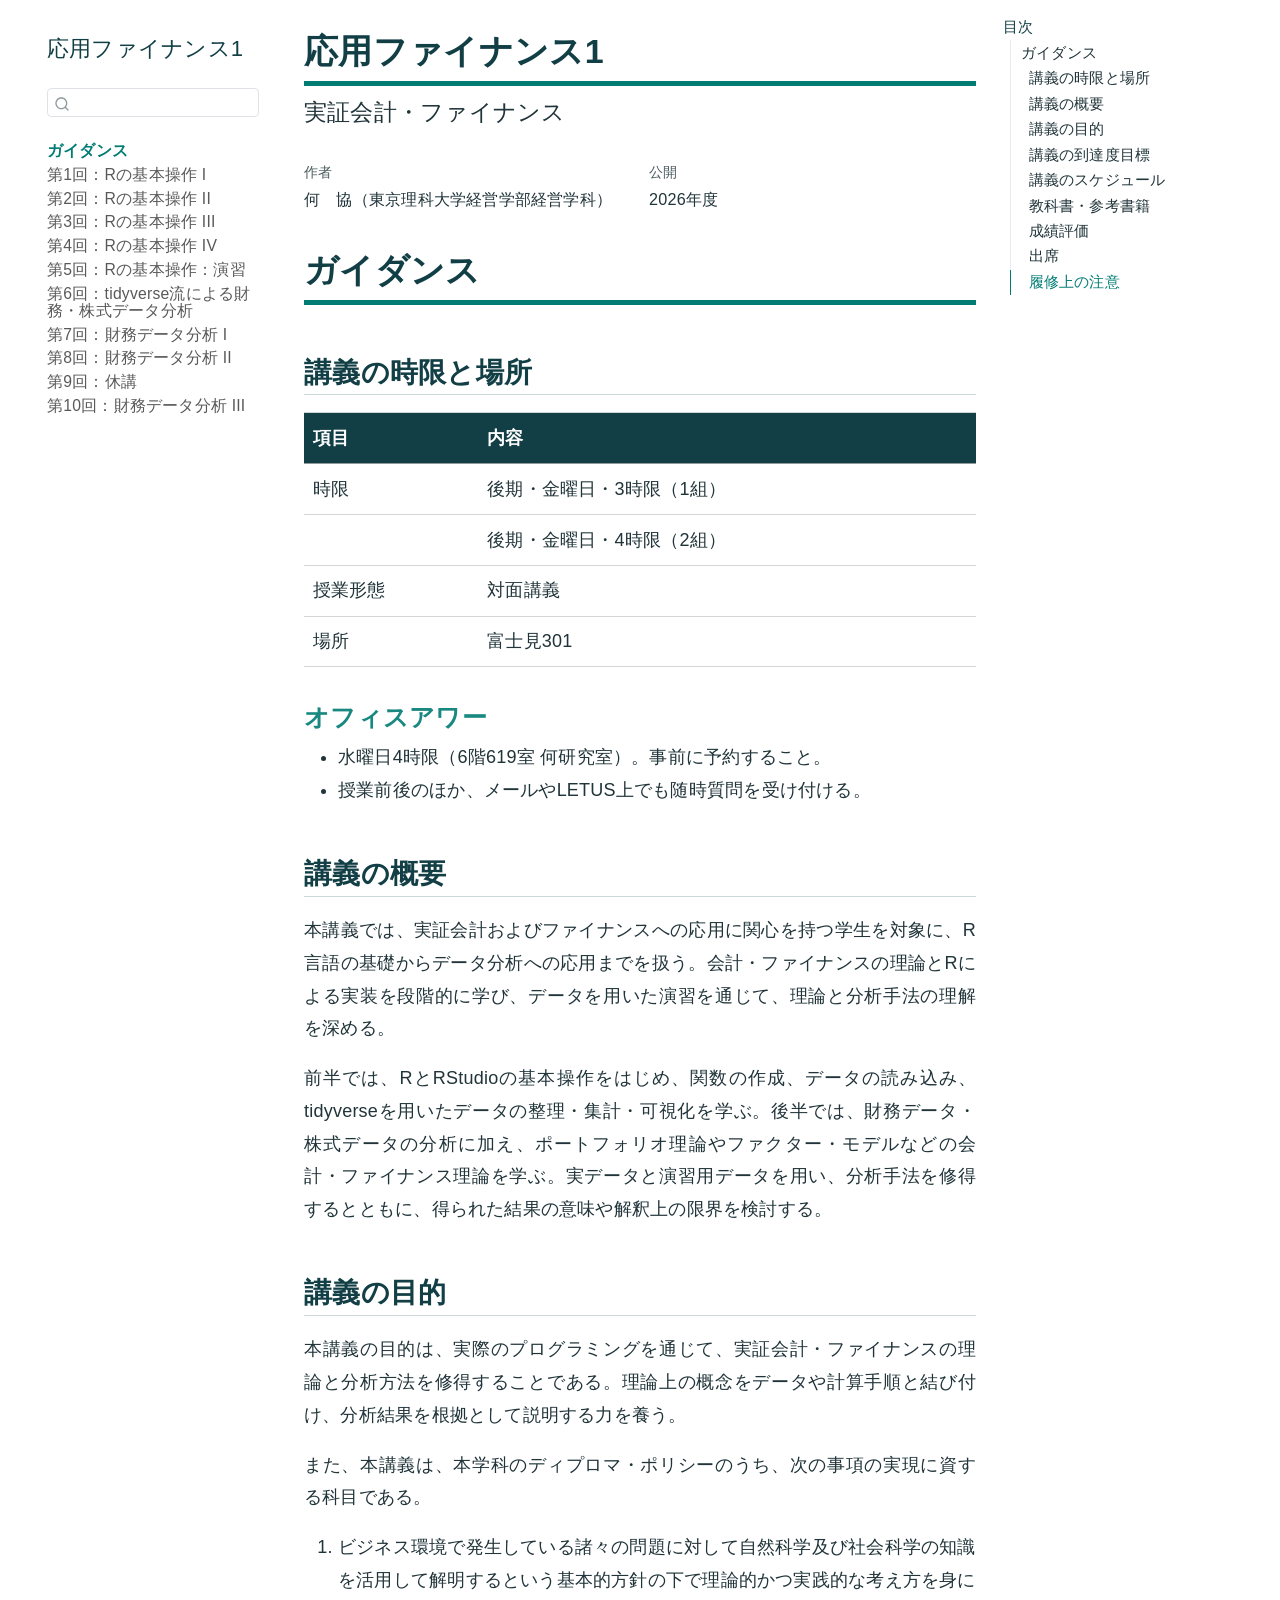
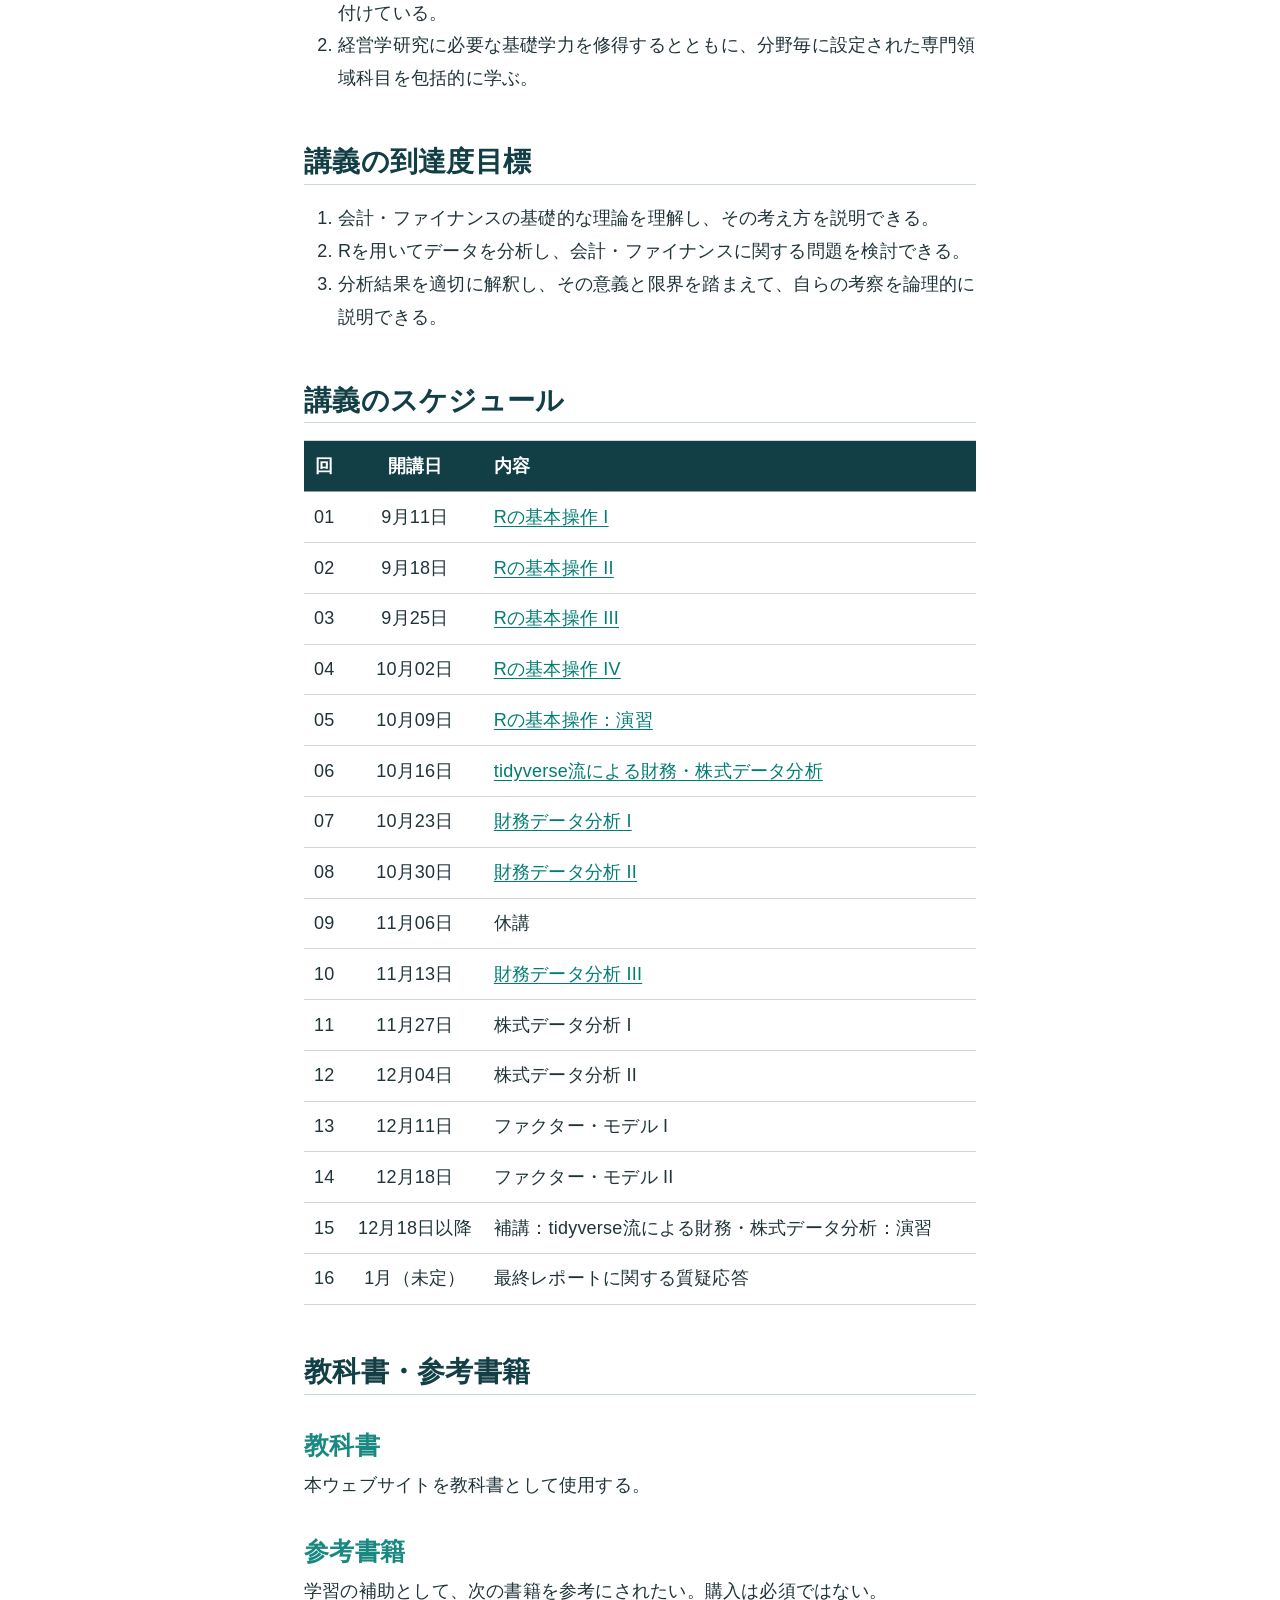
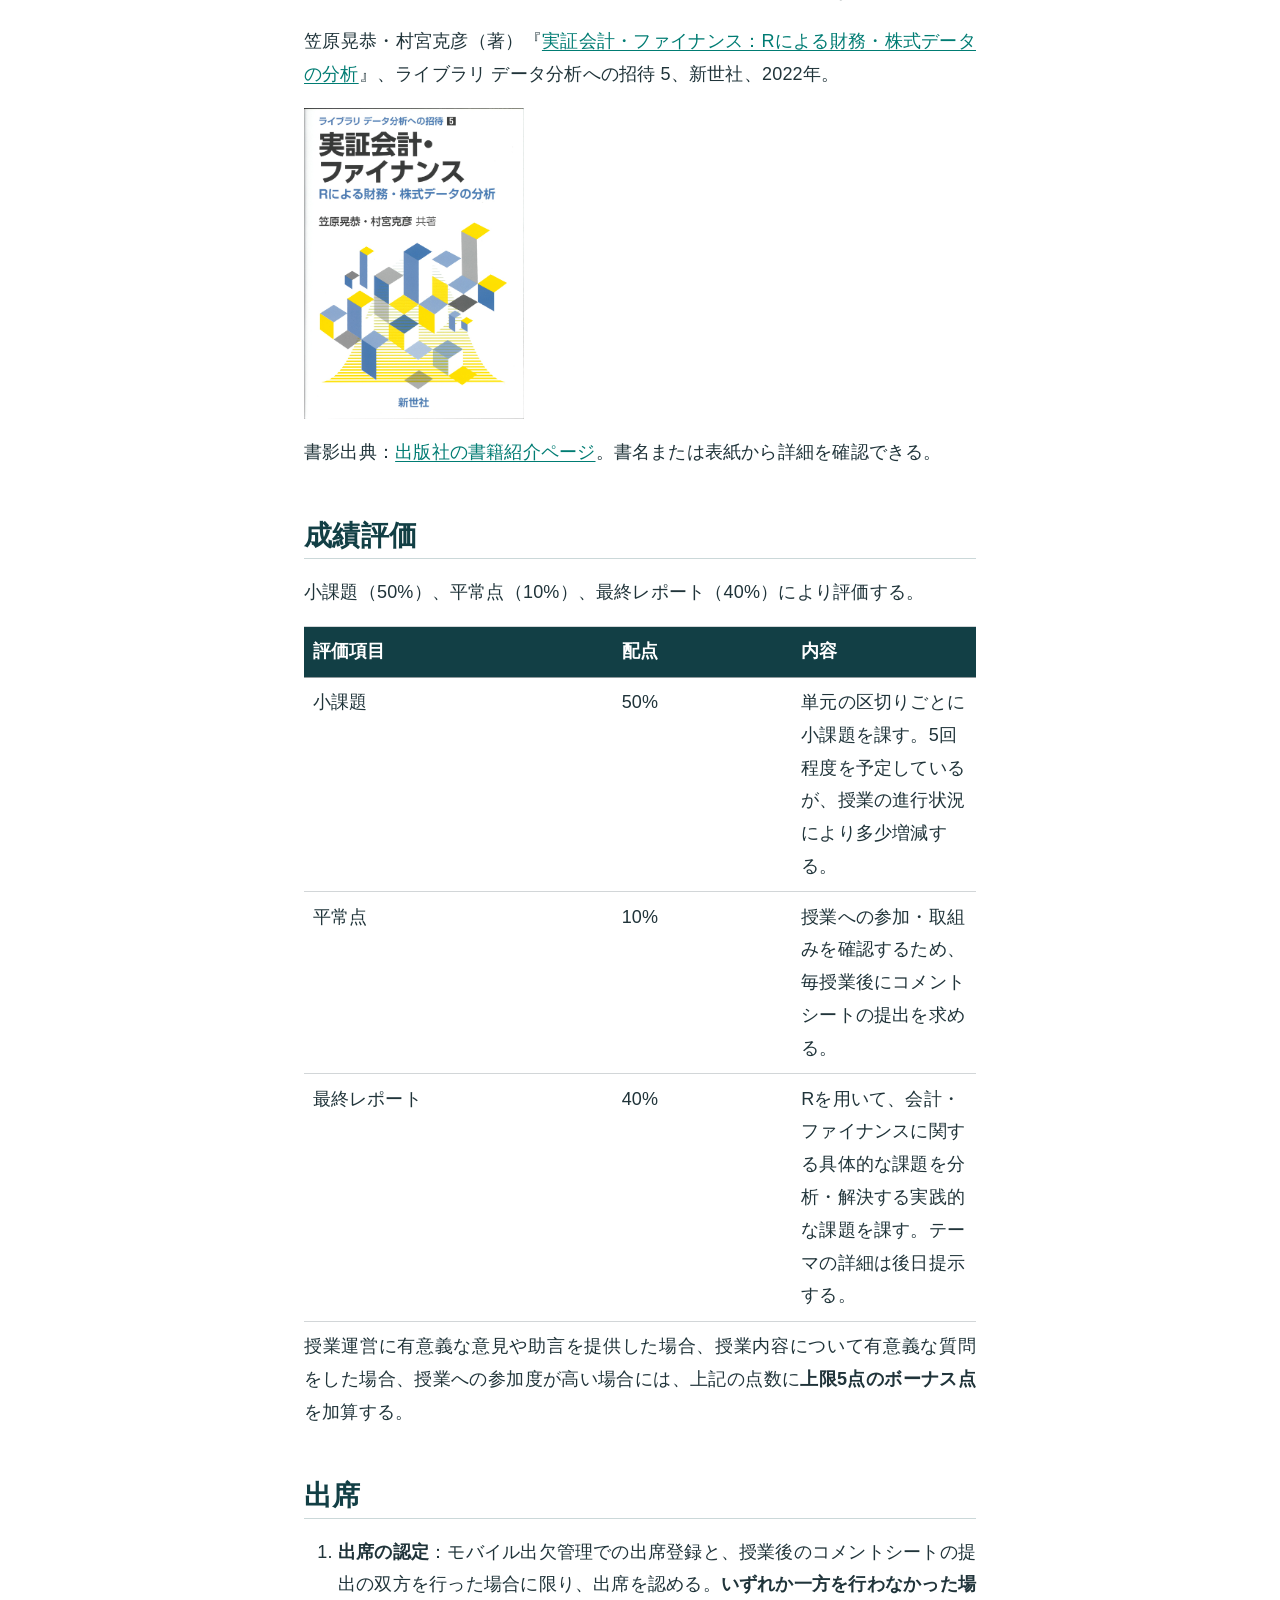
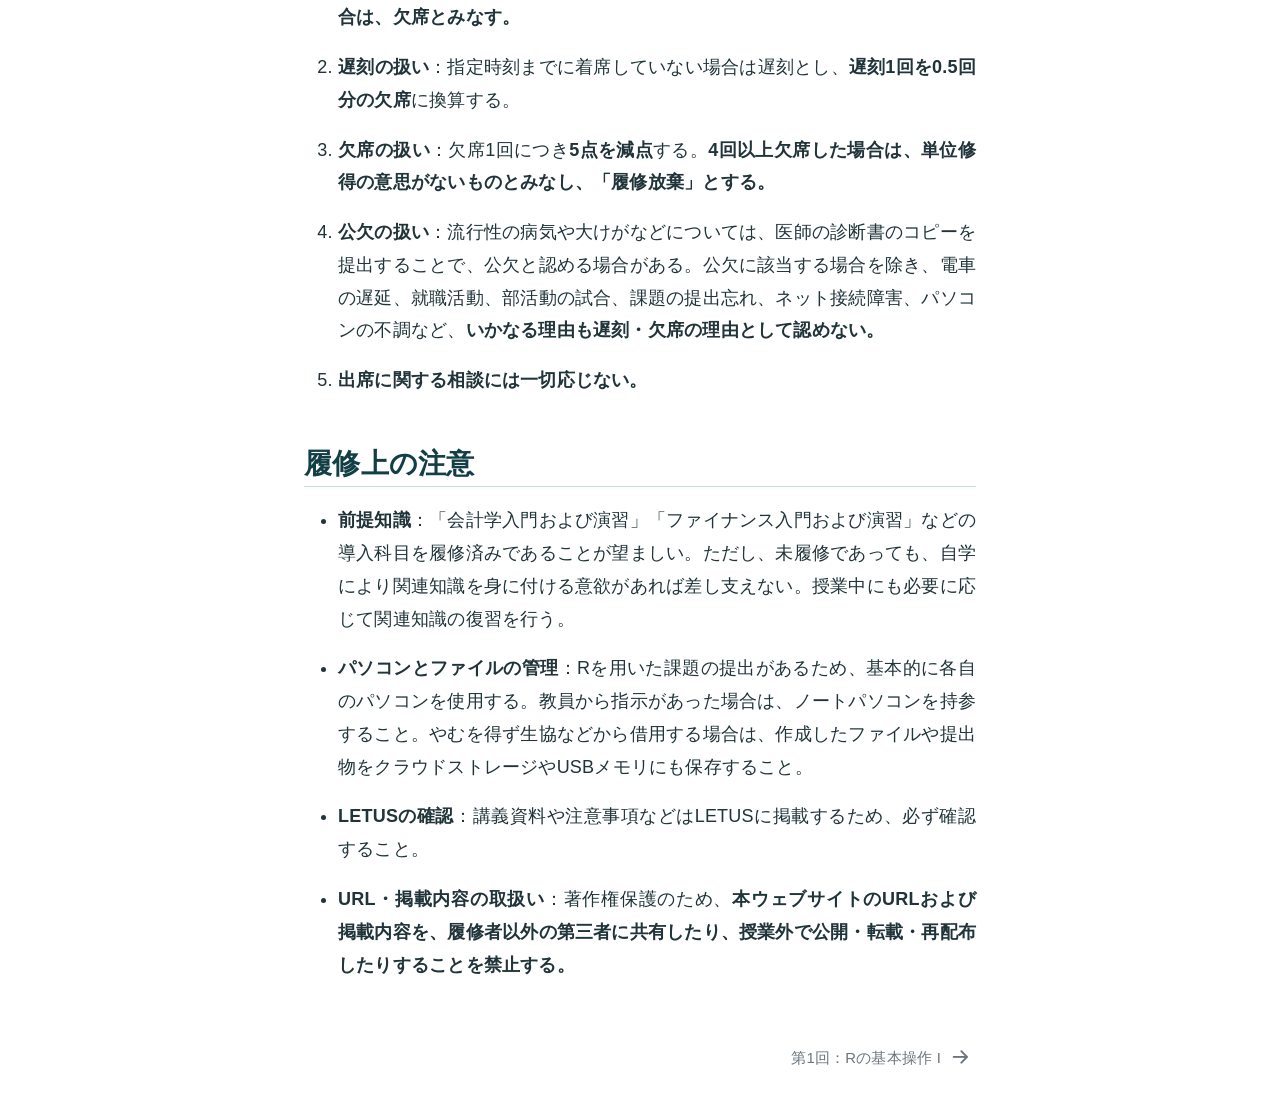
<file: index.html>
<!DOCTYPE html>
<html xmlns="http://www.w3.org/1999/xhtml" lang="ja" xml:lang="ja"><head>

<meta charset="utf-8">
<meta name="generator" content="quarto-1.10.18">

<meta name="viewport" content="width=device-width, initial-scale=1.0, user-scalable=yes">

<meta name="author" content="何　協（東京理科大学経営学部経営学科）">

<title>応用ファイナンス1</title>
<style>
/* Default styles provided by pandoc.
** See https://pandoc.org/MANUAL.html#variables-for-html for config info.
*/
span.smallcaps{font-variant: small-caps;}
div.columns{display: flex; gap: 1.5em;}
div.column{flex: auto;}
@media screen {
div.columns{gap: min(4vw, 1.5em);}
div.column{overflow-x: auto;}
}
div.hanging-indent{margin-left: 1.5em; text-indent: -1.5em;}
ul.task-list{list-style: none;}
ul.task-list li input[type="checkbox"] {
  width: 0.8em;
  margin: 0 0.8em 0.2em -1em; /* quarto-specific, see https://github.com/quarto-dev/quarto-cli/issues/4556 */ 
  vertical-align: middle;
}
</style>


<script src="site_libs/quarto-nav/quarto-nav.js"></script>
<script src="site_libs/quarto-nav/headroom.min.js"></script>
<script src="site_libs/clipboard/clipboard.min.js"></script>
<script src="site_libs/quarto-search/autocomplete.umd.js"></script>
<script src="site_libs/quarto-search/fuse.min.js"></script>
<script src="site_libs/quarto-search/quarto-search.js"></script>
<meta name="quarto:offset" content="./">
<link href="./lessons/01/index.html" rel="next">
<script src="site_libs/quarto-html/quarto.js" type="module"></script>
<script src="site_libs/quarto-html/tabsets/tabsets.js" type="module"></script>
<script src="site_libs/quarto-html/popper.min.js"></script>
<script src="site_libs/quarto-html/tippy.umd.min.js"></script>
<script src="site_libs/quarto-html/anchor.min.js"></script>
<link href="site_libs/quarto-html/tippy.css" rel="stylesheet">
<link href="site_libs/quarto-html/quarto-syntax-highlighting-37294f0e61b532b0f7ebd5ccc0471b30.css" rel="stylesheet" id="quarto-text-highlighting-styles">
<script src="site_libs/bootstrap/bootstrap.min.js"></script>
<link href="site_libs/bootstrap/bootstrap-icons.css" rel="stylesheet">
<link href="site_libs/bootstrap/bootstrap-2ca91016776c58decb83f80a962514dd.min.css" rel="stylesheet" append-hash="true" id="quarto-bootstrap" data-mode="light">
<script id="quarto-search-options" type="application/json">{
  "location": "sidebar",
  "copy-button": false,
  "collapse-after": 3,
  "panel-placement": "start",
  "type": "textbox",
  "limit": 50,
  "keyboard-shortcut": [
    "f",
    "/",
    "s"
  ],
  "language": {
    "search-no-results-text": "一致なし",
    "search-matching-documents-text": "一致した文書",
    "search-copy-link-title": "検索へのリンクをコピー",
    "search-hide-matches-text": "追加の検索結果を非表示",
    "search-more-match-text": "追加の検索結果",
    "search-more-matches-text": "追加の検索結果",
    "search-clear-button-title": "消去",
    "search-text-placeholder": "",
    "search-detached-cancel-button-title": "取消",
    "search-submit-button-title": "検索",
    "search-label": "サーチ"
  }
}</script>
<style>html{ scroll-behavior: smooth; }</style>


</head>

<body class="nav-sidebar floating quarto-light">

<div id="quarto-search-results"></div>
  <header id="quarto-header" class="headroom fixed-top">
  <nav class="quarto-secondary-nav">
    <div class="container-fluid d-flex">
      <button type="button" class="quarto-btn-toggle btn" data-bs-toggle="collapse" role="button" data-bs-target=".quarto-sidebar-collapse-item" aria-controls="quarto-sidebar" aria-expanded="false" aria-label="サイドバーを切り替える" onclick="if (window.quartoToggleHeadroom) { window.quartoToggleHeadroom(); }">
        <i class="bi bi-layout-text-sidebar-reverse"></i>
      </button>
        <nav class="quarto-page-breadcrumbs" aria-label="breadcrumb"><ol class="breadcrumb"><li class="breadcrumb-item"><a href="./index.html">ガイダンス</a></li></ol></nav>
        <a class="flex-grow-1" role="navigation" data-bs-toggle="collapse" data-bs-target=".quarto-sidebar-collapse-item" aria-controls="quarto-sidebar" aria-expanded="false" aria-label="サイドバーを切り替える" onclick="if (window.quartoToggleHeadroom) { window.quartoToggleHeadroom(); }">      
        </a>
      <button type="button" class="btn quarto-search-button" aria-label="サーチ" onclick="window.quartoOpenSearch();">
        <i class="bi bi-search"></i>
      </button>
    </div>
  </nav>
</header>
<!-- content -->
<div id="quarto-content" class="quarto-container page-columns page-rows-contents page-layout-article">
<!-- sidebar -->
  <nav id="quarto-sidebar" class="sidebar collapse collapse-horizontal quarto-sidebar-collapse-item sidebar-navigation floating overflow-auto">
    <div class="pt-lg-2 mt-2 text-left sidebar-header">
    <div class="sidebar-title mb-0 py-0">
      <a href="./">応用ファイナンス1</a> 
    </div>
      </div>
        <div class="mt-2 flex-shrink-0 align-items-center">
        <div class="sidebar-search">
        <div id="quarto-search" class="" title="サーチ"></div>
        </div>
        </div>
    <div class="sidebar-menu-container"> 
    <ul class="list-unstyled mt-1">
        <li class="sidebar-item">
  <div class="sidebar-item-container"> 
  <a href="./index.html" class="sidebar-item-text sidebar-link active">
 <span class="menu-text">ガイダンス</span></a>
  </div>
</li>
        <li class="sidebar-item">
  <div class="sidebar-item-container"> 
  <a href="./lessons/01/index.html" class="sidebar-item-text sidebar-link">
 <span class="menu-text">第1回：Rの基本操作 I</span></a>
  </div>
</li>
        <li class="sidebar-item">
  <div class="sidebar-item-container"> 
  <a href="./lessons/02/index.html" class="sidebar-item-text sidebar-link">
 <span class="menu-text">第2回：Rの基本操作 II</span></a>
  </div>
</li>
        <li class="sidebar-item">
  <div class="sidebar-item-container"> 
  <a href="./lessons/03/index.html" class="sidebar-item-text sidebar-link">
 <span class="menu-text">第3回：Rの基本操作 III</span></a>
  </div>
</li>
        <li class="sidebar-item">
  <div class="sidebar-item-container"> 
  <a href="./lessons/04/index.html" class="sidebar-item-text sidebar-link">
 <span class="menu-text">第4回：Rの基本操作 IV</span></a>
  </div>
</li>
        <li class="sidebar-item">
  <div class="sidebar-item-container"> 
  <a href="./lessons/05/index.html" class="sidebar-item-text sidebar-link">
 <span class="menu-text">第5回：Rの基本操作：演習</span></a>
  </div>
</li>
        <li class="sidebar-item">
  <div class="sidebar-item-container"> 
  <a href="./lessons/06/index.html" class="sidebar-item-text sidebar-link">
 <span class="menu-text">第6回：tidyverse流による財務・株式データ分析</span></a>
  </div>
</li>
        <li class="sidebar-item">
  <div class="sidebar-item-container"> 
  <a href="./lessons/07/index.html" class="sidebar-item-text sidebar-link">
 <span class="menu-text">第7回：財務データ分析 I</span></a>
  </div>
</li>
        <li class="sidebar-item">
  <div class="sidebar-item-container"> 
  <a href="./lessons/08/index.html" class="sidebar-item-text sidebar-link">
 <span class="menu-text">第8回：財務データ分析 II</span></a>
  </div>
</li>
        <li class="sidebar-item">
  <div class="sidebar-item-container"> 
  <a href="./lessons/09/index.html" class="sidebar-item-text sidebar-link">
 <span class="menu-text">第9回：休講</span></a>
  </div>
</li>
        <li class="sidebar-item">
  <div class="sidebar-item-container"> 
  <a href="./lessons/10/index.html" class="sidebar-item-text sidebar-link">
 <span class="menu-text">第10回：財務データ分析 III</span></a>
  </div>
</li>
    </ul>
    </div>
</nav>
<div id="quarto-sidebar-glass" class="quarto-sidebar-collapse-item" data-bs-toggle="collapse" data-bs-target=".quarto-sidebar-collapse-item"></div>
<!-- margin-sidebar -->
    <div id="quarto-margin-sidebar" class="sidebar margin-sidebar">
        <nav id="TOC" role="doc-toc" class="toc-active">
    <h2 id="toc-title">目次</h2>
   
  <ul>
  <li><a href="#ガイダンス" id="toc-ガイダンス" class="nav-link active" data-scroll-target="#ガイダンス">ガイダンス</a>
  <ul class="collapse">
  <li><a href="#講義の時限と場所" id="toc-講義の時限と場所" class="nav-link" data-scroll-target="#講義の時限と場所">講義の時限と場所</a>
  <ul class="collapse">
  <li><a href="#オフィスアワー" id="toc-オフィスアワー" class="nav-link" data-scroll-target="#オフィスアワー">オフィスアワー</a></li>
  </ul></li>
  <li><a href="#講義の概要" id="toc-講義の概要" class="nav-link" data-scroll-target="#講義の概要">講義の概要</a></li>
  <li><a href="#講義の目的" id="toc-講義の目的" class="nav-link" data-scroll-target="#講義の目的">講義の目的</a></li>
  <li><a href="#講義の到達度目標" id="toc-講義の到達度目標" class="nav-link" data-scroll-target="#講義の到達度目標">講義の到達度目標</a></li>
  <li><a href="#講義のスケジュール" id="toc-講義のスケジュール" class="nav-link" data-scroll-target="#講義のスケジュール">講義のスケジュール</a></li>
  <li><a href="#教科書参考書籍" id="toc-教科書参考書籍" class="nav-link" data-scroll-target="#教科書参考書籍">教科書・参考書籍</a>
  <ul class="collapse">
  <li><a href="#教科書" id="toc-教科書" class="nav-link" data-scroll-target="#教科書">教科書</a></li>
  <li><a href="#参考書籍" id="toc-参考書籍" class="nav-link" data-scroll-target="#参考書籍">参考書籍</a></li>
  </ul></li>
  <li><a href="#成績評価" id="toc-成績評価" class="nav-link" data-scroll-target="#成績評価">成績評価</a></li>
  <li><a href="#出席" id="toc-出席" class="nav-link" data-scroll-target="#出席">出席</a></li>
  <li><a href="#履修上の注意" id="toc-履修上の注意" class="nav-link" data-scroll-target="#履修上の注意">履修上の注意</a></li>
  </ul></li>
  </ul>
</nav>
    </div>
<!-- main -->
<main class="content" id="quarto-document-content">

<header id="title-block-header" class="quarto-title-block default">
<div class="quarto-title">
<h1 class="title">応用ファイナンス1</h1>
<p class="subtitle lead">実証会計・ファイナンス</p>
</div>



<div class="quarto-title-meta">

    <div>
    <div class="quarto-title-meta-heading">作者</div>
    <div class="quarto-title-meta-contents">
             <p>何　協（東京理科大学経営学部経営学科） </p>
          </div>
  </div>
    
    <div>
    <div class="quarto-title-meta-heading">公開</div>
    <div class="quarto-title-meta-contents">
      <p class="date">2026年度</p>
    </div>
  </div>
  
    
  </div>
  


</header>


<section id="ガイダンス" class="level1 unnumbered">
<h1 class="unnumbered">ガイダンス</h1>
<section id="講義の時限と場所" class="level2">
<h2 class="anchored" data-anchor-id="講義の時限と場所">講義の時限と場所</h2>
<table class="caption-top table">
<thead>
<tr class="header">
<th>項目</th>
<th>内容</th>
</tr>
</thead>
<tbody>
<tr class="odd">
<td>時限</td>
<td>後期・金曜日・3時限（1組）</td>
</tr>
<tr class="even">
<td></td>
<td>後期・金曜日・4時限（2組）</td>
</tr>
<tr class="odd">
<td>授業形態</td>
<td>対面講義</td>
</tr>
<tr class="even">
<td>場所</td>
<td>富士見301</td>
</tr>
</tbody>
</table>
<section id="オフィスアワー" class="level3">
<h3 class="anchored" data-anchor-id="オフィスアワー">オフィスアワー</h3>
<ul>
<li>水曜日4時限（6階619室 何研究室）。事前に予約すること。</li>
<li>授業前後のほか、メールやLETUS上でも随時質問を受け付ける。</li>
</ul>
</section>
</section>
<section id="講義の概要" class="level2">
<h2 class="anchored" data-anchor-id="講義の概要">講義の概要</h2>
<p>本講義では、実証会計およびファイナンスへの応用に関心を持つ学生を対象に、R言語の基礎からデータ分析への応用までを扱う。会計・ファイナンスの理論とRによる実装を段階的に学び、データを用いた演習を通じて、理論と分析手法の理解を深める。</p>
<p>前半では、RとRStudioの基本操作をはじめ、関数の作成、データの読み込み、tidyverseを用いたデータの整理・集計・可視化を学ぶ。後半では、財務データ・株式データの分析に加え、ポートフォリオ理論やファクター・モデルなどの会計・ファイナンス理論を学ぶ。実データと演習用データを用い、分析手法を修得するとともに、得られた結果の意味や解釈上の限界を検討する。</p>
</section>
<section id="講義の目的" class="level2">
<h2 class="anchored" data-anchor-id="講義の目的">講義の目的</h2>
<p>本講義の目的は、実際のプログラミングを通じて、実証会計・ファイナンスの理論と分析方法を修得することである。理論上の概念をデータや計算手順と結び付け、分析結果を根拠として説明する力を養う。</p>
<p>また、本講義は、本学科のディプロマ・ポリシーのうち、次の事項の実現に資する科目である。</p>
<ol type="1">
<li>ビジネス環境で発生している諸々の問題に対して自然科学及び社会科学の知識を活用して解明するという基本的方針の下で理論的かつ実践的な考え方を身に付けている。</li>
<li>経営学研究に必要な基礎学力を修得するとともに、分野毎に設定された専門領域科目を包括的に学ぶ。</li>
</ol>
</section>
<section id="講義の到達度目標" class="level2">
<h2 class="anchored" data-anchor-id="講義の到達度目標">講義の到達度目標</h2>
<ol type="1">
<li>会計・ファイナンスの基礎的な理論を理解し、その考え方を説明できる。</li>
<li>Rを用いてデータを分析し、会計・ファイナンスに関する問題を検討できる。</li>
<li>分析結果を適切に解釈し、その意義と限界を踏まえて、自らの考察を論理的に説明できる。</li>
</ol>
</section>
<section id="講義のスケジュール" class="level2">
<h2 class="anchored" data-anchor-id="講義のスケジュール">講義のスケジュール</h2>
<table class="caption-top table">
<thead>
<tr class="header">
<th style="text-align: center;">回</th>
<th style="text-align: center;">開講日</th>
<th>内容</th>
</tr>
</thead>
<tbody>
<tr class="odd">
<td style="text-align: center;">01</td>
<td style="text-align: center;">9月11日</td>
<td><a href="./lessons/01/index.html">Rの基本操作 I</a></td>
</tr>
<tr class="even">
<td style="text-align: center;">02</td>
<td style="text-align: center;">9月18日</td>
<td><a href="./lessons/02/index.html">Rの基本操作 II</a></td>
</tr>
<tr class="odd">
<td style="text-align: center;">03</td>
<td style="text-align: center;">9月25日</td>
<td><a href="./lessons/03/index.html">Rの基本操作 III</a></td>
</tr>
<tr class="even">
<td style="text-align: center;">04</td>
<td style="text-align: center;">10月02日</td>
<td><a href="./lessons/04/index.html">Rの基本操作 IV</a></td>
</tr>
<tr class="odd">
<td style="text-align: center;">05</td>
<td style="text-align: center;">10月09日</td>
<td><a href="./lessons/05/index.html">Rの基本操作：演習</a></td>
</tr>
<tr class="even">
<td style="text-align: center;">06</td>
<td style="text-align: center;">10月16日</td>
<td><a href="./lessons/06/index.html">tidyverse流による財務・株式データ分析</a></td>
</tr>
<tr class="odd">
<td style="text-align: center;">07</td>
<td style="text-align: center;">10月23日</td>
<td><a href="./lessons/07/index.html">財務データ分析 I</a></td>
</tr>
<tr class="even">
<td style="text-align: center;">08</td>
<td style="text-align: center;">10月30日</td>
<td><a href="./lessons/08/index.html">財務データ分析 II</a></td>
</tr>
<tr class="odd">
<td style="text-align: center;">09</td>
<td style="text-align: center;">11月06日</td>
<td>休講</td>
</tr>
<tr class="even">
<td style="text-align: center;">10</td>
<td style="text-align: center;">11月13日</td>
<td><a href="./lessons/10/index.html">財務データ分析 III</a></td>
</tr>
<tr class="odd">
<td style="text-align: center;">11</td>
<td style="text-align: center;">11月27日</td>
<td>株式データ分析 I</td>
</tr>
<tr class="even">
<td style="text-align: center;">12</td>
<td style="text-align: center;">12月04日</td>
<td>株式データ分析 II</td>
</tr>
<tr class="odd">
<td style="text-align: center;">13</td>
<td style="text-align: center;">12月11日</td>
<td>ファクター・モデル I</td>
</tr>
<tr class="even">
<td style="text-align: center;">14</td>
<td style="text-align: center;">12月18日</td>
<td>ファクター・モデル II</td>
</tr>
<tr class="odd">
<td style="text-align: center;">15</td>
<td style="text-align: center;">12月18日以降</td>
<td>補講：tidyverse流による財務・株式データ分析：演習</td>
</tr>
<tr class="even">
<td style="text-align: center;">16</td>
<td style="text-align: center;">1月（未定）</td>
<td>最終レポートに関する質疑応答</td>
</tr>
</tbody>
</table>
</section>
<section id="教科書参考書籍" class="level2">
<h2 class="anchored" data-anchor-id="教科書参考書籍">教科書・参考書籍</h2>
<section id="教科書" class="level3">
<h3 class="anchored" data-anchor-id="教科書">教科書</h3>
<p>本ウェブサイトを教科書として使用する。</p>
</section>
<section id="参考書籍" class="level3">
<h3 class="anchored" data-anchor-id="参考書籍">参考書籍</h3>
<p>学習の補助として、次の書籍を参考にされたい。購入は必須ではない。</p>
<p>笠原晃恭・村宮克彦（著）『<a href="https://www.saiensu.co.jp/search/?isbn=978-4-88384-349-7&amp;y=2022">実証会計・ファイナンス：Rによる財務・株式データの分析</a>』、ライブラリ データ分析への招待 5、新世社、2022年。</p>
<p><a href="https://www.saiensu.co.jp/search/?isbn=978-4-88384-349-7&amp;y=2022"><img src="images/empirical-accounting-finance-cover.jpg" class="img-fluid" alt="笠原晃恭・村宮克彦著『実証会計・ファイナンス：Rによる財務・株式データの分析』の表紙" width="220"></a></p>
<p>書影出典：<a href="https://www.saiensu.co.jp/search/?isbn=978-4-88384-349-7&amp;y=2022">出版社の書籍紹介ページ</a>。書名または表紙から詳細を確認できる。</p>
</section>
</section>
<section id="成績評価" class="level2">
<h2 class="anchored" data-anchor-id="成績評価">成績評価</h2>
<p>小課題（50%）、平常点（10%）、最終レポート（40%）により評価する。</p>
<table class="caption-top table">
<colgroup>
<col style="width: 27%">
<col style="width: 45%">
<col style="width: 27%">
</colgroup>
<thead>
<tr class="header">
<th>評価項目</th>
<th style="text-align: center;">配点</th>
<th>内容</th>
</tr>
</thead>
<tbody>
<tr class="odd">
<td>小課題</td>
<td style="text-align: center;">50%</td>
<td>単元の区切りごとに小課題を課す。5回程度を予定しているが、授業の進行状況により多少増減する。</td>
</tr>
<tr class="even">
<td>平常点</td>
<td style="text-align: center;">10%</td>
<td>授業への参加・取組みを確認するため、毎授業後にコメントシートの提出を求める。</td>
</tr>
<tr class="odd">
<td>最終レポート</td>
<td style="text-align: center;">40%</td>
<td>Rを用いて、会計・ファイナンスに関する具体的な課題を分析・解決する実践的な課題を課す。テーマの詳細は後日提示する。</td>
</tr>
</tbody>
</table>
<p>授業運営に有意義な意見や助言を提供した場合、授業内容について有意義な質問をした場合、授業への参加度が高い場合には、上記の点数に<strong>上限5点のボーナス点</strong>を加算する。</p>
</section>
<section id="出席" class="level2">
<h2 class="anchored" data-anchor-id="出席">出席</h2>
<ol type="1">
<li><p><strong>出席の認定</strong>：モバイル出欠管理での出席登録と、授業後のコメントシートの提出の双方を行った場合に限り、出席を認める。<strong>いずれか一方を行わなかった場合は、欠席とみなす。</strong></p></li>
<li><p><strong>遅刻の扱い</strong>：指定時刻までに着席していない場合は遅刻とし、<strong>遅刻1回を0.5回分の欠席</strong>に換算する。</p></li>
<li><p><strong>欠席の扱い</strong>：欠席1回につき<strong>5点を減点</strong>する。<strong>4回以上欠席した場合は、単位修得の意思がないものとみなし、「履修放棄」とする。</strong></p></li>
<li><p><strong>公欠の扱い</strong>：流行性の病気や大けがなどについては、医師の診断書のコピーを提出することで、公欠と認める場合がある。公欠に該当する場合を除き、電車の遅延、就職活動、部活動の試合、課題の提出忘れ、ネット接続障害、パソコンの不調など、<strong>いかなる理由も遅刻・欠席の理由として認めない。</strong></p></li>
<li><p><strong>出席に関する相談には一切応じない。</strong></p></li>
</ol>
</section>
<section id="履修上の注意" class="level2">
<h2 class="anchored" data-anchor-id="履修上の注意">履修上の注意</h2>
<ul>
<li><p><strong>前提知識</strong>：「会計学入門および演習」「ファイナンス入門および演習」などの導入科目を履修済みであることが望ましい。ただし、未履修であっても、自学により関連知識を身に付ける意欲があれば差し支えない。授業中にも必要に応じて関連知識の復習を行う。</p></li>
<li><p><strong>パソコンとファイルの管理</strong>：Rを用いた課題の提出があるため、基本的に各自のパソコンを使用する。教員から指示があった場合は、ノートパソコンを持参すること。やむを得ず生協などから借用する場合は、作成したファイルや提出物をクラウドストレージやUSBメモリにも保存すること。</p></li>
<li><p><strong>LETUSの確認</strong>：講義資料や注意事項などはLETUSに掲載するため、必ず確認すること。</p></li>
<li><p><strong>URL・掲載内容の取扱い</strong>：著作権保護のため、<strong>本ウェブサイトのURLおよび掲載内容を、履修者以外の第三者に共有したり、授業外で公開・転載・再配布したりすることを禁止する。</strong></p></li>
</ul>


</section>
</section>

</main> <!-- /main -->
<script id="quarto-html-after-body" type="application/javascript">
  window.document.addEventListener("DOMContentLoaded", function (event) {
    const icon = "";
    const anchorJS = new window.AnchorJS();
    anchorJS.options = {
      placement: 'right',
      icon: icon
    };
    anchorJS.add('.anchored');
    const isCodeAnnotation = (el) => {
      for (const clz of el.classList) {
        if (clz.startsWith('code-annotation-')) {                     
          return true;
        }
      }
      return false;
    }
    const onCopySuccess = function(e) {
      // button target
      const button = e.trigger;
      // don't keep focus
      button.blur();
      // flash "checked"
      button.classList.add('code-copy-button-checked');
      var currentTitle = button.getAttribute("title");
      button.setAttribute("title", "コピーしました");
      let tooltip;
      if (window.bootstrap) {
        button.setAttribute("data-bs-toggle", "tooltip");
        button.setAttribute("data-bs-placement", "left");
        button.setAttribute("data-bs-title", "コピーしました");
        tooltip = new bootstrap.Tooltip(button, 
          { trigger: "manual", 
            customClass: "code-copy-button-tooltip",
            offset: [0, -8]});
        tooltip.show();    
      }
      setTimeout(function() {
        if (tooltip) {
          tooltip.hide();
          button.removeAttribute("data-bs-title");
          button.removeAttribute("data-bs-toggle");
          button.removeAttribute("data-bs-placement");
        }
        button.setAttribute("title", currentTitle);
        button.classList.remove('code-copy-button-checked');
      }, 1000);
      // clear code selection
      e.clearSelection();
    }
    const getTextToCopy = function(trigger) {
      const outerScaffold = trigger.parentElement.cloneNode(true);
      const codeEl = outerScaffold.querySelector('code');
      for (const childEl of codeEl.children) {
        if (isCodeAnnotation(childEl)) {
          childEl.remove();
        }
      }
      return codeEl.innerText;
    }
    const clipboard = new window.ClipboardJS('.code-copy-button:not([data-in-quarto-modal])', {
      text: getTextToCopy
    });
    clipboard.on('success', onCopySuccess);
    if (window.document.getElementById('quarto-embedded-source-code-modal')) {
      const clipboardModal = new window.ClipboardJS('.code-copy-button[data-in-quarto-modal]', {
        text: getTextToCopy,
        container: window.document.getElementById('quarto-embedded-source-code-modal')
      });
      clipboardModal.on('success', onCopySuccess);
    }
      var localhostRegex = new RegExp(/^(?:http|https):\/\/localhost\:?[0-9]*\//);
      var mailtoRegex = new RegExp(/^mailto:/);
        var filterRegex = new RegExp('/' + window.location.host + '/');
      var isInternal = (href) => {
          return filterRegex.test(href) || localhostRegex.test(href) || mailtoRegex.test(href);
      }
      // Inspect non-navigation links and adorn them if external
     var links = window.document.querySelectorAll('a[href]:not(.nav-link):not(.navbar-brand):not(.toc-action):not(.sidebar-link):not(.sidebar-item-toggle):not(.pagination-link):not(.no-external):not([aria-hidden]):not(.dropdown-item):not(.quarto-navigation-tool):not(.about-link)');
      for (var i=0; i<links.length; i++) {
        const link = links[i];
        if (!isInternal(link.href)) {
          // undo the damage that might have been done by quarto-nav.js in the case of
          // links that we want to consider external
          if (link.dataset.originalHref !== undefined) {
            link.href = link.dataset.originalHref;
          }
        }
      }
    function tippyHover(el, contentFn, onTriggerFn, onUntriggerFn) {
      const config = {
        allowHTML: true,
        maxWidth: 500,
        delay: 100,
        arrow: false,
        appendTo: function(el) {
            return el.parentElement;
        },
        interactive: true,
        interactiveBorder: 10,
        theme: 'quarto',
        placement: 'bottom-start',
      };
      if (contentFn) {
        config.content = contentFn;
      }
      if (onTriggerFn) {
        config.onTrigger = onTriggerFn;
      }
      if (onUntriggerFn) {
        config.onUntrigger = onUntriggerFn;
      }
      window.tippy(el, config); 
    }
    const noterefs = window.document.querySelectorAll('a[role="doc-noteref"]');
    for (var i=0; i<noterefs.length; i++) {
      const ref = noterefs[i];
      tippyHover(ref, function() {
        // use id or data attribute instead here
        let href = ref.getAttribute('data-footnote-href') || ref.getAttribute('href');
        try { href = new URL(href).hash; } catch {}
        const id = href.replace(/^#\/?/, "");
        const note = window.document.getElementById(id);
        if (note) {
          return note.innerHTML;
        } else {
          return "";
        }
      });
    }
    const xrefs = window.document.querySelectorAll('a.quarto-xref');
    const processXRef = (id, note) => {
      // Strip column container classes
      const stripColumnClz = (el) => {
        el.classList.remove("page-full", "page-columns");
        if (el.children) {
          for (const child of el.children) {
            stripColumnClz(child);
          }
        }
      }
      stripColumnClz(note)
      if (id === null || id.startsWith('sec-')) {
        // Special case sections, only their first couple elements
        const container = document.createElement("div");
        if (note.children && note.children.length > 2) {
          container.appendChild(note.children[0].cloneNode(true));
          for (let i = 1; i < note.children.length; i++) {
            const child = note.children[i];
            if (child.tagName === "P" && child.innerText === "") {
              continue;
            } else {
              container.appendChild(child.cloneNode(true));
              break;
            }
          }
          if (window.Quarto?.typesetMath) {
            window.Quarto.typesetMath(container);
          }
          return container.innerHTML
        } else {
          if (window.Quarto?.typesetMath) {
            window.Quarto.typesetMath(note);
          }
          return note.innerHTML;
        }
      } else {
        // Remove any anchor links if they are present
        const anchorLink = note.querySelector('a.anchorjs-link');
        if (anchorLink) {
          anchorLink.remove();
        }
        if (window.Quarto?.typesetMath) {
          window.Quarto.typesetMath(note);
        }
        if (note.classList.contains("callout")) {
          return note.outerHTML;
        } else {
          return note.innerHTML;
        }
      }
    }
    for (var i=0; i<xrefs.length; i++) {
      const xref = xrefs[i];
      tippyHover(xref, undefined, function(instance) {
        instance.disable();
        let url = xref.getAttribute('href');
        let hash = undefined; 
        if (url.startsWith('#')) {
          hash = url;
        } else {
          try { hash = new URL(url).hash; } catch {}
        }
        if (hash) {
          const id = hash.replace(/^#\/?/, "");
          const note = window.document.getElementById(id);
          if (note !== null) {
            try {
              const html = processXRef(id, note.cloneNode(true));
              instance.setContent(html);
            } finally {
              instance.enable();
              instance.show();
            }
          } else {
            // See if we can fetch this
            fetch(url.split('#')[0])
            .then(res => res.text())
            .then(html => {
              const parser = new DOMParser();
              const htmlDoc = parser.parseFromString(html, "text/html");
              const note = htmlDoc.getElementById(id);
              if (note !== null) {
                const html = processXRef(id, note);
                instance.setContent(html);
              } 
            }).finally(() => {
              instance.enable();
              instance.show();
            });
          }
        } else {
          // See if we can fetch a full url (with no hash to target)
          // This is a special case and we should probably do some content thinning / targeting
          fetch(url)
          .then(res => res.text())
          .then(html => {
            const parser = new DOMParser();
            const htmlDoc = parser.parseFromString(html, "text/html");
            const note = htmlDoc.querySelector('main.content');
            if (note !== null) {
              // This should only happen for chapter cross references
              // (since there is no id in the URL)
              // remove the first header
              if (note.children.length > 0 && note.children[0].tagName === "HEADER") {
                note.children[0].remove();
              }
              const html = processXRef(null, note);
              instance.setContent(html);
            } 
          }).finally(() => {
            instance.enable();
            instance.show();
          });
        }
      }, function(instance) {
      });
    }
        let selectedAnnoteEl;
        const selectorForAnnotation = ( cell, annotation) => {
          let cellAttr = 'data-code-cell="' + cell + '"';
          let lineAttr = 'data-code-annotation="' +  annotation + '"';
          const selector = 'span[' + cellAttr + '][' + lineAttr + ']';
          return selector;
        }
        const selectCodeLines = (annoteEl) => {
          const doc = window.document;
          const targetCell = annoteEl.getAttribute("data-target-cell");
          const targetAnnotation = annoteEl.getAttribute("data-target-annotation");
          const annoteSpan = window.document.querySelector(selectorForAnnotation(targetCell, targetAnnotation));
          const lines = annoteSpan.getAttribute("data-code-lines").split(",");
          const lineIds = lines.map((line) => {
            return targetCell + "-" + line;
          })
          let top = null;
          let height = null;
          let parent = null;
          if (lineIds.length > 0) {
              //compute the position of the single el (top and bottom and make a div)
              const el = window.document.getElementById(lineIds[0]);
              top = el.offsetTop;
              height = el.offsetHeight;
              parent = el.parentElement.parentElement;
            if (lineIds.length > 1) {
              const lastEl = window.document.getElementById(lineIds[lineIds.length - 1]);
              const bottom = lastEl.offsetTop + lastEl.offsetHeight;
              height = bottom - top;
            }
            if (top !== null && height !== null && parent !== null) {
              // cook up a div (if necessary) and position it 
              let div = window.document.getElementById("code-annotation-line-highlight");
              if (div === null) {
                div = window.document.createElement("div");
                div.setAttribute("id", "code-annotation-line-highlight");
                div.style.position = 'absolute';
                parent.appendChild(div);
              }
              div.style.top = top - 2 + "px";
              div.style.height = height + 4 + "px";
              div.style.left = 0;
              let gutterDiv = window.document.getElementById("code-annotation-line-highlight-gutter");
              if (gutterDiv === null) {
                gutterDiv = window.document.createElement("div");
                gutterDiv.setAttribute("id", "code-annotation-line-highlight-gutter");
                gutterDiv.style.position = 'absolute';
                const codeCell = window.document.getElementById(targetCell);
                const gutter = codeCell.querySelector('.code-annotation-gutter');
                gutter.appendChild(gutterDiv);
              }
              gutterDiv.style.top = top - 2 + "px";
              gutterDiv.style.height = height + 4 + "px";
            }
            selectedAnnoteEl = annoteEl;
          }
        };
        const unselectCodeLines = () => {
          const elementsIds = ["code-annotation-line-highlight", "code-annotation-line-highlight-gutter"];
          elementsIds.forEach((elId) => {
            const div = window.document.getElementById(elId);
            if (div) {
              div.remove();
            }
          });
          selectedAnnoteEl = undefined;
        };
          // Handle positioning of the toggle
      window.addEventListener(
        "resize",
        throttle(() => {
          elRect = undefined;
          if (selectedAnnoteEl) {
            selectCodeLines(selectedAnnoteEl);
          }
        }, 10)
      );
      function throttle(fn, ms) {
      let throttle = false;
      let timer;
        return (...args) => {
          if(!throttle) { // first call gets through
              fn.apply(this, args);
              throttle = true;
          } else { // all the others get throttled
              if(timer) clearTimeout(timer); // cancel #2
              timer = setTimeout(() => {
                fn.apply(this, args);
                timer = throttle = false;
              }, ms);
          }
        };
      }
        // Attach click handler to the DT
        const annoteDls = window.document.querySelectorAll('dt[data-target-cell]');
        for (const annoteDlNode of annoteDls) {
          annoteDlNode.addEventListener('click', (event) => {
            const clickedEl = event.target;
            if (clickedEl !== selectedAnnoteEl) {
              unselectCodeLines();
              const activeEl = window.document.querySelector('dt[data-target-cell].code-annotation-active');
              if (activeEl) {
                activeEl.classList.remove('code-annotation-active');
              }
              selectCodeLines(clickedEl);
              clickedEl.classList.add('code-annotation-active');
            } else {
              // Unselect the line
              unselectCodeLines();
              clickedEl.classList.remove('code-annotation-active');
            }
          });
        }
    const findCites = (el) => {
      const parentEl = el.parentElement;
      if (parentEl) {
        const cites = parentEl.dataset.cites;
        if (cites) {
          return {
            el,
            cites: cites.split(' ')
          };
        } else {
          return findCites(el.parentElement)
        }
      } else {
        return undefined;
      }
    };
    var bibliorefs = window.document.querySelectorAll('a[role="doc-biblioref"]');
    for (var i=0; i<bibliorefs.length; i++) {
      const ref = bibliorefs[i];
      const citeInfo = findCites(ref);
      if (citeInfo) {
        tippyHover(citeInfo.el, function() {
          var popup = window.document.createElement('div');
          citeInfo.cites.forEach(function(cite) {
            var citeDiv = window.document.createElement('div');
            citeDiv.classList.add('hanging-indent');
            citeDiv.classList.add('csl-entry');
            var biblioDiv = window.document.getElementById('ref-' + cite);
            if (biblioDiv) {
              citeDiv.innerHTML = biblioDiv.innerHTML;
            }
            popup.appendChild(citeDiv);
          });
          return popup.innerHTML;
        });
      }
    }
  });
  </script>
<nav class="page-navigation">
  <div class="nav-page nav-page-previous">
  </div>
  <div class="nav-page nav-page-next">
      <a href="./lessons/01/index.html" class="pagination-link" aria-label="第1回：Rの基本操作 I">
        <span class="nav-page-text">第1回：Rの基本操作 I</span> <i class="bi bi-arrow-right-short"></i>
      </a>
  </div>
</nav>
</div> <!-- /content -->




<script src="site_libs/quarto-html/zenscroll-min.js"></script>
</body></html>
</file>
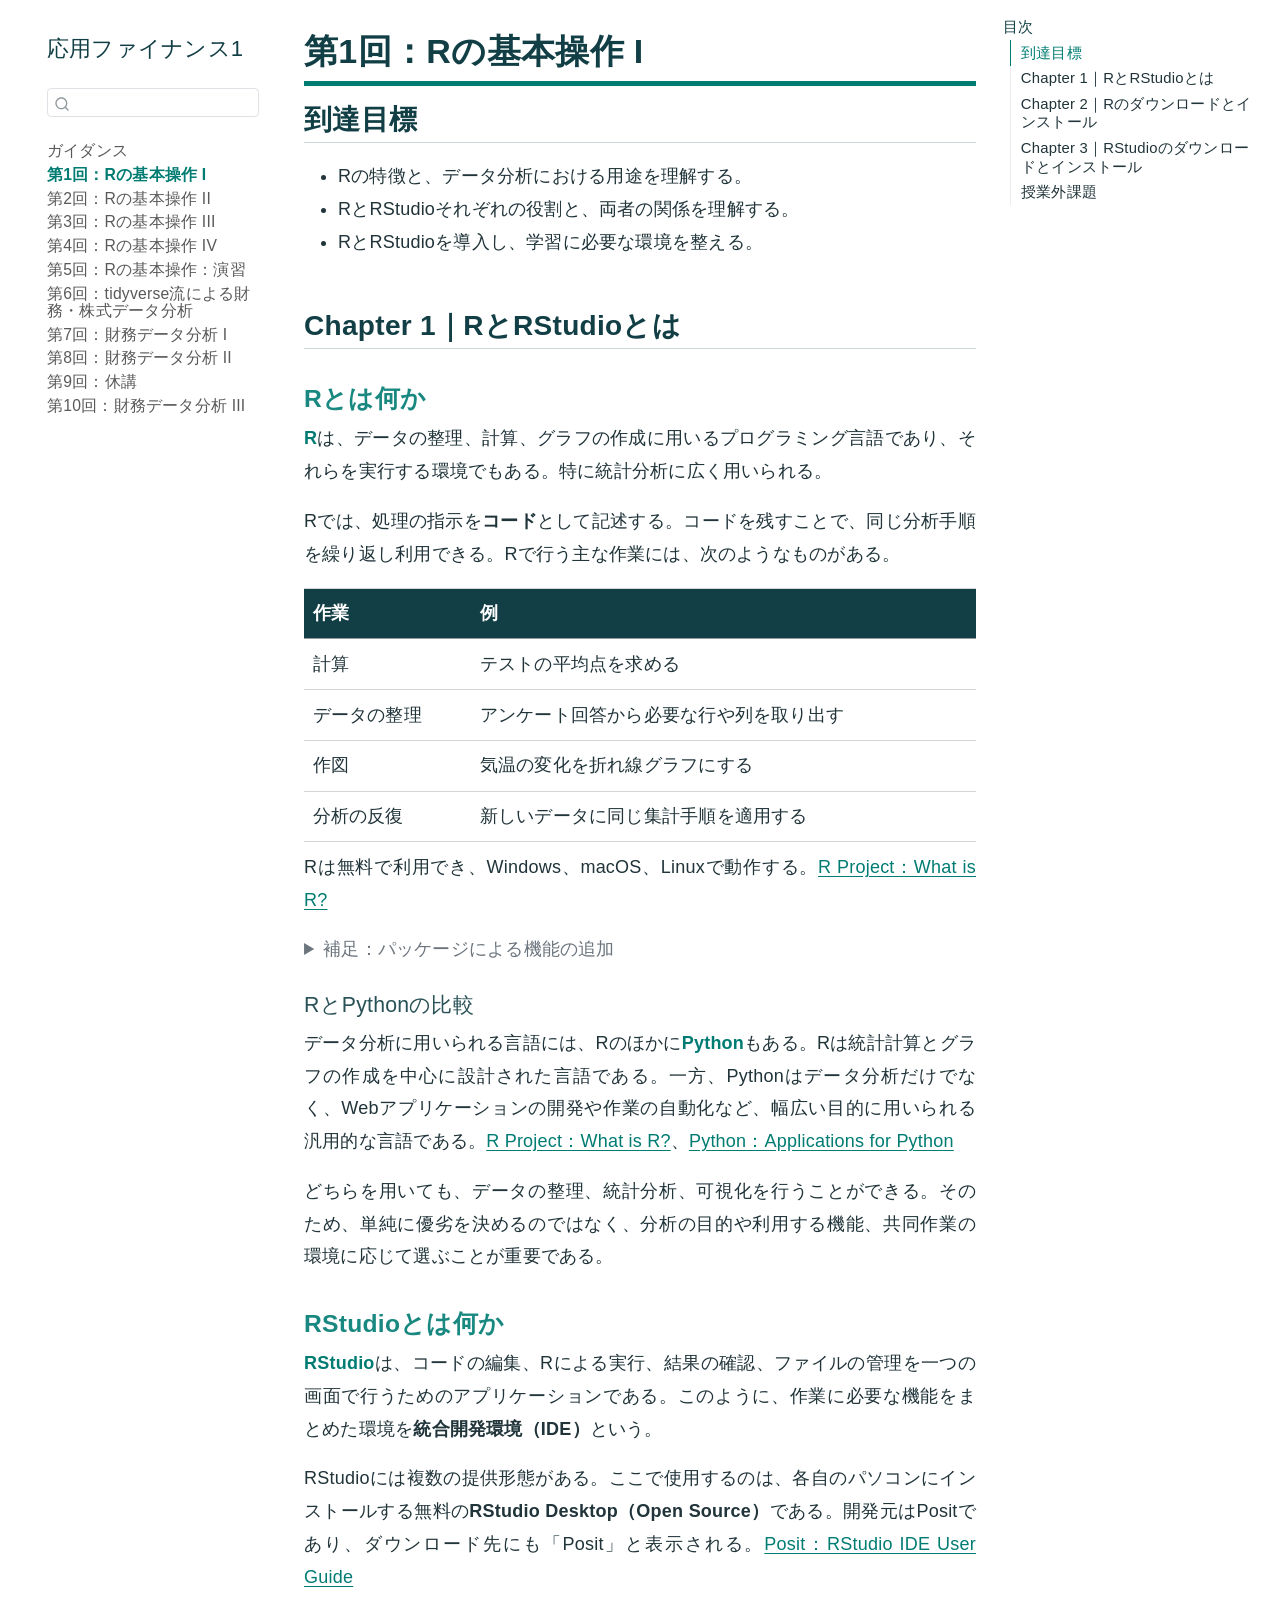
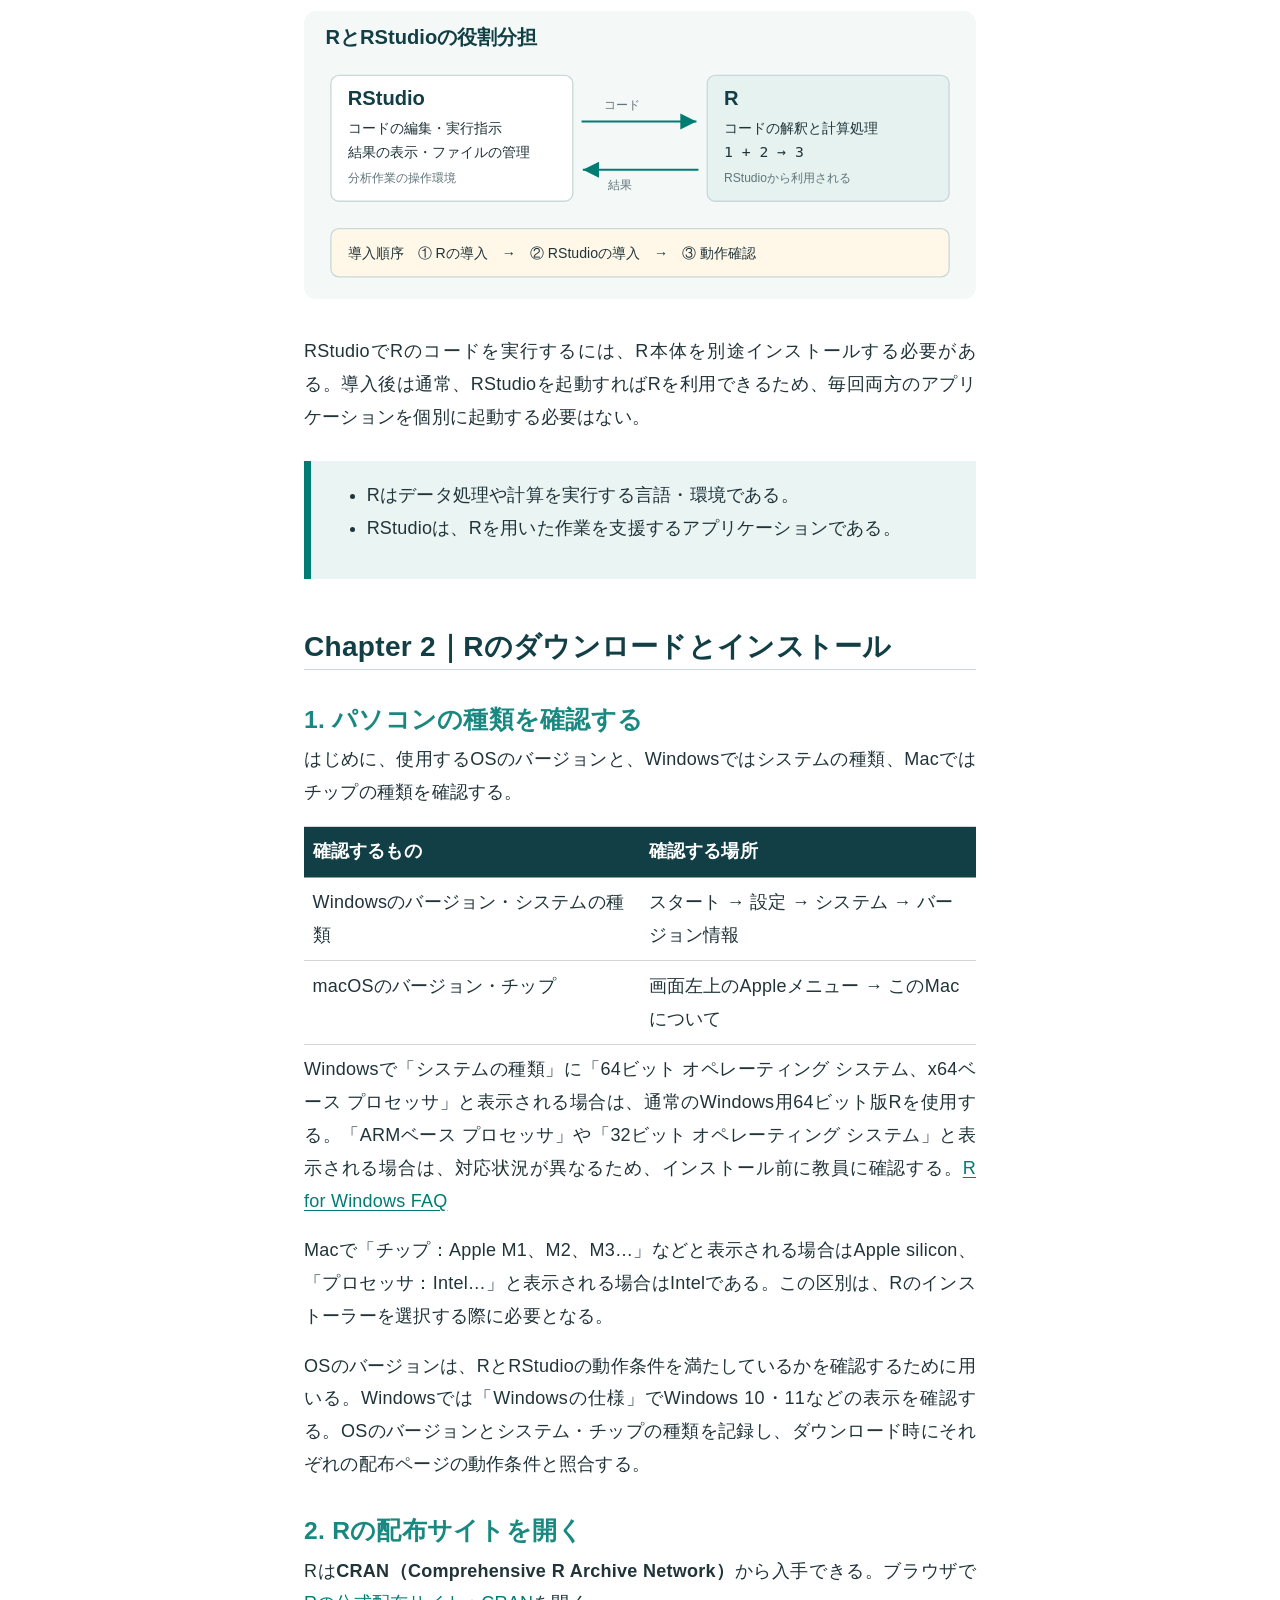
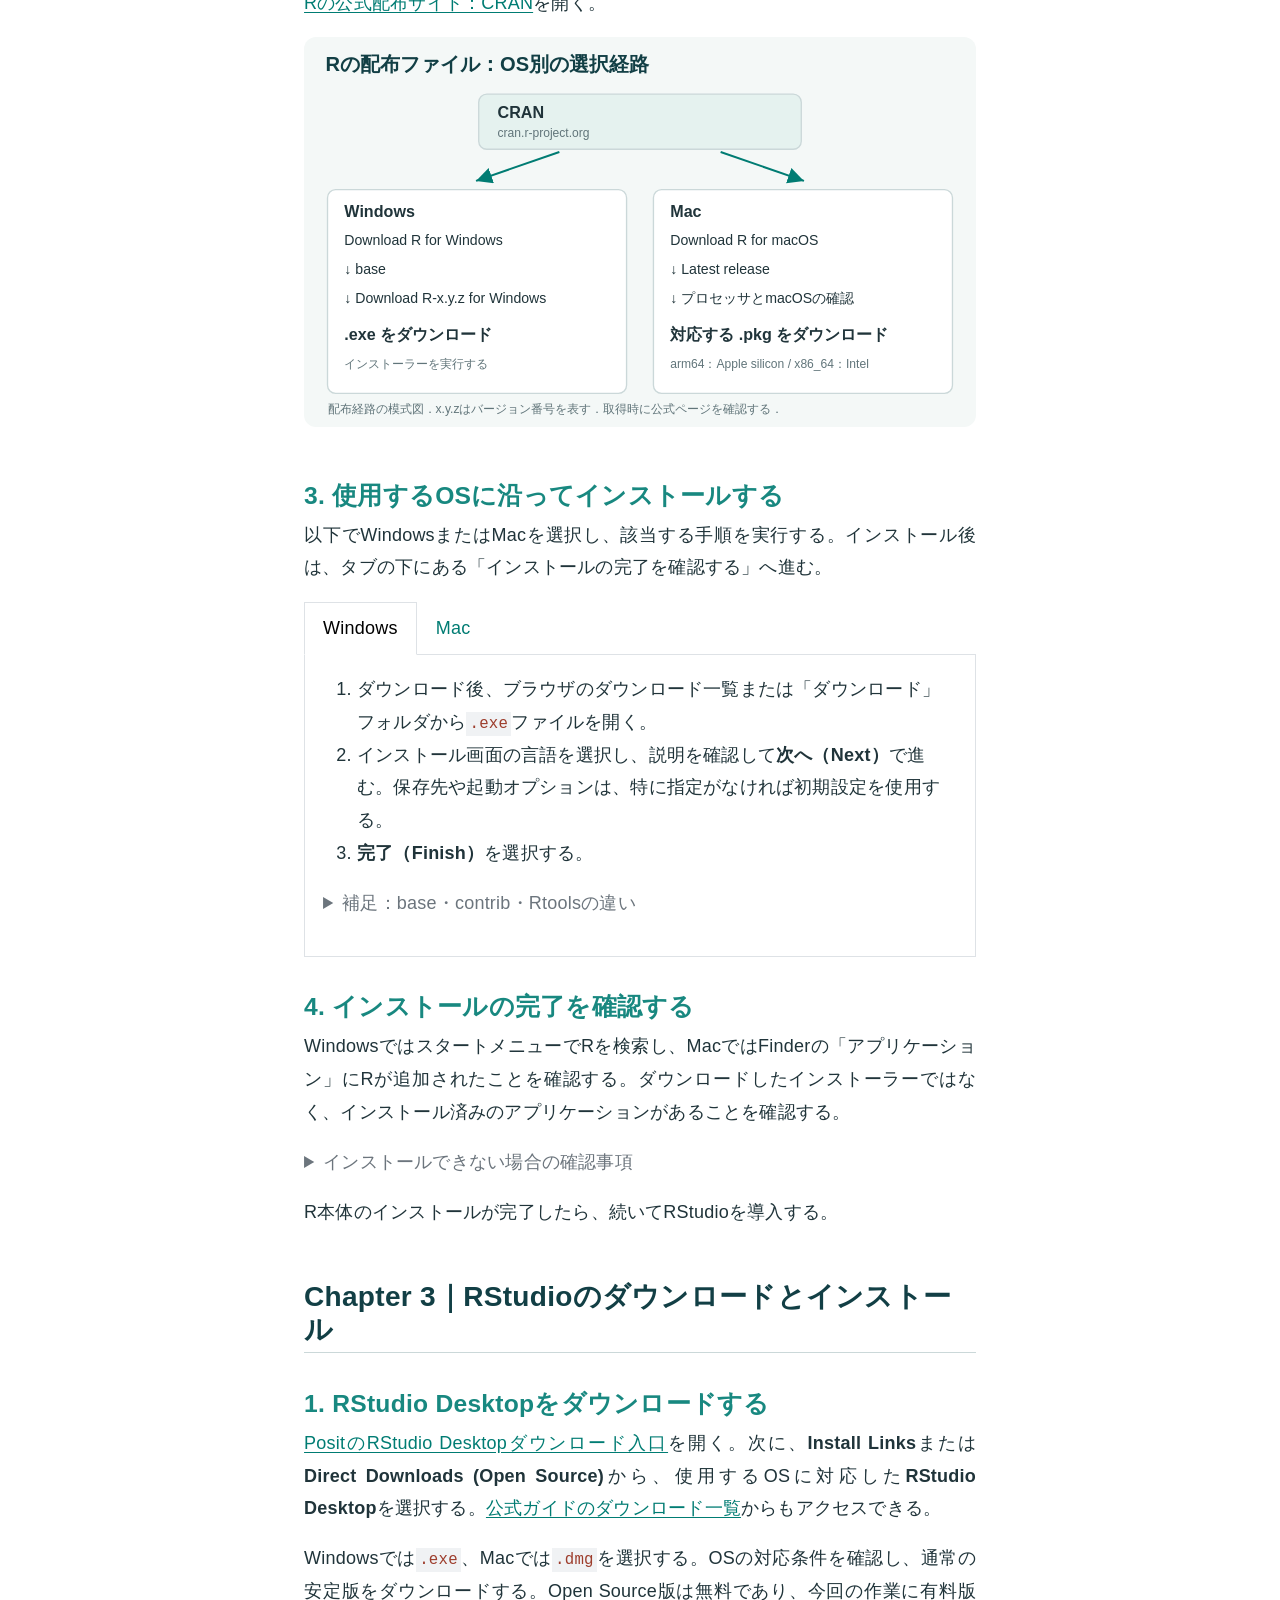
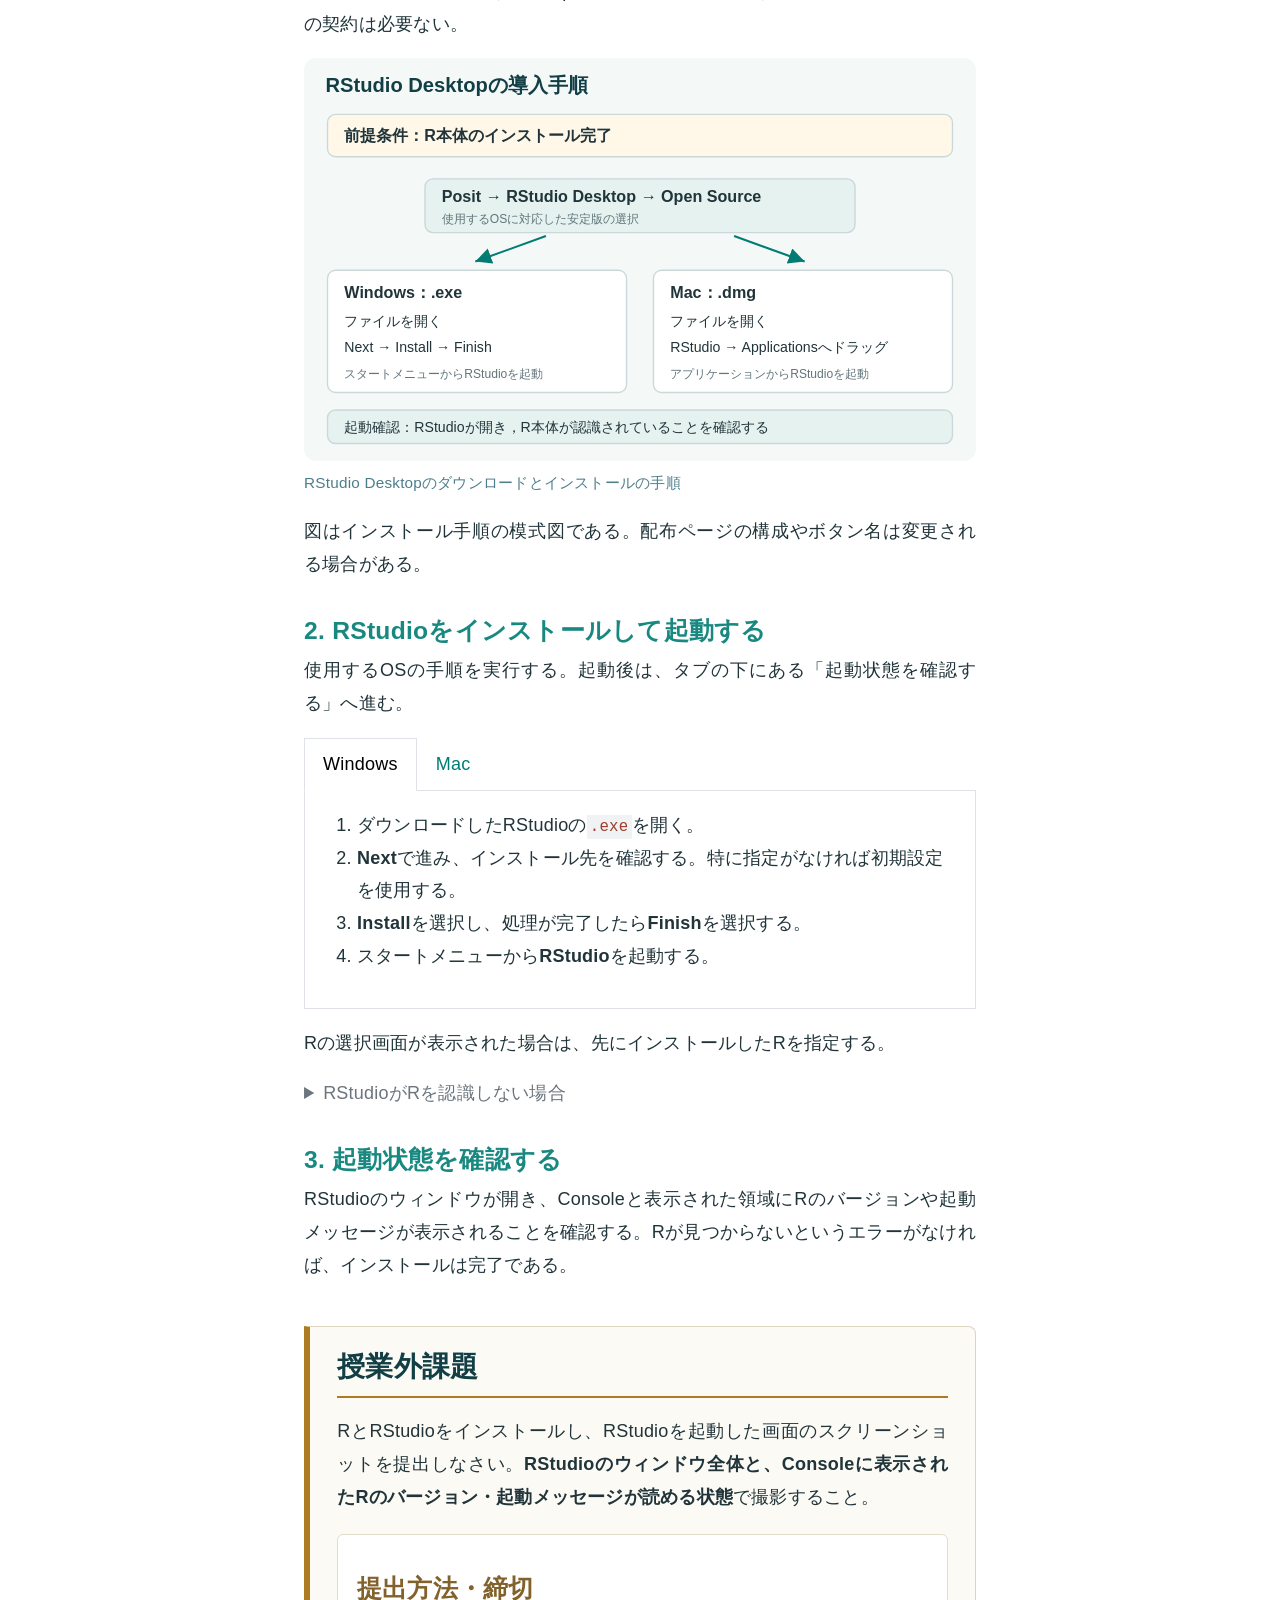
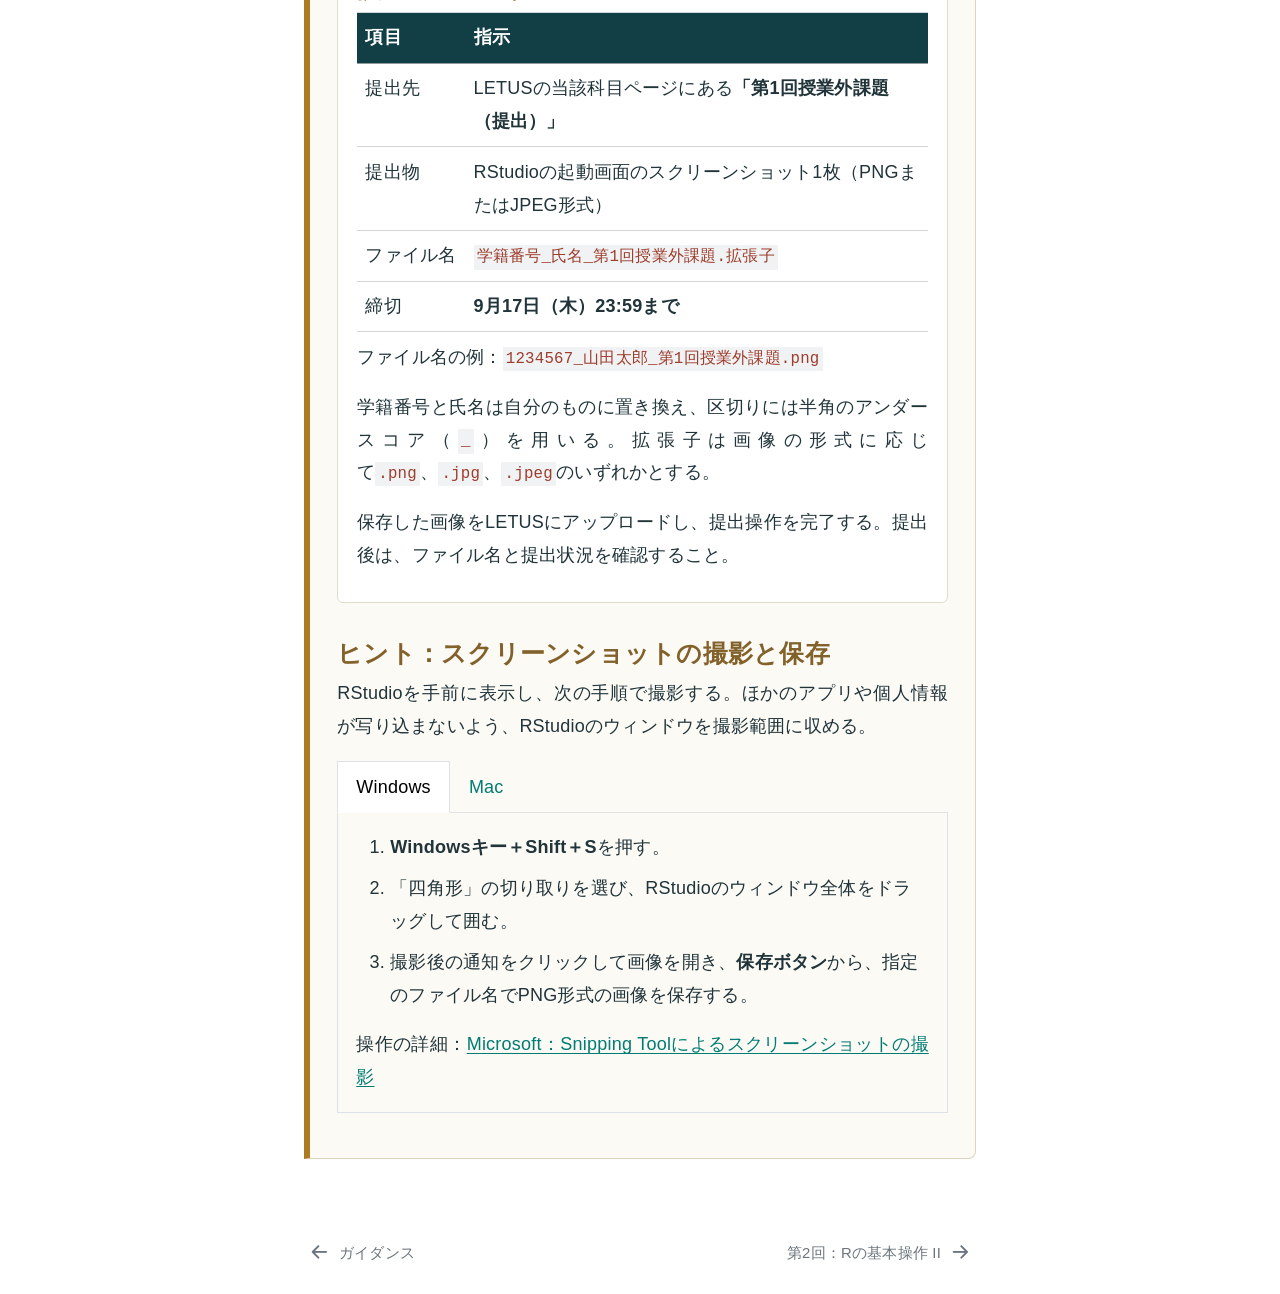
<file: lessons/01/index.html>
<!DOCTYPE html>
<html xmlns="http://www.w3.org/1999/xhtml" lang="ja" xml:lang="ja"><head>

<meta charset="utf-8">
<meta name="generator" content="quarto-1.10.18">

<meta name="viewport" content="width=device-width, initial-scale=1.0, user-scalable=yes">


<title>第1回：Rの基本操作 I – 応用ファイナンス1</title>
<style>
/* Default styles provided by pandoc.
** See https://pandoc.org/MANUAL.html#variables-for-html for config info.
*/
span.smallcaps{font-variant: small-caps;}
div.columns{display: flex; gap: 1.5em;}
div.column{flex: auto;}
@media screen {
div.columns{gap: min(4vw, 1.5em);}
div.column{overflow-x: auto;}
}
div.hanging-indent{margin-left: 1.5em; text-indent: -1.5em;}
ul.task-list{list-style: none;}
ul.task-list li input[type="checkbox"] {
  width: 0.8em;
  margin: 0 0.8em 0.2em -1em; /* quarto-specific, see https://github.com/quarto-dev/quarto-cli/issues/4556 */ 
  vertical-align: middle;
}
</style>


<script src="../../site_libs/quarto-nav/quarto-nav.js"></script>
<script src="../../site_libs/quarto-nav/headroom.min.js"></script>
<script src="../../site_libs/clipboard/clipboard.min.js"></script>
<script src="../../site_libs/quarto-search/autocomplete.umd.js"></script>
<script src="../../site_libs/quarto-search/fuse.min.js"></script>
<script src="../../site_libs/quarto-search/quarto-search.js"></script>
<meta name="quarto:offset" content="../../">
<link href="../../lessons/02/index.html" rel="next">
<link href="../../index.html" rel="prev">
<script src="../../site_libs/quarto-html/quarto.js" type="module"></script>
<script src="../../site_libs/quarto-html/tabsets/tabsets.js" type="module"></script>
<script src="../../site_libs/quarto-html/popper.min.js"></script>
<script src="../../site_libs/quarto-html/tippy.umd.min.js"></script>
<script src="../../site_libs/quarto-html/anchor.min.js"></script>
<link href="../../site_libs/quarto-html/tippy.css" rel="stylesheet">
<link href="../../site_libs/quarto-html/quarto-syntax-highlighting-37294f0e61b532b0f7ebd5ccc0471b30.css" rel="stylesheet" id="quarto-text-highlighting-styles">
<script src="../../site_libs/bootstrap/bootstrap.min.js"></script>
<link href="../../site_libs/bootstrap/bootstrap-icons.css" rel="stylesheet">
<link href="../../site_libs/bootstrap/bootstrap-2ca91016776c58decb83f80a962514dd.min.css" rel="stylesheet" append-hash="true" id="quarto-bootstrap" data-mode="light">
<script id="quarto-search-options" type="application/json">{
  "location": "sidebar",
  "copy-button": false,
  "collapse-after": 3,
  "panel-placement": "start",
  "type": "textbox",
  "limit": 50,
  "keyboard-shortcut": [
    "f",
    "/",
    "s"
  ],
  "language": {
    "search-no-results-text": "一致なし",
    "search-matching-documents-text": "一致した文書",
    "search-copy-link-title": "検索へのリンクをコピー",
    "search-hide-matches-text": "追加の検索結果を非表示",
    "search-more-match-text": "追加の検索結果",
    "search-more-matches-text": "追加の検索結果",
    "search-clear-button-title": "消去",
    "search-text-placeholder": "",
    "search-detached-cancel-button-title": "取消",
    "search-submit-button-title": "検索",
    "search-label": "サーチ"
  }
}</script>
<style>html{ scroll-behavior: smooth; }</style>


</head>

<body class="nav-sidebar floating quarto-light">

<div id="quarto-search-results"></div>
  <header id="quarto-header" class="headroom fixed-top">
  <nav class="quarto-secondary-nav">
    <div class="container-fluid d-flex">
      <button type="button" class="quarto-btn-toggle btn" data-bs-toggle="collapse" role="button" data-bs-target=".quarto-sidebar-collapse-item" aria-controls="quarto-sidebar" aria-expanded="false" aria-label="サイドバーを切り替える" onclick="if (window.quartoToggleHeadroom) { window.quartoToggleHeadroom(); }">
        <i class="bi bi-layout-text-sidebar-reverse"></i>
      </button>
        <nav class="quarto-page-breadcrumbs" aria-label="breadcrumb"><ol class="breadcrumb"><li class="breadcrumb-item"><a href="../../lessons/01/index.html">第1回：Rの基本操作 I</a></li></ol></nav>
        <a class="flex-grow-1" role="navigation" data-bs-toggle="collapse" data-bs-target=".quarto-sidebar-collapse-item" aria-controls="quarto-sidebar" aria-expanded="false" aria-label="サイドバーを切り替える" onclick="if (window.quartoToggleHeadroom) { window.quartoToggleHeadroom(); }">      
        </a>
      <button type="button" class="btn quarto-search-button" aria-label="サーチ" onclick="window.quartoOpenSearch();">
        <i class="bi bi-search"></i>
      </button>
    </div>
  </nav>
</header>
<!-- content -->
<div id="quarto-content" class="quarto-container page-columns page-rows-contents page-layout-article">
<!-- sidebar -->
  <nav id="quarto-sidebar" class="sidebar collapse collapse-horizontal quarto-sidebar-collapse-item sidebar-navigation floating overflow-auto">
    <div class="pt-lg-2 mt-2 text-left sidebar-header">
    <div class="sidebar-title mb-0 py-0">
      <a href="../../">応用ファイナンス1</a> 
    </div>
      </div>
        <div class="mt-2 flex-shrink-0 align-items-center">
        <div class="sidebar-search">
        <div id="quarto-search" class="" title="サーチ"></div>
        </div>
        </div>
    <div class="sidebar-menu-container"> 
    <ul class="list-unstyled mt-1">
        <li class="sidebar-item">
  <div class="sidebar-item-container"> 
  <a href="../../index.html" class="sidebar-item-text sidebar-link">
 <span class="menu-text">ガイダンス</span></a>
  </div>
</li>
        <li class="sidebar-item">
  <div class="sidebar-item-container"> 
  <a href="../../lessons/01/index.html" class="sidebar-item-text sidebar-link active">
 <span class="menu-text">第1回：Rの基本操作 I</span></a>
  </div>
</li>
        <li class="sidebar-item">
  <div class="sidebar-item-container"> 
  <a href="../../lessons/02/index.html" class="sidebar-item-text sidebar-link">
 <span class="menu-text">第2回：Rの基本操作 II</span></a>
  </div>
</li>
        <li class="sidebar-item">
  <div class="sidebar-item-container"> 
  <a href="../../lessons/03/index.html" class="sidebar-item-text sidebar-link">
 <span class="menu-text">第3回：Rの基本操作 III</span></a>
  </div>
</li>
        <li class="sidebar-item">
  <div class="sidebar-item-container"> 
  <a href="../../lessons/04/index.html" class="sidebar-item-text sidebar-link">
 <span class="menu-text">第4回：Rの基本操作 IV</span></a>
  </div>
</li>
        <li class="sidebar-item">
  <div class="sidebar-item-container"> 
  <a href="../../lessons/05/index.html" class="sidebar-item-text sidebar-link">
 <span class="menu-text">第5回：Rの基本操作：演習</span></a>
  </div>
</li>
        <li class="sidebar-item">
  <div class="sidebar-item-container"> 
  <a href="../../lessons/06/index.html" class="sidebar-item-text sidebar-link">
 <span class="menu-text">第6回：tidyverse流による財務・株式データ分析</span></a>
  </div>
</li>
        <li class="sidebar-item">
  <div class="sidebar-item-container"> 
  <a href="../../lessons/07/index.html" class="sidebar-item-text sidebar-link">
 <span class="menu-text">第7回：財務データ分析 I</span></a>
  </div>
</li>
        <li class="sidebar-item">
  <div class="sidebar-item-container"> 
  <a href="../../lessons/08/index.html" class="sidebar-item-text sidebar-link">
 <span class="menu-text">第8回：財務データ分析 II</span></a>
  </div>
</li>
        <li class="sidebar-item">
  <div class="sidebar-item-container"> 
  <a href="../../lessons/09/index.html" class="sidebar-item-text sidebar-link">
 <span class="menu-text">第9回：休講</span></a>
  </div>
</li>
        <li class="sidebar-item">
  <div class="sidebar-item-container"> 
  <a href="../../lessons/10/index.html" class="sidebar-item-text sidebar-link">
 <span class="menu-text">第10回：財務データ分析 III</span></a>
  </div>
</li>
    </ul>
    </div>
</nav>
<div id="quarto-sidebar-glass" class="quarto-sidebar-collapse-item" data-bs-toggle="collapse" data-bs-target=".quarto-sidebar-collapse-item"></div>
<!-- margin-sidebar -->
    <div id="quarto-margin-sidebar" class="sidebar margin-sidebar">
        <nav id="TOC" role="doc-toc" class="toc-active">
    <h2 id="toc-title">目次</h2>
   
  <ul>
  <li><a href="#到達目標" id="toc-到達目標" class="nav-link active" data-scroll-target="#到達目標">到達目標</a></li>
  <li><a href="#chapter-1rとrstudioとは" id="toc-chapter-1rとrstudioとは" class="nav-link" data-scroll-target="#chapter-1rとrstudioとは">Chapter 1｜RとRStudioとは</a>
  <ul class="collapse">
  <li><a href="#rとは何か" id="toc-rとは何か" class="nav-link" data-scroll-target="#rとは何か">Rとは何か</a></li>
  <li><a href="#rstudioとは何か" id="toc-rstudioとは何か" class="nav-link" data-scroll-target="#rstudioとは何か">RStudioとは何か</a></li>
  </ul></li>
  <li><a href="#chapter-2rのダウンロードとインストール" id="toc-chapter-2rのダウンロードとインストール" class="nav-link" data-scroll-target="#chapter-2rのダウンロードとインストール">Chapter 2｜Rのダウンロードとインストール</a>
  <ul class="collapse">
  <li><a href="#パソコンの種類を確認する" id="toc-パソコンの種類を確認する" class="nav-link" data-scroll-target="#パソコンの種類を確認する">1. パソコンの種類を確認する</a></li>
  <li><a href="#rの配布サイトを開く" id="toc-rの配布サイトを開く" class="nav-link" data-scroll-target="#rの配布サイトを開く">2. Rの配布サイトを開く</a></li>
  <li><a href="#使用するosに沿ってインストールする" id="toc-使用するosに沿ってインストールする" class="nav-link" data-scroll-target="#使用するosに沿ってインストールする">3. 使用するOSに沿ってインストールする</a></li>
  <li><a href="#インストールの完了を確認する" id="toc-インストールの完了を確認する" class="nav-link" data-scroll-target="#インストールの完了を確認する">4. インストールの完了を確認する</a></li>
  </ul></li>
  <li><a href="#chapter-3rstudioのダウンロードとインストール" id="toc-chapter-3rstudioのダウンロードとインストール" class="nav-link" data-scroll-target="#chapter-3rstudioのダウンロードとインストール">Chapter 3｜RStudioのダウンロードとインストール</a>
  <ul class="collapse">
  <li><a href="#rstudio-desktopをダウンロードする" id="toc-rstudio-desktopをダウンロードする" class="nav-link" data-scroll-target="#rstudio-desktopをダウンロードする">1. RStudio Desktopをダウンロードする</a></li>
  <li><a href="#rstudioをインストールして起動する" id="toc-rstudioをインストールして起動する" class="nav-link" data-scroll-target="#rstudioをインストールして起動する">2. RStudioをインストールして起動する</a></li>
  <li><a href="#起動状態を確認する" id="toc-起動状態を確認する" class="nav-link" data-scroll-target="#起動状態を確認する">3. 起動状態を確認する</a></li>
  </ul></li>
  <li><a href="#授業外課題" id="toc-授業外課題" class="nav-link" data-scroll-target="#授業外課題">授業外課題</a>
  <ul class="collapse">
  <li><a href="#提出方法締切" id="toc-提出方法締切" class="nav-link" data-scroll-target="#提出方法締切">提出方法・締切</a></li>
  <li><a href="#ヒントスクリーンショットの撮影と保存" id="toc-ヒントスクリーンショットの撮影と保存" class="nav-link" data-scroll-target="#ヒントスクリーンショットの撮影と保存">ヒント：スクリーンショットの撮影と保存</a></li>
  </ul></li>
  </ul>
</nav>
    </div>
<!-- main -->
<main class="content" id="quarto-document-content">

<header id="title-block-header" class="quarto-title-block default">
<div class="quarto-title">
<h1 class="title">第1回：Rの基本操作 I</h1>
</div>



<div class="quarto-title-meta">

    
  
    
  </div>
  


</header>


<section id="到達目標" class="level2">
<h2 class="anchored" data-anchor-id="到達目標">到達目標</h2>
<ul>
<li>Rの特徴と、データ分析における用途を理解する。</li>
<li>RとRStudioそれぞれの役割と、両者の関係を理解する。</li>
<li>RとRStudioを導入し、学習に必要な環境を整える。</li>
</ul>
</section>
<section id="chapter-1rとrstudioとは" class="level2">
<h2 class="anchored" data-anchor-id="chapter-1rとrstudioとは">Chapter 1｜RとRStudioとは</h2>
<section id="rとは何か" class="level3">
<h3 class="anchored" data-anchor-id="rとは何か">Rとは何か</h3>
<p><span class="key-term">R</span>は、データの整理、計算、グラフの作成に用いるプログラミング言語であり、それらを実行する環境でもある。特に統計分析に広く用いられる。</p>
<p>Rでは、処理の指示を<strong>コード</strong>として記述する。コードを残すことで、同じ分析手順を繰り返し利用できる。Rで行う主な作業には、次のようなものがある。</p>
<table class="caption-top table">
<thead>
<tr class="header">
<th>作業</th>
<th>例</th>
</tr>
</thead>
<tbody>
<tr class="odd">
<td>計算</td>
<td>テストの平均点を求める</td>
</tr>
<tr class="even">
<td>データの整理</td>
<td>アンケート回答から必要な行や列を取り出す</td>
</tr>
<tr class="odd">
<td>作図</td>
<td>気温の変化を折れ線グラフにする</td>
</tr>
<tr class="even">
<td>分析の反復</td>
<td>新しいデータに同じ集計手順を適用する</td>
</tr>
</tbody>
</table>
<p>Rは無料で利用でき、Windows、macOS、Linuxで動作する。<a href="https://www.r-project.org/about.html">R Project：What is R?</a></p>
<details>
<summary>
補足：パッケージによる機能の追加
</summary>
<p>Rはパッケージを追加することで機能を拡張できる。パッケージの具体的な使用方法は第4回で扱う。</p>
</details>
<section id="rとpythonの比較" class="level4">
<h4 class="anchored" data-anchor-id="rとpythonの比較">RとPythonの比較</h4>
<p>データ分析に用いられる言語には、Rのほかに<span class="key-term">Python</span>もある。Rは統計計算とグラフの作成を中心に設計された言語である。一方、Pythonはデータ分析だけでなく、Webアプリケーションの開発や作業の自動化など、幅広い目的に用いられる汎用的な言語である。<a href="https://www.r-project.org/about.html">R Project：What is R?</a>、<a href="https://www.python.org/about/apps/">Python：Applications for Python</a></p>
<p>どちらを用いても、データの整理、統計分析、可視化を行うことができる。そのため、単純に優劣を決めるのではなく、分析の目的や利用する機能、共同作業の環境に応じて選ぶことが重要である。</p>
</section>
</section>
<section id="rstudioとは何か" class="level3">
<h3 class="anchored" data-anchor-id="rstudioとは何か">RStudioとは何か</h3>
<p><span class="key-term">RStudio</span>は、コードの編集、Rによる実行、結果の確認、ファイルの管理を一つの画面で行うためのアプリケーションである。このように、作業に必要な機能をまとめた環境を<strong>統合開発環境（IDE）</strong>という。</p>
<p>RStudioには複数の提供形態がある。ここで使用するのは、各自のパソコンにインストールする無料の<strong>RStudio Desktop（Open Source）</strong>である。開発元はPositであり、ダウンロード先にも「Posit」と表示される。<a href="https://docs.posit.co/ide/user/">Posit：RStudio IDE User Guide</a></p>
<div class="quarto-figure quarto-figure-center">
<figure class="figure">
<p><img src="images/r-and-rstudio.svg" class="img-fluid quarto-figure quarto-figure-center figure-img" style="width:100.0%" alt="RStudioはコードの編集と結果表示を担当し、Rは計算を実行する。Rを先に、RStudioを後にインストールする。"></p>
</figure>
</div>
<p>RStudioでRのコードを実行するには、R本体を別途インストールする必要がある。導入後は通常、RStudioを起動すればRを利用できるため、毎回両方のアプリケーションを個別に起動する必要はない。</p>
<div class="chapter-summary">
<ul>
<li>Rはデータ処理や計算を実行する言語・環境である。</li>
<li>RStudioは、Rを用いた作業を支援するアプリケーションである。</li>
</ul>
</div>
</section>
</section>
<section id="chapter-2rのダウンロードとインストール" class="level2">
<h2 class="anchored" data-anchor-id="chapter-2rのダウンロードとインストール">Chapter 2｜Rのダウンロードとインストール</h2>
<section id="パソコンの種類を確認する" class="level3">
<h3 class="anchored" data-anchor-id="パソコンの種類を確認する">1. パソコンの種類を確認する</h3>
<p>はじめに、使用するOSのバージョンと、Windowsではシステムの種類、Macではチップの種類を確認する。</p>
<table class="caption-top table">
<colgroup>
<col style="width: 50%">
<col style="width: 50%">
</colgroup>
<thead>
<tr class="header">
<th>確認するもの</th>
<th>確認する場所</th>
</tr>
</thead>
<tbody>
<tr class="odd">
<td>Windowsのバージョン・システムの種類</td>
<td>スタート → 設定 → システム → バージョン情報</td>
</tr>
<tr class="even">
<td>macOSのバージョン・チップ</td>
<td>画面左上のAppleメニュー → このMacについて</td>
</tr>
</tbody>
</table>
<p>Windowsで「システムの種類」に「64ビット オペレーティング システム、x64ベース プロセッサ」と表示される場合は、通常のWindows用64ビット版Rを使用する。「ARMベース プロセッサ」や「32ビット オペレーティング システム」と表示される場合は、対応状況が異なるため、インストール前に教員に確認する。<a href="https://cran.r-project.org/bin/windows/base/rw-FAQ.html">R for Windows FAQ</a></p>
<p>Macで「チップ：Apple M1、M2、M3…」などと表示される場合はApple silicon、「プロセッサ：Intel…」と表示される場合はIntelである。この区別は、Rのインストーラーを選択する際に必要となる。</p>
<p>OSのバージョンは、RとRStudioの動作条件を満たしているかを確認するために用いる。Windowsでは「Windowsの仕様」でWindows 10・11などの表示を確認する。OSのバージョンとシステム・チップの種類を記録し、ダウンロード時にそれぞれの配布ページの動作条件と照合する。</p>
</section>
<section id="rの配布サイトを開く" class="level3">
<h3 class="anchored" data-anchor-id="rの配布サイトを開く">2. Rの配布サイトを開く</h3>
<p>Rは<strong>CRAN（Comprehensive R Archive Network）</strong>から入手できる。ブラウザで<a href="https://cran.r-project.org/">Rの公式配布サイト：CRAN</a>を開く。</p>
<div class="quarto-figure quarto-figure-center">
<figure class="figure">
<p><img src="images/r-download-map.svg" class="img-fluid quarto-figure quarto-figure-center figure-img" style="width:100.0%" alt="WindowsではDownload R for Windows、base、Download Rの順に進む。MacではDownload R for macOSから、Apple silicon用のarm64またはIntel用のx86_64のpkgを選択する。"></p>
</figure>
</div>
</section>
<section id="使用するosに沿ってインストールする" class="level3">
<h3 class="anchored" data-anchor-id="使用するosに沿ってインストールする">3. 使用するOSに沿ってインストールする</h3>
<p>以下でWindowsまたはMacを選択し、該当する手順を実行する。インストール後は、タブの下にある「インストールの完了を確認する」へ進む。</p>
<div class="tabset-margin-container"></div><div class="panel-tabset" data-group="lesson01-os">
<ul class="nav nav-tabs" role="tablist"><li class="nav-item" role="presentation"><a class="nav-link active" id="tabset-1-1-tab" data-bs-toggle="tab" data-bs-target="#tabset-1-1" role="tab" aria-controls="tabset-1-1" aria-selected="true" href="">Windows</a></li><li class="nav-item" role="presentation"><a class="nav-link" id="tabset-1-2-tab" data-bs-toggle="tab" data-bs-target="#tabset-1-2" role="tab" aria-controls="tabset-1-2" aria-selected="false" href="">Mac</a></li></ul>
<div class="tab-content" data-group="lesson01-os">
<div id="tabset-1-1" class="tab-pane active" role="tabpanel" aria-labelledby="tabset-1-1-tab">
<ol type="1">
<li>ダウンロード後、ブラウザのダウンロード一覧または「ダウンロード」フォルダから<code>.exe</code>ファイルを開く。</li>
<li>インストール画面の言語を選択し、説明を確認して<strong>次へ（Next）</strong>で進む。保存先や起動オプションは、特に指定がなければ初期設定を使用する。</li>
<li><strong>完了（Finish）</strong>を選択する。</li>
</ol>
<details>
<summary>
補足：base・contrib・Rtoolsの違い
</summary>
<p>通常のインストールには<code>base</code>を使用する。<code>contrib</code>は追加パッケージ、<code>Rtools</code>は主にソースコードからのビルドに用いるものであり、最初の動作確認には必要ない。詳細は<a href="https://cran.r-project.org/bin/windows/base/rw-FAQ.html">R for Windows FAQ</a>で確認できる。</p>
</details>
</div>
<div id="tabset-1-2" class="tab-pane" role="tabpanel" aria-labelledby="tabset-1-2-tab">
<p>まず、記録したチップの種類と、次の図に示すファイル名の対応を確認する。</p>
<div class="quarto-figure quarto-figure-center">
<figure class="figure">
<p><img src="images/mac-chip-choice.svg" class="img-fluid figure-img" style="width:90.0%" alt="Apple Mシリーズではarm64.pkg、Intelではx86_64.pkgを選択する。併せて、各ファイルに記載されたmacOSの条件を確認する。"></p>
<figcaption>MacのチップとRインストーラーの対応</figcaption>
</figure>
</div>
<p><strong>確認：</strong> Apple siliconのMacでは、Rのどの種類の<code>.pkg</code>を選択するか。</p>
<details>
<summary>
解答例
</summary>
<p>名前に<code>arm64</code>を含み、使用中のmacOSに対応する<code>.pkg</code>を選択する。</p>
</details>
<ol type="1">
<li>CRANの<strong>Download R for macOS</strong>を選択する。直接アクセスする場合は<a href="https://cran.r-project.org/bin/macosx/">macOS用Rのダウンロードページ</a>を開く。</li>
<li><strong>Latest release</strong>付近で、使用するチップとmacOSに対応したファイルを確認する。</li>
<li>Apple siliconの場合は名前に<strong>arm64</strong>を含む<code>.pkg</code>、Intelの場合は名前に<strong>x86_64</strong>を含む<code>.pkg</code>を選択する。</li>
<li>ダウンロードした<code>.pkg</code>を開く。</li>
<li><strong>続ける → 使用許諾の確認 → インストール</strong>と進み、認証が求められた場合は画面の案内に従う。</li>
<li>インストールが完了したら、インストーラーを閉じる。</li>
</ol>
<details>
<summary>
補足：.pkgと.tar.gzの違い
</summary>
<p><code>.tar.gz</code>はソースコードなどの配布に使われる形式である。通常のMacへのインストールでは、チップとOSに対応した<code>.pkg</code>を選択する。</p>
</details>
</div>
</div>
</div>
</section>
<section id="インストールの完了を確認する" class="level3">
<h3 class="anchored" data-anchor-id="インストールの完了を確認する">4. インストールの完了を確認する</h3>
<p>WindowsではスタートメニューでRを検索し、MacではFinderの「アプリケーション」にRが追加されたことを確認する。ダウンロードしたインストーラーではなく、インストール済みのアプリケーションがあることを確認する。</p>
<details>
<summary>
インストールできない場合の確認事項
</summary>
<ul>
<li>Macでは、<code>.pkg</code>のarm64 / x86_64とチップの種類が対応しているか、macOSの動作条件を満たすか確認する。</li>
<li>管理者の認証を求められた場合は、設定変更の権限を持つ端末か確認する。大学の管理端末では管理担当者に相談する。</li>
<li>古いOSやWindowsのARM機などで判断が難しい場合は、OS名とシステムの種類を教員に伝える。</li>
</ul>
</details>
<p>R本体のインストールが完了したら、続いてRStudioを導入する。</p>
</section>
</section>
<section id="chapter-3rstudioのダウンロードとインストール" class="level2">
<h2 class="anchored" data-anchor-id="chapter-3rstudioのダウンロードとインストール">Chapter 3｜RStudioのダウンロードとインストール</h2>
<section id="rstudio-desktopをダウンロードする" class="level3">
<h3 class="anchored" data-anchor-id="rstudio-desktopをダウンロードする">1. RStudio Desktopをダウンロードする</h3>
<p><a href="https://posit.co/download/rstudio-desktop/">PositのRStudio Desktopダウンロード入口</a>を開く。次に、<strong>Install Links</strong>または<strong>Direct Downloads (Open Source)</strong>から、使用するOSに対応した<strong>RStudio Desktop</strong>を選択する。<a href="https://docs.posit.co/ide/user/#direct-downloads-open-source">公式ガイドのダウンロード一覧</a>からもアクセスできる。</p>
<p>Windowsでは<code>.exe</code>、Macでは<code>.dmg</code>を選択する。OSの対応条件を確認し、通常の安定版をダウンロードする。Open Source版は無料であり、今回の作業に有料版の契約は必要ない。</p>
<div class="quarto-figure quarto-figure-center">
<figure class="figure">
<p><img src="images/rstudio-install-map.svg" class="img-fluid figure-img" style="width:100.0%" alt="R本体のインストール後、PositでRStudio Desktop Open Sourceを選択する。Windowsではexeを実行し、Macではdmgを開いてRStudioをApplicationsへドラッグする。その後、RStudioを起動する。"></p>
<figcaption>RStudio Desktopのダウンロードとインストールの手順</figcaption>
</figure>
</div>
<p>図はインストール手順の模式図である。配布ページの構成やボタン名は変更される場合がある。</p>
</section>
<section id="rstudioをインストールして起動する" class="level3">
<h3 class="anchored" data-anchor-id="rstudioをインストールして起動する">2. RStudioをインストールして起動する</h3>
<p>使用するOSの手順を実行する。起動後は、タブの下にある「起動状態を確認する」へ進む。</p>
<div class="tabset-margin-container"></div><div class="panel-tabset" data-group="lesson01-os">
<ul class="nav nav-tabs" role="tablist"><li class="nav-item" role="presentation"><a class="nav-link active" id="tabset-2-1-tab" data-bs-toggle="tab" data-bs-target="#tabset-2-1" role="tab" aria-controls="tabset-2-1" aria-selected="true" href="">Windows</a></li><li class="nav-item" role="presentation"><a class="nav-link" id="tabset-2-2-tab" data-bs-toggle="tab" data-bs-target="#tabset-2-2" role="tab" aria-controls="tabset-2-2" aria-selected="false" href="">Mac</a></li></ul>
<div class="tab-content" data-group="lesson01-os">
<div id="tabset-2-1" class="tab-pane active" role="tabpanel" aria-labelledby="tabset-2-1-tab">
<ol type="1">
<li>ダウンロードしたRStudioの<code>.exe</code>を開く。</li>
<li><strong>Next</strong>で進み、インストール先を確認する。特に指定がなければ初期設定を使用する。</li>
<li><strong>Install</strong>を選択し、処理が完了したら<strong>Finish</strong>を選択する。</li>
<li>スタートメニューから<strong>RStudio</strong>を起動する。</li>
</ol>
</div>
<div id="tabset-2-2" class="tab-pane" role="tabpanel" aria-labelledby="tabset-2-2-tab">
<ol type="1">
<li>ダウンロードしたRStudioの<code>.dmg</code>を開く。</li>
<li>表示されたウィンドウで、<strong>RStudioのアイコンをApplications（アプリケーション）へドラッグ</strong>する。</li>
<li>コピー完了後、Finderの「アプリケーション」から<strong>RStudio</strong>を起動する。</li>
<li>初回起動の確認が表示された場合は、公式サイトから取得したアプリであることを確認して開く。</li>
</ol>
<p><code>.dmg</code>を開いたウィンドウ内のアイコンと、コピー済みのアプリケーションは区別する必要がある。通常は「アプリケーション」内のRStudioを使用する。</p>
</div>
</div>
</div>
<p>Rの選択画面が表示された場合は、先にインストールしたRを指定する。</p>
<details>
<summary>
RStudioがRを認識しない場合
</summary>
<p>R本体のインストールが完了しているか確認する。Windowsではスタートメニュー、Macでは「アプリケーション」からRを単独で起動し、起動メッセージが表示されるか確認する。その後Rを終了し、RStudioを開き直す。Rを終了する際、この段階では作業領域を保存する必要はない。</p>
</details>
</section>
<section id="起動状態を確認する" class="level3">
<h3 class="anchored" data-anchor-id="起動状態を確認する">3. 起動状態を確認する</h3>
<p>RStudioのウィンドウが開き、Consoleと表示された領域にRのバージョンや起動メッセージが表示されることを確認する。Rが見つからないというエラーがなければ、インストールは完了である。</p>
</section>
</section>
<section id="授業外課題" class="level2 homework">
<h2 class="homework anchored" data-anchor-id="授業外課題">授業外課題</h2>
<p>RとRStudioをインストールし、RStudioを起動した画面のスクリーンショットを提出しなさい。<strong>RStudioのウィンドウ全体と、Consoleに表示されたRのバージョン・起動メッセージが読める状態</strong>で撮影すること。</p>
<section id="提出方法締切" class="level3 homework-notes">
<h3 class="anchored" data-anchor-id="提出方法締切">提出方法・締切</h3>
<table class="caption-top table">
<colgroup>
<col style="width: 50%">
<col style="width: 50%">
</colgroup>
<thead>
<tr class="header">
<th>項目</th>
<th>指示</th>
</tr>
</thead>
<tbody>
<tr class="odd">
<td>提出先</td>
<td>LETUSの当該科目ページにある<strong>「第1回授業外課題（提出）」</strong></td>
</tr>
<tr class="even">
<td>提出物</td>
<td>RStudioの起動画面のスクリーンショット1枚（PNGまたはJPEG形式）</td>
</tr>
<tr class="odd">
<td>ファイル名</td>
<td><strong><code>学籍番号_氏名_第1回授業外課題.拡張子</code></strong></td>
</tr>
<tr class="even">
<td>締切</td>
<td><strong>9月17日（木）23:59まで</strong></td>
</tr>
</tbody>
</table>
<p>ファイル名の例：<code>1234567_山田太郎_第1回授業外課題.png</code></p>
<p>学籍番号と氏名は自分のものに置き換え、区切りには半角のアンダースコア（<code>_</code>）を用いる。拡張子は画像の形式に応じて<code>.png</code>、<code>.jpg</code>、<code>.jpeg</code>のいずれかとする。</p>
<p>保存した画像をLETUSにアップロードし、提出操作を完了する。提出後は、ファイル名と提出状況を確認すること。</p>
</section>
<section id="ヒントスクリーンショットの撮影と保存" class="level3">
<h3 class="anchored" data-anchor-id="ヒントスクリーンショットの撮影と保存">ヒント：スクリーンショットの撮影と保存</h3>
<p>RStudioを手前に表示し、次の手順で撮影する。ほかのアプリや個人情報が写り込まないよう、RStudioのウィンドウを撮影範囲に収める。</p>
<div class="tabset-margin-container"></div><div class="panel-tabset" data-group="lesson01-os">
<ul class="nav nav-tabs" role="tablist"><li class="nav-item" role="presentation"><a class="nav-link active" id="tabset-3-1-tab" data-bs-toggle="tab" data-bs-target="#tabset-3-1" role="tab" aria-controls="tabset-3-1" aria-selected="true" href="">Windows</a></li><li class="nav-item" role="presentation"><a class="nav-link" id="tabset-3-2-tab" data-bs-toggle="tab" data-bs-target="#tabset-3-2" role="tab" aria-controls="tabset-3-2" aria-selected="false" href="">Mac</a></li></ul>
<div class="tab-content" data-group="lesson01-os">
<div id="tabset-3-1" class="tab-pane active" role="tabpanel" aria-labelledby="tabset-3-1-tab">
<ol type="1">
<li><strong>Windowsキー＋Shift＋S</strong>を押す。</li>
<li>「四角形」の切り取りを選び、RStudioのウィンドウ全体をドラッグして囲む。</li>
<li>撮影後の通知をクリックして画像を開き、<strong>保存ボタン</strong>から、指定のファイル名でPNG形式の画像を保存する。</li>
</ol>
<p>操作の詳細：<a href="https://support.microsoft.com/ja-JP/Windows/Apps/use-snipping-tool-to-capture-screenshots">Microsoft：Snipping Toolによるスクリーンショットの撮影</a></p>
</div>
<div id="tabset-3-2" class="tab-pane" role="tabpanel" aria-labelledby="tabset-3-2-tab">
<ol type="1">
<li><strong>Shift＋Command（⌘）＋4</strong>を押し、続けて<strong>スペースキー</strong>を押す。</li>
<li>ポインタがカメラの形に変わったら、RStudioのウィンドウをクリックする。</li>
<li>通常はデスクトップにPNG形式で保存される。保存された画像を選択し、<strong>Returnキー</strong>を押して、指定のファイル名に変更する。</li>
</ol>
<p>操作の詳細：<a href="https://support.apple.com/ja-jp/102646">Apple：Macでスクリーンショットを撮る</a></p>
</div>
</div>
</div>


</section>
</section>

</main> <!-- /main -->
<script id="quarto-html-after-body" type="application/javascript">
  window.document.addEventListener("DOMContentLoaded", function (event) {
    const icon = "";
    const anchorJS = new window.AnchorJS();
    anchorJS.options = {
      placement: 'right',
      icon: icon
    };
    anchorJS.add('.anchored');
    const isCodeAnnotation = (el) => {
      for (const clz of el.classList) {
        if (clz.startsWith('code-annotation-')) {                     
          return true;
        }
      }
      return false;
    }
    const onCopySuccess = function(e) {
      // button target
      const button = e.trigger;
      // don't keep focus
      button.blur();
      // flash "checked"
      button.classList.add('code-copy-button-checked');
      var currentTitle = button.getAttribute("title");
      button.setAttribute("title", "コピーしました");
      let tooltip;
      if (window.bootstrap) {
        button.setAttribute("data-bs-toggle", "tooltip");
        button.setAttribute("data-bs-placement", "left");
        button.setAttribute("data-bs-title", "コピーしました");
        tooltip = new bootstrap.Tooltip(button, 
          { trigger: "manual", 
            customClass: "code-copy-button-tooltip",
            offset: [0, -8]});
        tooltip.show();    
      }
      setTimeout(function() {
        if (tooltip) {
          tooltip.hide();
          button.removeAttribute("data-bs-title");
          button.removeAttribute("data-bs-toggle");
          button.removeAttribute("data-bs-placement");
        }
        button.setAttribute("title", currentTitle);
        button.classList.remove('code-copy-button-checked');
      }, 1000);
      // clear code selection
      e.clearSelection();
    }
    const getTextToCopy = function(trigger) {
      const outerScaffold = trigger.parentElement.cloneNode(true);
      const codeEl = outerScaffold.querySelector('code');
      for (const childEl of codeEl.children) {
        if (isCodeAnnotation(childEl)) {
          childEl.remove();
        }
      }
      return codeEl.innerText;
    }
    const clipboard = new window.ClipboardJS('.code-copy-button:not([data-in-quarto-modal])', {
      text: getTextToCopy
    });
    clipboard.on('success', onCopySuccess);
    if (window.document.getElementById('quarto-embedded-source-code-modal')) {
      const clipboardModal = new window.ClipboardJS('.code-copy-button[data-in-quarto-modal]', {
        text: getTextToCopy,
        container: window.document.getElementById('quarto-embedded-source-code-modal')
      });
      clipboardModal.on('success', onCopySuccess);
    }
      var localhostRegex = new RegExp(/^(?:http|https):\/\/localhost\:?[0-9]*\//);
      var mailtoRegex = new RegExp(/^mailto:/);
        var filterRegex = new RegExp('/' + window.location.host + '/');
      var isInternal = (href) => {
          return filterRegex.test(href) || localhostRegex.test(href) || mailtoRegex.test(href);
      }
      // Inspect non-navigation links and adorn them if external
     var links = window.document.querySelectorAll('a[href]:not(.nav-link):not(.navbar-brand):not(.toc-action):not(.sidebar-link):not(.sidebar-item-toggle):not(.pagination-link):not(.no-external):not([aria-hidden]):not(.dropdown-item):not(.quarto-navigation-tool):not(.about-link)');
      for (var i=0; i<links.length; i++) {
        const link = links[i];
        if (!isInternal(link.href)) {
          // undo the damage that might have been done by quarto-nav.js in the case of
          // links that we want to consider external
          if (link.dataset.originalHref !== undefined) {
            link.href = link.dataset.originalHref;
          }
        }
      }
    function tippyHover(el, contentFn, onTriggerFn, onUntriggerFn) {
      const config = {
        allowHTML: true,
        maxWidth: 500,
        delay: 100,
        arrow: false,
        appendTo: function(el) {
            return el.parentElement;
        },
        interactive: true,
        interactiveBorder: 10,
        theme: 'quarto',
        placement: 'bottom-start',
      };
      if (contentFn) {
        config.content = contentFn;
      }
      if (onTriggerFn) {
        config.onTrigger = onTriggerFn;
      }
      if (onUntriggerFn) {
        config.onUntrigger = onUntriggerFn;
      }
      window.tippy(el, config); 
    }
    const noterefs = window.document.querySelectorAll('a[role="doc-noteref"]');
    for (var i=0; i<noterefs.length; i++) {
      const ref = noterefs[i];
      tippyHover(ref, function() {
        // use id or data attribute instead here
        let href = ref.getAttribute('data-footnote-href') || ref.getAttribute('href');
        try { href = new URL(href).hash; } catch {}
        const id = href.replace(/^#\/?/, "");
        const note = window.document.getElementById(id);
        if (note) {
          return note.innerHTML;
        } else {
          return "";
        }
      });
    }
    const xrefs = window.document.querySelectorAll('a.quarto-xref');
    const processXRef = (id, note) => {
      // Strip column container classes
      const stripColumnClz = (el) => {
        el.classList.remove("page-full", "page-columns");
        if (el.children) {
          for (const child of el.children) {
            stripColumnClz(child);
          }
        }
      }
      stripColumnClz(note)
      if (id === null || id.startsWith('sec-')) {
        // Special case sections, only their first couple elements
        const container = document.createElement("div");
        if (note.children && note.children.length > 2) {
          container.appendChild(note.children[0].cloneNode(true));
          for (let i = 1; i < note.children.length; i++) {
            const child = note.children[i];
            if (child.tagName === "P" && child.innerText === "") {
              continue;
            } else {
              container.appendChild(child.cloneNode(true));
              break;
            }
          }
          if (window.Quarto?.typesetMath) {
            window.Quarto.typesetMath(container);
          }
          return container.innerHTML
        } else {
          if (window.Quarto?.typesetMath) {
            window.Quarto.typesetMath(note);
          }
          return note.innerHTML;
        }
      } else {
        // Remove any anchor links if they are present
        const anchorLink = note.querySelector('a.anchorjs-link');
        if (anchorLink) {
          anchorLink.remove();
        }
        if (window.Quarto?.typesetMath) {
          window.Quarto.typesetMath(note);
        }
        if (note.classList.contains("callout")) {
          return note.outerHTML;
        } else {
          return note.innerHTML;
        }
      }
    }
    for (var i=0; i<xrefs.length; i++) {
      const xref = xrefs[i];
      tippyHover(xref, undefined, function(instance) {
        instance.disable();
        let url = xref.getAttribute('href');
        let hash = undefined; 
        if (url.startsWith('#')) {
          hash = url;
        } else {
          try { hash = new URL(url).hash; } catch {}
        }
        if (hash) {
          const id = hash.replace(/^#\/?/, "");
          const note = window.document.getElementById(id);
          if (note !== null) {
            try {
              const html = processXRef(id, note.cloneNode(true));
              instance.setContent(html);
            } finally {
              instance.enable();
              instance.show();
            }
          } else {
            // See if we can fetch this
            fetch(url.split('#')[0])
            .then(res => res.text())
            .then(html => {
              const parser = new DOMParser();
              const htmlDoc = parser.parseFromString(html, "text/html");
              const note = htmlDoc.getElementById(id);
              if (note !== null) {
                const html = processXRef(id, note);
                instance.setContent(html);
              } 
            }).finally(() => {
              instance.enable();
              instance.show();
            });
          }
        } else {
          // See if we can fetch a full url (with no hash to target)
          // This is a special case and we should probably do some content thinning / targeting
          fetch(url)
          .then(res => res.text())
          .then(html => {
            const parser = new DOMParser();
            const htmlDoc = parser.parseFromString(html, "text/html");
            const note = htmlDoc.querySelector('main.content');
            if (note !== null) {
              // This should only happen for chapter cross references
              // (since there is no id in the URL)
              // remove the first header
              if (note.children.length > 0 && note.children[0].tagName === "HEADER") {
                note.children[0].remove();
              }
              const html = processXRef(null, note);
              instance.setContent(html);
            } 
          }).finally(() => {
            instance.enable();
            instance.show();
          });
        }
      }, function(instance) {
      });
    }
        let selectedAnnoteEl;
        const selectorForAnnotation = ( cell, annotation) => {
          let cellAttr = 'data-code-cell="' + cell + '"';
          let lineAttr = 'data-code-annotation="' +  annotation + '"';
          const selector = 'span[' + cellAttr + '][' + lineAttr + ']';
          return selector;
        }
        const selectCodeLines = (annoteEl) => {
          const doc = window.document;
          const targetCell = annoteEl.getAttribute("data-target-cell");
          const targetAnnotation = annoteEl.getAttribute("data-target-annotation");
          const annoteSpan = window.document.querySelector(selectorForAnnotation(targetCell, targetAnnotation));
          const lines = annoteSpan.getAttribute("data-code-lines").split(",");
          const lineIds = lines.map((line) => {
            return targetCell + "-" + line;
          })
          let top = null;
          let height = null;
          let parent = null;
          if (lineIds.length > 0) {
              //compute the position of the single el (top and bottom and make a div)
              const el = window.document.getElementById(lineIds[0]);
              top = el.offsetTop;
              height = el.offsetHeight;
              parent = el.parentElement.parentElement;
            if (lineIds.length > 1) {
              const lastEl = window.document.getElementById(lineIds[lineIds.length - 1]);
              const bottom = lastEl.offsetTop + lastEl.offsetHeight;
              height = bottom - top;
            }
            if (top !== null && height !== null && parent !== null) {
              // cook up a div (if necessary) and position it 
              let div = window.document.getElementById("code-annotation-line-highlight");
              if (div === null) {
                div = window.document.createElement("div");
                div.setAttribute("id", "code-annotation-line-highlight");
                div.style.position = 'absolute';
                parent.appendChild(div);
              }
              div.style.top = top - 2 + "px";
              div.style.height = height + 4 + "px";
              div.style.left = 0;
              let gutterDiv = window.document.getElementById("code-annotation-line-highlight-gutter");
              if (gutterDiv === null) {
                gutterDiv = window.document.createElement("div");
                gutterDiv.setAttribute("id", "code-annotation-line-highlight-gutter");
                gutterDiv.style.position = 'absolute';
                const codeCell = window.document.getElementById(targetCell);
                const gutter = codeCell.querySelector('.code-annotation-gutter');
                gutter.appendChild(gutterDiv);
              }
              gutterDiv.style.top = top - 2 + "px";
              gutterDiv.style.height = height + 4 + "px";
            }
            selectedAnnoteEl = annoteEl;
          }
        };
        const unselectCodeLines = () => {
          const elementsIds = ["code-annotation-line-highlight", "code-annotation-line-highlight-gutter"];
          elementsIds.forEach((elId) => {
            const div = window.document.getElementById(elId);
            if (div) {
              div.remove();
            }
          });
          selectedAnnoteEl = undefined;
        };
          // Handle positioning of the toggle
      window.addEventListener(
        "resize",
        throttle(() => {
          elRect = undefined;
          if (selectedAnnoteEl) {
            selectCodeLines(selectedAnnoteEl);
          }
        }, 10)
      );
      function throttle(fn, ms) {
      let throttle = false;
      let timer;
        return (...args) => {
          if(!throttle) { // first call gets through
              fn.apply(this, args);
              throttle = true;
          } else { // all the others get throttled
              if(timer) clearTimeout(timer); // cancel #2
              timer = setTimeout(() => {
                fn.apply(this, args);
                timer = throttle = false;
              }, ms);
          }
        };
      }
        // Attach click handler to the DT
        const annoteDls = window.document.querySelectorAll('dt[data-target-cell]');
        for (const annoteDlNode of annoteDls) {
          annoteDlNode.addEventListener('click', (event) => {
            const clickedEl = event.target;
            if (clickedEl !== selectedAnnoteEl) {
              unselectCodeLines();
              const activeEl = window.document.querySelector('dt[data-target-cell].code-annotation-active');
              if (activeEl) {
                activeEl.classList.remove('code-annotation-active');
              }
              selectCodeLines(clickedEl);
              clickedEl.classList.add('code-annotation-active');
            } else {
              // Unselect the line
              unselectCodeLines();
              clickedEl.classList.remove('code-annotation-active');
            }
          });
        }
    const findCites = (el) => {
      const parentEl = el.parentElement;
      if (parentEl) {
        const cites = parentEl.dataset.cites;
        if (cites) {
          return {
            el,
            cites: cites.split(' ')
          };
        } else {
          return findCites(el.parentElement)
        }
      } else {
        return undefined;
      }
    };
    var bibliorefs = window.document.querySelectorAll('a[role="doc-biblioref"]');
    for (var i=0; i<bibliorefs.length; i++) {
      const ref = bibliorefs[i];
      const citeInfo = findCites(ref);
      if (citeInfo) {
        tippyHover(citeInfo.el, function() {
          var popup = window.document.createElement('div');
          citeInfo.cites.forEach(function(cite) {
            var citeDiv = window.document.createElement('div');
            citeDiv.classList.add('hanging-indent');
            citeDiv.classList.add('csl-entry');
            var biblioDiv = window.document.getElementById('ref-' + cite);
            if (biblioDiv) {
              citeDiv.innerHTML = biblioDiv.innerHTML;
            }
            popup.appendChild(citeDiv);
          });
          return popup.innerHTML;
        });
      }
    }
  });
  </script>
<nav class="page-navigation">
  <div class="nav-page nav-page-previous">
      <a href="../../index.html" class="pagination-link" aria-label="ガイダンス">
        <i class="bi bi-arrow-left-short"></i> <span class="nav-page-text">ガイダンス</span>
      </a>          
  </div>
  <div class="nav-page nav-page-next">
      <a href="../../lessons/02/index.html" class="pagination-link" aria-label="第2回：Rの基本操作 II">
        <span class="nav-page-text">第2回：Rの基本操作 II</span> <i class="bi bi-arrow-right-short"></i>
      </a>
  </div>
</nav>
</div> <!-- /content -->




<script src="../../site_libs/quarto-html/zenscroll-min.js"></script>
</body></html>
</file>
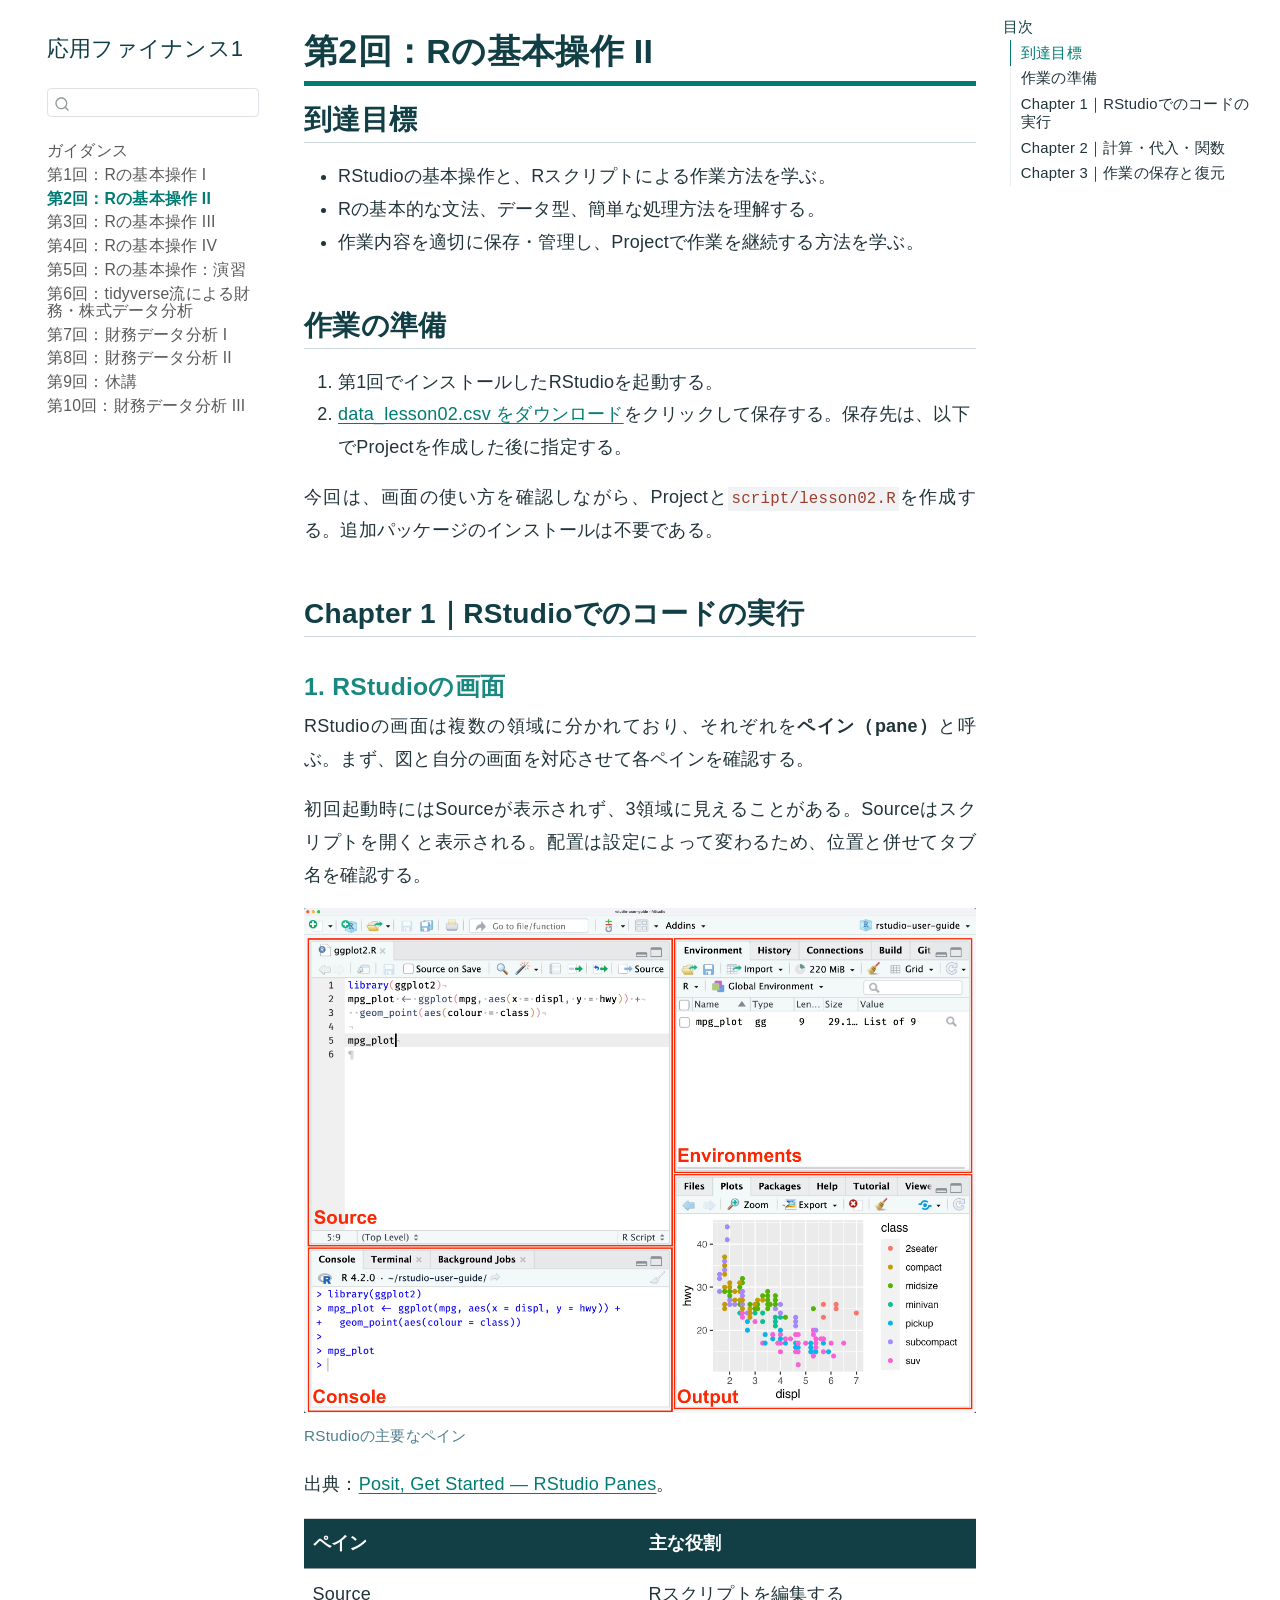
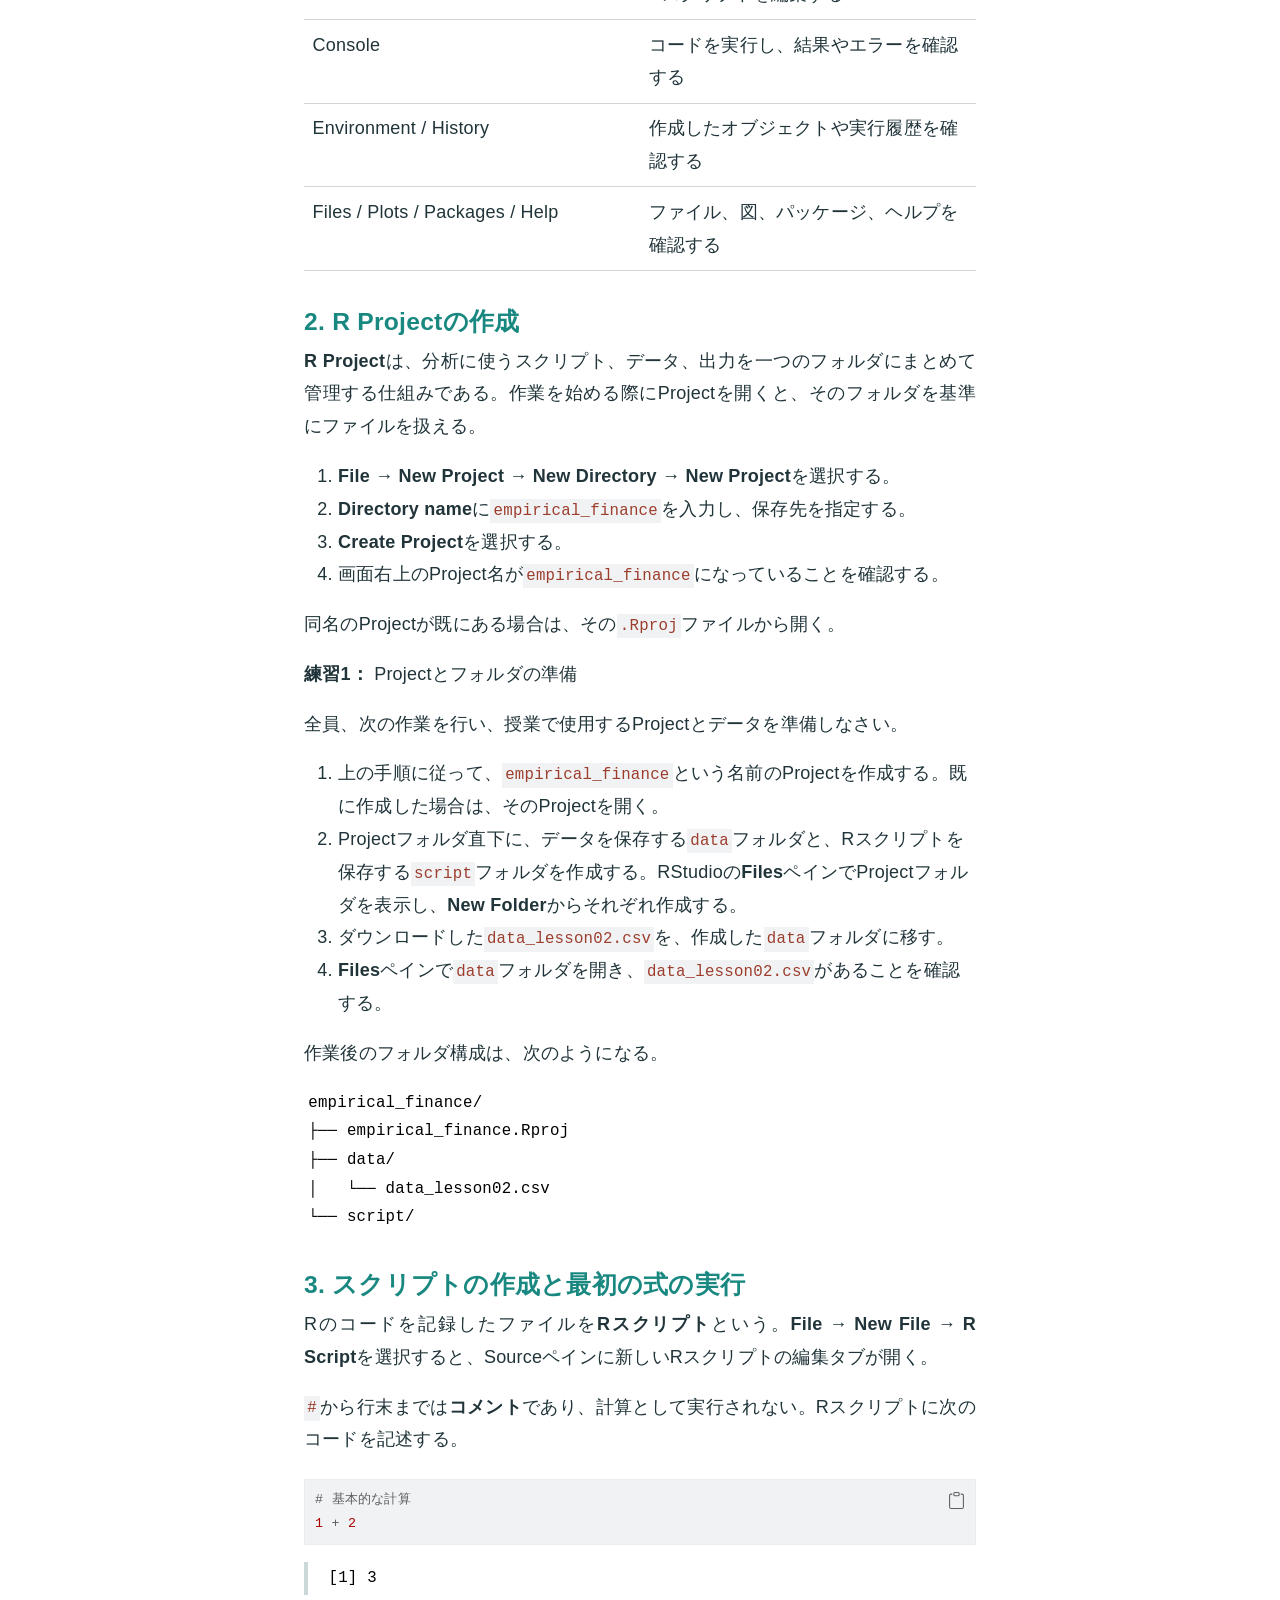
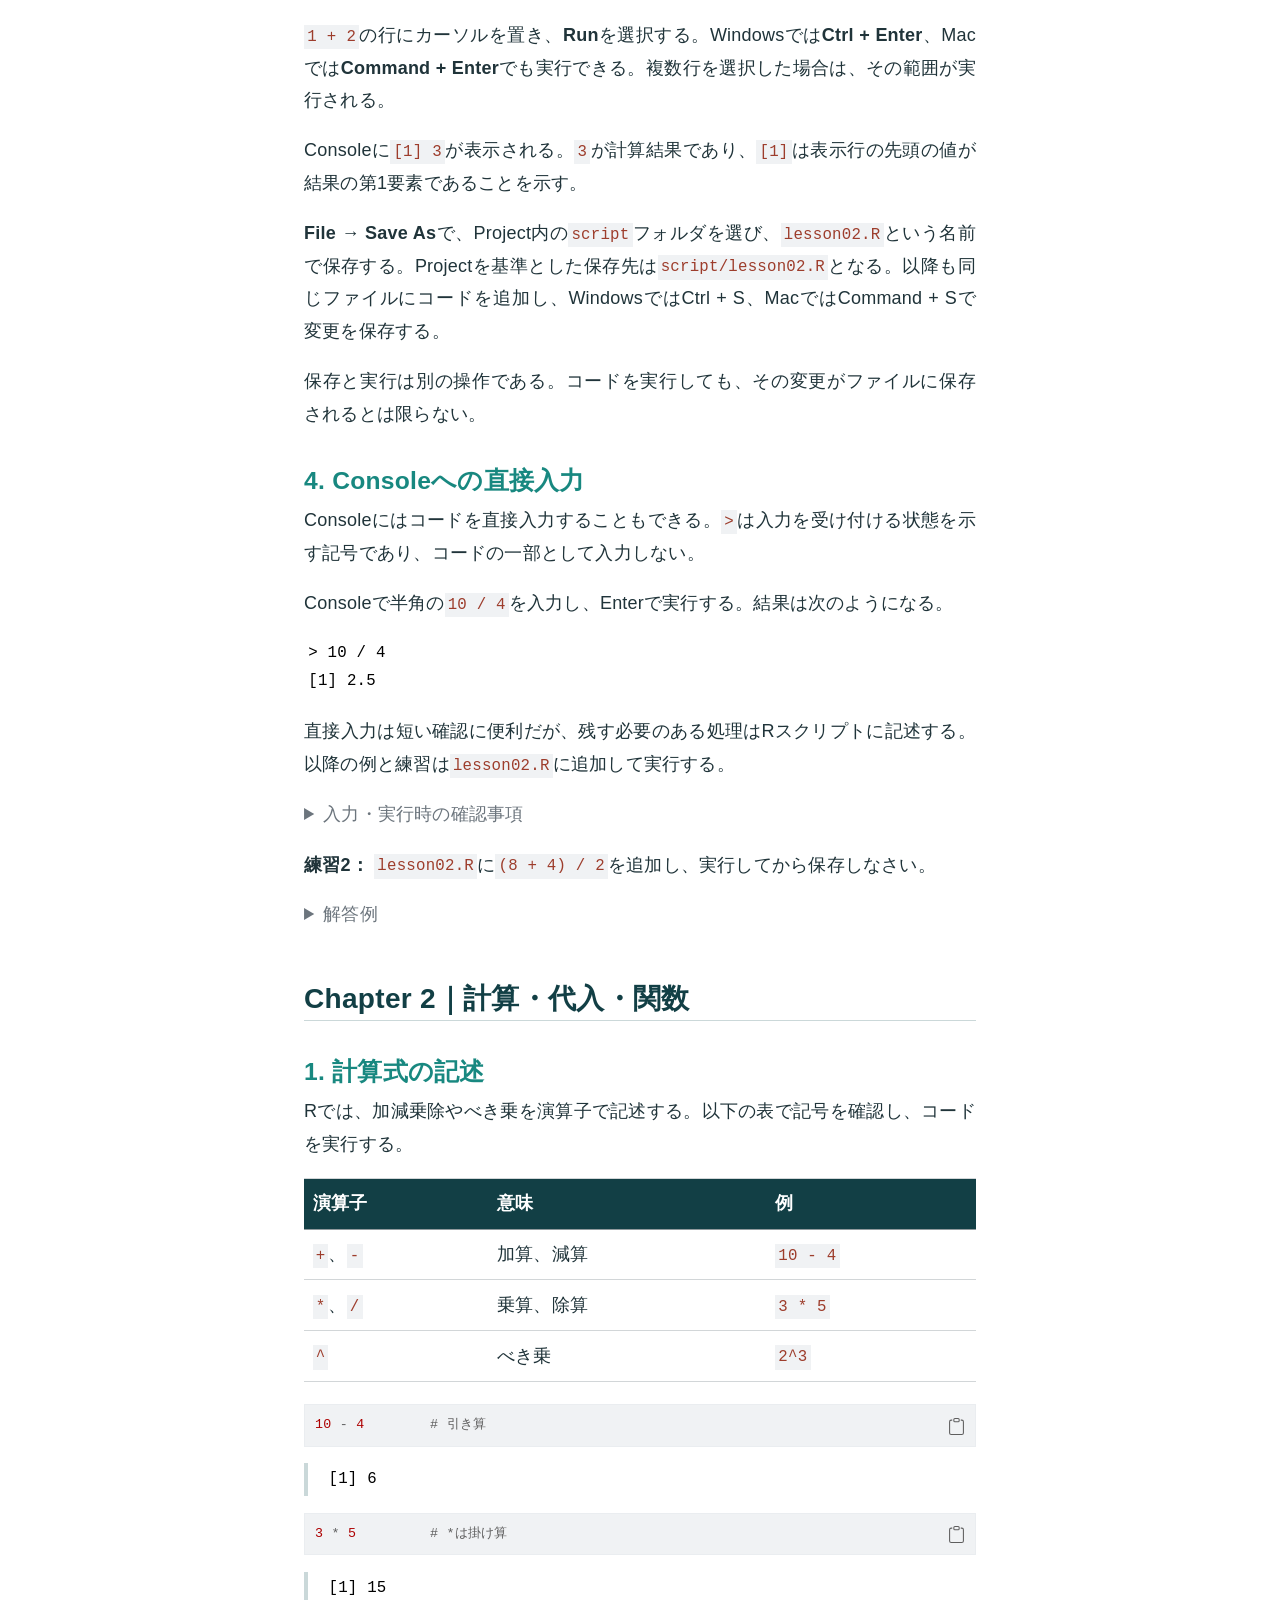
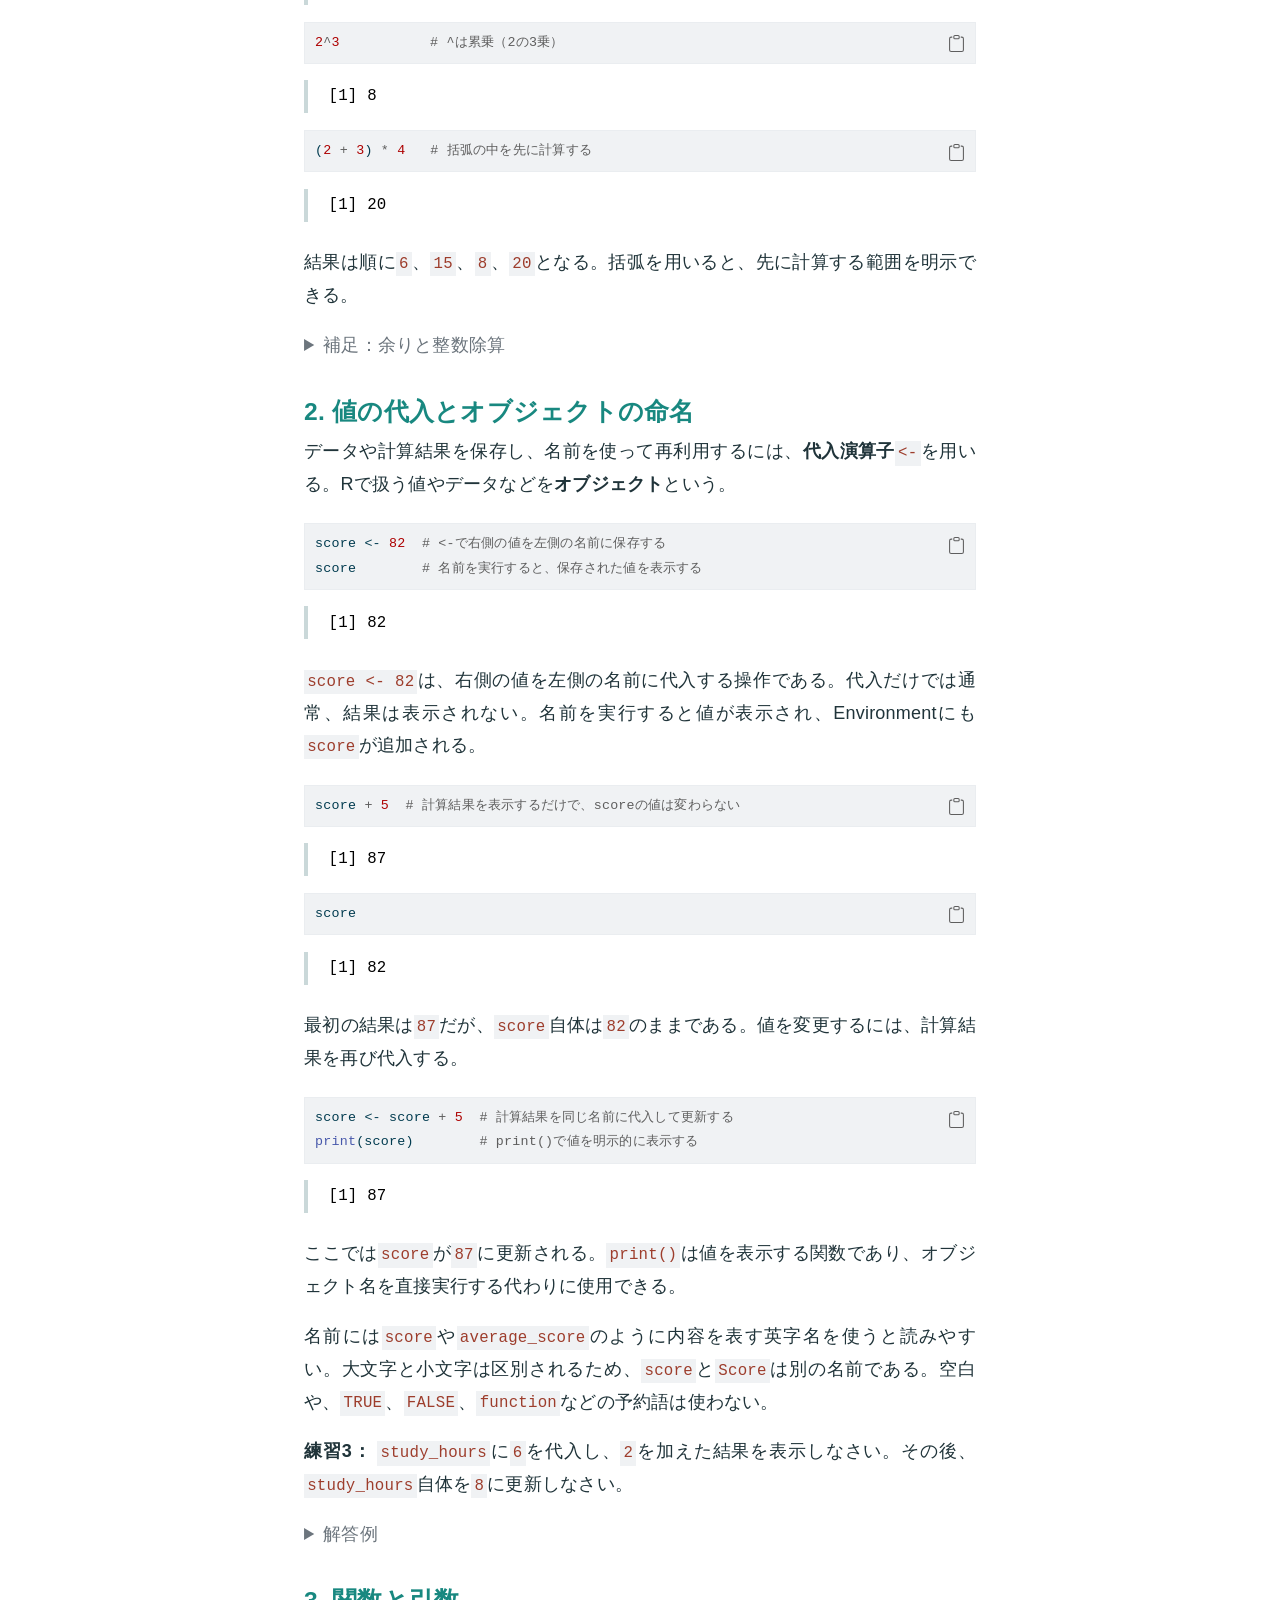
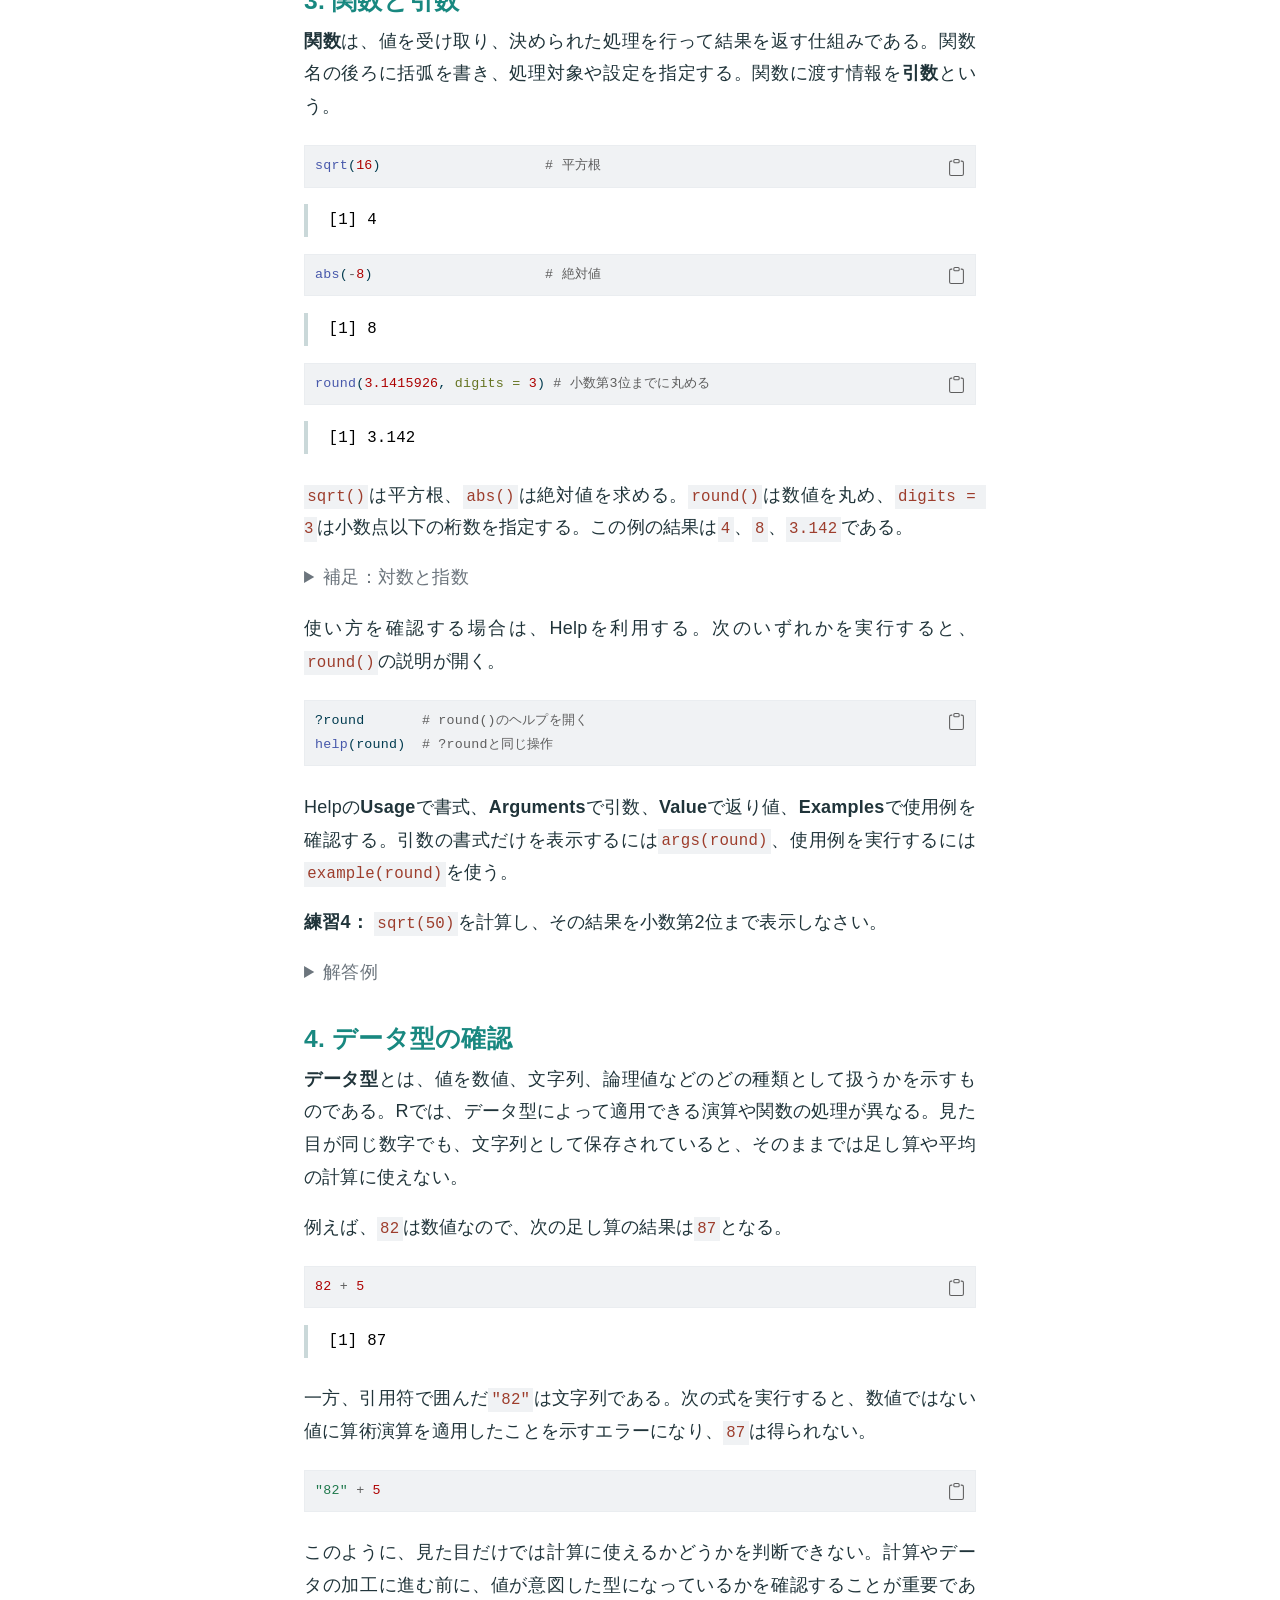
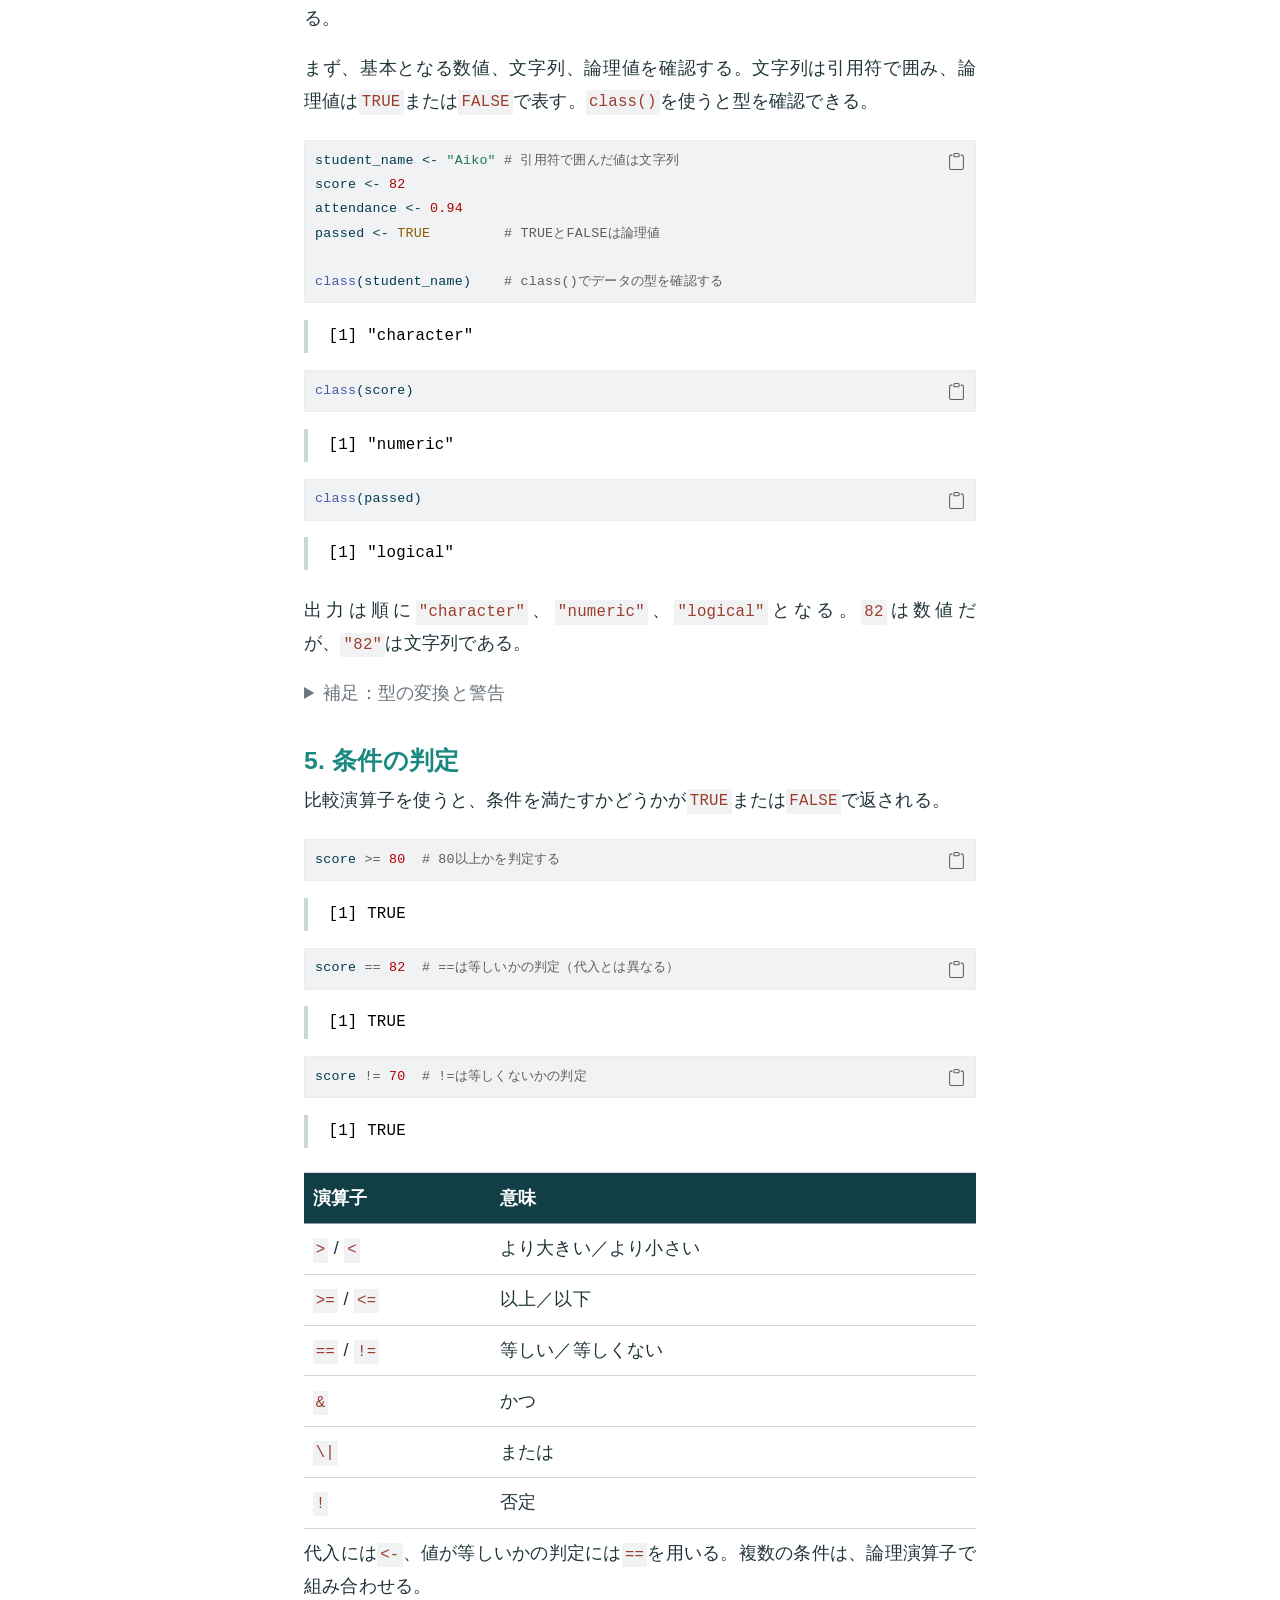
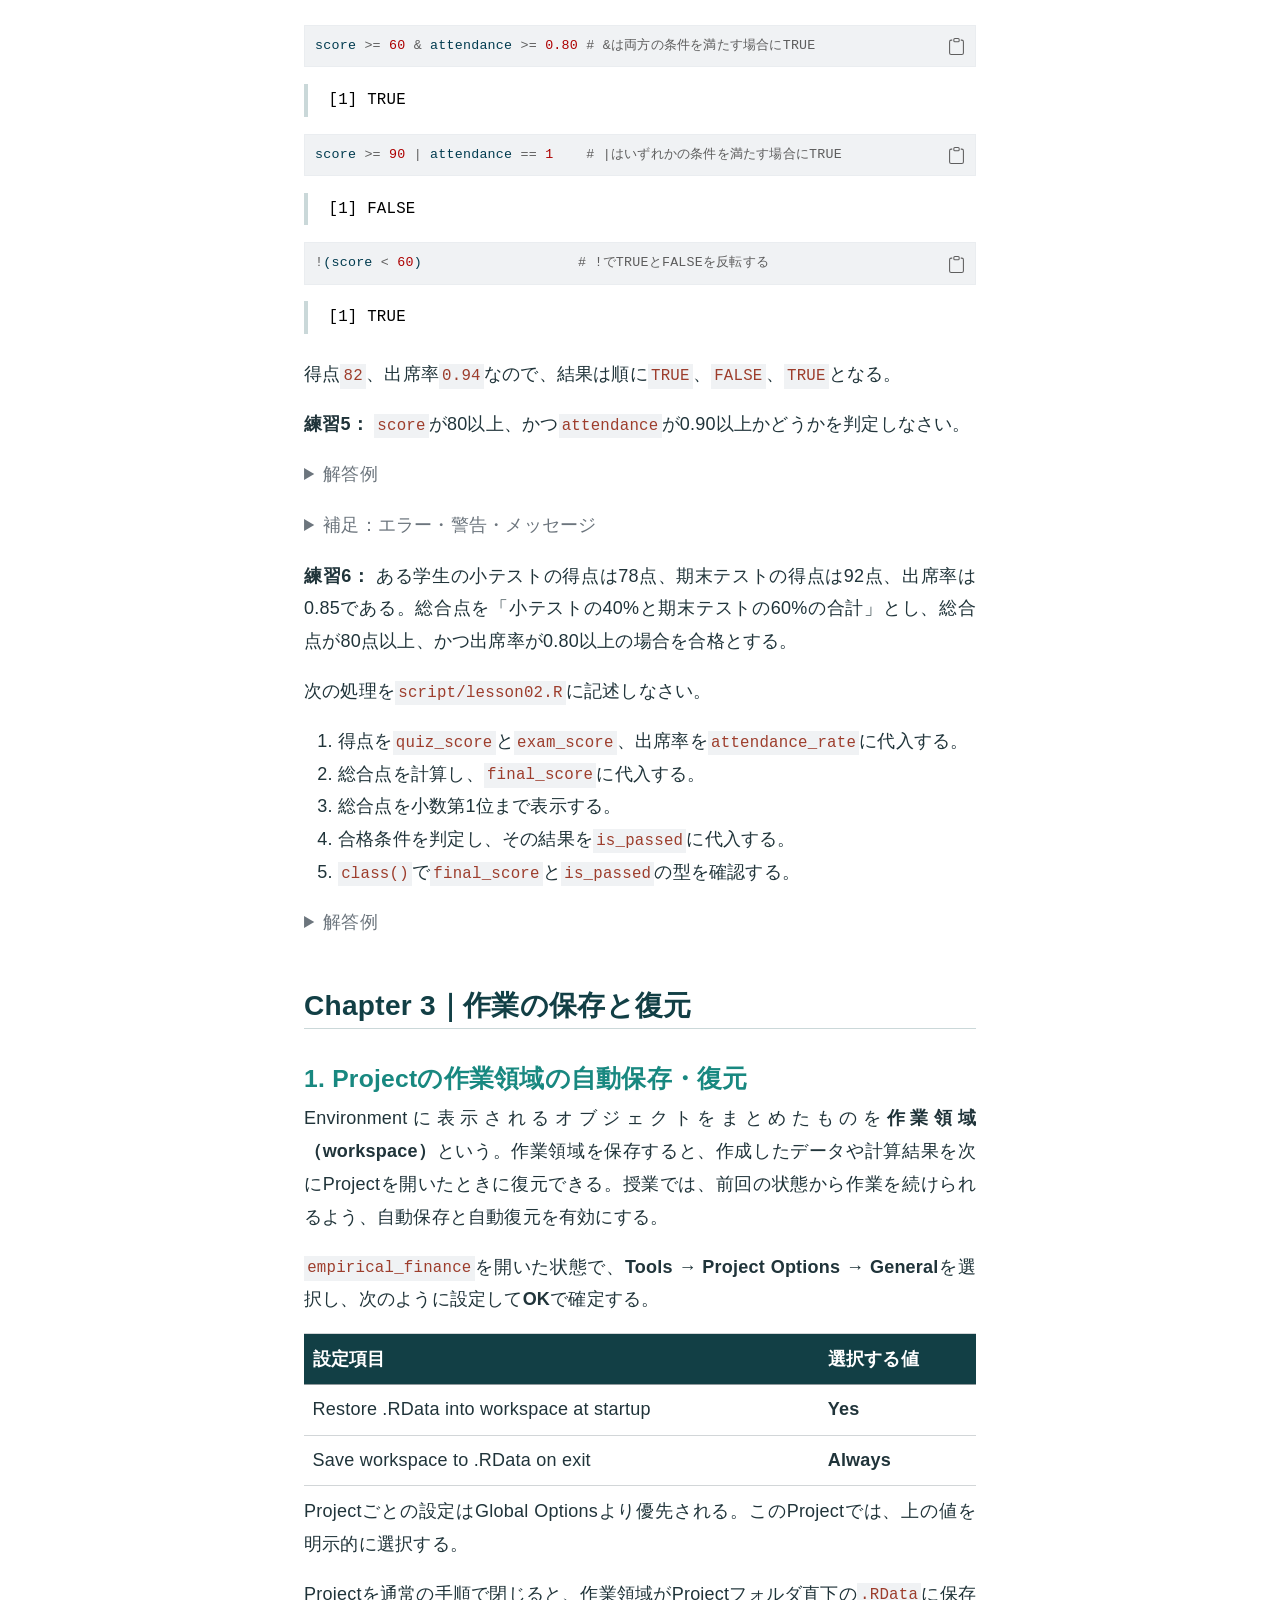
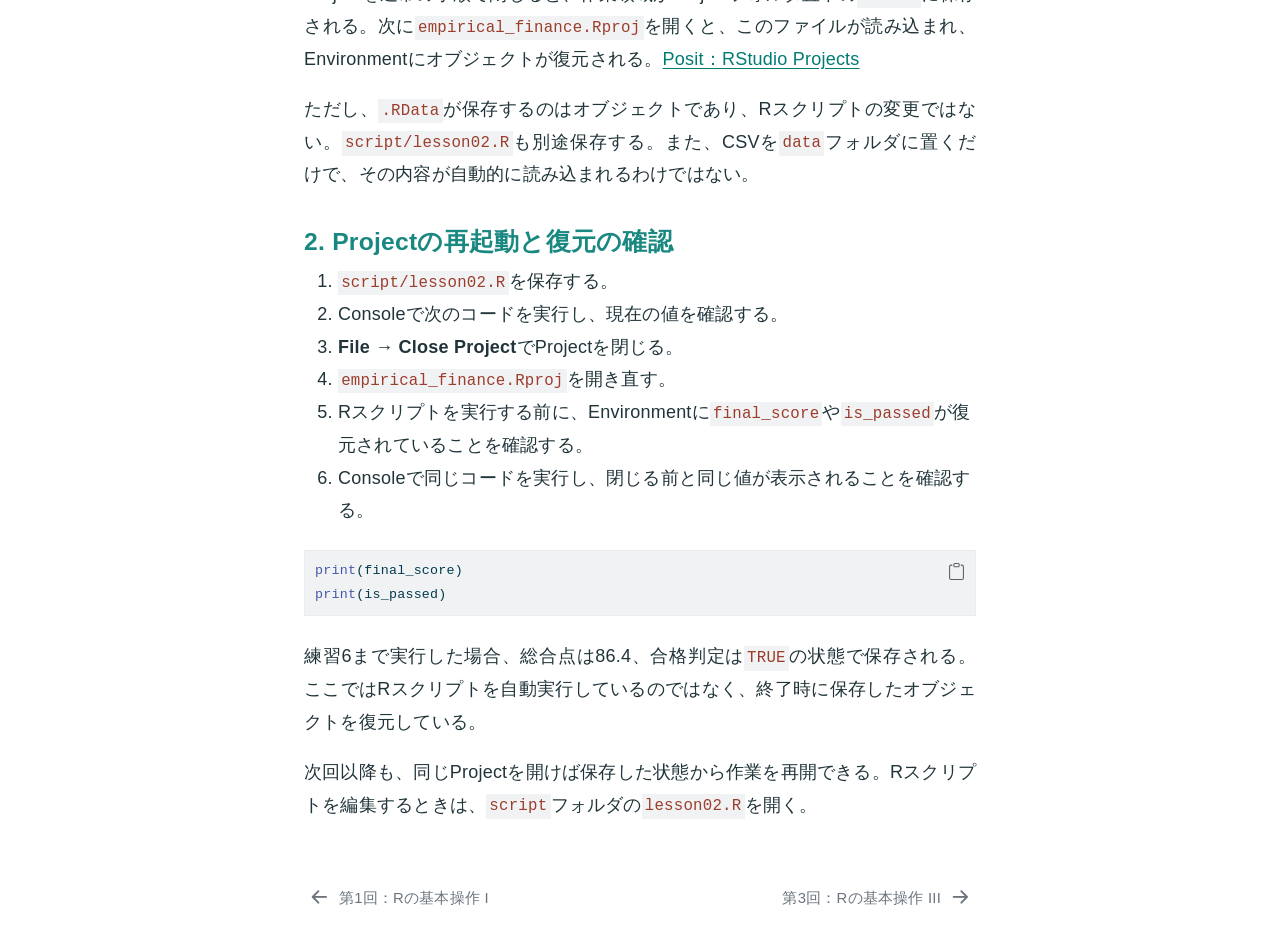
<file: lessons/02/index.html>
<!DOCTYPE html>
<html xmlns="http://www.w3.org/1999/xhtml" lang="ja" xml:lang="ja"><head>

<meta charset="utf-8">
<meta name="generator" content="quarto-1.10.18">

<meta name="viewport" content="width=device-width, initial-scale=1.0, user-scalable=yes">


<title>第2回：Rの基本操作 II – 応用ファイナンス1</title>
<style>
/* Default styles provided by pandoc.
** See https://pandoc.org/MANUAL.html#variables-for-html for config info.
*/
span.smallcaps{font-variant: small-caps;}
div.columns{display: flex; gap: 1.5em;}
div.column{flex: auto;}
@media screen {
div.columns{gap: min(4vw, 1.5em);}
div.column{overflow-x: auto;}
}
div.hanging-indent{margin-left: 1.5em; text-indent: -1.5em;}
ul.task-list{list-style: none;}
ul.task-list li input[type="checkbox"] {
  width: 0.8em;
  margin: 0 0.8em 0.2em -1em; /* quarto-specific, see https://github.com/quarto-dev/quarto-cli/issues/4556 */ 
  vertical-align: middle;
}
/* CSS for syntax highlighting */
html { -webkit-text-size-adjust: 100%; }
pre > code.sourceCode { white-space: pre; position: relative; }
pre > code.sourceCode > span { display: inline-block; line-height: 1.25; }
pre > code.sourceCode > span:empty { height: 1.2em; }
.sourceCode { overflow: visible; }
code.sourceCode > span { color: inherit; text-decoration: inherit; }
div.sourceCode { margin: 1em 0; }
pre.sourceCode { margin: 0; }
@media screen {
div.sourceCode { overflow: auto; }
}
@media print {
pre > code.sourceCode { white-space: pre-wrap; }
pre > code.sourceCode > span { text-indent: -5em; padding-left: 5em; }
}
pre.numberSource code
  { counter-reset: source-line 0; }
pre.numberSource code > span
  { position: relative; left: -4em; counter-increment: source-line; }
pre.numberSource code > span > a:first-child::before
  { content: counter(source-line);
    position: relative; left: -1em; text-align: right; vertical-align: baseline;
    border: none; display: inline-block;
    -webkit-touch-callout: none; -webkit-user-select: none;
    -khtml-user-select: none; -moz-user-select: none;
    -ms-user-select: none; user-select: none;
    padding: 0 4px; width: 4em;
  }
pre.numberSource { margin-left: 3em;  padding-left: 4px; }
div.sourceCode
  {   }
@media screen {
pre > code.sourceCode > span > a:first-child::before { text-decoration: underline; }
}
</style>


<script src="../../site_libs/quarto-nav/quarto-nav.js"></script>
<script src="../../site_libs/quarto-nav/headroom.min.js"></script>
<script src="../../site_libs/clipboard/clipboard.min.js"></script>
<script src="../../site_libs/quarto-search/autocomplete.umd.js"></script>
<script src="../../site_libs/quarto-search/fuse.min.js"></script>
<script src="../../site_libs/quarto-search/quarto-search.js"></script>
<meta name="quarto:offset" content="../../">
<link href="../../lessons/03/index.html" rel="next">
<link href="../../lessons/01/index.html" rel="prev">
<script src="../../site_libs/quarto-html/quarto.js" type="module"></script>
<script src="../../site_libs/quarto-html/tabsets/tabsets.js" type="module"></script>
<script src="../../site_libs/quarto-html/popper.min.js"></script>
<script src="../../site_libs/quarto-html/tippy.umd.min.js"></script>
<script src="../../site_libs/quarto-html/anchor.min.js"></script>
<link href="../../site_libs/quarto-html/tippy.css" rel="stylesheet">
<link href="../../site_libs/quarto-html/quarto-syntax-highlighting-37294f0e61b532b0f7ebd5ccc0471b30.css" rel="stylesheet" id="quarto-text-highlighting-styles">
<script src="../../site_libs/bootstrap/bootstrap.min.js"></script>
<link href="../../site_libs/bootstrap/bootstrap-icons.css" rel="stylesheet">
<link href="../../site_libs/bootstrap/bootstrap-2ca91016776c58decb83f80a962514dd.min.css" rel="stylesheet" append-hash="true" id="quarto-bootstrap" data-mode="light">
<script id="quarto-search-options" type="application/json">{
  "location": "sidebar",
  "copy-button": false,
  "collapse-after": 3,
  "panel-placement": "start",
  "type": "textbox",
  "limit": 50,
  "keyboard-shortcut": [
    "f",
    "/",
    "s"
  ],
  "language": {
    "search-no-results-text": "一致なし",
    "search-matching-documents-text": "一致した文書",
    "search-copy-link-title": "検索へのリンクをコピー",
    "search-hide-matches-text": "追加の検索結果を非表示",
    "search-more-match-text": "追加の検索結果",
    "search-more-matches-text": "追加の検索結果",
    "search-clear-button-title": "消去",
    "search-text-placeholder": "",
    "search-detached-cancel-button-title": "取消",
    "search-submit-button-title": "検索",
    "search-label": "サーチ"
  }
}</script>
<style>html{ scroll-behavior: smooth; }</style>


</head>

<body class="nav-sidebar floating quarto-light">

<div id="quarto-search-results"></div>
  <header id="quarto-header" class="headroom fixed-top">
  <nav class="quarto-secondary-nav">
    <div class="container-fluid d-flex">
      <button type="button" class="quarto-btn-toggle btn" data-bs-toggle="collapse" role="button" data-bs-target=".quarto-sidebar-collapse-item" aria-controls="quarto-sidebar" aria-expanded="false" aria-label="サイドバーを切り替える" onclick="if (window.quartoToggleHeadroom) { window.quartoToggleHeadroom(); }">
        <i class="bi bi-layout-text-sidebar-reverse"></i>
      </button>
        <nav class="quarto-page-breadcrumbs" aria-label="breadcrumb"><ol class="breadcrumb"><li class="breadcrumb-item"><a href="../../lessons/02/index.html">第2回：Rの基本操作 II</a></li></ol></nav>
        <a class="flex-grow-1" role="navigation" data-bs-toggle="collapse" data-bs-target=".quarto-sidebar-collapse-item" aria-controls="quarto-sidebar" aria-expanded="false" aria-label="サイドバーを切り替える" onclick="if (window.quartoToggleHeadroom) { window.quartoToggleHeadroom(); }">      
        </a>
      <button type="button" class="btn quarto-search-button" aria-label="サーチ" onclick="window.quartoOpenSearch();">
        <i class="bi bi-search"></i>
      </button>
    </div>
  </nav>
</header>
<!-- content -->
<div id="quarto-content" class="quarto-container page-columns page-rows-contents page-layout-article">
<!-- sidebar -->
  <nav id="quarto-sidebar" class="sidebar collapse collapse-horizontal quarto-sidebar-collapse-item sidebar-navigation floating overflow-auto">
    <div class="pt-lg-2 mt-2 text-left sidebar-header">
    <div class="sidebar-title mb-0 py-0">
      <a href="../../">応用ファイナンス1</a> 
    </div>
      </div>
        <div class="mt-2 flex-shrink-0 align-items-center">
        <div class="sidebar-search">
        <div id="quarto-search" class="" title="サーチ"></div>
        </div>
        </div>
    <div class="sidebar-menu-container"> 
    <ul class="list-unstyled mt-1">
        <li class="sidebar-item">
  <div class="sidebar-item-container"> 
  <a href="../../index.html" class="sidebar-item-text sidebar-link">
 <span class="menu-text">ガイダンス</span></a>
  </div>
</li>
        <li class="sidebar-item">
  <div class="sidebar-item-container"> 
  <a href="../../lessons/01/index.html" class="sidebar-item-text sidebar-link">
 <span class="menu-text">第1回：Rの基本操作 I</span></a>
  </div>
</li>
        <li class="sidebar-item">
  <div class="sidebar-item-container"> 
  <a href="../../lessons/02/index.html" class="sidebar-item-text sidebar-link active">
 <span class="menu-text">第2回：Rの基本操作 II</span></a>
  </div>
</li>
        <li class="sidebar-item">
  <div class="sidebar-item-container"> 
  <a href="../../lessons/03/index.html" class="sidebar-item-text sidebar-link">
 <span class="menu-text">第3回：Rの基本操作 III</span></a>
  </div>
</li>
        <li class="sidebar-item">
  <div class="sidebar-item-container"> 
  <a href="../../lessons/04/index.html" class="sidebar-item-text sidebar-link">
 <span class="menu-text">第4回：Rの基本操作 IV</span></a>
  </div>
</li>
        <li class="sidebar-item">
  <div class="sidebar-item-container"> 
  <a href="../../lessons/05/index.html" class="sidebar-item-text sidebar-link">
 <span class="menu-text">第5回：Rの基本操作：演習</span></a>
  </div>
</li>
        <li class="sidebar-item">
  <div class="sidebar-item-container"> 
  <a href="../../lessons/06/index.html" class="sidebar-item-text sidebar-link">
 <span class="menu-text">第6回：tidyverse流による財務・株式データ分析</span></a>
  </div>
</li>
        <li class="sidebar-item">
  <div class="sidebar-item-container"> 
  <a href="../../lessons/07/index.html" class="sidebar-item-text sidebar-link">
 <span class="menu-text">第7回：財務データ分析 I</span></a>
  </div>
</li>
        <li class="sidebar-item">
  <div class="sidebar-item-container"> 
  <a href="../../lessons/08/index.html" class="sidebar-item-text sidebar-link">
 <span class="menu-text">第8回：財務データ分析 II</span></a>
  </div>
</li>
        <li class="sidebar-item">
  <div class="sidebar-item-container"> 
  <a href="../../lessons/09/index.html" class="sidebar-item-text sidebar-link">
 <span class="menu-text">第9回：休講</span></a>
  </div>
</li>
        <li class="sidebar-item">
  <div class="sidebar-item-container"> 
  <a href="../../lessons/10/index.html" class="sidebar-item-text sidebar-link">
 <span class="menu-text">第10回：財務データ分析 III</span></a>
  </div>
</li>
    </ul>
    </div>
</nav>
<div id="quarto-sidebar-glass" class="quarto-sidebar-collapse-item" data-bs-toggle="collapse" data-bs-target=".quarto-sidebar-collapse-item"></div>
<!-- margin-sidebar -->
    <div id="quarto-margin-sidebar" class="sidebar margin-sidebar">
        <nav id="TOC" role="doc-toc" class="toc-active">
    <h2 id="toc-title">目次</h2>
   
  <ul>
  <li><a href="#到達目標" id="toc-到達目標" class="nav-link active" data-scroll-target="#到達目標">到達目標</a></li>
  <li><a href="#作業の準備" id="toc-作業の準備" class="nav-link" data-scroll-target="#作業の準備">作業の準備</a></li>
  <li><a href="#chapter-1rstudioでのコードの実行" id="toc-chapter-1rstudioでのコードの実行" class="nav-link" data-scroll-target="#chapter-1rstudioでのコードの実行">Chapter 1｜RStudioでのコードの実行</a>
  <ul class="collapse">
  <li><a href="#rstudioの画面" id="toc-rstudioの画面" class="nav-link" data-scroll-target="#rstudioの画面">1. RStudioの画面</a></li>
  <li><a href="#r-projectの作成" id="toc-r-projectの作成" class="nav-link" data-scroll-target="#r-projectの作成">2. R Projectの作成</a></li>
  <li><a href="#スクリプトの作成と最初の式の実行" id="toc-スクリプトの作成と最初の式の実行" class="nav-link" data-scroll-target="#スクリプトの作成と最初の式の実行">3. スクリプトの作成と最初の式の実行</a></li>
  <li><a href="#consoleへの直接入力" id="toc-consoleへの直接入力" class="nav-link" data-scroll-target="#consoleへの直接入力">4. Consoleへの直接入力</a></li>
  </ul></li>
  <li><a href="#chapter-2計算代入関数" id="toc-chapter-2計算代入関数" class="nav-link" data-scroll-target="#chapter-2計算代入関数">Chapter 2｜計算・代入・関数</a>
  <ul class="collapse">
  <li><a href="#計算式の記述" id="toc-計算式の記述" class="nav-link" data-scroll-target="#計算式の記述">1. 計算式の記述</a></li>
  <li><a href="#値の代入とオブジェクトの命名" id="toc-値の代入とオブジェクトの命名" class="nav-link" data-scroll-target="#値の代入とオブジェクトの命名">2. 値の代入とオブジェクトの命名</a></li>
  <li><a href="#関数と引数" id="toc-関数と引数" class="nav-link" data-scroll-target="#関数と引数">3. 関数と引数</a></li>
  <li><a href="#データ型の確認" id="toc-データ型の確認" class="nav-link" data-scroll-target="#データ型の確認">4. データ型の確認</a></li>
  <li><a href="#条件の判定" id="toc-条件の判定" class="nav-link" data-scroll-target="#条件の判定">5. 条件の判定</a></li>
  </ul></li>
  <li><a href="#chapter-3作業の保存と復元" id="toc-chapter-3作業の保存と復元" class="nav-link" data-scroll-target="#chapter-3作業の保存と復元">Chapter 3｜作業の保存と復元</a>
  <ul class="collapse">
  <li><a href="#projectの作業領域の自動保存復元" id="toc-projectの作業領域の自動保存復元" class="nav-link" data-scroll-target="#projectの作業領域の自動保存復元">1. Projectの作業領域の自動保存・復元</a></li>
  <li><a href="#projectの再起動と復元の確認" id="toc-projectの再起動と復元の確認" class="nav-link" data-scroll-target="#projectの再起動と復元の確認">2. Projectの再起動と復元の確認</a></li>
  </ul></li>
  </ul>
</nav>
    </div>
<!-- main -->
<main class="content" id="quarto-document-content">

<header id="title-block-header" class="quarto-title-block default">
<div class="quarto-title">
<h1 class="title">第2回：Rの基本操作 II</h1>
</div>



<div class="quarto-title-meta">

    
  
    
  </div>
  


</header>


<section id="到達目標" class="level2">
<h2 class="anchored" data-anchor-id="到達目標">到達目標</h2>
<ul>
<li>RStudioの基本操作と、Rスクリプトによる作業方法を学ぶ。</li>
<li>Rの基本的な文法、データ型、簡単な処理方法を理解する。</li>
<li>作業内容を適切に保存・管理し、Projectで作業を継続する方法を学ぶ。</li>
</ul>
</section>
<section id="作業の準備" class="level2">
<h2 class="anchored" data-anchor-id="作業の準備">作業の準備</h2>
<ol type="1">
<li>第1回でインストールしたRStudioを起動する。</li>
<li><a href="../../data/data_lesson02.csv" download="data_lesson02.csv">data_lesson02.csv をダウンロード</a>をクリックして保存する。保存先は、以下でProjectを作成した後に指定する。</li>
</ol>
<p>今回は、画面の使い方を確認しながら、Projectと<code>script/lesson02.R</code>を作成する。追加パッケージのインストールは不要である。</p>
</section>
<section id="chapter-1rstudioでのコードの実行" class="level2">
<h2 class="anchored" data-anchor-id="chapter-1rstudioでのコードの実行">Chapter 1｜RStudioでのコードの実行</h2>
<section id="rstudioの画面" class="level3">
<h3 class="anchored" data-anchor-id="rstudioの画面">1. RStudioの画面</h3>
<p>RStudioの画面は複数の領域に分かれており、それぞれを<strong>ペイン（pane）</strong>と呼ぶ。まず、図と自分の画面を対応させて各ペインを確認する。</p>
<p>初回起動時にはSourceが表示されず、3領域に見えることがある。Sourceはスクリプトを開くと表示される。配置は設定によって変わるため、位置と併せてタブ名を確認する。</p>
<div class="quarto-figure quarto-figure-center">
<figure class="figure">
<p><img src="images/rstudio-panes.jpeg" class="img-fluid figure-img" style="width:100.0%" alt="左上Sourceはコードの編集、左下Consoleは実行結果、右上Environmentは作成したデータ、右下はFilesやPlots、Helpなどを表示する。"></p>
<figcaption>RStudioの主要なペイン</figcaption>
</figure>
</div>
<p>出典：<a href="https://docs.posit.co/ide/user/ide/get-started/#rstudio-panes">Posit, Get Started — RStudio Panes</a>。</p>
<table class="caption-top table">
<colgroup>
<col style="width: 50%">
<col style="width: 50%">
</colgroup>
<thead>
<tr class="header">
<th>ペイン</th>
<th>主な役割</th>
</tr>
</thead>
<tbody>
<tr class="odd">
<td>Source</td>
<td>Rスクリプトを編集する</td>
</tr>
<tr class="even">
<td>Console</td>
<td>コードを実行し、結果やエラーを確認する</td>
</tr>
<tr class="odd">
<td>Environment / History</td>
<td>作成したオブジェクトや実行履歴を確認する</td>
</tr>
<tr class="even">
<td>Files / Plots / Packages / Help</td>
<td>ファイル、図、パッケージ、ヘルプを確認する</td>
</tr>
</tbody>
</table>
</section>
<section id="r-projectの作成" class="level3">
<h3 class="anchored" data-anchor-id="r-projectの作成">2. R Projectの作成</h3>
<p><strong>R Project</strong>は、分析に使うスクリプト、データ、出力を一つのフォルダにまとめて管理する仕組みである。作業を始める際にProjectを開くと、そのフォルダを基準にファイルを扱える。</p>
<ol type="1">
<li><strong>File → New Project → New Directory → New Project</strong>を選択する。</li>
<li><strong>Directory name</strong>に<code>empirical_finance</code>を入力し、保存先を指定する。</li>
<li><strong>Create Project</strong>を選択する。</li>
<li>画面右上のProject名が<code>empirical_finance</code>になっていることを確認する。</li>
</ol>
<p>同名のProjectが既にある場合は、その<code>.Rproj</code>ファイルから開く。</p>
<p><strong>練習1：</strong> Projectとフォルダの準備</p>
<p>全員、次の作業を行い、授業で使用するProjectとデータを準備しなさい。</p>
<ol type="1">
<li>上の手順に従って、<code>empirical_finance</code>という名前のProjectを作成する。既に作成した場合は、そのProjectを開く。</li>
<li>Projectフォルダ直下に、データを保存する<code>data</code>フォルダと、Rスクリプトを保存する<code>script</code>フォルダを作成する。RStudioの<strong>Files</strong>ペインでProjectフォルダを表示し、<strong>New Folder</strong>からそれぞれ作成する。</li>
<li>ダウンロードした<code>data_lesson02.csv</code>を、作成した<code>data</code>フォルダに移す。</li>
<li><strong>Files</strong>ペインで<code>data</code>フォルダを開き、<code>data_lesson02.csv</code>があることを確認する。</li>
</ol>
<p>作業後のフォルダ構成は、次のようになる。</p>
<pre class="text"><code>empirical_finance/
├── empirical_finance.Rproj
├── data/
│   └── data_lesson02.csv
└── script/</code></pre>
</section>
<section id="スクリプトの作成と最初の式の実行" class="level3">
<h3 class="anchored" data-anchor-id="スクリプトの作成と最初の式の実行">3. スクリプトの作成と最初の式の実行</h3>
<p>Rのコードを記録したファイルを<strong>Rスクリプト</strong>という。<strong>File → New File → R Script</strong>を選択すると、Sourceペインに新しいRスクリプトの編集タブが開く。</p>
<p><code>#</code>から行末までは<strong>コメント</strong>であり、計算として実行されない。Rスクリプトに次のコードを記述する。</p>
<div class="cell">
<div class="code-copy-outer-scaffold"><div class="sourceCode cell-code" id="cb2"><pre class="sourceCode r code-with-copy"><code class="sourceCode r"><span id="cb2-1"><a href="#cb2-1" aria-hidden="true" tabindex="-1"></a><span class="co"># 基本的な計算</span></span>
<span id="cb2-2"><a href="#cb2-2" aria-hidden="true" tabindex="-1"></a><span class="dv">1</span> <span class="sc">+</span> <span class="dv">2</span></span></code></pre></div><button title="コピー" class="code-copy-button"><i class="bi"></i></button></div>
<div class="cell-output cell-output-stdout">
<pre><code>[1] 3</code></pre>
</div>
</div>
<p><code>1 + 2</code>の行にカーソルを置き、<strong>Run</strong>を選択する。Windowsでは<strong>Ctrl + Enter</strong>、Macでは<strong>Command + Enter</strong>でも実行できる。複数行を選択した場合は、その範囲が実行される。</p>
<p>Consoleに<code>[1] 3</code>が表示される。<code>3</code>が計算結果であり、<code>[1]</code>は表示行の先頭の値が結果の第1要素であることを示す。</p>
<p><strong>File → Save As</strong>で、Project内の<code>script</code>フォルダを選び、<code>lesson02.R</code>という名前で保存する。Projectを基準とした保存先は<code>script/lesson02.R</code>となる。以降も同じファイルにコードを追加し、WindowsではCtrl + S、MacではCommand + Sで変更を保存する。</p>
<p>保存と実行は別の操作である。コードを実行しても、その変更がファイルに保存されるとは限らない。</p>
</section>
<section id="consoleへの直接入力" class="level3">
<h3 class="anchored" data-anchor-id="consoleへの直接入力">4. Consoleへの直接入力</h3>
<p>Consoleにはコードを直接入力することもできる。<code>&gt;</code>は入力を受け付ける状態を示す記号であり、コードの一部として入力しない。</p>
<p>Consoleで半角の<code>10 / 4</code>を入力し、Enterで実行する。結果は次のようになる。</p>
<pre class="text"><code>&gt; 10 / 4
[1] 2.5</code></pre>
<p>直接入力は短い確認に便利だが、残す必要のある処理はRスクリプトに記述する。以降の例と練習は<code>lesson02.R</code>に追加して実行する。</p>
<details>
<summary>
入力・実行時の確認事項
</summary>
<ul>
<li>Consoleが<code>+</code>のままになる場合は、括弧や引用符の閉じ忘れを確認する。Escで入力を取り消し、式を修正する。</li>
<li>数値や演算記号には半角文字を使う。</li>
<li>Rスクリプトにコードを記述しても結果が出ない場合は、Runまたは実行用ショートカットで実行したか確認する。</li>
</ul>
</details>
<p><strong>練習2：</strong> <code>lesson02.R</code>に<code>(8 + 4) / 2</code>を追加し、実行してから保存しなさい。</p>
<details>
<summary>
解答例
</summary>
<p>計算結果は<code>6</code>である。Rスクリプトに行を追加し、実行後に保存する。</p>
</details>
</section>
</section>
<section id="chapter-2計算代入関数" class="level2">
<h2 class="anchored" data-anchor-id="chapter-2計算代入関数">Chapter 2｜計算・代入・関数</h2>
<section id="計算式の記述" class="level3">
<h3 class="anchored" data-anchor-id="計算式の記述">1. 計算式の記述</h3>
<p>Rでは、加減乗除やべき乗を演算子で記述する。以下の表で記号を確認し、コードを実行する。</p>
<table class="caption-top table">
<thead>
<tr class="header">
<th>演算子</th>
<th>意味</th>
<th>例</th>
</tr>
</thead>
<tbody>
<tr class="odd">
<td><code>+</code>、<code>-</code></td>
<td>加算、減算</td>
<td><code>10 - 4</code></td>
</tr>
<tr class="even">
<td><code>*</code>、<code>/</code></td>
<td>乗算、除算</td>
<td><code>3 * 5</code></td>
</tr>
<tr class="odd">
<td><code>^</code></td>
<td>べき乗</td>
<td><code>2^3</code></td>
</tr>
</tbody>
</table>
<div class="cell">
<div class="code-copy-outer-scaffold"><div class="sourceCode cell-code" id="cb5"><pre class="sourceCode r code-with-copy"><code class="sourceCode r"><span id="cb5-1"><a href="#cb5-1" aria-hidden="true" tabindex="-1"></a><span class="dv">10</span> <span class="sc">-</span> <span class="dv">4</span>        <span class="co"># 引き算</span></span></code></pre></div><button title="コピー" class="code-copy-button"><i class="bi"></i></button></div>
<div class="cell-output cell-output-stdout">
<pre><code>[1] 6</code></pre>
</div>
<div class="code-copy-outer-scaffold"><div class="sourceCode cell-code" id="cb7"><pre class="sourceCode r code-with-copy"><code class="sourceCode r"><span id="cb7-1"><a href="#cb7-1" aria-hidden="true" tabindex="-1"></a><span class="dv">3</span> <span class="sc">*</span> <span class="dv">5</span>         <span class="co"># *は掛け算</span></span></code></pre></div><button title="コピー" class="code-copy-button"><i class="bi"></i></button></div>
<div class="cell-output cell-output-stdout">
<pre><code>[1] 15</code></pre>
</div>
<div class="code-copy-outer-scaffold"><div class="sourceCode cell-code" id="cb9"><pre class="sourceCode r code-with-copy"><code class="sourceCode r"><span id="cb9-1"><a href="#cb9-1" aria-hidden="true" tabindex="-1"></a><span class="dv">2</span><span class="sc">^</span><span class="dv">3</span>           <span class="co"># ^は累乗（2の3乗）</span></span></code></pre></div><button title="コピー" class="code-copy-button"><i class="bi"></i></button></div>
<div class="cell-output cell-output-stdout">
<pre><code>[1] 8</code></pre>
</div>
<div class="code-copy-outer-scaffold"><div class="sourceCode cell-code" id="cb11"><pre class="sourceCode r code-with-copy"><code class="sourceCode r"><span id="cb11-1"><a href="#cb11-1" aria-hidden="true" tabindex="-1"></a>(<span class="dv">2</span> <span class="sc">+</span> <span class="dv">3</span>) <span class="sc">*</span> <span class="dv">4</span>   <span class="co"># 括弧の中を先に計算する</span></span></code></pre></div><button title="コピー" class="code-copy-button"><i class="bi"></i></button></div>
<div class="cell-output cell-output-stdout">
<pre><code>[1] 20</code></pre>
</div>
</div>
<p>結果は順に<code>6</code>、<code>15</code>、<code>8</code>、<code>20</code>となる。括弧を用いると、先に計算する範囲を明示できる。</p>
<details>
<summary>
補足：余りと整数除算
</summary>
<p><code>%%</code>は除算の余り、<code>%/%</code>は整数除算の結果を返す。</p>
<div class="cell">
<div class="code-copy-outer-scaffold"><div class="sourceCode cell-code" id="cb13"><pre class="sourceCode r code-with-copy"><code class="sourceCode r"><span id="cb13-1"><a href="#cb13-1" aria-hidden="true" tabindex="-1"></a><span class="dv">10</span> <span class="sc">%%</span> <span class="dv">3</span>   <span class="co"># 割り算の余り</span></span></code></pre></div><button title="コピー" class="code-copy-button"><i class="bi"></i></button></div>
<div class="cell-output cell-output-stdout">
<pre><code>[1] 1</code></pre>
</div>
<div class="code-copy-outer-scaffold"><div class="sourceCode cell-code" id="cb15"><pre class="sourceCode r code-with-copy"><code class="sourceCode r"><span id="cb15-1"><a href="#cb15-1" aria-hidden="true" tabindex="-1"></a><span class="dv">10</span> <span class="sc">%/%</span> <span class="dv">3</span>  <span class="co"># 割り算の整数部分</span></span></code></pre></div><button title="コピー" class="code-copy-button"><i class="bi"></i></button></div>
<div class="cell-output cell-output-stdout">
<pre><code>[1] 3</code></pre>
</div>
</div>
<p>結果はそれぞれ<code>1</code>と<code>3</code>である。</p>
</details>
</section>
<section id="値の代入とオブジェクトの命名" class="level3">
<h3 class="anchored" data-anchor-id="値の代入とオブジェクトの命名">2. 値の代入とオブジェクトの命名</h3>
<p>データや計算結果を保存し、名前を使って再利用するには、<strong>代入演算子</strong><code>&lt;-</code>を用いる。Rで扱う値やデータなどを<strong>オブジェクト</strong>という。</p>
<div class="cell">
<div class="code-copy-outer-scaffold"><div class="sourceCode cell-code" id="cb17"><pre class="sourceCode r code-with-copy"><code class="sourceCode r"><span id="cb17-1"><a href="#cb17-1" aria-hidden="true" tabindex="-1"></a>score <span class="ot">&lt;-</span> <span class="dv">82</span>  <span class="co"># &lt;-で右側の値を左側の名前に保存する</span></span>
<span id="cb17-2"><a href="#cb17-2" aria-hidden="true" tabindex="-1"></a>score        <span class="co"># 名前を実行すると、保存された値を表示する</span></span></code></pre></div><button title="コピー" class="code-copy-button"><i class="bi"></i></button></div>
<div class="cell-output cell-output-stdout">
<pre><code>[1] 82</code></pre>
</div>
</div>
<p><code>score &lt;- 82</code>は、右側の値を左側の名前に代入する操作である。代入だけでは通常、結果は表示されない。名前を実行すると値が表示され、Environmentにも<code>score</code>が追加される。</p>
<div class="cell">
<div class="code-copy-outer-scaffold"><div class="sourceCode cell-code" id="cb19"><pre class="sourceCode r code-with-copy"><code class="sourceCode r"><span id="cb19-1"><a href="#cb19-1" aria-hidden="true" tabindex="-1"></a>score <span class="sc">+</span> <span class="dv">5</span>  <span class="co"># 計算結果を表示するだけで、scoreの値は変わらない</span></span></code></pre></div><button title="コピー" class="code-copy-button"><i class="bi"></i></button></div>
<div class="cell-output cell-output-stdout">
<pre><code>[1] 87</code></pre>
</div>
<div class="code-copy-outer-scaffold"><div class="sourceCode cell-code" id="cb21"><pre class="sourceCode r code-with-copy"><code class="sourceCode r"><span id="cb21-1"><a href="#cb21-1" aria-hidden="true" tabindex="-1"></a>score</span></code></pre></div><button title="コピー" class="code-copy-button"><i class="bi"></i></button></div>
<div class="cell-output cell-output-stdout">
<pre><code>[1] 82</code></pre>
</div>
</div>
<p>最初の結果は<code>87</code>だが、<code>score</code>自体は<code>82</code>のままである。値を変更するには、計算結果を再び代入する。</p>
<div class="cell">
<div class="code-copy-outer-scaffold"><div class="sourceCode cell-code" id="cb23"><pre class="sourceCode r code-with-copy"><code class="sourceCode r"><span id="cb23-1"><a href="#cb23-1" aria-hidden="true" tabindex="-1"></a>score <span class="ot">&lt;-</span> score <span class="sc">+</span> <span class="dv">5</span>  <span class="co"># 計算結果を同じ名前に代入して更新する</span></span>
<span id="cb23-2"><a href="#cb23-2" aria-hidden="true" tabindex="-1"></a><span class="fu">print</span>(score)        <span class="co"># print()で値を明示的に表示する</span></span></code></pre></div><button title="コピー" class="code-copy-button"><i class="bi"></i></button></div>
<div class="cell-output cell-output-stdout">
<pre><code>[1] 87</code></pre>
</div>
</div>
<p>ここでは<code>score</code>が<code>87</code>に更新される。<code>print()</code>は値を表示する関数であり、オブジェクト名を直接実行する代わりに使用できる。</p>
<p>名前には<code>score</code>や<code>average_score</code>のように内容を表す英字名を使うと読みやすい。大文字と小文字は区別されるため、<code>score</code>と<code>Score</code>は別の名前である。空白や、<code>TRUE</code>、<code>FALSE</code>、<code>function</code>などの予約語は使わない。</p>
<p><strong>練習3：</strong> <code>study_hours</code>に<code>6</code>を代入し、<code>2</code>を加えた結果を表示しなさい。その後、<code>study_hours</code>自体を<code>8</code>に更新しなさい。</p>
<details>
<summary>
解答例
</summary>
<div class="cell">
<div class="code-copy-outer-scaffold"><div class="sourceCode cell-code" id="cb25"><pre class="sourceCode r code-with-copy"><code class="sourceCode r"><span id="cb25-1"><a href="#cb25-1" aria-hidden="true" tabindex="-1"></a>study_hours <span class="ot">&lt;-</span> <span class="dv">6</span></span>
<span id="cb25-2"><a href="#cb25-2" aria-hidden="true" tabindex="-1"></a>study_hours <span class="sc">+</span> <span class="dv">2</span></span>
<span id="cb25-3"><a href="#cb25-3" aria-hidden="true" tabindex="-1"></a>study_hours <span class="ot">&lt;-</span> study_hours <span class="sc">+</span> <span class="dv">2</span></span>
<span id="cb25-4"><a href="#cb25-4" aria-hidden="true" tabindex="-1"></a>study_hours</span></code></pre></div><button title="コピー" class="code-copy-button"><i class="bi"></i></button></div>
</div>
<p>単に加算した段階では元の値は変わらず、再代入によって更新される。</p>
</details>
</section>
<section id="関数と引数" class="level3">
<h3 class="anchored" data-anchor-id="関数と引数">3. 関数と引数</h3>
<p><strong>関数</strong>は、値を受け取り、決められた処理を行って結果を返す仕組みである。関数名の後ろに括弧を書き、処理対象や設定を指定する。関数に渡す情報を<strong>引数</strong>という。</p>
<div class="cell">
<div class="code-copy-outer-scaffold"><div class="sourceCode cell-code" id="cb26"><pre class="sourceCode r code-with-copy"><code class="sourceCode r"><span id="cb26-1"><a href="#cb26-1" aria-hidden="true" tabindex="-1"></a><span class="fu">sqrt</span>(<span class="dv">16</span>)                    <span class="co"># 平方根</span></span></code></pre></div><button title="コピー" class="code-copy-button"><i class="bi"></i></button></div>
<div class="cell-output cell-output-stdout">
<pre><code>[1] 4</code></pre>
</div>
<div class="code-copy-outer-scaffold"><div class="sourceCode cell-code" id="cb28"><pre class="sourceCode r code-with-copy"><code class="sourceCode r"><span id="cb28-1"><a href="#cb28-1" aria-hidden="true" tabindex="-1"></a><span class="fu">abs</span>(<span class="sc">-</span><span class="dv">8</span>)                     <span class="co"># 絶対値</span></span></code></pre></div><button title="コピー" class="code-copy-button"><i class="bi"></i></button></div>
<div class="cell-output cell-output-stdout">
<pre><code>[1] 8</code></pre>
</div>
<div class="code-copy-outer-scaffold"><div class="sourceCode cell-code" id="cb30"><pre class="sourceCode r code-with-copy"><code class="sourceCode r"><span id="cb30-1"><a href="#cb30-1" aria-hidden="true" tabindex="-1"></a><span class="fu">round</span>(<span class="fl">3.1415926</span>, <span class="at">digits =</span> <span class="dv">3</span>) <span class="co"># 小数第3位までに丸める</span></span></code></pre></div><button title="コピー" class="code-copy-button"><i class="bi"></i></button></div>
<div class="cell-output cell-output-stdout">
<pre><code>[1] 3.142</code></pre>
</div>
</div>
<p><code>sqrt()</code>は平方根、<code>abs()</code>は絶対値を求める。<code>round()</code>は数値を丸め、<code>digits = 3</code>は小数点以下の桁数を指定する。この例の結果は<code>4</code>、<code>8</code>、<code>3.142</code>である。</p>
<details>
<summary>
補足：対数と指数
</summary>
<p><code>log()</code>は自然対数、<code>exp()</code>は自然対数の底を用いた指数関数である。</p>
<div class="cell">
<div class="code-copy-outer-scaffold"><div class="sourceCode cell-code" id="cb32"><pre class="sourceCode r code-with-copy"><code class="sourceCode r"><span id="cb32-1"><a href="#cb32-1" aria-hidden="true" tabindex="-1"></a><span class="fu">log</span>(<span class="dv">10</span>)  <span class="co"># 自然対数（底はe）</span></span></code></pre></div><button title="コピー" class="code-copy-button"><i class="bi"></i></button></div>
<div class="cell-output cell-output-stdout">
<pre><code>[1] 2.302585</code></pre>
</div>
<div class="code-copy-outer-scaffold"><div class="sourceCode cell-code" id="cb34"><pre class="sourceCode r code-with-copy"><code class="sourceCode r"><span id="cb34-1"><a href="#cb34-1" aria-hidden="true" tabindex="-1"></a><span class="fu">exp</span>(<span class="dv">2</span>)   <span class="co"># eの2乗</span></span></code></pre></div><button title="コピー" class="code-copy-button"><i class="bi"></i></button></div>
<div class="cell-output cell-output-stdout">
<pre><code>[1] 7.389056</code></pre>
</div>
</div>
</details>
<p>使い方を確認する場合は、Helpを利用する。次のいずれかを実行すると、<code>round()</code>の説明が開く。</p>
<div class="cell">
<div class="code-copy-outer-scaffold"><div class="sourceCode cell-code" id="cb36"><pre class="sourceCode r code-with-copy"><code class="sourceCode r"><span id="cb36-1"><a href="#cb36-1" aria-hidden="true" tabindex="-1"></a>?round       <span class="co"># round()のヘルプを開く</span></span>
<span id="cb36-2"><a href="#cb36-2" aria-hidden="true" tabindex="-1"></a><span class="fu">help</span>(round)  <span class="co"># ?roundと同じ操作</span></span></code></pre></div><button title="コピー" class="code-copy-button"><i class="bi"></i></button></div>
</div>
<p>Helpの<strong>Usage</strong>で書式、<strong>Arguments</strong>で引数、<strong>Value</strong>で返り値、<strong>Examples</strong>で使用例を確認する。引数の書式だけを表示するには<code>args(round)</code>、使用例を実行するには<code>example(round)</code>を使う。</p>
<p><strong>練習4：</strong> <code>sqrt(50)</code>を計算し、その結果を小数第2位まで表示しなさい。</p>
<details>
<summary>
解答例
</summary>
<div class="cell">
<div class="code-copy-outer-scaffold"><div class="sourceCode cell-code" id="cb37"><pre class="sourceCode r code-with-copy"><code class="sourceCode r"><span id="cb37-1"><a href="#cb37-1" aria-hidden="true" tabindex="-1"></a>root_value <span class="ot">&lt;-</span> <span class="fu">sqrt</span>(<span class="dv">50</span>)</span>
<span id="cb37-2"><a href="#cb37-2" aria-hidden="true" tabindex="-1"></a><span class="fu">round</span>(root_value, <span class="at">digits =</span> <span class="dv">2</span>)</span></code></pre></div><button title="コピー" class="code-copy-button"><i class="bi"></i></button></div>
</div>
<p>結果は<code>7.07</code>である。関数を自作する方法は第4回で扱う。</p>
</details>
</section>
<section id="データ型の確認" class="level3">
<h3 class="anchored" data-anchor-id="データ型の確認">4. データ型の確認</h3>
<p><strong>データ型</strong>とは、値を数値、文字列、論理値などのどの種類として扱うかを示すものである。Rでは、データ型によって適用できる演算や関数の処理が異なる。見た目が同じ数字でも、文字列として保存されていると、そのままでは足し算や平均の計算に使えない。</p>
<p>例えば、<code>82</code>は数値なので、次の足し算の結果は<code>87</code>となる。</p>
<div class="cell">
<div class="code-copy-outer-scaffold"><div class="sourceCode cell-code" id="cb38"><pre class="sourceCode r code-with-copy"><code class="sourceCode r"><span id="cb38-1"><a href="#cb38-1" aria-hidden="true" tabindex="-1"></a><span class="dv">82</span> <span class="sc">+</span> <span class="dv">5</span></span></code></pre></div><button title="コピー" class="code-copy-button"><i class="bi"></i></button></div>
<div class="cell-output cell-output-stdout">
<pre><code>[1] 87</code></pre>
</div>
</div>
<p>一方、引用符で囲んだ<code>"82"</code>は文字列である。次の式を実行すると、数値ではない値に算術演算を適用したことを示すエラーになり、<code>87</code>は得られない。</p>
<div class="cell">
<div class="code-copy-outer-scaffold"><div class="sourceCode cell-code" id="cb40"><pre class="sourceCode r code-with-copy"><code class="sourceCode r"><span id="cb40-1"><a href="#cb40-1" aria-hidden="true" tabindex="-1"></a><span class="st">"82"</span> <span class="sc">+</span> <span class="dv">5</span></span></code></pre></div><button title="コピー" class="code-copy-button"><i class="bi"></i></button></div>
</div>
<p>このように、見た目だけでは計算に使えるかどうかを判断できない。計算やデータの加工に進む前に、値が意図した型になっているかを確認することが重要である。</p>
<p>まず、基本となる数値、文字列、論理値を確認する。文字列は引用符で囲み、論理値は<code>TRUE</code>または<code>FALSE</code>で表す。<code>class()</code>を使うと型を確認できる。</p>
<div class="cell">
<div class="code-copy-outer-scaffold"><div class="sourceCode cell-code" id="cb41"><pre class="sourceCode r code-with-copy"><code class="sourceCode r"><span id="cb41-1"><a href="#cb41-1" aria-hidden="true" tabindex="-1"></a>student_name <span class="ot">&lt;-</span> <span class="st">"Aiko"</span> <span class="co"># 引用符で囲んだ値は文字列</span></span>
<span id="cb41-2"><a href="#cb41-2" aria-hidden="true" tabindex="-1"></a>score <span class="ot">&lt;-</span> <span class="dv">82</span></span>
<span id="cb41-3"><a href="#cb41-3" aria-hidden="true" tabindex="-1"></a>attendance <span class="ot">&lt;-</span> <span class="fl">0.94</span></span>
<span id="cb41-4"><a href="#cb41-4" aria-hidden="true" tabindex="-1"></a>passed <span class="ot">&lt;-</span> <span class="cn">TRUE</span>         <span class="co"># TRUEとFALSEは論理値</span></span>
<span id="cb41-5"><a href="#cb41-5" aria-hidden="true" tabindex="-1"></a></span>
<span id="cb41-6"><a href="#cb41-6" aria-hidden="true" tabindex="-1"></a><span class="fu">class</span>(student_name)    <span class="co"># class()でデータの型を確認する</span></span></code></pre></div><button title="コピー" class="code-copy-button"><i class="bi"></i></button></div>
<div class="cell-output cell-output-stdout">
<pre><code>[1] "character"</code></pre>
</div>
<div class="code-copy-outer-scaffold"><div class="sourceCode cell-code" id="cb43"><pre class="sourceCode r code-with-copy"><code class="sourceCode r"><span id="cb43-1"><a href="#cb43-1" aria-hidden="true" tabindex="-1"></a><span class="fu">class</span>(score)</span></code></pre></div><button title="コピー" class="code-copy-button"><i class="bi"></i></button></div>
<div class="cell-output cell-output-stdout">
<pre><code>[1] "numeric"</code></pre>
</div>
<div class="code-copy-outer-scaffold"><div class="sourceCode cell-code" id="cb45"><pre class="sourceCode r code-with-copy"><code class="sourceCode r"><span id="cb45-1"><a href="#cb45-1" aria-hidden="true" tabindex="-1"></a><span class="fu">class</span>(passed)</span></code></pre></div><button title="コピー" class="code-copy-button"><i class="bi"></i></button></div>
<div class="cell-output cell-output-stdout">
<pre><code>[1] "logical"</code></pre>
</div>
</div>
<p>出力は順に<code>"character"</code>、<code>"numeric"</code>、<code>"logical"</code>となる。<code>82</code>は数値だが、<code>"82"</code>は文字列である。</p>
<details>
<summary>
補足：型の変換と警告
</summary>
<p><code>as.numeric()</code>、<code>as.character()</code>、<code>as.logical()</code>などで型を変換できる。</p>
<div class="cell">
<div class="code-copy-outer-scaffold"><div class="sourceCode cell-code" id="cb47"><pre class="sourceCode r code-with-copy"><code class="sourceCode r"><span id="cb47-1"><a href="#cb47-1" aria-hidden="true" tabindex="-1"></a><span class="fu">as.numeric</span>(<span class="st">"12.5"</span>) <span class="co"># 数値型へ変換する</span></span></code></pre></div><button title="コピー" class="code-copy-button"><i class="bi"></i></button></div>
<div class="cell-output cell-output-stdout">
<pre><code>[1] 12.5</code></pre>
</div>
<div class="code-copy-outer-scaffold"><div class="sourceCode cell-code" id="cb49"><pre class="sourceCode r code-with-copy"><code class="sourceCode r"><span id="cb49-1"><a href="#cb49-1" aria-hidden="true" tabindex="-1"></a><span class="fu">as.character</span>(<span class="dv">100</span>)  <span class="co"># 文字列へ変換する</span></span></code></pre></div><button title="コピー" class="code-copy-button"><i class="bi"></i></button></div>
<div class="cell-output cell-output-stdout">
<pre><code>[1] "100"</code></pre>
</div>
<div class="code-copy-outer-scaffold"><div class="sourceCode cell-code" id="cb51"><pre class="sourceCode r code-with-copy"><code class="sourceCode r"><span id="cb51-1"><a href="#cb51-1" aria-hidden="true" tabindex="-1"></a><span class="fu">as.logical</span>(<span class="dv">1</span>)      <span class="co"># 論理値へ変換する（0はFALSE、それ以外の数値はTRUE）</span></span></code></pre></div><button title="コピー" class="code-copy-button"><i class="bi"></i></button></div>
<div class="cell-output cell-output-stdout">
<pre><code>[1] TRUE</code></pre>
</div>
<div class="code-copy-outer-scaffold"><div class="sourceCode cell-code" id="cb53"><pre class="sourceCode r code-with-copy"><code class="sourceCode r"><span id="cb53-1"><a href="#cb53-1" aria-hidden="true" tabindex="-1"></a><span class="fu">as.numeric</span>(<span class="cn">FALSE</span>)  <span class="co"># FALSEは0、TRUEは1になる</span></span></code></pre></div><button title="コピー" class="code-copy-button"><i class="bi"></i></button></div>
<div class="cell-output cell-output-stdout">
<pre><code>[1] 0</code></pre>
</div>
</div>
<p>数値として解釈できない文字列を変換すると、欠損値を表す<code>NA</code>になり、警告が表示される。</p>
<div class="cell">
<div class="code-copy-outer-scaffold"><div class="sourceCode cell-code" id="cb55"><pre class="sourceCode r code-with-copy"><code class="sourceCode r"><span id="cb55-1"><a href="#cb55-1" aria-hidden="true" tabindex="-1"></a><span class="fu">as.numeric</span>(<span class="st">"twelve"</span>) <span class="co"># 数値として読めない文字列はNAになり、警告が出る</span></span></code></pre></div><button title="コピー" class="code-copy-button"><i class="bi"></i></button></div>
<div class="cell-output cell-output-stderr">
<pre><code>Warning: NAs introduced by coercion</code></pre>
</div>
<div class="cell-output cell-output-stdout">
<pre><code>[1] NA</code></pre>
</div>
</div>
<p>この警告は変換できなかったことを示している。<code>NA</code>の確認と集計方法は、第3回でベクトルとともに扱う。</p>
</details>
</section>
<section id="条件の判定" class="level3">
<h3 class="anchored" data-anchor-id="条件の判定">5. 条件の判定</h3>
<p>比較演算子を使うと、条件を満たすかどうかが<code>TRUE</code>または<code>FALSE</code>で返される。</p>
<div class="cell">
<div class="code-copy-outer-scaffold"><div class="sourceCode cell-code" id="cb58"><pre class="sourceCode r code-with-copy"><code class="sourceCode r"><span id="cb58-1"><a href="#cb58-1" aria-hidden="true" tabindex="-1"></a>score <span class="sc">&gt;=</span> <span class="dv">80</span>  <span class="co"># 80以上かを判定する</span></span></code></pre></div><button title="コピー" class="code-copy-button"><i class="bi"></i></button></div>
<div class="cell-output cell-output-stdout">
<pre><code>[1] TRUE</code></pre>
</div>
<div class="code-copy-outer-scaffold"><div class="sourceCode cell-code" id="cb60"><pre class="sourceCode r code-with-copy"><code class="sourceCode r"><span id="cb60-1"><a href="#cb60-1" aria-hidden="true" tabindex="-1"></a>score <span class="sc">==</span> <span class="dv">82</span>  <span class="co"># ==は等しいかの判定（代入とは異なる）</span></span></code></pre></div><button title="コピー" class="code-copy-button"><i class="bi"></i></button></div>
<div class="cell-output cell-output-stdout">
<pre><code>[1] TRUE</code></pre>
</div>
<div class="code-copy-outer-scaffold"><div class="sourceCode cell-code" id="cb62"><pre class="sourceCode r code-with-copy"><code class="sourceCode r"><span id="cb62-1"><a href="#cb62-1" aria-hidden="true" tabindex="-1"></a>score <span class="sc">!=</span> <span class="dv">70</span>  <span class="co"># !=は等しくないかの判定</span></span></code></pre></div><button title="コピー" class="code-copy-button"><i class="bi"></i></button></div>
<div class="cell-output cell-output-stdout">
<pre><code>[1] TRUE</code></pre>
</div>
</div>
<table class="caption-top table">
<thead>
<tr class="header">
<th>演算子</th>
<th>意味</th>
</tr>
</thead>
<tbody>
<tr class="odd">
<td><code>&gt;</code> / <code>&lt;</code></td>
<td>より大きい／より小さい</td>
</tr>
<tr class="even">
<td><code>&gt;=</code> / <code>&lt;=</code></td>
<td>以上／以下</td>
</tr>
<tr class="odd">
<td><code>==</code> / <code>!=</code></td>
<td>等しい／等しくない</td>
</tr>
<tr class="even">
<td><code>&amp;</code></td>
<td>かつ</td>
</tr>
<tr class="odd">
<td><code>\|</code></td>
<td>または</td>
</tr>
<tr class="even">
<td><code>!</code></td>
<td>否定</td>
</tr>
</tbody>
</table>
<p>代入には<code>&lt;-</code>、値が等しいかの判定には<code>==</code>を用いる。複数の条件は、論理演算子で組み合わせる。</p>
<div class="cell">
<div class="code-copy-outer-scaffold"><div class="sourceCode cell-code" id="cb64"><pre class="sourceCode r code-with-copy"><code class="sourceCode r"><span id="cb64-1"><a href="#cb64-1" aria-hidden="true" tabindex="-1"></a>score <span class="sc">&gt;=</span> <span class="dv">60</span> <span class="sc">&amp;</span> attendance <span class="sc">&gt;=</span> <span class="fl">0.80</span> <span class="co"># &amp;は両方の条件を満たす場合にTRUE</span></span></code></pre></div><button title="コピー" class="code-copy-button"><i class="bi"></i></button></div>
<div class="cell-output cell-output-stdout">
<pre><code>[1] TRUE</code></pre>
</div>
<div class="code-copy-outer-scaffold"><div class="sourceCode cell-code" id="cb66"><pre class="sourceCode r code-with-copy"><code class="sourceCode r"><span id="cb66-1"><a href="#cb66-1" aria-hidden="true" tabindex="-1"></a>score <span class="sc">&gt;=</span> <span class="dv">90</span> <span class="sc">|</span> attendance <span class="sc">==</span> <span class="dv">1</span>    <span class="co"># |はいずれかの条件を満たす場合にTRUE</span></span></code></pre></div><button title="コピー" class="code-copy-button"><i class="bi"></i></button></div>
<div class="cell-output cell-output-stdout">
<pre><code>[1] FALSE</code></pre>
</div>
<div class="code-copy-outer-scaffold"><div class="sourceCode cell-code" id="cb68"><pre class="sourceCode r code-with-copy"><code class="sourceCode r"><span id="cb68-1"><a href="#cb68-1" aria-hidden="true" tabindex="-1"></a><span class="sc">!</span>(score <span class="sc">&lt;</span> <span class="dv">60</span>)                   <span class="co"># !でTRUEとFALSEを反転する</span></span></code></pre></div><button title="コピー" class="code-copy-button"><i class="bi"></i></button></div>
<div class="cell-output cell-output-stdout">
<pre><code>[1] TRUE</code></pre>
</div>
</div>
<p>得点<code>82</code>、出席率<code>0.94</code>なので、結果は順に<code>TRUE</code>、<code>FALSE</code>、<code>TRUE</code>となる。</p>
<p><strong>練習5：</strong> <code>score</code>が80以上、かつ<code>attendance</code>が0.90以上かどうかを判定しなさい。</p>
<details>
<summary>
解答例
</summary>
<div class="cell">
<div class="code-copy-outer-scaffold"><div class="sourceCode cell-code" id="cb70"><pre class="sourceCode r code-with-copy"><code class="sourceCode r"><span id="cb70-1"><a href="#cb70-1" aria-hidden="true" tabindex="-1"></a>score <span class="sc">&gt;=</span> <span class="dv">80</span> <span class="sc">&amp;</span> attendance <span class="sc">&gt;=</span> <span class="fl">0.90</span></span></code></pre></div><button title="コピー" class="code-copy-button"><i class="bi"></i></button></div>
</div>
<p>結果は<code>TRUE</code>である。</p>
</details>
<details>
<summary>
補足：エラー・警告・メッセージ
</summary>
<table class="caption-top table">
<thead>
<tr class="header">
<th>表示</th>
<th>意味</th>
</tr>
</thead>
<tbody>
<tr class="odd">
<td>Error</td>
<td>その式の処理が完了しなかった</td>
</tr>
<tr class="even">
<td>Warning</td>
<td>処理は行われたが、結果の確認が必要である</td>
</tr>
<tr class="odd">
<td>Message</td>
<td>関数やパッケージからの情報である</td>
</tr>
</tbody>
</table>
<p>エラーが出た場合は、オブジェクト名の綴り、大文字と小文字、括弧、引用符、カンマを確認する。原因を確認できない場合は、実行したコードとメッセージを併せて教員に伝える。</p>
</details>
<p><strong>練習6：</strong> ある学生の小テストの得点は78点、期末テストの得点は92点、出席率は0.85である。総合点を「小テストの40%と期末テストの60%の合計」とし、総合点が80点以上、かつ出席率が0.80以上の場合を合格とする。</p>
<p>次の処理を<code>script/lesson02.R</code>に記述しなさい。</p>
<ol type="1">
<li>得点を<code>quiz_score</code>と<code>exam_score</code>、出席率を<code>attendance_rate</code>に代入する。</li>
<li>総合点を計算し、<code>final_score</code>に代入する。</li>
<li>総合点を小数第1位まで表示する。</li>
<li>合格条件を判定し、その結果を<code>is_passed</code>に代入する。</li>
<li><code>class()</code>で<code>final_score</code>と<code>is_passed</code>の型を確認する。</li>
</ol>
<details>
<summary>
解答例
</summary>
<div class="cell">
<div class="code-copy-outer-scaffold"><div class="sourceCode cell-code" id="cb71"><pre class="sourceCode r code-with-copy"><code class="sourceCode r"><span id="cb71-1"><a href="#cb71-1" aria-hidden="true" tabindex="-1"></a>quiz_score <span class="ot">&lt;-</span> <span class="dv">78</span></span>
<span id="cb71-2"><a href="#cb71-2" aria-hidden="true" tabindex="-1"></a>exam_score <span class="ot">&lt;-</span> <span class="dv">92</span></span>
<span id="cb71-3"><a href="#cb71-3" aria-hidden="true" tabindex="-1"></a>attendance_rate <span class="ot">&lt;-</span> <span class="fl">0.85</span></span>
<span id="cb71-4"><a href="#cb71-4" aria-hidden="true" tabindex="-1"></a></span>
<span id="cb71-5"><a href="#cb71-5" aria-hidden="true" tabindex="-1"></a>final_score <span class="ot">&lt;-</span> quiz_score <span class="sc">*</span> <span class="fl">0.40</span> <span class="sc">+</span> exam_score <span class="sc">*</span> <span class="fl">0.60</span></span>
<span id="cb71-6"><a href="#cb71-6" aria-hidden="true" tabindex="-1"></a><span class="fu">round</span>(final_score, <span class="at">digits =</span> <span class="dv">1</span>)</span>
<span id="cb71-7"><a href="#cb71-7" aria-hidden="true" tabindex="-1"></a></span>
<span id="cb71-8"><a href="#cb71-8" aria-hidden="true" tabindex="-1"></a>is_passed <span class="ot">&lt;-</span> final_score <span class="sc">&gt;=</span> <span class="dv">80</span> <span class="sc">&amp;</span> attendance_rate <span class="sc">&gt;=</span> <span class="fl">0.80</span></span>
<span id="cb71-9"><a href="#cb71-9" aria-hidden="true" tabindex="-1"></a>is_passed</span>
<span id="cb71-10"><a href="#cb71-10" aria-hidden="true" tabindex="-1"></a></span>
<span id="cb71-11"><a href="#cb71-11" aria-hidden="true" tabindex="-1"></a><span class="fu">class</span>(final_score)</span>
<span id="cb71-12"><a href="#cb71-12" aria-hidden="true" tabindex="-1"></a><span class="fu">class</span>(is_passed)</span></code></pre></div><button title="コピー" class="code-copy-button"><i class="bi"></i></button></div>
</div>
<p>総合点は86.4点であり、出席率も基準を満たすため、<code>is_passed</code>は<code>TRUE</code>となる。型はそれぞれ<code>"numeric"</code>、<code>"logical"</code>である。</p>
</details>
</section>
</section>
<section id="chapter-3作業の保存と復元" class="level2">
<h2 class="anchored" data-anchor-id="chapter-3作業の保存と復元">Chapter 3｜作業の保存と復元</h2>
<section id="projectの作業領域の自動保存復元" class="level3">
<h3 class="anchored" data-anchor-id="projectの作業領域の自動保存復元">1. Projectの作業領域の自動保存・復元</h3>
<p>Environmentに表示されるオブジェクトをまとめたものを<strong>作業領域（workspace）</strong>という。作業領域を保存すると、作成したデータや計算結果を次にProjectを開いたときに復元できる。授業では、前回の状態から作業を続けられるよう、自動保存と自動復元を有効にする。</p>
<p><code>empirical_finance</code>を開いた状態で、<strong>Tools → Project Options → General</strong>を選択し、次のように設定して<strong>OK</strong>で確定する。</p>
<table class="caption-top table">
<thead>
<tr class="header">
<th>設定項目</th>
<th>選択する値</th>
</tr>
</thead>
<tbody>
<tr class="odd">
<td>Restore .RData into workspace at startup</td>
<td><strong>Yes</strong></td>
</tr>
<tr class="even">
<td>Save workspace to .RData on exit</td>
<td><strong>Always</strong></td>
</tr>
</tbody>
</table>
<p>Projectごとの設定はGlobal Optionsより優先される。このProjectでは、上の値を明示的に選択する。</p>
<p>Projectを通常の手順で閉じると、作業領域がProjectフォルダ直下の<code>.RData</code>に保存される。次に<code>empirical_finance.Rproj</code>を開くと、このファイルが読み込まれ、Environmentにオブジェクトが復元される。<a href="https://docs.posit.co/ide/user/ide/guide/code/projects.html#general">Posit：RStudio Projects</a></p>
<p>ただし、<code>.RData</code>が保存するのはオブジェクトであり、Rスクリプトの変更ではない。<code>script/lesson02.R</code>も別途保存する。また、CSVを<code>data</code>フォルダに置くだけで、その内容が自動的に読み込まれるわけではない。</p>
</section>
<section id="projectの再起動と復元の確認" class="level3">
<h3 class="anchored" data-anchor-id="projectの再起動と復元の確認">2. Projectの再起動と復元の確認</h3>
<ol type="1">
<li><code>script/lesson02.R</code>を保存する。</li>
<li>Consoleで次のコードを実行し、現在の値を確認する。</li>
<li><strong>File → Close Project</strong>でProjectを閉じる。</li>
<li><code>empirical_finance.Rproj</code>を開き直す。</li>
<li>Rスクリプトを実行する前に、Environmentに<code>final_score</code>や<code>is_passed</code>が復元されていることを確認する。</li>
<li>Consoleで同じコードを実行し、閉じる前と同じ値が表示されることを確認する。</li>
</ol>
<div class="cell">
<div class="code-copy-outer-scaffold"><div class="sourceCode cell-code" id="cb72"><pre class="sourceCode r code-with-copy"><code class="sourceCode r"><span id="cb72-1"><a href="#cb72-1" aria-hidden="true" tabindex="-1"></a><span class="fu">print</span>(final_score)</span>
<span id="cb72-2"><a href="#cb72-2" aria-hidden="true" tabindex="-1"></a><span class="fu">print</span>(is_passed)</span></code></pre></div><button title="コピー" class="code-copy-button"><i class="bi"></i></button></div>
</div>
<p>練習6まで実行した場合、総合点は86.4、合格判定は<code>TRUE</code>の状態で保存される。ここではRスクリプトを自動実行しているのではなく、終了時に保存したオブジェクトを復元している。</p>
<p>次回以降も、同じProjectを開けば保存した状態から作業を再開できる。Rスクリプトを編集するときは、<code>script</code>フォルダの<code>lesson02.R</code>を開く。</p>


</section>
</section>

</main> <!-- /main -->
<script id="quarto-html-after-body" type="application/javascript">
  window.document.addEventListener("DOMContentLoaded", function (event) {
    const icon = "";
    const anchorJS = new window.AnchorJS();
    anchorJS.options = {
      placement: 'right',
      icon: icon
    };
    anchorJS.add('.anchored');
    const isCodeAnnotation = (el) => {
      for (const clz of el.classList) {
        if (clz.startsWith('code-annotation-')) {                     
          return true;
        }
      }
      return false;
    }
    const onCopySuccess = function(e) {
      // button target
      const button = e.trigger;
      // don't keep focus
      button.blur();
      // flash "checked"
      button.classList.add('code-copy-button-checked');
      var currentTitle = button.getAttribute("title");
      button.setAttribute("title", "コピーしました");
      let tooltip;
      if (window.bootstrap) {
        button.setAttribute("data-bs-toggle", "tooltip");
        button.setAttribute("data-bs-placement", "left");
        button.setAttribute("data-bs-title", "コピーしました");
        tooltip = new bootstrap.Tooltip(button, 
          { trigger: "manual", 
            customClass: "code-copy-button-tooltip",
            offset: [0, -8]});
        tooltip.show();    
      }
      setTimeout(function() {
        if (tooltip) {
          tooltip.hide();
          button.removeAttribute("data-bs-title");
          button.removeAttribute("data-bs-toggle");
          button.removeAttribute("data-bs-placement");
        }
        button.setAttribute("title", currentTitle);
        button.classList.remove('code-copy-button-checked');
      }, 1000);
      // clear code selection
      e.clearSelection();
    }
    const getTextToCopy = function(trigger) {
      const outerScaffold = trigger.parentElement.cloneNode(true);
      const codeEl = outerScaffold.querySelector('code');
      for (const childEl of codeEl.children) {
        if (isCodeAnnotation(childEl)) {
          childEl.remove();
        }
      }
      return codeEl.innerText;
    }
    const clipboard = new window.ClipboardJS('.code-copy-button:not([data-in-quarto-modal])', {
      text: getTextToCopy
    });
    clipboard.on('success', onCopySuccess);
    if (window.document.getElementById('quarto-embedded-source-code-modal')) {
      const clipboardModal = new window.ClipboardJS('.code-copy-button[data-in-quarto-modal]', {
        text: getTextToCopy,
        container: window.document.getElementById('quarto-embedded-source-code-modal')
      });
      clipboardModal.on('success', onCopySuccess);
    }
      var localhostRegex = new RegExp(/^(?:http|https):\/\/localhost\:?[0-9]*\//);
      var mailtoRegex = new RegExp(/^mailto:/);
        var filterRegex = new RegExp('/' + window.location.host + '/');
      var isInternal = (href) => {
          return filterRegex.test(href) || localhostRegex.test(href) || mailtoRegex.test(href);
      }
      // Inspect non-navigation links and adorn them if external
     var links = window.document.querySelectorAll('a[href]:not(.nav-link):not(.navbar-brand):not(.toc-action):not(.sidebar-link):not(.sidebar-item-toggle):not(.pagination-link):not(.no-external):not([aria-hidden]):not(.dropdown-item):not(.quarto-navigation-tool):not(.about-link)');
      for (var i=0; i<links.length; i++) {
        const link = links[i];
        if (!isInternal(link.href)) {
          // undo the damage that might have been done by quarto-nav.js in the case of
          // links that we want to consider external
          if (link.dataset.originalHref !== undefined) {
            link.href = link.dataset.originalHref;
          }
        }
      }
    function tippyHover(el, contentFn, onTriggerFn, onUntriggerFn) {
      const config = {
        allowHTML: true,
        maxWidth: 500,
        delay: 100,
        arrow: false,
        appendTo: function(el) {
            return el.parentElement;
        },
        interactive: true,
        interactiveBorder: 10,
        theme: 'quarto',
        placement: 'bottom-start',
      };
      if (contentFn) {
        config.content = contentFn;
      }
      if (onTriggerFn) {
        config.onTrigger = onTriggerFn;
      }
      if (onUntriggerFn) {
        config.onUntrigger = onUntriggerFn;
      }
      window.tippy(el, config); 
    }
    const noterefs = window.document.querySelectorAll('a[role="doc-noteref"]');
    for (var i=0; i<noterefs.length; i++) {
      const ref = noterefs[i];
      tippyHover(ref, function() {
        // use id or data attribute instead here
        let href = ref.getAttribute('data-footnote-href') || ref.getAttribute('href');
        try { href = new URL(href).hash; } catch {}
        const id = href.replace(/^#\/?/, "");
        const note = window.document.getElementById(id);
        if (note) {
          return note.innerHTML;
        } else {
          return "";
        }
      });
    }
    const xrefs = window.document.querySelectorAll('a.quarto-xref');
    const processXRef = (id, note) => {
      // Strip column container classes
      const stripColumnClz = (el) => {
        el.classList.remove("page-full", "page-columns");
        if (el.children) {
          for (const child of el.children) {
            stripColumnClz(child);
          }
        }
      }
      stripColumnClz(note)
      if (id === null || id.startsWith('sec-')) {
        // Special case sections, only their first couple elements
        const container = document.createElement("div");
        if (note.children && note.children.length > 2) {
          container.appendChild(note.children[0].cloneNode(true));
          for (let i = 1; i < note.children.length; i++) {
            const child = note.children[i];
            if (child.tagName === "P" && child.innerText === "") {
              continue;
            } else {
              container.appendChild(child.cloneNode(true));
              break;
            }
          }
          if (window.Quarto?.typesetMath) {
            window.Quarto.typesetMath(container);
          }
          return container.innerHTML
        } else {
          if (window.Quarto?.typesetMath) {
            window.Quarto.typesetMath(note);
          }
          return note.innerHTML;
        }
      } else {
        // Remove any anchor links if they are present
        const anchorLink = note.querySelector('a.anchorjs-link');
        if (anchorLink) {
          anchorLink.remove();
        }
        if (window.Quarto?.typesetMath) {
          window.Quarto.typesetMath(note);
        }
        if (note.classList.contains("callout")) {
          return note.outerHTML;
        } else {
          return note.innerHTML;
        }
      }
    }
    for (var i=0; i<xrefs.length; i++) {
      const xref = xrefs[i];
      tippyHover(xref, undefined, function(instance) {
        instance.disable();
        let url = xref.getAttribute('href');
        let hash = undefined; 
        if (url.startsWith('#')) {
          hash = url;
        } else {
          try { hash = new URL(url).hash; } catch {}
        }
        if (hash) {
          const id = hash.replace(/^#\/?/, "");
          const note = window.document.getElementById(id);
          if (note !== null) {
            try {
              const html = processXRef(id, note.cloneNode(true));
              instance.setContent(html);
            } finally {
              instance.enable();
              instance.show();
            }
          } else {
            // See if we can fetch this
            fetch(url.split('#')[0])
            .then(res => res.text())
            .then(html => {
              const parser = new DOMParser();
              const htmlDoc = parser.parseFromString(html, "text/html");
              const note = htmlDoc.getElementById(id);
              if (note !== null) {
                const html = processXRef(id, note);
                instance.setContent(html);
              } 
            }).finally(() => {
              instance.enable();
              instance.show();
            });
          }
        } else {
          // See if we can fetch a full url (with no hash to target)
          // This is a special case and we should probably do some content thinning / targeting
          fetch(url)
          .then(res => res.text())
          .then(html => {
            const parser = new DOMParser();
            const htmlDoc = parser.parseFromString(html, "text/html");
            const note = htmlDoc.querySelector('main.content');
            if (note !== null) {
              // This should only happen for chapter cross references
              // (since there is no id in the URL)
              // remove the first header
              if (note.children.length > 0 && note.children[0].tagName === "HEADER") {
                note.children[0].remove();
              }
              const html = processXRef(null, note);
              instance.setContent(html);
            } 
          }).finally(() => {
            instance.enable();
            instance.show();
          });
        }
      }, function(instance) {
      });
    }
        let selectedAnnoteEl;
        const selectorForAnnotation = ( cell, annotation) => {
          let cellAttr = 'data-code-cell="' + cell + '"';
          let lineAttr = 'data-code-annotation="' +  annotation + '"';
          const selector = 'span[' + cellAttr + '][' + lineAttr + ']';
          return selector;
        }
        const selectCodeLines = (annoteEl) => {
          const doc = window.document;
          const targetCell = annoteEl.getAttribute("data-target-cell");
          const targetAnnotation = annoteEl.getAttribute("data-target-annotation");
          const annoteSpan = window.document.querySelector(selectorForAnnotation(targetCell, targetAnnotation));
          const lines = annoteSpan.getAttribute("data-code-lines").split(",");
          const lineIds = lines.map((line) => {
            return targetCell + "-" + line;
          })
          let top = null;
          let height = null;
          let parent = null;
          if (lineIds.length > 0) {
              //compute the position of the single el (top and bottom and make a div)
              const el = window.document.getElementById(lineIds[0]);
              top = el.offsetTop;
              height = el.offsetHeight;
              parent = el.parentElement.parentElement;
            if (lineIds.length > 1) {
              const lastEl = window.document.getElementById(lineIds[lineIds.length - 1]);
              const bottom = lastEl.offsetTop + lastEl.offsetHeight;
              height = bottom - top;
            }
            if (top !== null && height !== null && parent !== null) {
              // cook up a div (if necessary) and position it 
              let div = window.document.getElementById("code-annotation-line-highlight");
              if (div === null) {
                div = window.document.createElement("div");
                div.setAttribute("id", "code-annotation-line-highlight");
                div.style.position = 'absolute';
                parent.appendChild(div);
              }
              div.style.top = top - 2 + "px";
              div.style.height = height + 4 + "px";
              div.style.left = 0;
              let gutterDiv = window.document.getElementById("code-annotation-line-highlight-gutter");
              if (gutterDiv === null) {
                gutterDiv = window.document.createElement("div");
                gutterDiv.setAttribute("id", "code-annotation-line-highlight-gutter");
                gutterDiv.style.position = 'absolute';
                const codeCell = window.document.getElementById(targetCell);
                const gutter = codeCell.querySelector('.code-annotation-gutter');
                gutter.appendChild(gutterDiv);
              }
              gutterDiv.style.top = top - 2 + "px";
              gutterDiv.style.height = height + 4 + "px";
            }
            selectedAnnoteEl = annoteEl;
          }
        };
        const unselectCodeLines = () => {
          const elementsIds = ["code-annotation-line-highlight", "code-annotation-line-highlight-gutter"];
          elementsIds.forEach((elId) => {
            const div = window.document.getElementById(elId);
            if (div) {
              div.remove();
            }
          });
          selectedAnnoteEl = undefined;
        };
          // Handle positioning of the toggle
      window.addEventListener(
        "resize",
        throttle(() => {
          elRect = undefined;
          if (selectedAnnoteEl) {
            selectCodeLines(selectedAnnoteEl);
          }
        }, 10)
      );
      function throttle(fn, ms) {
      let throttle = false;
      let timer;
        return (...args) => {
          if(!throttle) { // first call gets through
              fn.apply(this, args);
              throttle = true;
          } else { // all the others get throttled
              if(timer) clearTimeout(timer); // cancel #2
              timer = setTimeout(() => {
                fn.apply(this, args);
                timer = throttle = false;
              }, ms);
          }
        };
      }
        // Attach click handler to the DT
        const annoteDls = window.document.querySelectorAll('dt[data-target-cell]');
        for (const annoteDlNode of annoteDls) {
          annoteDlNode.addEventListener('click', (event) => {
            const clickedEl = event.target;
            if (clickedEl !== selectedAnnoteEl) {
              unselectCodeLines();
              const activeEl = window.document.querySelector('dt[data-target-cell].code-annotation-active');
              if (activeEl) {
                activeEl.classList.remove('code-annotation-active');
              }
              selectCodeLines(clickedEl);
              clickedEl.classList.add('code-annotation-active');
            } else {
              // Unselect the line
              unselectCodeLines();
              clickedEl.classList.remove('code-annotation-active');
            }
          });
        }
    const findCites = (el) => {
      const parentEl = el.parentElement;
      if (parentEl) {
        const cites = parentEl.dataset.cites;
        if (cites) {
          return {
            el,
            cites: cites.split(' ')
          };
        } else {
          return findCites(el.parentElement)
        }
      } else {
        return undefined;
      }
    };
    var bibliorefs = window.document.querySelectorAll('a[role="doc-biblioref"]');
    for (var i=0; i<bibliorefs.length; i++) {
      const ref = bibliorefs[i];
      const citeInfo = findCites(ref);
      if (citeInfo) {
        tippyHover(citeInfo.el, function() {
          var popup = window.document.createElement('div');
          citeInfo.cites.forEach(function(cite) {
            var citeDiv = window.document.createElement('div');
            citeDiv.classList.add('hanging-indent');
            citeDiv.classList.add('csl-entry');
            var biblioDiv = window.document.getElementById('ref-' + cite);
            if (biblioDiv) {
              citeDiv.innerHTML = biblioDiv.innerHTML;
            }
            popup.appendChild(citeDiv);
          });
          return popup.innerHTML;
        });
      }
    }
  });
  </script>
<nav class="page-navigation">
  <div class="nav-page nav-page-previous">
      <a href="../../lessons/01/index.html" class="pagination-link" aria-label="第1回：Rの基本操作 I">
        <i class="bi bi-arrow-left-short"></i> <span class="nav-page-text">第1回：Rの基本操作 I</span>
      </a>          
  </div>
  <div class="nav-page nav-page-next">
      <a href="../../lessons/03/index.html" class="pagination-link" aria-label="第3回：Rの基本操作 III">
        <span class="nav-page-text">第3回：Rの基本操作 III</span> <i class="bi bi-arrow-right-short"></i>
      </a>
  </div>
</nav>
</div> <!-- /content -->




<script src="../../site_libs/quarto-html/zenscroll-min.js"></script>
</body></html>
</file>
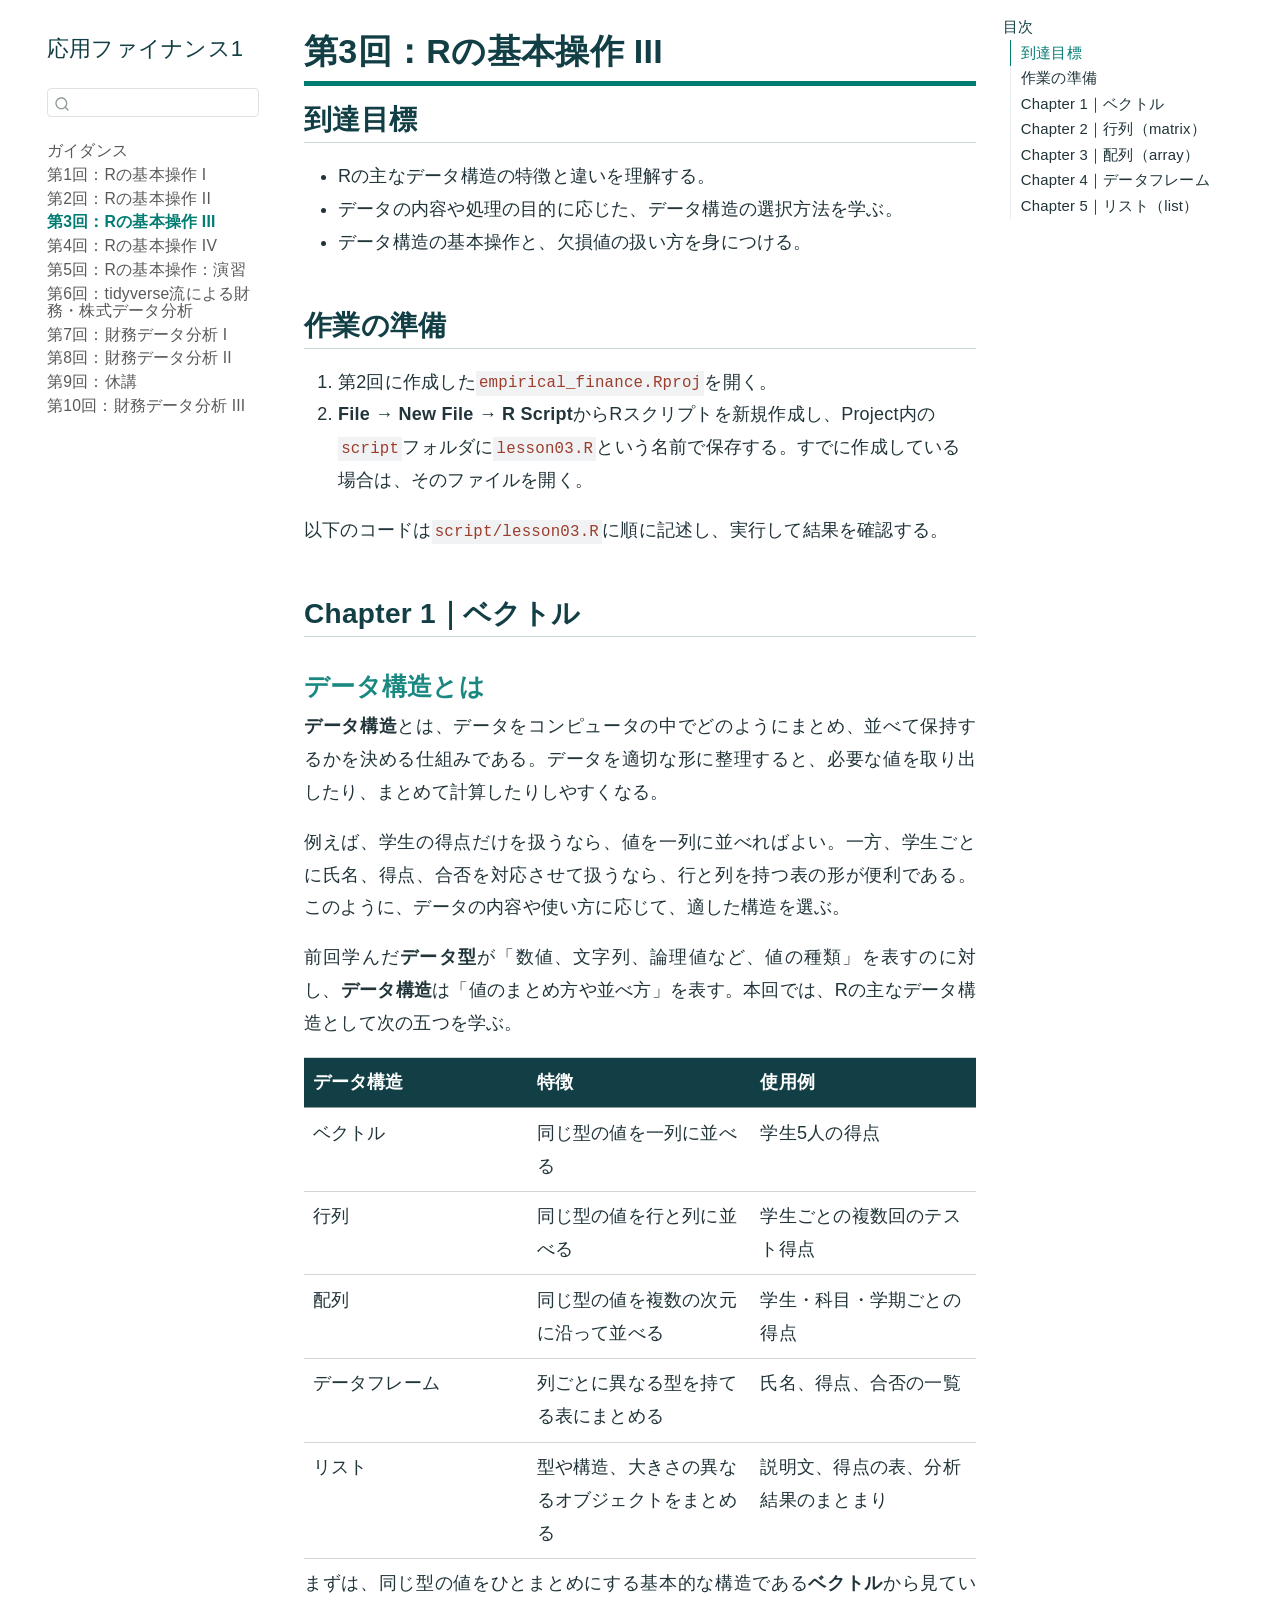
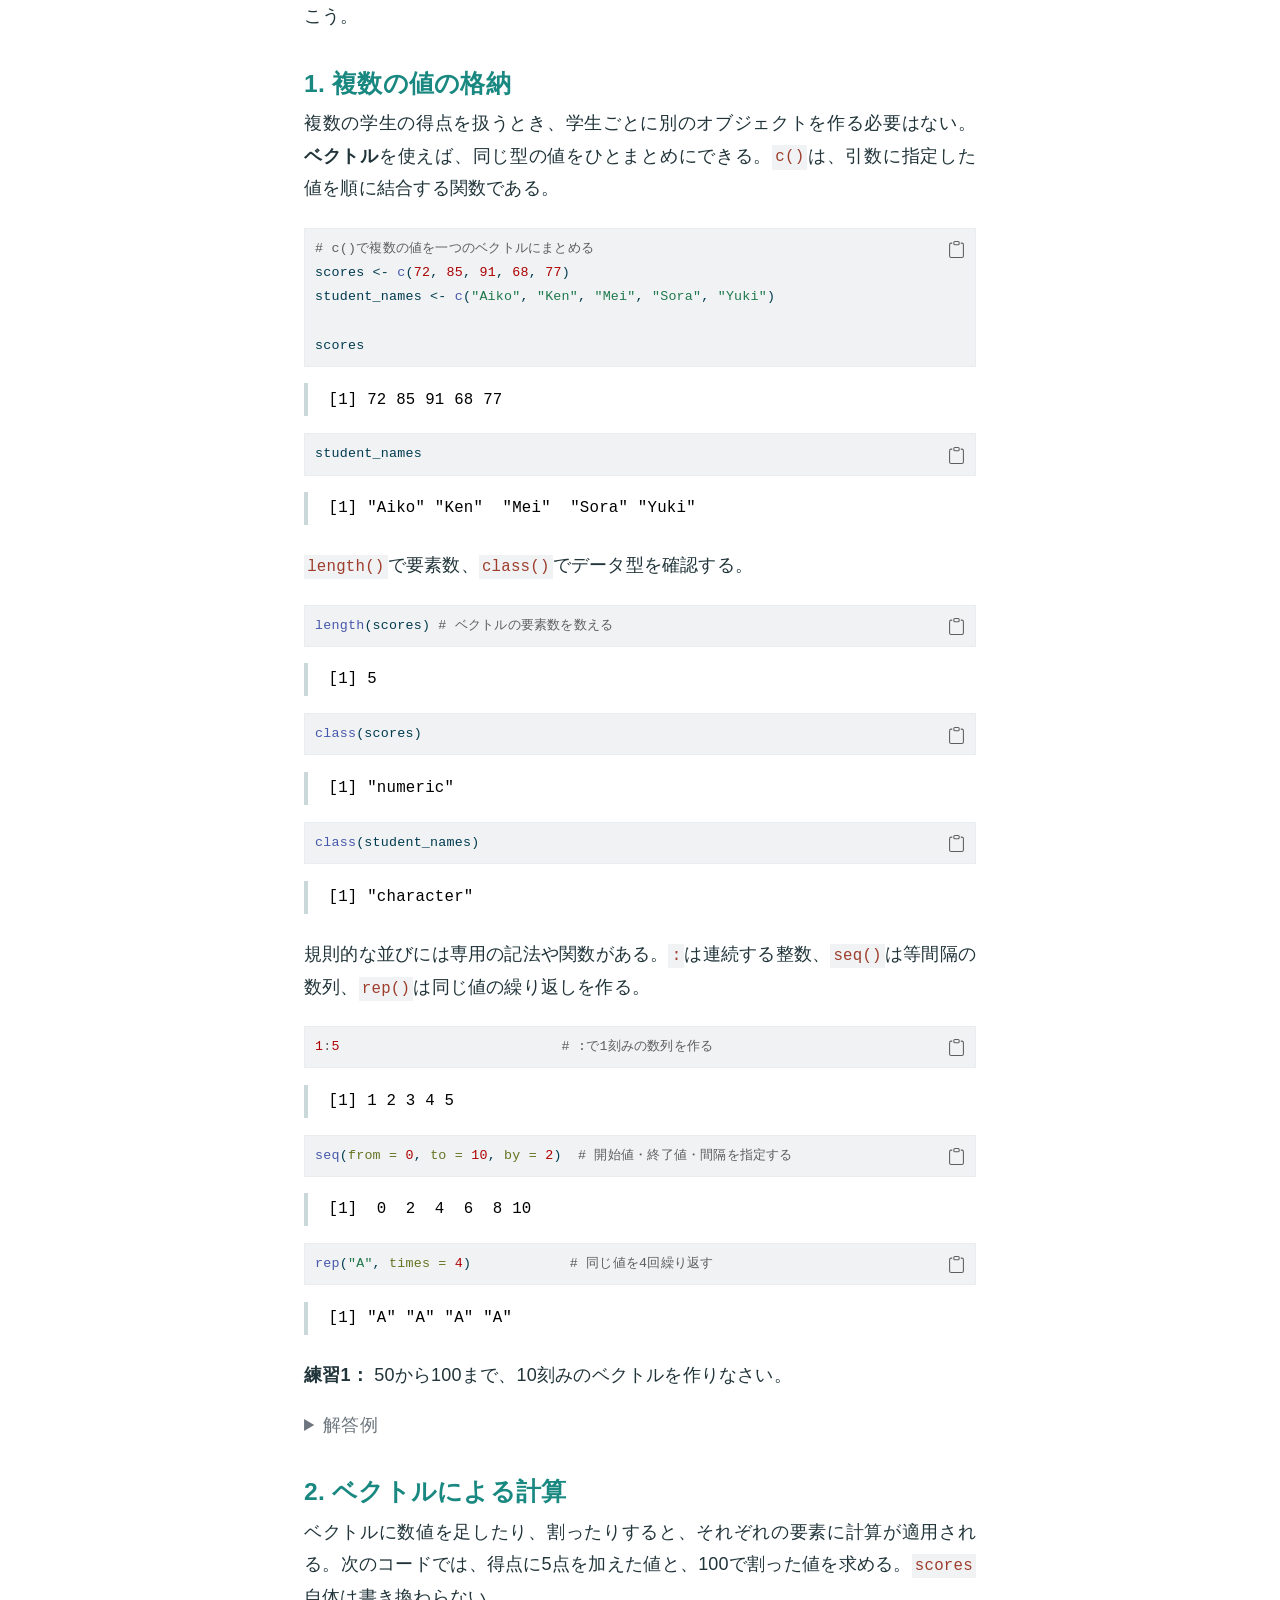
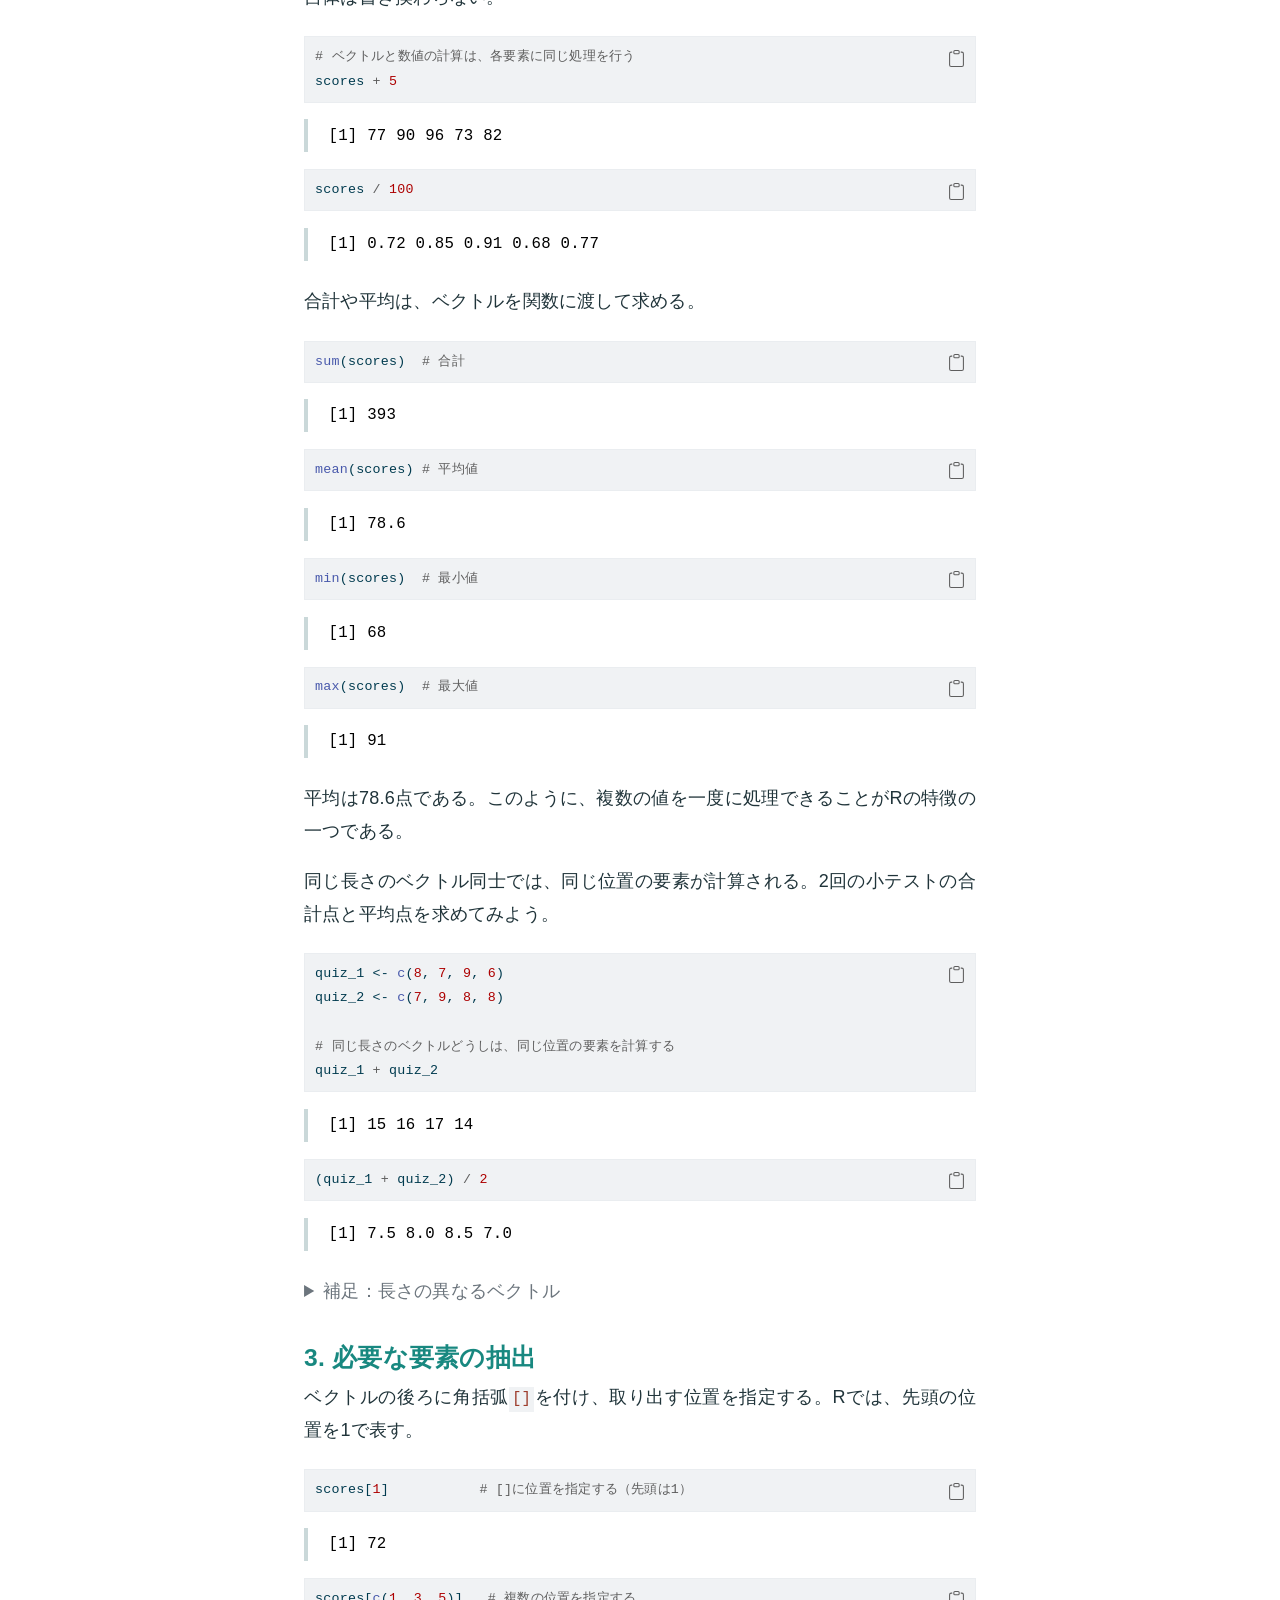
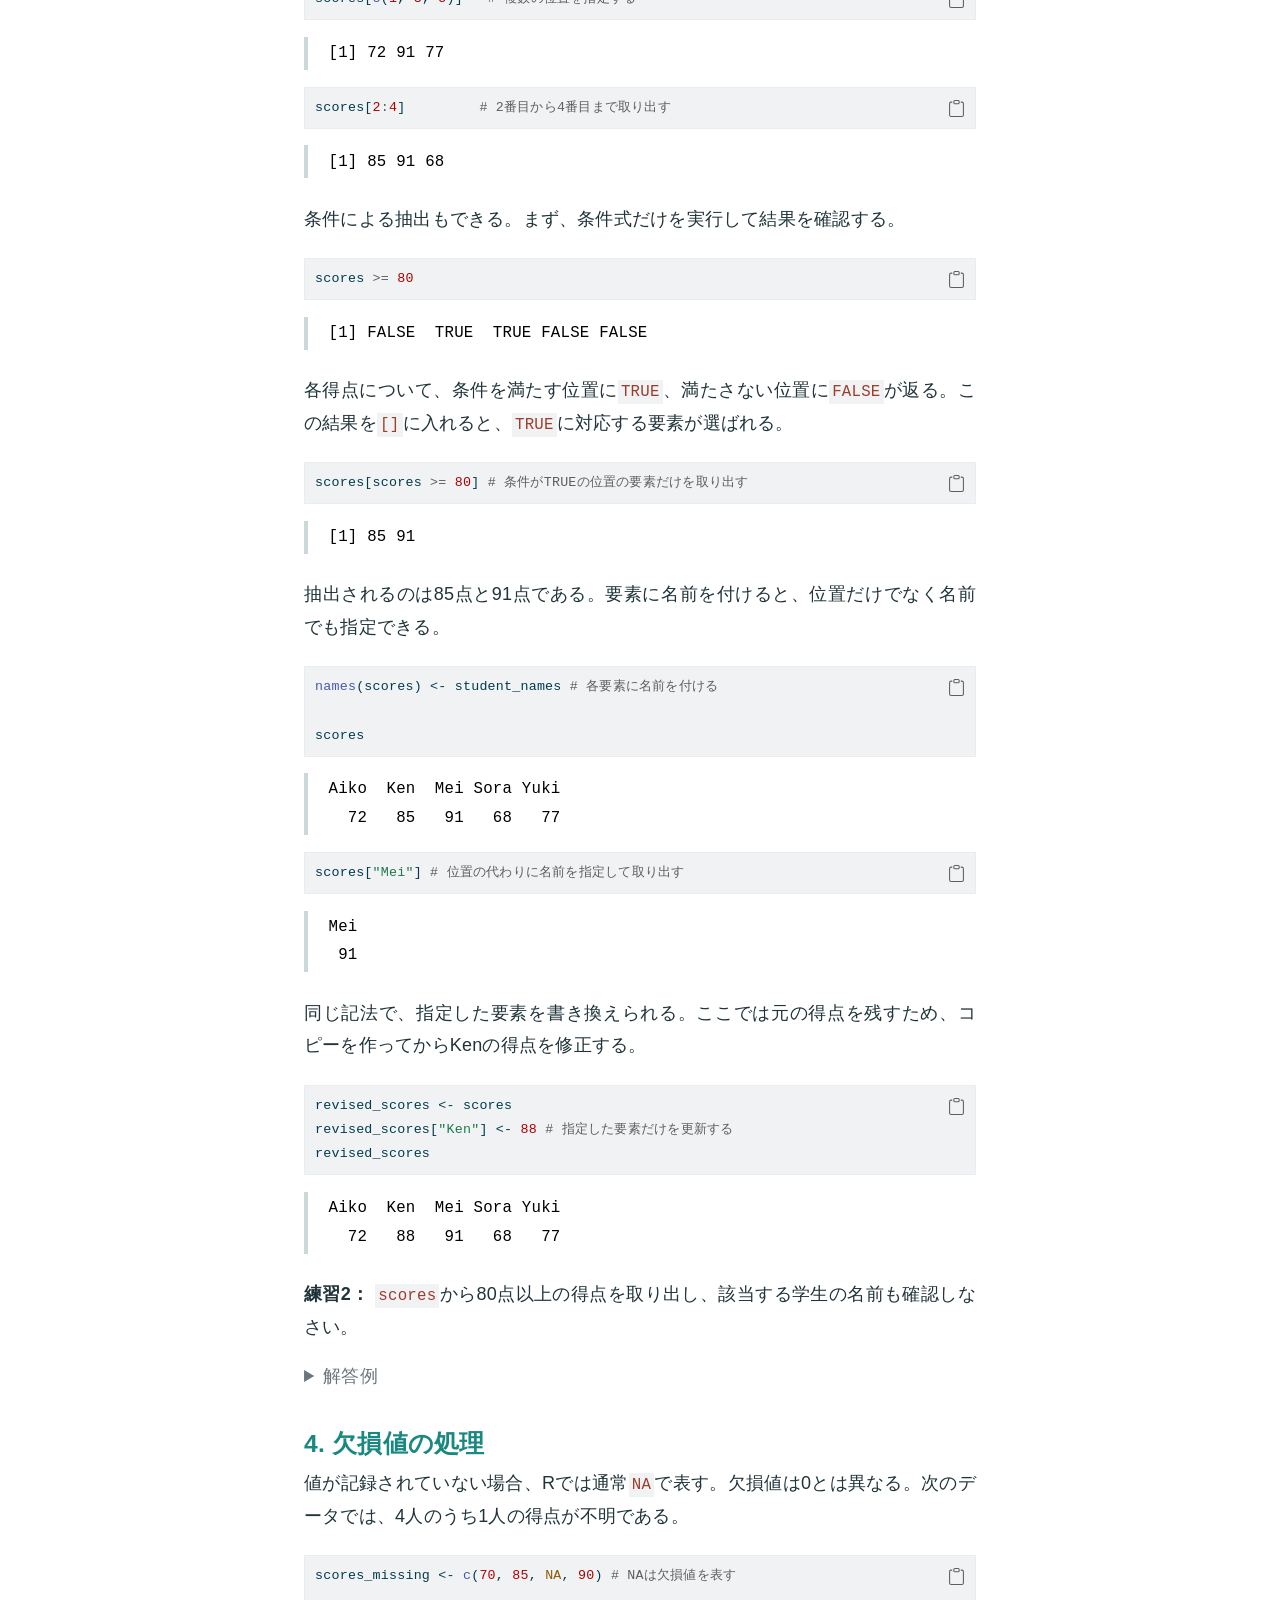
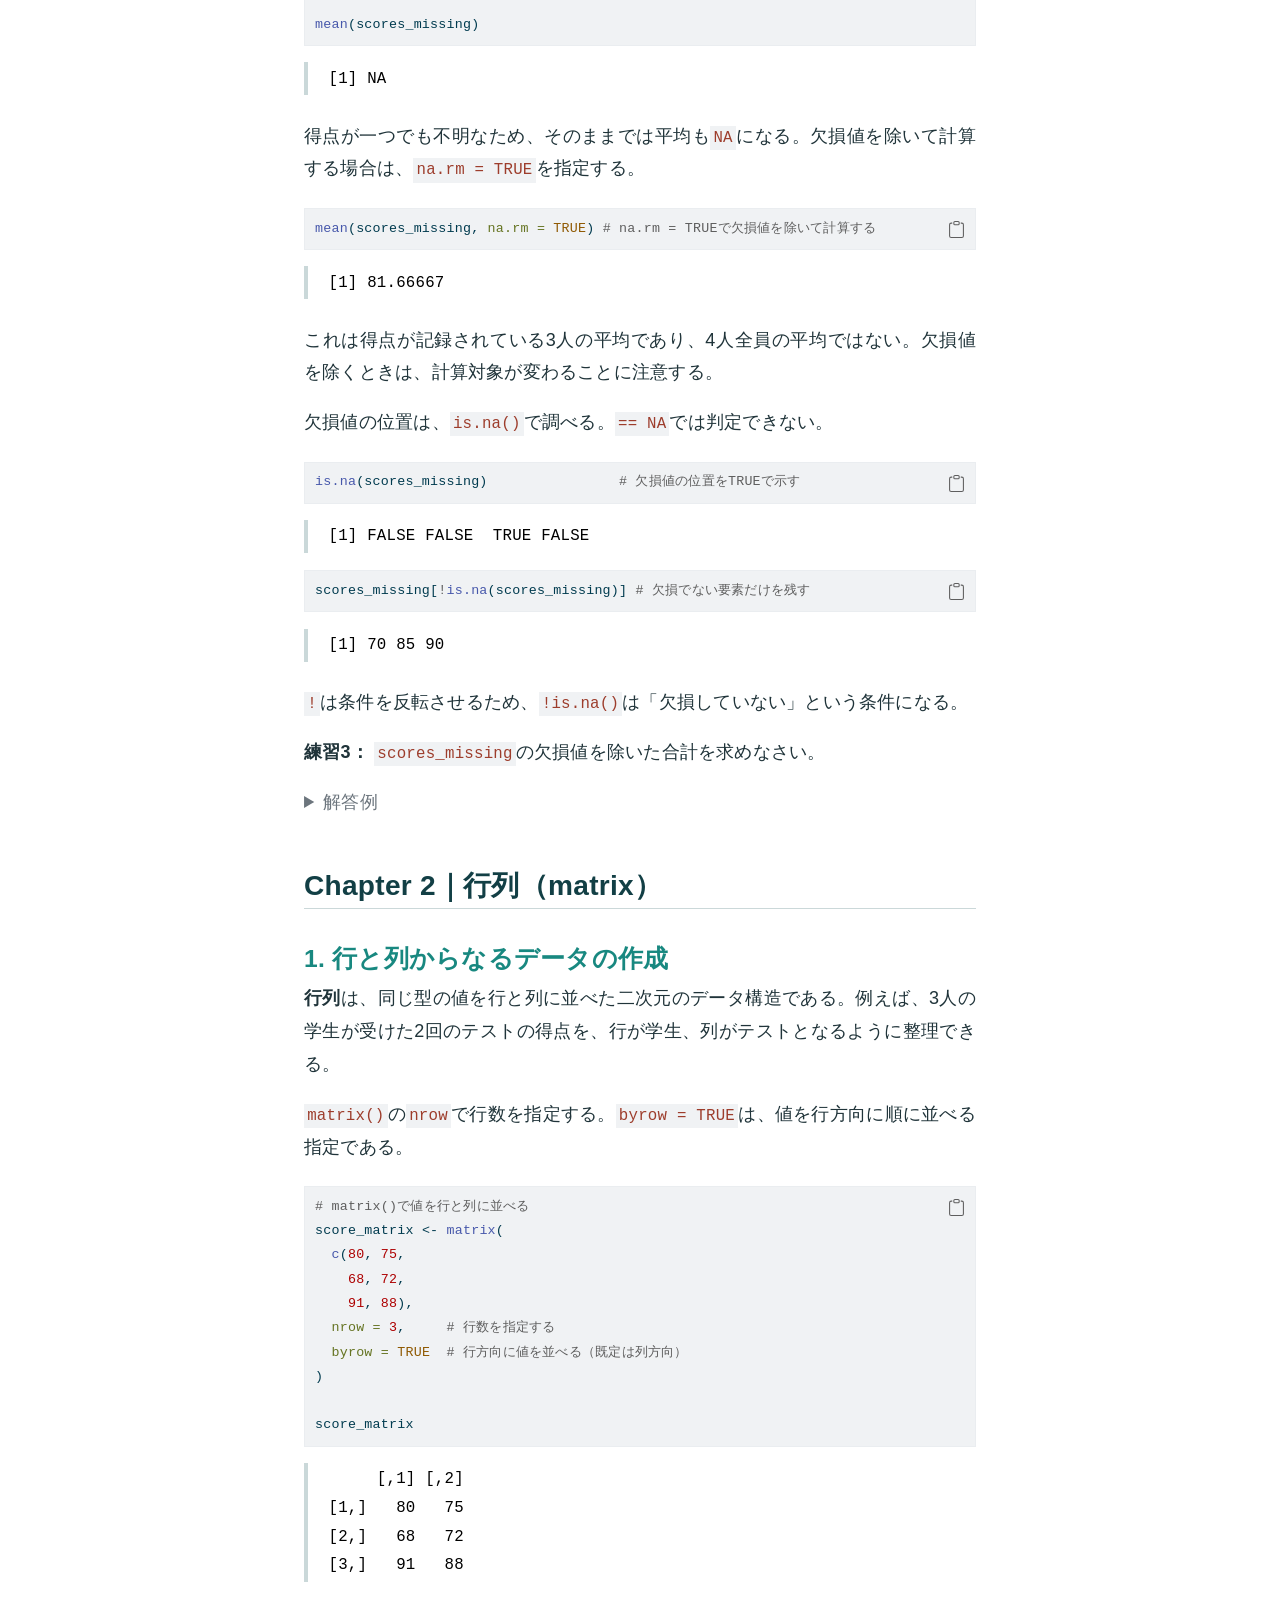
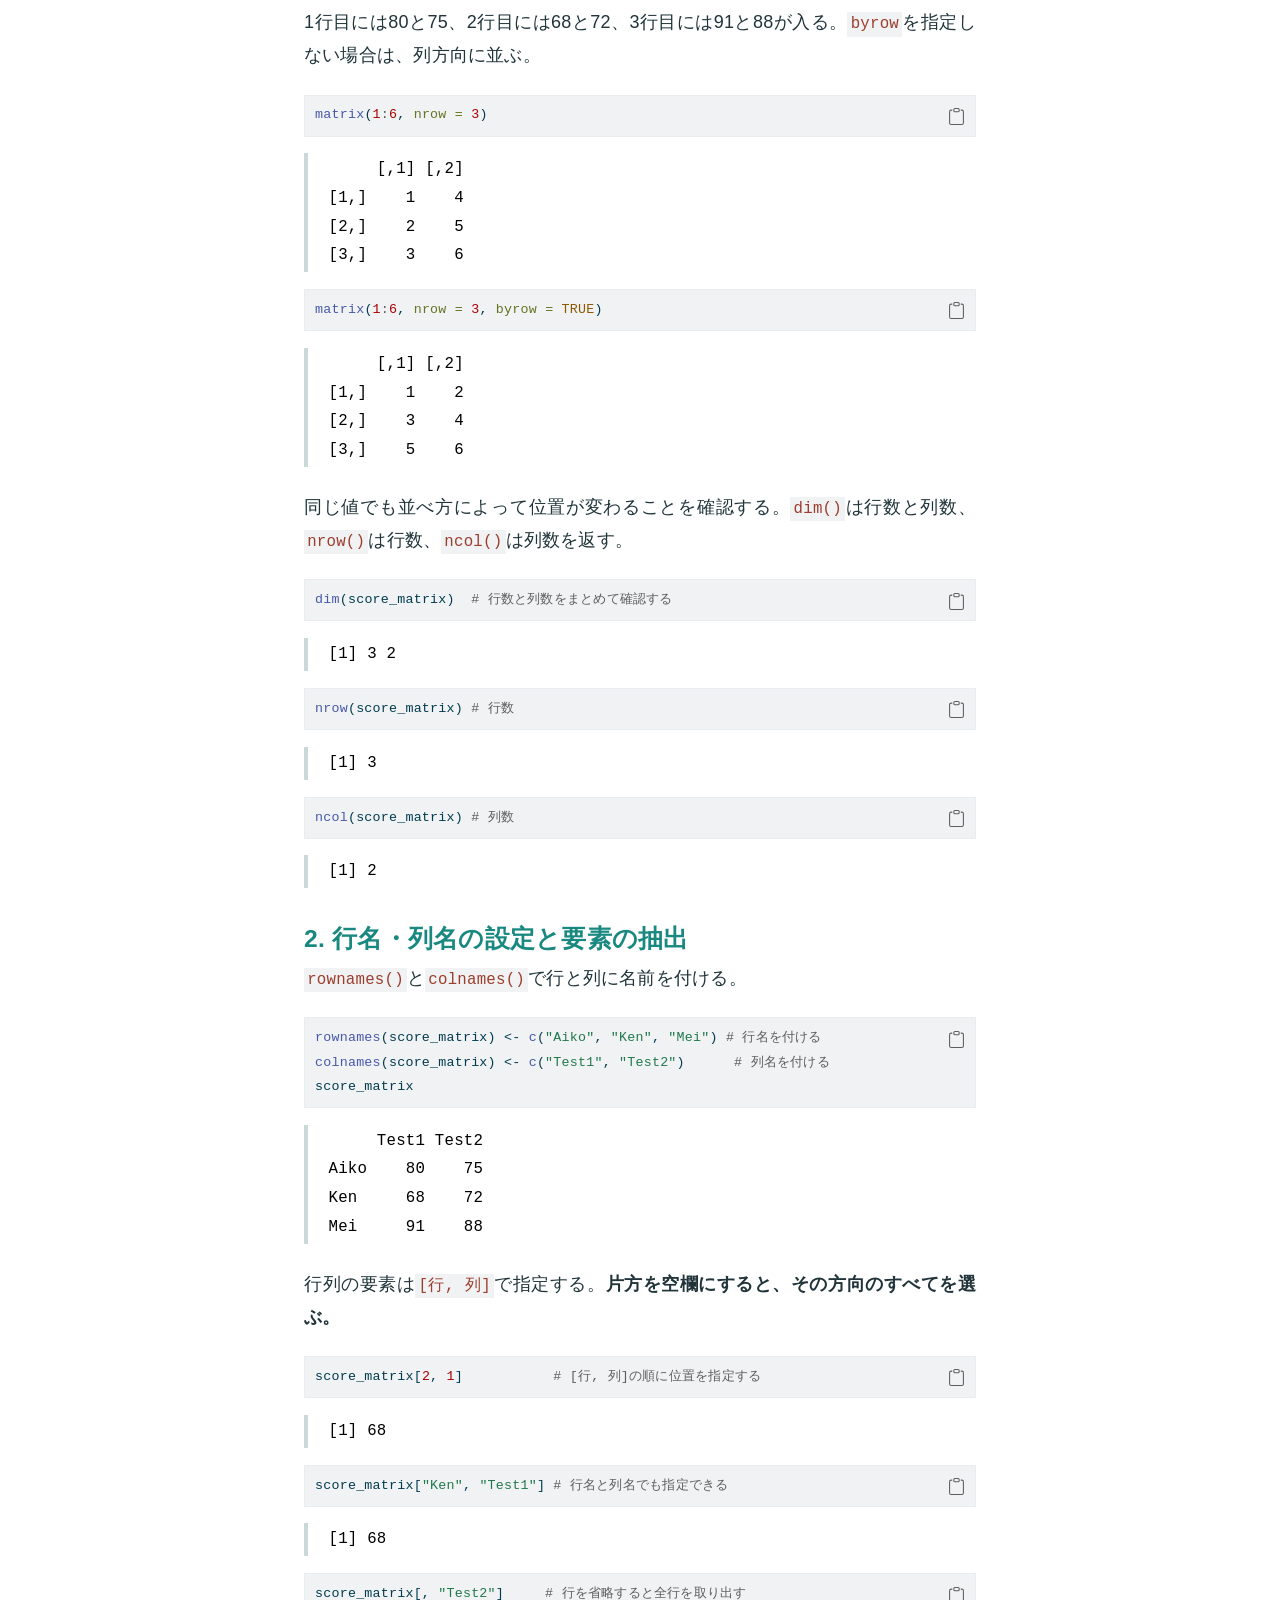
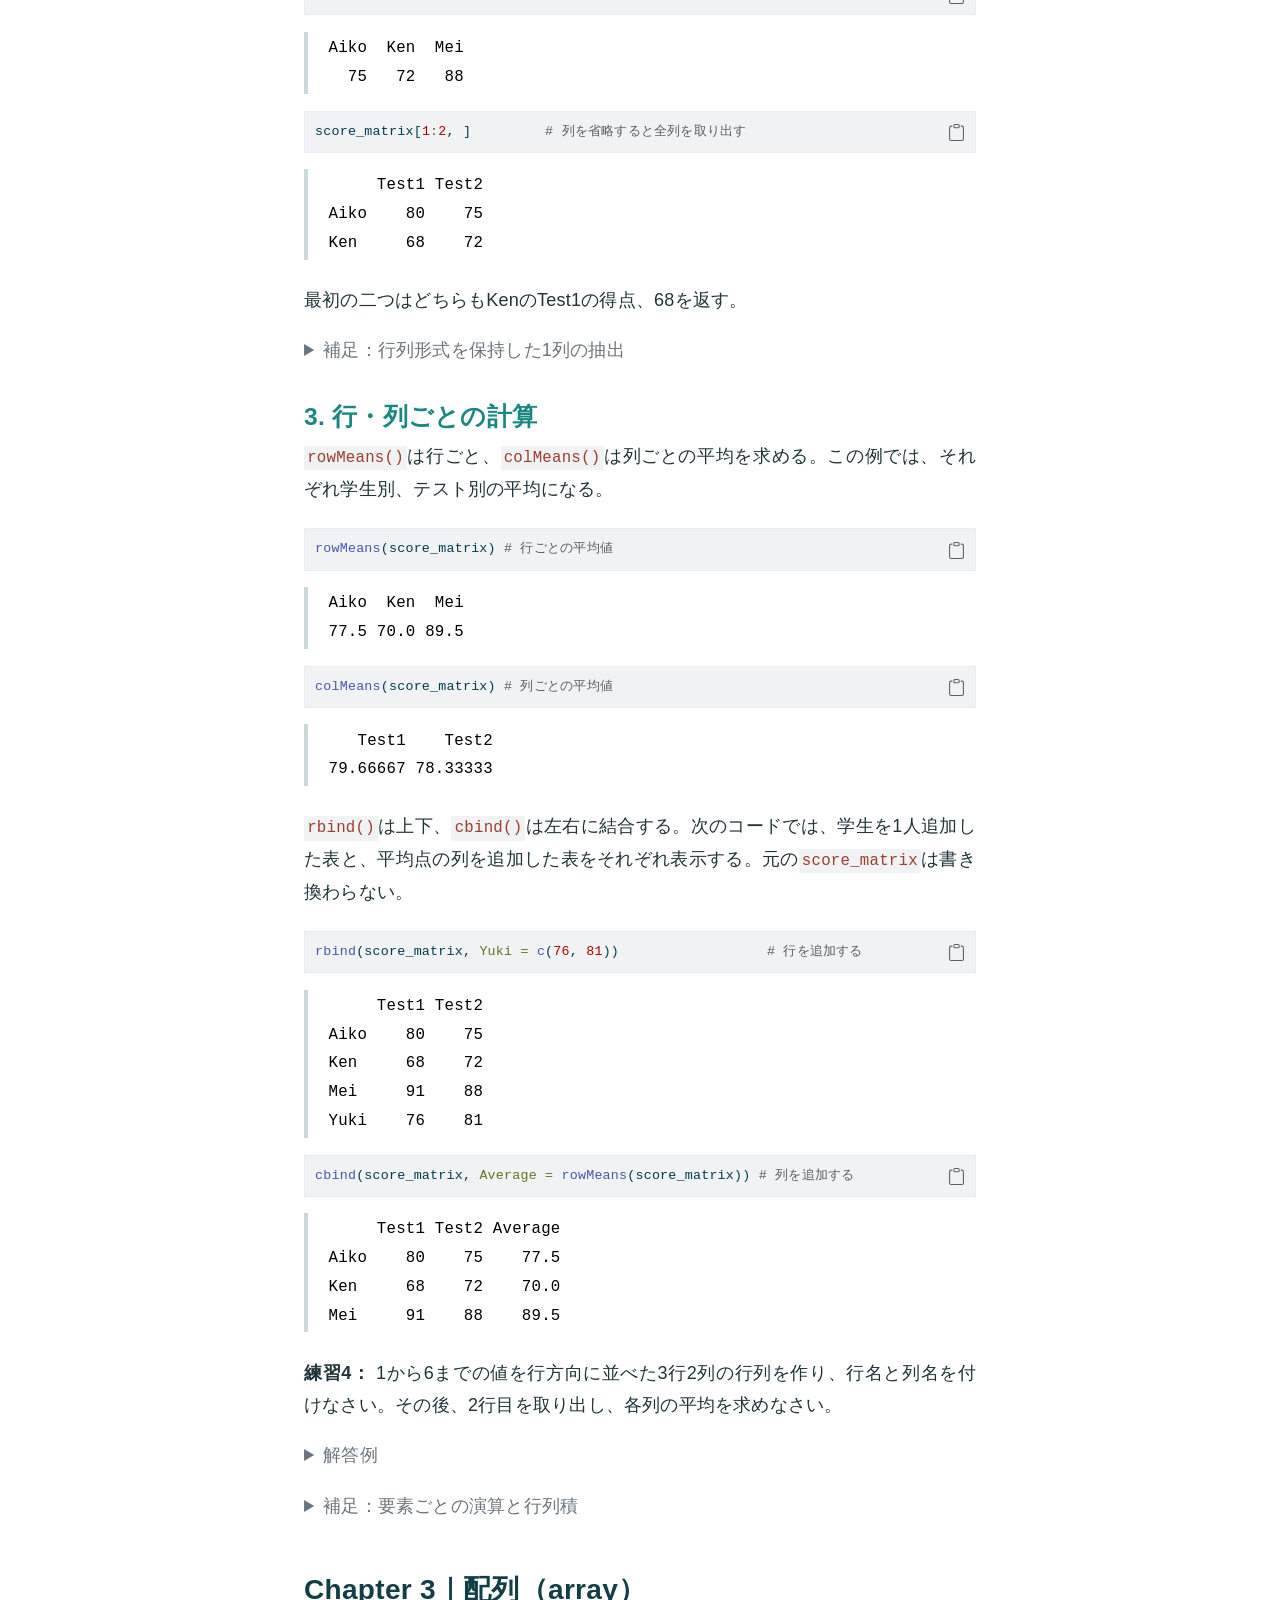
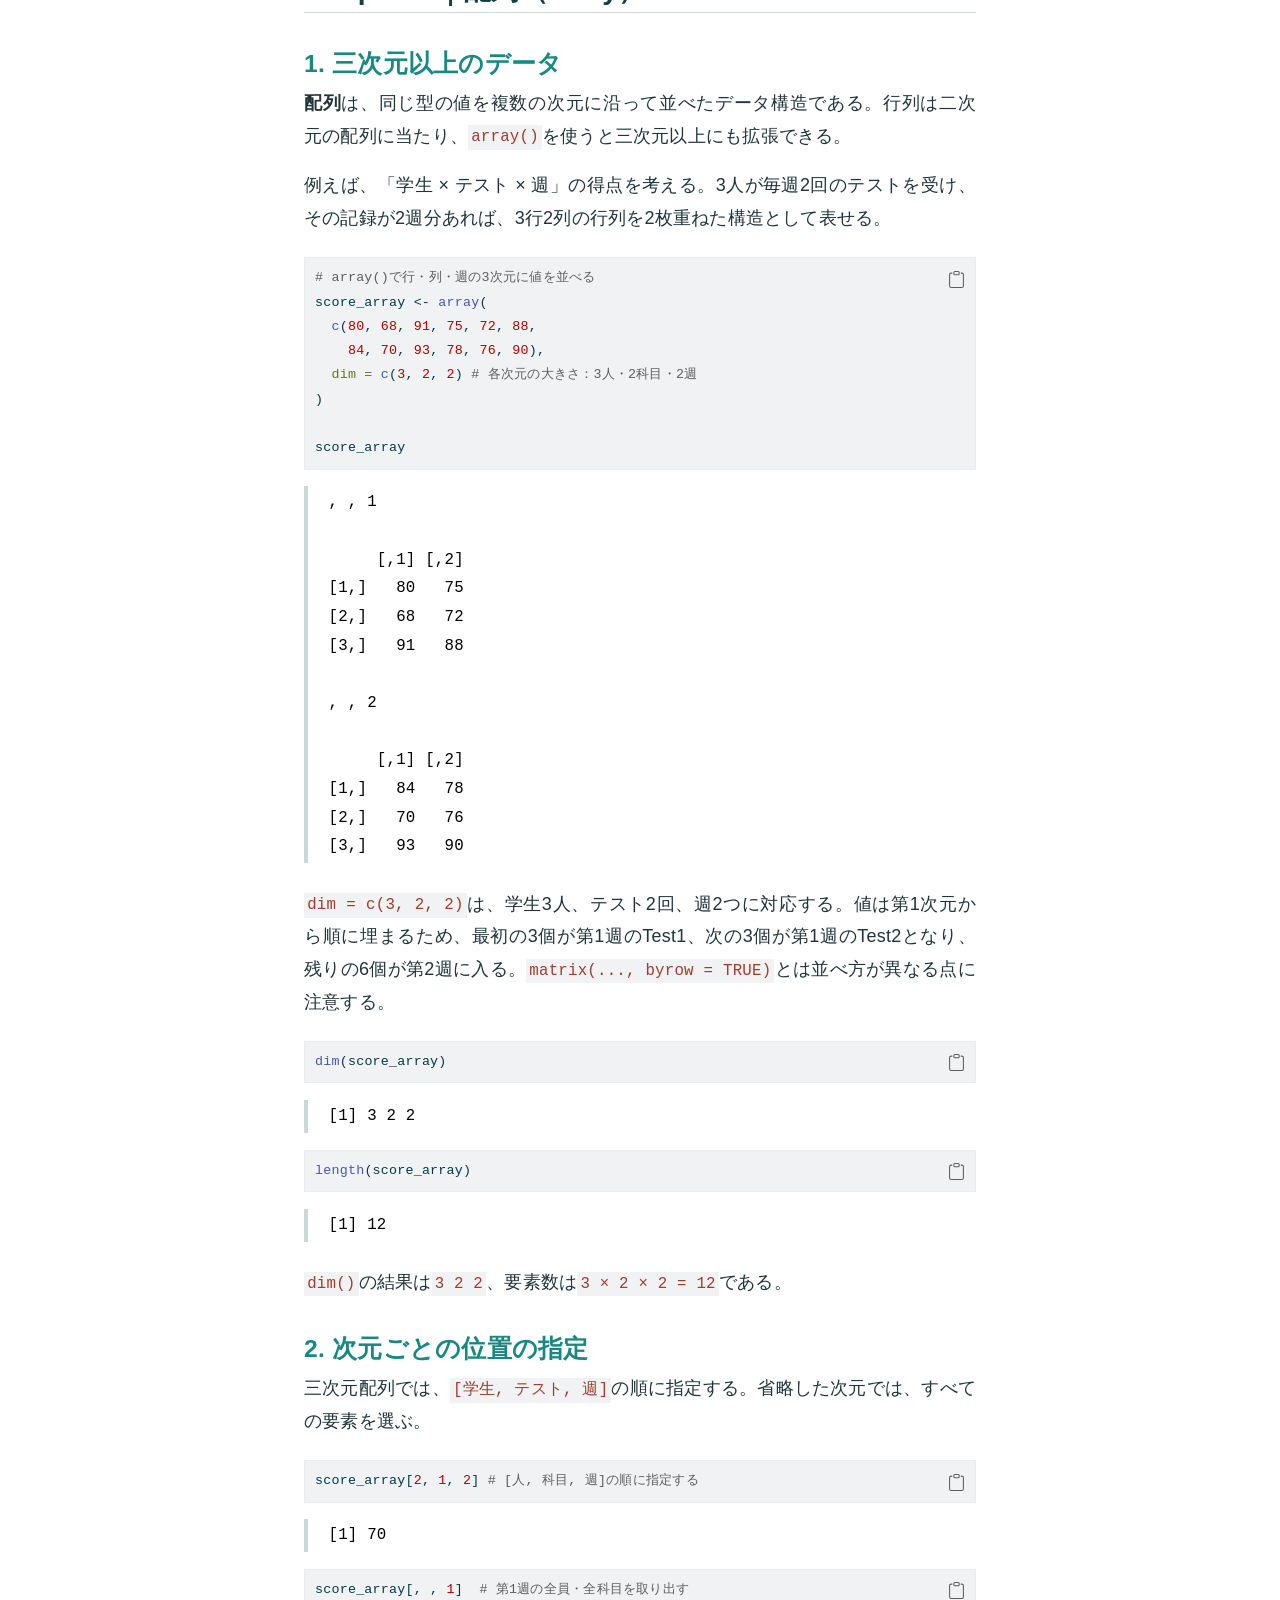
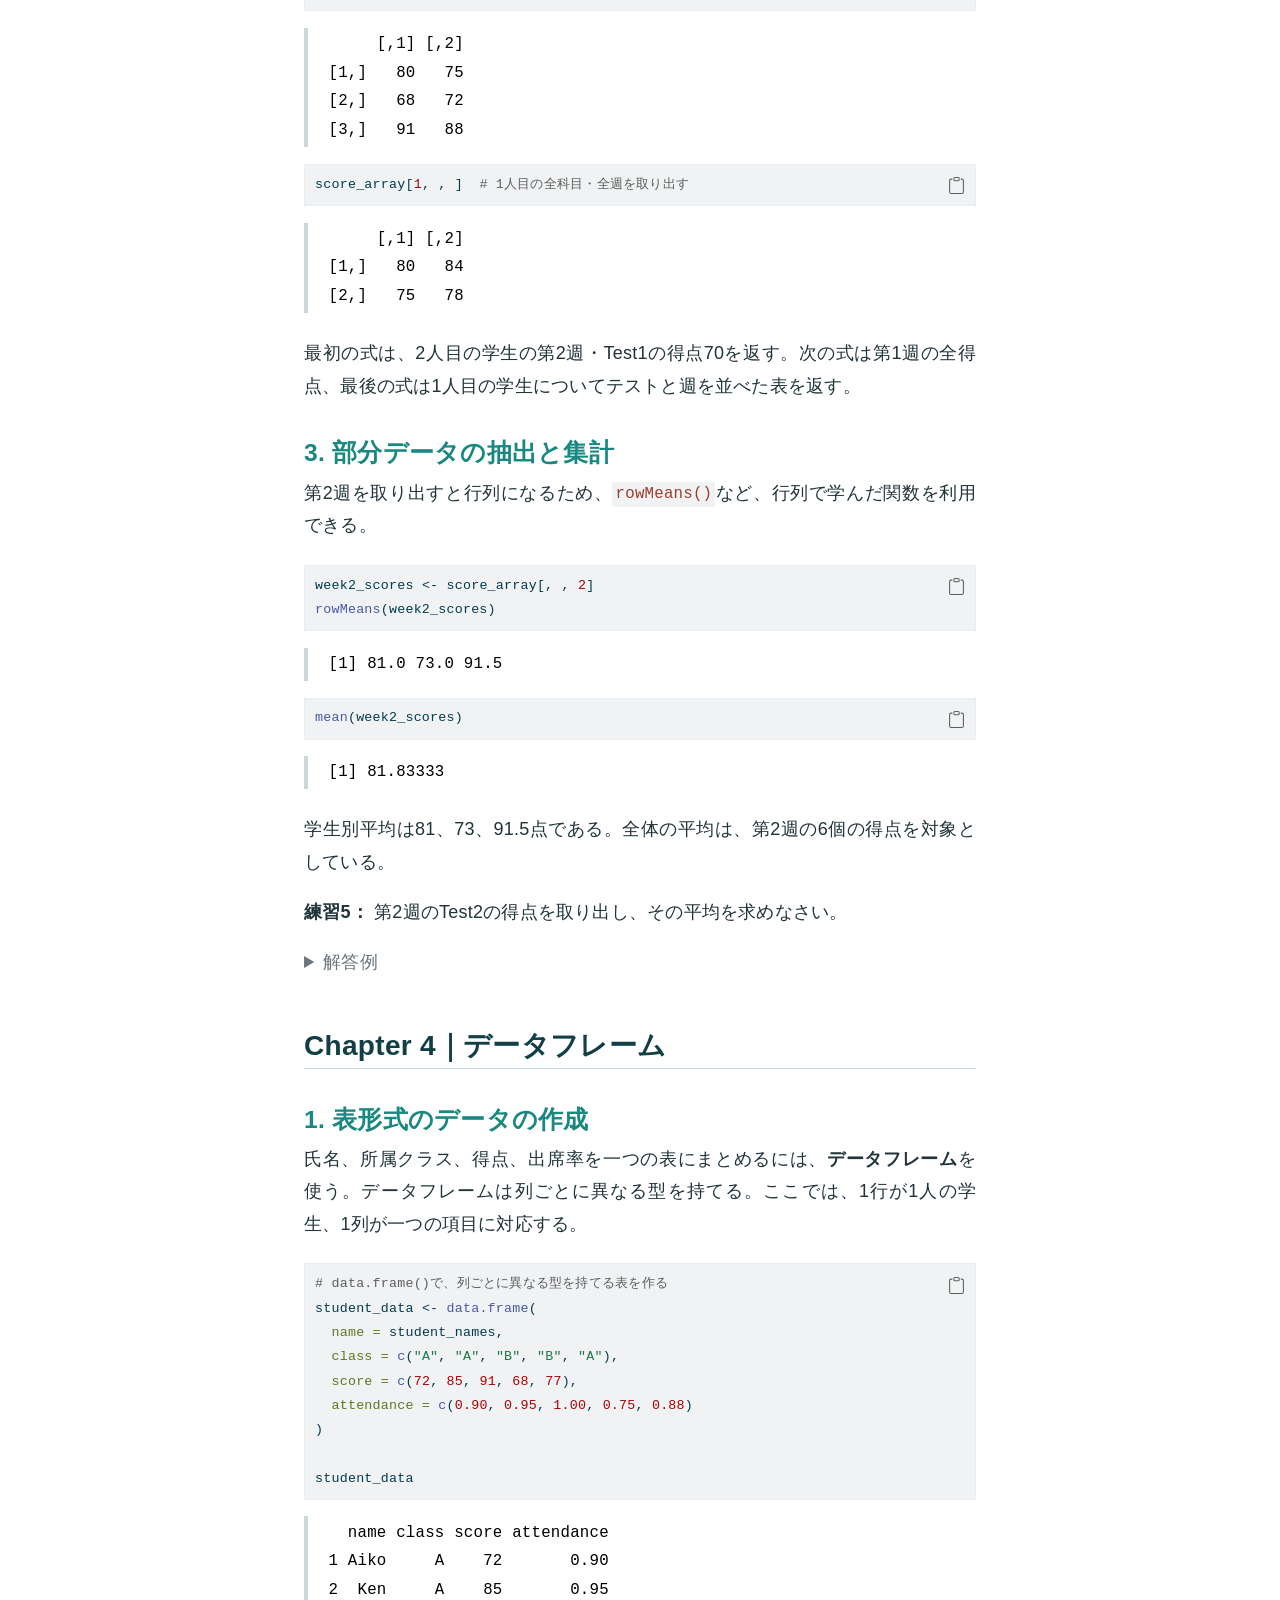
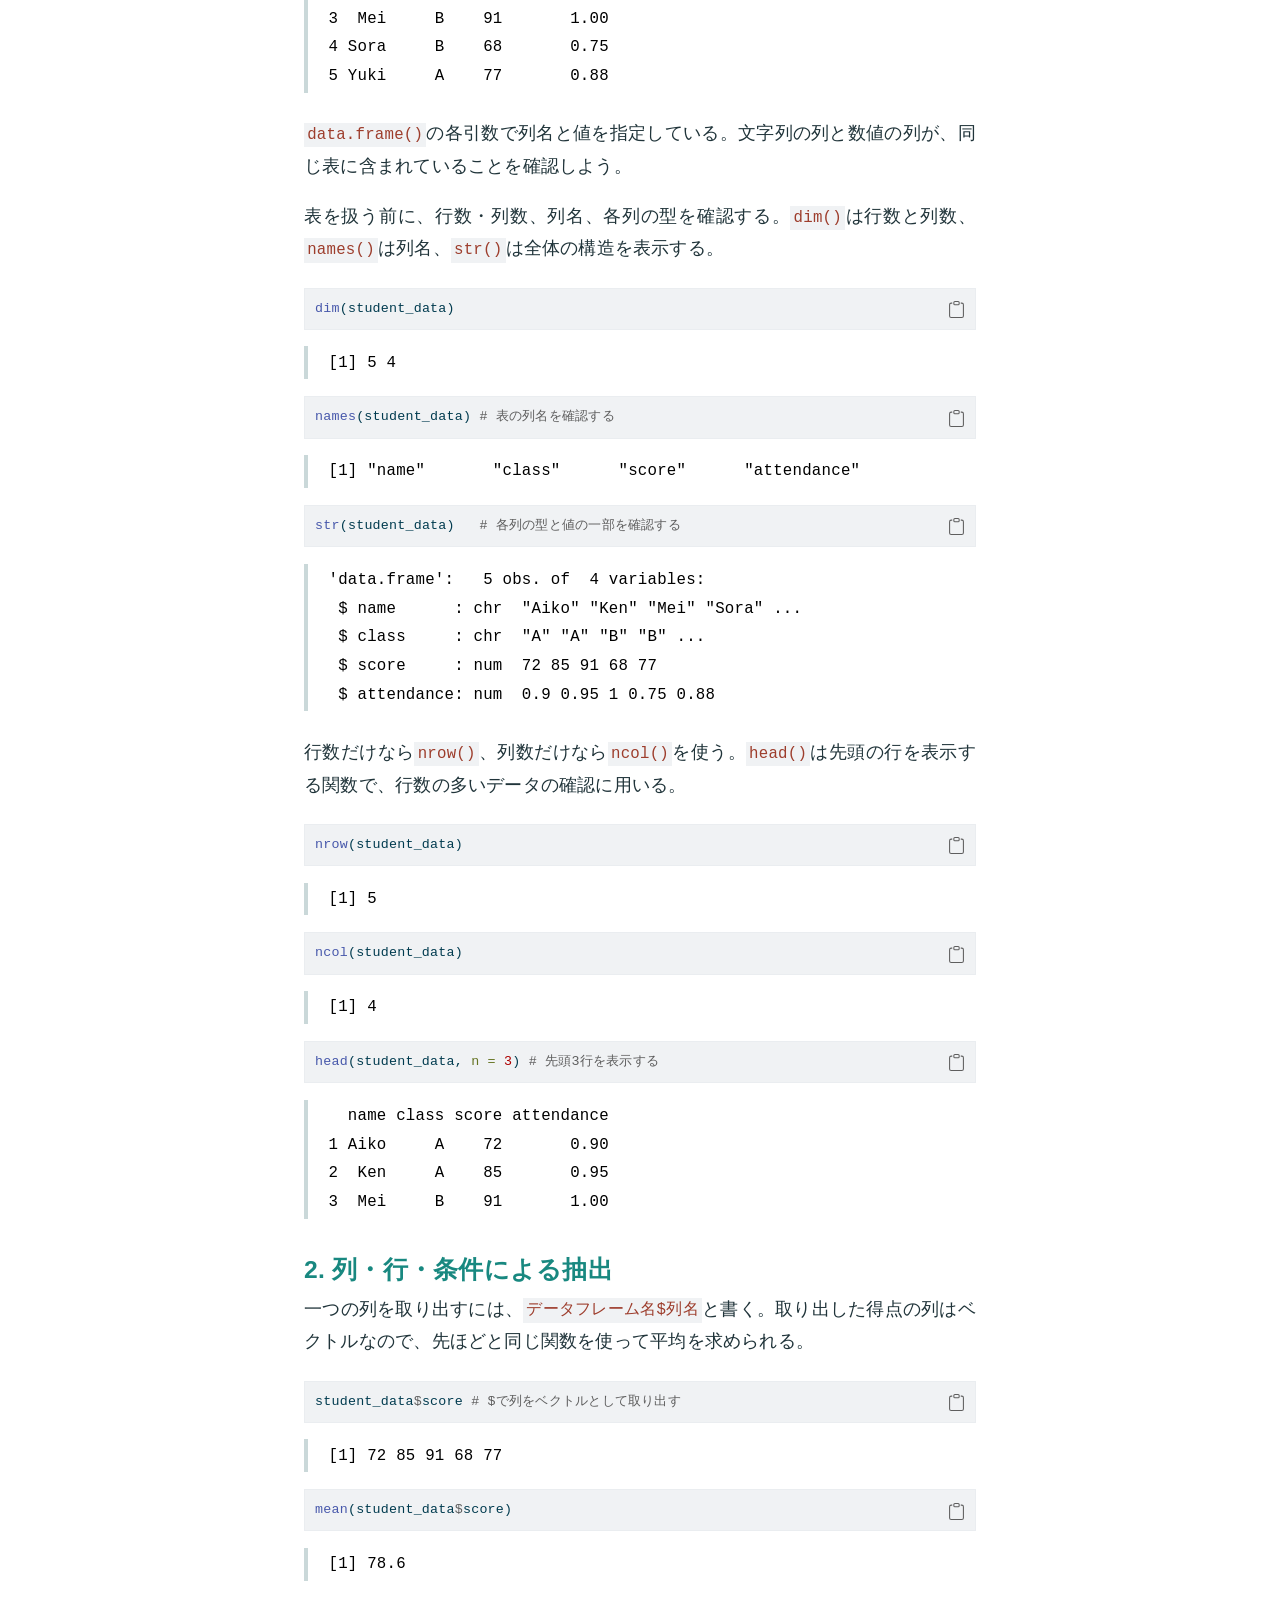
<file: lessons/03/index.html>
<!DOCTYPE html>
<html xmlns="http://www.w3.org/1999/xhtml" lang="ja" xml:lang="ja"><head>

<meta charset="utf-8">
<meta name="generator" content="quarto-1.10.18">

<meta name="viewport" content="width=device-width, initial-scale=1.0, user-scalable=yes">


<title>第3回：Rの基本操作 III – 応用ファイナンス1</title>
<style>
/* Default styles provided by pandoc.
** See https://pandoc.org/MANUAL.html#variables-for-html for config info.
*/
span.smallcaps{font-variant: small-caps;}
div.columns{display: flex; gap: 1.5em;}
div.column{flex: auto;}
@media screen {
div.columns{gap: min(4vw, 1.5em);}
div.column{overflow-x: auto;}
}
div.hanging-indent{margin-left: 1.5em; text-indent: -1.5em;}
ul.task-list{list-style: none;}
ul.task-list li input[type="checkbox"] {
  width: 0.8em;
  margin: 0 0.8em 0.2em -1em; /* quarto-specific, see https://github.com/quarto-dev/quarto-cli/issues/4556 */ 
  vertical-align: middle;
}
/* CSS for syntax highlighting */
html { -webkit-text-size-adjust: 100%; }
pre > code.sourceCode { white-space: pre; position: relative; }
pre > code.sourceCode > span { display: inline-block; line-height: 1.25; }
pre > code.sourceCode > span:empty { height: 1.2em; }
.sourceCode { overflow: visible; }
code.sourceCode > span { color: inherit; text-decoration: inherit; }
div.sourceCode { margin: 1em 0; }
pre.sourceCode { margin: 0; }
@media screen {
div.sourceCode { overflow: auto; }
}
@media print {
pre > code.sourceCode { white-space: pre-wrap; }
pre > code.sourceCode > span { text-indent: -5em; padding-left: 5em; }
}
pre.numberSource code
  { counter-reset: source-line 0; }
pre.numberSource code > span
  { position: relative; left: -4em; counter-increment: source-line; }
pre.numberSource code > span > a:first-child::before
  { content: counter(source-line);
    position: relative; left: -1em; text-align: right; vertical-align: baseline;
    border: none; display: inline-block;
    -webkit-touch-callout: none; -webkit-user-select: none;
    -khtml-user-select: none; -moz-user-select: none;
    -ms-user-select: none; user-select: none;
    padding: 0 4px; width: 4em;
  }
pre.numberSource { margin-left: 3em;  padding-left: 4px; }
div.sourceCode
  {   }
@media screen {
pre > code.sourceCode > span > a:first-child::before { text-decoration: underline; }
}
</style>


<script src="../../site_libs/quarto-nav/quarto-nav.js"></script>
<script src="../../site_libs/quarto-nav/headroom.min.js"></script>
<script src="../../site_libs/clipboard/clipboard.min.js"></script>
<script src="../../site_libs/quarto-search/autocomplete.umd.js"></script>
<script src="../../site_libs/quarto-search/fuse.min.js"></script>
<script src="../../site_libs/quarto-search/quarto-search.js"></script>
<meta name="quarto:offset" content="../../">
<link href="../../lessons/04/index.html" rel="next">
<link href="../../lessons/02/index.html" rel="prev">
<script src="../../site_libs/quarto-html/quarto.js" type="module"></script>
<script src="../../site_libs/quarto-html/tabsets/tabsets.js" type="module"></script>
<script src="../../site_libs/quarto-html/popper.min.js"></script>
<script src="../../site_libs/quarto-html/tippy.umd.min.js"></script>
<script src="../../site_libs/quarto-html/anchor.min.js"></script>
<link href="../../site_libs/quarto-html/tippy.css" rel="stylesheet">
<link href="../../site_libs/quarto-html/quarto-syntax-highlighting-37294f0e61b532b0f7ebd5ccc0471b30.css" rel="stylesheet" id="quarto-text-highlighting-styles">
<script src="../../site_libs/bootstrap/bootstrap.min.js"></script>
<link href="../../site_libs/bootstrap/bootstrap-icons.css" rel="stylesheet">
<link href="../../site_libs/bootstrap/bootstrap-2ca91016776c58decb83f80a962514dd.min.css" rel="stylesheet" append-hash="true" id="quarto-bootstrap" data-mode="light">
<script id="quarto-search-options" type="application/json">{
  "location": "sidebar",
  "copy-button": false,
  "collapse-after": 3,
  "panel-placement": "start",
  "type": "textbox",
  "limit": 50,
  "keyboard-shortcut": [
    "f",
    "/",
    "s"
  ],
  "language": {
    "search-no-results-text": "一致なし",
    "search-matching-documents-text": "一致した文書",
    "search-copy-link-title": "検索へのリンクをコピー",
    "search-hide-matches-text": "追加の検索結果を非表示",
    "search-more-match-text": "追加の検索結果",
    "search-more-matches-text": "追加の検索結果",
    "search-clear-button-title": "消去",
    "search-text-placeholder": "",
    "search-detached-cancel-button-title": "取消",
    "search-submit-button-title": "検索",
    "search-label": "サーチ"
  }
}</script>
<style>html{ scroll-behavior: smooth; }</style>


</head>

<body class="nav-sidebar floating quarto-light">

<div id="quarto-search-results"></div>
  <header id="quarto-header" class="headroom fixed-top">
  <nav class="quarto-secondary-nav">
    <div class="container-fluid d-flex">
      <button type="button" class="quarto-btn-toggle btn" data-bs-toggle="collapse" role="button" data-bs-target=".quarto-sidebar-collapse-item" aria-controls="quarto-sidebar" aria-expanded="false" aria-label="サイドバーを切り替える" onclick="if (window.quartoToggleHeadroom) { window.quartoToggleHeadroom(); }">
        <i class="bi bi-layout-text-sidebar-reverse"></i>
      </button>
        <nav class="quarto-page-breadcrumbs" aria-label="breadcrumb"><ol class="breadcrumb"><li class="breadcrumb-item"><a href="../../lessons/03/index.html">第3回：Rの基本操作 III</a></li></ol></nav>
        <a class="flex-grow-1" role="navigation" data-bs-toggle="collapse" data-bs-target=".quarto-sidebar-collapse-item" aria-controls="quarto-sidebar" aria-expanded="false" aria-label="サイドバーを切り替える" onclick="if (window.quartoToggleHeadroom) { window.quartoToggleHeadroom(); }">      
        </a>
      <button type="button" class="btn quarto-search-button" aria-label="サーチ" onclick="window.quartoOpenSearch();">
        <i class="bi bi-search"></i>
      </button>
    </div>
  </nav>
</header>
<!-- content -->
<div id="quarto-content" class="quarto-container page-columns page-rows-contents page-layout-article">
<!-- sidebar -->
  <nav id="quarto-sidebar" class="sidebar collapse collapse-horizontal quarto-sidebar-collapse-item sidebar-navigation floating overflow-auto">
    <div class="pt-lg-2 mt-2 text-left sidebar-header">
    <div class="sidebar-title mb-0 py-0">
      <a href="../../">応用ファイナンス1</a> 
    </div>
      </div>
        <div class="mt-2 flex-shrink-0 align-items-center">
        <div class="sidebar-search">
        <div id="quarto-search" class="" title="サーチ"></div>
        </div>
        </div>
    <div class="sidebar-menu-container"> 
    <ul class="list-unstyled mt-1">
        <li class="sidebar-item">
  <div class="sidebar-item-container"> 
  <a href="../../index.html" class="sidebar-item-text sidebar-link">
 <span class="menu-text">ガイダンス</span></a>
  </div>
</li>
        <li class="sidebar-item">
  <div class="sidebar-item-container"> 
  <a href="../../lessons/01/index.html" class="sidebar-item-text sidebar-link">
 <span class="menu-text">第1回：Rの基本操作 I</span></a>
  </div>
</li>
        <li class="sidebar-item">
  <div class="sidebar-item-container"> 
  <a href="../../lessons/02/index.html" class="sidebar-item-text sidebar-link">
 <span class="menu-text">第2回：Rの基本操作 II</span></a>
  </div>
</li>
        <li class="sidebar-item">
  <div class="sidebar-item-container"> 
  <a href="../../lessons/03/index.html" class="sidebar-item-text sidebar-link active">
 <span class="menu-text">第3回：Rの基本操作 III</span></a>
  </div>
</li>
        <li class="sidebar-item">
  <div class="sidebar-item-container"> 
  <a href="../../lessons/04/index.html" class="sidebar-item-text sidebar-link">
 <span class="menu-text">第4回：Rの基本操作 IV</span></a>
  </div>
</li>
        <li class="sidebar-item">
  <div class="sidebar-item-container"> 
  <a href="../../lessons/05/index.html" class="sidebar-item-text sidebar-link">
 <span class="menu-text">第5回：Rの基本操作：演習</span></a>
  </div>
</li>
        <li class="sidebar-item">
  <div class="sidebar-item-container"> 
  <a href="../../lessons/06/index.html" class="sidebar-item-text sidebar-link">
 <span class="menu-text">第6回：tidyverse流による財務・株式データ分析</span></a>
  </div>
</li>
        <li class="sidebar-item">
  <div class="sidebar-item-container"> 
  <a href="../../lessons/07/index.html" class="sidebar-item-text sidebar-link">
 <span class="menu-text">第7回：財務データ分析 I</span></a>
  </div>
</li>
        <li class="sidebar-item">
  <div class="sidebar-item-container"> 
  <a href="../../lessons/08/index.html" class="sidebar-item-text sidebar-link">
 <span class="menu-text">第8回：財務データ分析 II</span></a>
  </div>
</li>
        <li class="sidebar-item">
  <div class="sidebar-item-container"> 
  <a href="../../lessons/09/index.html" class="sidebar-item-text sidebar-link">
 <span class="menu-text">第9回：休講</span></a>
  </div>
</li>
        <li class="sidebar-item">
  <div class="sidebar-item-container"> 
  <a href="../../lessons/10/index.html" class="sidebar-item-text sidebar-link">
 <span class="menu-text">第10回：財務データ分析 III</span></a>
  </div>
</li>
    </ul>
    </div>
</nav>
<div id="quarto-sidebar-glass" class="quarto-sidebar-collapse-item" data-bs-toggle="collapse" data-bs-target=".quarto-sidebar-collapse-item"></div>
<!-- margin-sidebar -->
    <div id="quarto-margin-sidebar" class="sidebar margin-sidebar">
        <nav id="TOC" role="doc-toc" class="toc-active">
    <h2 id="toc-title">目次</h2>
   
  <ul>
  <li><a href="#到達目標" id="toc-到達目標" class="nav-link active" data-scroll-target="#到達目標">到達目標</a></li>
  <li><a href="#作業の準備" id="toc-作業の準備" class="nav-link" data-scroll-target="#作業の準備">作業の準備</a></li>
  <li><a href="#chapter-1ベクトル" id="toc-chapter-1ベクトル" class="nav-link" data-scroll-target="#chapter-1ベクトル">Chapter 1｜ベクトル</a>
  <ul class="collapse">
  <li><a href="#データ構造とは" id="toc-データ構造とは" class="nav-link" data-scroll-target="#データ構造とは">データ構造とは</a></li>
  <li><a href="#複数の値の格納" id="toc-複数の値の格納" class="nav-link" data-scroll-target="#複数の値の格納">1. 複数の値の格納</a></li>
  <li><a href="#ベクトルによる計算" id="toc-ベクトルによる計算" class="nav-link" data-scroll-target="#ベクトルによる計算">2. ベクトルによる計算</a></li>
  <li><a href="#必要な要素の抽出" id="toc-必要な要素の抽出" class="nav-link" data-scroll-target="#必要な要素の抽出">3. 必要な要素の抽出</a></li>
  <li><a href="#欠損値の処理" id="toc-欠損値の処理" class="nav-link" data-scroll-target="#欠損値の処理">4. 欠損値の処理</a></li>
  </ul></li>
  <li><a href="#chapter-2行列matrix" id="toc-chapter-2行列matrix" class="nav-link" data-scroll-target="#chapter-2行列matrix">Chapter 2｜行列（matrix）</a>
  <ul class="collapse">
  <li><a href="#行と列からなるデータの作成" id="toc-行と列からなるデータの作成" class="nav-link" data-scroll-target="#行と列からなるデータの作成">1. 行と列からなるデータの作成</a></li>
  <li><a href="#行名列名の設定と要素の抽出" id="toc-行名列名の設定と要素の抽出" class="nav-link" data-scroll-target="#行名列名の設定と要素の抽出">2. 行名・列名の設定と要素の抽出</a></li>
  <li><a href="#行列ごとの計算" id="toc-行列ごとの計算" class="nav-link" data-scroll-target="#行列ごとの計算">3. 行・列ごとの計算</a></li>
  </ul></li>
  <li><a href="#chapter-3配列array" id="toc-chapter-3配列array" class="nav-link" data-scroll-target="#chapter-3配列array">Chapter 3｜配列（array）</a>
  <ul class="collapse">
  <li><a href="#三次元以上のデータ" id="toc-三次元以上のデータ" class="nav-link" data-scroll-target="#三次元以上のデータ">1. 三次元以上のデータ</a></li>
  <li><a href="#次元ごとの位置の指定" id="toc-次元ごとの位置の指定" class="nav-link" data-scroll-target="#次元ごとの位置の指定">2. 次元ごとの位置の指定</a></li>
  <li><a href="#部分データの抽出と集計" id="toc-部分データの抽出と集計" class="nav-link" data-scroll-target="#部分データの抽出と集計">3. 部分データの抽出と集計</a></li>
  </ul></li>
  <li><a href="#chapter-4データフレーム" id="toc-chapter-4データフレーム" class="nav-link" data-scroll-target="#chapter-4データフレーム">Chapter 4｜データフレーム</a>
  <ul class="collapse">
  <li><a href="#表形式のデータの作成" id="toc-表形式のデータの作成" class="nav-link" data-scroll-target="#表形式のデータの作成">1. 表形式のデータの作成</a></li>
  <li><a href="#列行条件による抽出" id="toc-列行条件による抽出" class="nav-link" data-scroll-target="#列行条件による抽出">2. 列・行・条件による抽出</a></li>
  <li><a href="#列の追加" id="toc-列の追加" class="nav-link" data-scroll-target="#列の追加">3. 列の追加</a></li>
  </ul></li>
  <li><a href="#chapter-5リストlist" id="toc-chapter-5リストlist" class="nav-link" data-scroll-target="#chapter-5リストlist">Chapter 5｜リスト（list）</a>
  <ul class="collapse">
  <li><a href="#異なる構造のデータの格納" id="toc-異なる構造のデータの格納" class="nav-link" data-scroll-target="#異なる構造のデータの格納">1. 異なる構造のデータの格納</a></li>
  <li><a href="#リストからの要素の抽出" id="toc-リストからの要素の抽出" class="nav-link" data-scroll-target="#リストからの要素の抽出">2. リストからの要素の抽出</a></li>
  <li><a href="#要素の追加" id="toc-要素の追加" class="nav-link" data-scroll-target="#要素の追加">3. 要素の追加</a></li>
  </ul></li>
  </ul>
</nav>
    </div>
<!-- main -->
<main class="content" id="quarto-document-content">

<header id="title-block-header" class="quarto-title-block default">
<div class="quarto-title">
<h1 class="title">第3回：Rの基本操作 III</h1>
</div>



<div class="quarto-title-meta">

    
  
    
  </div>
  


</header>


<section id="到達目標" class="level2">
<h2 class="anchored" data-anchor-id="到達目標">到達目標</h2>
<ul>
<li>Rの主なデータ構造の特徴と違いを理解する。</li>
<li>データの内容や処理の目的に応じた、データ構造の選択方法を学ぶ。</li>
<li>データ構造の基本操作と、欠損値の扱い方を身につける。</li>
</ul>
</section>
<section id="作業の準備" class="level2">
<h2 class="anchored" data-anchor-id="作業の準備">作業の準備</h2>
<ol type="1">
<li>第2回に作成した<code>empirical_finance.Rproj</code>を開く。</li>
<li><strong>File → New File → R Script</strong>からRスクリプトを新規作成し、Project内の<code>script</code>フォルダに<code>lesson03.R</code>という名前で保存する。すでに作成している場合は、そのファイルを開く。</li>
</ol>
<p>以下のコードは<code>script/lesson03.R</code>に順に記述し、実行して結果を確認する。</p>
</section>
<section id="chapter-1ベクトル" class="level2">
<h2 class="anchored" data-anchor-id="chapter-1ベクトル">Chapter 1｜ベクトル</h2>
<section id="データ構造とは" class="level3">
<h3 class="anchored" data-anchor-id="データ構造とは">データ構造とは</h3>
<p><strong>データ構造</strong>とは、データをコンピュータの中でどのようにまとめ、並べて保持するかを決める仕組みである。データを適切な形に整理すると、必要な値を取り出したり、まとめて計算したりしやすくなる。</p>
<p>例えば、学生の得点だけを扱うなら、値を一列に並べればよい。一方、学生ごとに氏名、得点、合否を対応させて扱うなら、行と列を持つ表の形が便利である。このように、データの内容や使い方に応じて、適した構造を選ぶ。</p>
<p>前回学んだ<strong>データ型</strong>が「数値、文字列、論理値など、値の種類」を表すのに対し、<strong>データ構造</strong>は「値のまとめ方や並べ方」を表す。本回では、Rの主なデータ構造として次の五つを学ぶ。</p>
<table class="caption-top table">
<colgroup>
<col style="width: 33%">
<col style="width: 33%">
<col style="width: 33%">
</colgroup>
<thead>
<tr class="header">
<th>データ構造</th>
<th>特徴</th>
<th>使用例</th>
</tr>
</thead>
<tbody>
<tr class="odd">
<td>ベクトル</td>
<td>同じ型の値を一列に並べる</td>
<td>学生5人の得点</td>
</tr>
<tr class="even">
<td>行列</td>
<td>同じ型の値を行と列に並べる</td>
<td>学生ごとの複数回のテスト得点</td>
</tr>
<tr class="odd">
<td>配列</td>
<td>同じ型の値を複数の次元に沿って並べる</td>
<td>学生・科目・学期ごとの得点</td>
</tr>
<tr class="even">
<td>データフレーム</td>
<td>列ごとに異なる型を持てる表にまとめる</td>
<td>氏名、得点、合否の一覧</td>
</tr>
<tr class="odd">
<td>リスト</td>
<td>型や構造、大きさの異なるオブジェクトをまとめる</td>
<td>説明文、得点の表、分析結果のまとまり</td>
</tr>
</tbody>
</table>
<p>まずは、同じ型の値をひとまとめにする基本的な構造である<strong>ベクトル</strong>から見ていこう。</p>
</section>
<section id="複数の値の格納" class="level3">
<h3 class="anchored" data-anchor-id="複数の値の格納">1. 複数の値の格納</h3>
<p>複数の学生の得点を扱うとき、学生ごとに別のオブジェクトを作る必要はない。<strong>ベクトル</strong>を使えば、同じ型の値をひとまとめにできる。<code>c()</code>は、引数に指定した値を順に結合する関数である。</p>
<div class="cell">
<div class="code-copy-outer-scaffold"><div class="sourceCode cell-code" id="cb1"><pre class="sourceCode r code-with-copy"><code class="sourceCode r"><span id="cb1-1"><a href="#cb1-1" aria-hidden="true" tabindex="-1"></a><span class="co"># c()で複数の値を一つのベクトルにまとめる</span></span>
<span id="cb1-2"><a href="#cb1-2" aria-hidden="true" tabindex="-1"></a>scores <span class="ot">&lt;-</span> <span class="fu">c</span>(<span class="dv">72</span>, <span class="dv">85</span>, <span class="dv">91</span>, <span class="dv">68</span>, <span class="dv">77</span>)</span>
<span id="cb1-3"><a href="#cb1-3" aria-hidden="true" tabindex="-1"></a>student_names <span class="ot">&lt;-</span> <span class="fu">c</span>(<span class="st">"Aiko"</span>, <span class="st">"Ken"</span>, <span class="st">"Mei"</span>, <span class="st">"Sora"</span>, <span class="st">"Yuki"</span>)</span>
<span id="cb1-4"><a href="#cb1-4" aria-hidden="true" tabindex="-1"></a></span>
<span id="cb1-5"><a href="#cb1-5" aria-hidden="true" tabindex="-1"></a>scores</span></code></pre></div><button title="コピー" class="code-copy-button"><i class="bi"></i></button></div>
<div class="cell-output cell-output-stdout">
<pre><code>[1] 72 85 91 68 77</code></pre>
</div>
<div class="code-copy-outer-scaffold"><div class="sourceCode cell-code" id="cb3"><pre class="sourceCode r code-with-copy"><code class="sourceCode r"><span id="cb3-1"><a href="#cb3-1" aria-hidden="true" tabindex="-1"></a>student_names</span></code></pre></div><button title="コピー" class="code-copy-button"><i class="bi"></i></button></div>
<div class="cell-output cell-output-stdout">
<pre><code>[1] "Aiko" "Ken"  "Mei"  "Sora" "Yuki"</code></pre>
</div>
</div>
<p><code>length()</code>で要素数、<code>class()</code>でデータ型を確認する。</p>
<div class="cell">
<div class="code-copy-outer-scaffold"><div class="sourceCode cell-code" id="cb5"><pre class="sourceCode r code-with-copy"><code class="sourceCode r"><span id="cb5-1"><a href="#cb5-1" aria-hidden="true" tabindex="-1"></a><span class="fu">length</span>(scores) <span class="co"># ベクトルの要素数を数える</span></span></code></pre></div><button title="コピー" class="code-copy-button"><i class="bi"></i></button></div>
<div class="cell-output cell-output-stdout">
<pre><code>[1] 5</code></pre>
</div>
<div class="code-copy-outer-scaffold"><div class="sourceCode cell-code" id="cb7"><pre class="sourceCode r code-with-copy"><code class="sourceCode r"><span id="cb7-1"><a href="#cb7-1" aria-hidden="true" tabindex="-1"></a><span class="fu">class</span>(scores)</span></code></pre></div><button title="コピー" class="code-copy-button"><i class="bi"></i></button></div>
<div class="cell-output cell-output-stdout">
<pre><code>[1] "numeric"</code></pre>
</div>
<div class="code-copy-outer-scaffold"><div class="sourceCode cell-code" id="cb9"><pre class="sourceCode r code-with-copy"><code class="sourceCode r"><span id="cb9-1"><a href="#cb9-1" aria-hidden="true" tabindex="-1"></a><span class="fu">class</span>(student_names)</span></code></pre></div><button title="コピー" class="code-copy-button"><i class="bi"></i></button></div>
<div class="cell-output cell-output-stdout">
<pre><code>[1] "character"</code></pre>
</div>
</div>
<p>規則的な並びには専用の記法や関数がある。<code>:</code>は連続する整数、<code>seq()</code>は等間隔の数列、<code>rep()</code>は同じ値の繰り返しを作る。</p>
<div class="cell">
<div class="code-copy-outer-scaffold"><div class="sourceCode cell-code" id="cb11"><pre class="sourceCode r code-with-copy"><code class="sourceCode r"><span id="cb11-1"><a href="#cb11-1" aria-hidden="true" tabindex="-1"></a><span class="dv">1</span><span class="sc">:</span><span class="dv">5</span>                           <span class="co"># :で1刻みの数列を作る</span></span></code></pre></div><button title="コピー" class="code-copy-button"><i class="bi"></i></button></div>
<div class="cell-output cell-output-stdout">
<pre><code>[1] 1 2 3 4 5</code></pre>
</div>
<div class="code-copy-outer-scaffold"><div class="sourceCode cell-code" id="cb13"><pre class="sourceCode r code-with-copy"><code class="sourceCode r"><span id="cb13-1"><a href="#cb13-1" aria-hidden="true" tabindex="-1"></a><span class="fu">seq</span>(<span class="at">from =</span> <span class="dv">0</span>, <span class="at">to =</span> <span class="dv">10</span>, <span class="at">by =</span> <span class="dv">2</span>)  <span class="co"># 開始値・終了値・間隔を指定する</span></span></code></pre></div><button title="コピー" class="code-copy-button"><i class="bi"></i></button></div>
<div class="cell-output cell-output-stdout">
<pre><code>[1]  0  2  4  6  8 10</code></pre>
</div>
<div class="code-copy-outer-scaffold"><div class="sourceCode cell-code" id="cb15"><pre class="sourceCode r code-with-copy"><code class="sourceCode r"><span id="cb15-1"><a href="#cb15-1" aria-hidden="true" tabindex="-1"></a><span class="fu">rep</span>(<span class="st">"A"</span>, <span class="at">times =</span> <span class="dv">4</span>)            <span class="co"># 同じ値を4回繰り返す</span></span></code></pre></div><button title="コピー" class="code-copy-button"><i class="bi"></i></button></div>
<div class="cell-output cell-output-stdout">
<pre><code>[1] "A" "A" "A" "A"</code></pre>
</div>
</div>
<p><strong>練習1：</strong> 50から100まで、10刻みのベクトルを作りなさい。</p>
<details>
<summary>
解答例
</summary>
<div class="cell">
<div class="code-copy-outer-scaffold"><div class="sourceCode cell-code" id="cb17"><pre class="sourceCode r code-with-copy"><code class="sourceCode r"><span id="cb17-1"><a href="#cb17-1" aria-hidden="true" tabindex="-1"></a><span class="fu">seq</span>(<span class="at">from =</span> <span class="dv">50</span>, <span class="at">to =</span> <span class="dv">100</span>, <span class="at">by =</span> <span class="dv">10</span>)</span></code></pre></div><button title="コピー" class="code-copy-button"><i class="bi"></i></button></div>
</div>
<p><code>seq(from = 0, to = 1, length.out = 6)</code>のように、間隔ではなく要素数を指定することもできる。</p>
</details>
</section>
<section id="ベクトルによる計算" class="level3">
<h3 class="anchored" data-anchor-id="ベクトルによる計算">2. ベクトルによる計算</h3>
<p>ベクトルに数値を足したり、割ったりすると、それぞれの要素に計算が適用される。次のコードでは、得点に5点を加えた値と、100で割った値を求める。<code>scores</code>自体は書き換わらない。</p>
<div class="cell">
<div class="code-copy-outer-scaffold"><div class="sourceCode cell-code" id="cb18"><pre class="sourceCode r code-with-copy"><code class="sourceCode r"><span id="cb18-1"><a href="#cb18-1" aria-hidden="true" tabindex="-1"></a><span class="co"># ベクトルと数値の計算は、各要素に同じ処理を行う</span></span>
<span id="cb18-2"><a href="#cb18-2" aria-hidden="true" tabindex="-1"></a>scores <span class="sc">+</span> <span class="dv">5</span></span></code></pre></div><button title="コピー" class="code-copy-button"><i class="bi"></i></button></div>
<div class="cell-output cell-output-stdout">
<pre><code>[1] 77 90 96 73 82</code></pre>
</div>
<div class="code-copy-outer-scaffold"><div class="sourceCode cell-code" id="cb20"><pre class="sourceCode r code-with-copy"><code class="sourceCode r"><span id="cb20-1"><a href="#cb20-1" aria-hidden="true" tabindex="-1"></a>scores <span class="sc">/</span> <span class="dv">100</span></span></code></pre></div><button title="コピー" class="code-copy-button"><i class="bi"></i></button></div>
<div class="cell-output cell-output-stdout">
<pre><code>[1] 0.72 0.85 0.91 0.68 0.77</code></pre>
</div>
</div>
<p>合計や平均は、ベクトルを関数に渡して求める。</p>
<div class="cell">
<div class="code-copy-outer-scaffold"><div class="sourceCode cell-code" id="cb22"><pre class="sourceCode r code-with-copy"><code class="sourceCode r"><span id="cb22-1"><a href="#cb22-1" aria-hidden="true" tabindex="-1"></a><span class="fu">sum</span>(scores)  <span class="co"># 合計</span></span></code></pre></div><button title="コピー" class="code-copy-button"><i class="bi"></i></button></div>
<div class="cell-output cell-output-stdout">
<pre><code>[1] 393</code></pre>
</div>
<div class="code-copy-outer-scaffold"><div class="sourceCode cell-code" id="cb24"><pre class="sourceCode r code-with-copy"><code class="sourceCode r"><span id="cb24-1"><a href="#cb24-1" aria-hidden="true" tabindex="-1"></a><span class="fu">mean</span>(scores) <span class="co"># 平均値</span></span></code></pre></div><button title="コピー" class="code-copy-button"><i class="bi"></i></button></div>
<div class="cell-output cell-output-stdout">
<pre><code>[1] 78.6</code></pre>
</div>
<div class="code-copy-outer-scaffold"><div class="sourceCode cell-code" id="cb26"><pre class="sourceCode r code-with-copy"><code class="sourceCode r"><span id="cb26-1"><a href="#cb26-1" aria-hidden="true" tabindex="-1"></a><span class="fu">min</span>(scores)  <span class="co"># 最小値</span></span></code></pre></div><button title="コピー" class="code-copy-button"><i class="bi"></i></button></div>
<div class="cell-output cell-output-stdout">
<pre><code>[1] 68</code></pre>
</div>
<div class="code-copy-outer-scaffold"><div class="sourceCode cell-code" id="cb28"><pre class="sourceCode r code-with-copy"><code class="sourceCode r"><span id="cb28-1"><a href="#cb28-1" aria-hidden="true" tabindex="-1"></a><span class="fu">max</span>(scores)  <span class="co"># 最大値</span></span></code></pre></div><button title="コピー" class="code-copy-button"><i class="bi"></i></button></div>
<div class="cell-output cell-output-stdout">
<pre><code>[1] 91</code></pre>
</div>
</div>
<p>平均は78.6点である。このように、複数の値を一度に処理できることがRの特徴の一つである。</p>
<p>同じ長さのベクトル同士では、同じ位置の要素が計算される。2回の小テストの合計点と平均点を求めてみよう。</p>
<div class="cell">
<div class="code-copy-outer-scaffold"><div class="sourceCode cell-code" id="cb30"><pre class="sourceCode r code-with-copy"><code class="sourceCode r"><span id="cb30-1"><a href="#cb30-1" aria-hidden="true" tabindex="-1"></a>quiz_1 <span class="ot">&lt;-</span> <span class="fu">c</span>(<span class="dv">8</span>, <span class="dv">7</span>, <span class="dv">9</span>, <span class="dv">6</span>)</span>
<span id="cb30-2"><a href="#cb30-2" aria-hidden="true" tabindex="-1"></a>quiz_2 <span class="ot">&lt;-</span> <span class="fu">c</span>(<span class="dv">7</span>, <span class="dv">9</span>, <span class="dv">8</span>, <span class="dv">8</span>)</span>
<span id="cb30-3"><a href="#cb30-3" aria-hidden="true" tabindex="-1"></a></span>
<span id="cb30-4"><a href="#cb30-4" aria-hidden="true" tabindex="-1"></a><span class="co"># 同じ長さのベクトルどうしは、同じ位置の要素を計算する</span></span>
<span id="cb30-5"><a href="#cb30-5" aria-hidden="true" tabindex="-1"></a>quiz_1 <span class="sc">+</span> quiz_2</span></code></pre></div><button title="コピー" class="code-copy-button"><i class="bi"></i></button></div>
<div class="cell-output cell-output-stdout">
<pre><code>[1] 15 16 17 14</code></pre>
</div>
<div class="code-copy-outer-scaffold"><div class="sourceCode cell-code" id="cb32"><pre class="sourceCode r code-with-copy"><code class="sourceCode r"><span id="cb32-1"><a href="#cb32-1" aria-hidden="true" tabindex="-1"></a>(quiz_1 <span class="sc">+</span> quiz_2) <span class="sc">/</span> <span class="dv">2</span></span></code></pre></div><button title="コピー" class="code-copy-button"><i class="bi"></i></button></div>
<div class="cell-output cell-output-stdout">
<pre><code>[1] 7.5 8.0 8.5 7.0</code></pre>
</div>
</div>
<details>
<summary>
補足：長さの異なるベクトル
</summary>
<p>長さの異なるベクトルを計算すると、短い側の値が繰り返し使われる。例えば、次のコードでは、<code>c(1, 2)</code>が<code>c(1, 2, 1, 2)</code>のように繰り返され、計算は<code>10 + 1</code>、<code>20 + 2</code>、<code>30 + 1</code>、<code>40 + 2</code>となる。</p>
<div class="cell">
<div class="code-copy-outer-scaffold"><div class="sourceCode cell-code" id="cb34"><pre class="sourceCode r code-with-copy"><code class="sourceCode r"><span id="cb34-1"><a href="#cb34-1" aria-hidden="true" tabindex="-1"></a><span class="co"># 短いベクトルを繰り返して長さを合わせる（リサイクル）</span></span>
<span id="cb34-2"><a href="#cb34-2" aria-hidden="true" tabindex="-1"></a><span class="fu">c</span>(<span class="dv">10</span>, <span class="dv">20</span>, <span class="dv">30</span>, <span class="dv">40</span>) <span class="sc">+</span> <span class="fu">c</span>(<span class="dv">1</span>, <span class="dv">2</span>)</span></code></pre></div><button title="コピー" class="code-copy-button"><i class="bi"></i></button></div>
<div class="cell-output cell-output-stdout">
<pre><code>[1] 11 22 31 42</code></pre>
</div>
</div>
</details>
</section>
<section id="必要な要素の抽出" class="level3">
<h3 class="anchored" data-anchor-id="必要な要素の抽出">3. 必要な要素の抽出</h3>
<p>ベクトルの後ろに角括弧<code>[]</code>を付け、取り出す位置を指定する。Rでは、先頭の位置を1で表す。</p>
<div class="cell">
<div class="code-copy-outer-scaffold"><div class="sourceCode cell-code" id="cb36"><pre class="sourceCode r code-with-copy"><code class="sourceCode r"><span id="cb36-1"><a href="#cb36-1" aria-hidden="true" tabindex="-1"></a>scores[<span class="dv">1</span>]           <span class="co"># []に位置を指定する（先頭は1）</span></span></code></pre></div><button title="コピー" class="code-copy-button"><i class="bi"></i></button></div>
<div class="cell-output cell-output-stdout">
<pre><code>[1] 72</code></pre>
</div>
<div class="code-copy-outer-scaffold"><div class="sourceCode cell-code" id="cb38"><pre class="sourceCode r code-with-copy"><code class="sourceCode r"><span id="cb38-1"><a href="#cb38-1" aria-hidden="true" tabindex="-1"></a>scores[<span class="fu">c</span>(<span class="dv">1</span>, <span class="dv">3</span>, <span class="dv">5</span>)]   <span class="co"># 複数の位置を指定する</span></span></code></pre></div><button title="コピー" class="code-copy-button"><i class="bi"></i></button></div>
<div class="cell-output cell-output-stdout">
<pre><code>[1] 72 91 77</code></pre>
</div>
<div class="code-copy-outer-scaffold"><div class="sourceCode cell-code" id="cb40"><pre class="sourceCode r code-with-copy"><code class="sourceCode r"><span id="cb40-1"><a href="#cb40-1" aria-hidden="true" tabindex="-1"></a>scores[<span class="dv">2</span><span class="sc">:</span><span class="dv">4</span>]         <span class="co"># 2番目から4番目まで取り出す</span></span></code></pre></div><button title="コピー" class="code-copy-button"><i class="bi"></i></button></div>
<div class="cell-output cell-output-stdout">
<pre><code>[1] 85 91 68</code></pre>
</div>
</div>
<p>条件による抽出もできる。まず、条件式だけを実行して結果を確認する。</p>
<div class="cell">
<div class="code-copy-outer-scaffold"><div class="sourceCode cell-code" id="cb42"><pre class="sourceCode r code-with-copy"><code class="sourceCode r"><span id="cb42-1"><a href="#cb42-1" aria-hidden="true" tabindex="-1"></a>scores <span class="sc">&gt;=</span> <span class="dv">80</span></span></code></pre></div><button title="コピー" class="code-copy-button"><i class="bi"></i></button></div>
<div class="cell-output cell-output-stdout">
<pre><code>[1] FALSE  TRUE  TRUE FALSE FALSE</code></pre>
</div>
</div>
<p>各得点について、条件を満たす位置に<code>TRUE</code>、満たさない位置に<code>FALSE</code>が返る。この結果を<code>[]</code>に入れると、<code>TRUE</code>に対応する要素が選ばれる。</p>
<div class="cell">
<div class="code-copy-outer-scaffold"><div class="sourceCode cell-code" id="cb44"><pre class="sourceCode r code-with-copy"><code class="sourceCode r"><span id="cb44-1"><a href="#cb44-1" aria-hidden="true" tabindex="-1"></a>scores[scores <span class="sc">&gt;=</span> <span class="dv">80</span>] <span class="co"># 条件がTRUEの位置の要素だけを取り出す</span></span></code></pre></div><button title="コピー" class="code-copy-button"><i class="bi"></i></button></div>
<div class="cell-output cell-output-stdout">
<pre><code>[1] 85 91</code></pre>
</div>
</div>
<p>抽出されるのは85点と91点である。要素に名前を付けると、位置だけでなく名前でも指定できる。</p>
<div class="cell">
<div class="code-copy-outer-scaffold"><div class="sourceCode cell-code" id="cb46"><pre class="sourceCode r code-with-copy"><code class="sourceCode r"><span id="cb46-1"><a href="#cb46-1" aria-hidden="true" tabindex="-1"></a><span class="fu">names</span>(scores) <span class="ot">&lt;-</span> student_names <span class="co"># 各要素に名前を付ける</span></span>
<span id="cb46-2"><a href="#cb46-2" aria-hidden="true" tabindex="-1"></a></span>
<span id="cb46-3"><a href="#cb46-3" aria-hidden="true" tabindex="-1"></a>scores</span></code></pre></div><button title="コピー" class="code-copy-button"><i class="bi"></i></button></div>
<div class="cell-output cell-output-stdout">
<pre><code>Aiko  Ken  Mei Sora Yuki 
  72   85   91   68   77 </code></pre>
</div>
<div class="code-copy-outer-scaffold"><div class="sourceCode cell-code" id="cb48"><pre class="sourceCode r code-with-copy"><code class="sourceCode r"><span id="cb48-1"><a href="#cb48-1" aria-hidden="true" tabindex="-1"></a>scores[<span class="st">"Mei"</span>] <span class="co"># 位置の代わりに名前を指定して取り出す</span></span></code></pre></div><button title="コピー" class="code-copy-button"><i class="bi"></i></button></div>
<div class="cell-output cell-output-stdout">
<pre><code>Mei 
 91 </code></pre>
</div>
</div>
<p>同じ記法で、指定した要素を書き換えられる。ここでは元の得点を残すため、コピーを作ってからKenの得点を修正する。</p>
<div class="cell">
<div class="code-copy-outer-scaffold"><div class="sourceCode cell-code" id="cb50"><pre class="sourceCode r code-with-copy"><code class="sourceCode r"><span id="cb50-1"><a href="#cb50-1" aria-hidden="true" tabindex="-1"></a>revised_scores <span class="ot">&lt;-</span> scores</span>
<span id="cb50-2"><a href="#cb50-2" aria-hidden="true" tabindex="-1"></a>revised_scores[<span class="st">"Ken"</span>] <span class="ot">&lt;-</span> <span class="dv">88</span> <span class="co"># 指定した要素だけを更新する</span></span>
<span id="cb50-3"><a href="#cb50-3" aria-hidden="true" tabindex="-1"></a>revised_scores</span></code></pre></div><button title="コピー" class="code-copy-button"><i class="bi"></i></button></div>
<div class="cell-output cell-output-stdout">
<pre><code>Aiko  Ken  Mei Sora Yuki 
  72   88   91   68   77 </code></pre>
</div>
</div>
<p><strong>練習2：</strong> <code>scores</code>から80点以上の得点を取り出し、該当する学生の名前も確認しなさい。</p>
<details>
<summary>
解答例
</summary>
<div class="cell">
<div class="code-copy-outer-scaffold"><div class="sourceCode cell-code" id="cb52"><pre class="sourceCode r code-with-copy"><code class="sourceCode r"><span id="cb52-1"><a href="#cb52-1" aria-hidden="true" tabindex="-1"></a>scores[scores <span class="sc">&gt;=</span> <span class="dv">80</span>]</span>
<span id="cb52-2"><a href="#cb52-2" aria-hidden="true" tabindex="-1"></a><span class="fu">names</span>(scores[scores <span class="sc">&gt;=</span> <span class="dv">80</span>])</span></code></pre></div><button title="コピー" class="code-copy-button"><i class="bi"></i></button></div>
</div>
<p>KenとMeiが該当する。</p>
</details>
</section>
<section id="欠損値の処理" class="level3">
<h3 class="anchored" data-anchor-id="欠損値の処理">4. 欠損値の処理</h3>
<p>値が記録されていない場合、Rでは通常<code>NA</code>で表す。欠損値は0とは異なる。次のデータでは、4人のうち1人の得点が不明である。</p>
<div class="cell">
<div class="code-copy-outer-scaffold"><div class="sourceCode cell-code" id="cb53"><pre class="sourceCode r code-with-copy"><code class="sourceCode r"><span id="cb53-1"><a href="#cb53-1" aria-hidden="true" tabindex="-1"></a>scores_missing <span class="ot">&lt;-</span> <span class="fu">c</span>(<span class="dv">70</span>, <span class="dv">85</span>, <span class="cn">NA</span>, <span class="dv">90</span>) <span class="co"># NAは欠損値を表す</span></span>
<span id="cb53-2"><a href="#cb53-2" aria-hidden="true" tabindex="-1"></a></span>
<span id="cb53-3"><a href="#cb53-3" aria-hidden="true" tabindex="-1"></a><span class="fu">mean</span>(scores_missing)</span></code></pre></div><button title="コピー" class="code-copy-button"><i class="bi"></i></button></div>
<div class="cell-output cell-output-stdout">
<pre><code>[1] NA</code></pre>
</div>
</div>
<p>得点が一つでも不明なため、そのままでは平均も<code>NA</code>になる。欠損値を除いて計算する場合は、<code>na.rm = TRUE</code>を指定する。</p>
<div class="cell">
<div class="code-copy-outer-scaffold"><div class="sourceCode cell-code" id="cb55"><pre class="sourceCode r code-with-copy"><code class="sourceCode r"><span id="cb55-1"><a href="#cb55-1" aria-hidden="true" tabindex="-1"></a><span class="fu">mean</span>(scores_missing, <span class="at">na.rm =</span> <span class="cn">TRUE</span>) <span class="co"># na.rm = TRUEで欠損値を除いて計算する</span></span></code></pre></div><button title="コピー" class="code-copy-button"><i class="bi"></i></button></div>
<div class="cell-output cell-output-stdout">
<pre><code>[1] 81.66667</code></pre>
</div>
</div>
<p>これは得点が記録されている3人の平均であり、4人全員の平均ではない。欠損値を除くときは、計算対象が変わることに注意する。</p>
<p>欠損値の位置は、<code>is.na()</code>で調べる。<code>== NA</code>では判定できない。</p>
<div class="cell">
<div class="code-copy-outer-scaffold"><div class="sourceCode cell-code" id="cb57"><pre class="sourceCode r code-with-copy"><code class="sourceCode r"><span id="cb57-1"><a href="#cb57-1" aria-hidden="true" tabindex="-1"></a><span class="fu">is.na</span>(scores_missing)                <span class="co"># 欠損値の位置をTRUEで示す</span></span></code></pre></div><button title="コピー" class="code-copy-button"><i class="bi"></i></button></div>
<div class="cell-output cell-output-stdout">
<pre><code>[1] FALSE FALSE  TRUE FALSE</code></pre>
</div>
<div class="code-copy-outer-scaffold"><div class="sourceCode cell-code" id="cb59"><pre class="sourceCode r code-with-copy"><code class="sourceCode r"><span id="cb59-1"><a href="#cb59-1" aria-hidden="true" tabindex="-1"></a>scores_missing[<span class="sc">!</span><span class="fu">is.na</span>(scores_missing)] <span class="co"># 欠損でない要素だけを残す</span></span></code></pre></div><button title="コピー" class="code-copy-button"><i class="bi"></i></button></div>
<div class="cell-output cell-output-stdout">
<pre><code>[1] 70 85 90</code></pre>
</div>
</div>
<p><code>!</code>は条件を反転させるため、<code>!is.na()</code>は「欠損していない」という条件になる。</p>
<p><strong>練習3：</strong> <code>scores_missing</code>の欠損値を除いた合計を求めなさい。</p>
<details>
<summary>
解答例
</summary>
<div class="cell">
<div class="code-copy-outer-scaffold"><div class="sourceCode cell-code" id="cb61"><pre class="sourceCode r code-with-copy"><code class="sourceCode r"><span id="cb61-1"><a href="#cb61-1" aria-hidden="true" tabindex="-1"></a><span class="fu">sum</span>(scores_missing, <span class="at">na.rm =</span> <span class="cn">TRUE</span>)</span></code></pre></div><button title="コピー" class="code-copy-button"><i class="bi"></i></button></div>
</div>
<p>結果は245となる。</p>
</details>
</section>
</section>
<section id="chapter-2行列matrix" class="level2">
<h2 class="anchored" data-anchor-id="chapter-2行列matrix">Chapter 2｜行列（matrix）</h2>
<section id="行と列からなるデータの作成" class="level3">
<h3 class="anchored" data-anchor-id="行と列からなるデータの作成">1. 行と列からなるデータの作成</h3>
<p><strong>行列</strong>は、同じ型の値を行と列に並べた二次元のデータ構造である。例えば、3人の学生が受けた2回のテストの得点を、行が学生、列がテストとなるように整理できる。</p>
<p><code>matrix()</code>の<code>nrow</code>で行数を指定する。<code>byrow = TRUE</code>は、値を行方向に順に並べる指定である。</p>
<div class="cell">
<div class="code-copy-outer-scaffold"><div class="sourceCode cell-code" id="cb62"><pre class="sourceCode r code-with-copy"><code class="sourceCode r"><span id="cb62-1"><a href="#cb62-1" aria-hidden="true" tabindex="-1"></a><span class="co"># matrix()で値を行と列に並べる</span></span>
<span id="cb62-2"><a href="#cb62-2" aria-hidden="true" tabindex="-1"></a>score_matrix <span class="ot">&lt;-</span> <span class="fu">matrix</span>(</span>
<span id="cb62-3"><a href="#cb62-3" aria-hidden="true" tabindex="-1"></a>  <span class="fu">c</span>(<span class="dv">80</span>, <span class="dv">75</span>,</span>
<span id="cb62-4"><a href="#cb62-4" aria-hidden="true" tabindex="-1"></a>    <span class="dv">68</span>, <span class="dv">72</span>,</span>
<span id="cb62-5"><a href="#cb62-5" aria-hidden="true" tabindex="-1"></a>    <span class="dv">91</span>, <span class="dv">88</span>),</span>
<span id="cb62-6"><a href="#cb62-6" aria-hidden="true" tabindex="-1"></a>  <span class="at">nrow =</span> <span class="dv">3</span>,     <span class="co"># 行数を指定する</span></span>
<span id="cb62-7"><a href="#cb62-7" aria-hidden="true" tabindex="-1"></a>  <span class="at">byrow =</span> <span class="cn">TRUE</span>  <span class="co"># 行方向に値を並べる（既定は列方向）</span></span>
<span id="cb62-8"><a href="#cb62-8" aria-hidden="true" tabindex="-1"></a>)</span>
<span id="cb62-9"><a href="#cb62-9" aria-hidden="true" tabindex="-1"></a></span>
<span id="cb62-10"><a href="#cb62-10" aria-hidden="true" tabindex="-1"></a>score_matrix</span></code></pre></div><button title="コピー" class="code-copy-button"><i class="bi"></i></button></div>
<div class="cell-output cell-output-stdout">
<pre><code>     [,1] [,2]
[1,]   80   75
[2,]   68   72
[3,]   91   88</code></pre>
</div>
</div>
<p>1行目には80と75、2行目には68と72、3行目には91と88が入る。<code>byrow</code>を指定しない場合は、列方向に並ぶ。</p>
<div class="cell">
<div class="code-copy-outer-scaffold"><div class="sourceCode cell-code" id="cb64"><pre class="sourceCode r code-with-copy"><code class="sourceCode r"><span id="cb64-1"><a href="#cb64-1" aria-hidden="true" tabindex="-1"></a><span class="fu">matrix</span>(<span class="dv">1</span><span class="sc">:</span><span class="dv">6</span>, <span class="at">nrow =</span> <span class="dv">3</span>)</span></code></pre></div><button title="コピー" class="code-copy-button"><i class="bi"></i></button></div>
<div class="cell-output cell-output-stdout">
<pre><code>     [,1] [,2]
[1,]    1    4
[2,]    2    5
[3,]    3    6</code></pre>
</div>
<div class="code-copy-outer-scaffold"><div class="sourceCode cell-code" id="cb66"><pre class="sourceCode r code-with-copy"><code class="sourceCode r"><span id="cb66-1"><a href="#cb66-1" aria-hidden="true" tabindex="-1"></a><span class="fu">matrix</span>(<span class="dv">1</span><span class="sc">:</span><span class="dv">6</span>, <span class="at">nrow =</span> <span class="dv">3</span>, <span class="at">byrow =</span> <span class="cn">TRUE</span>)</span></code></pre></div><button title="コピー" class="code-copy-button"><i class="bi"></i></button></div>
<div class="cell-output cell-output-stdout">
<pre><code>     [,1] [,2]
[1,]    1    2
[2,]    3    4
[3,]    5    6</code></pre>
</div>
</div>
<p>同じ値でも並べ方によって位置が変わることを確認する。<code>dim()</code>は行数と列数、<code>nrow()</code>は行数、<code>ncol()</code>は列数を返す。</p>
<div class="cell">
<div class="code-copy-outer-scaffold"><div class="sourceCode cell-code" id="cb68"><pre class="sourceCode r code-with-copy"><code class="sourceCode r"><span id="cb68-1"><a href="#cb68-1" aria-hidden="true" tabindex="-1"></a><span class="fu">dim</span>(score_matrix)  <span class="co"># 行数と列数をまとめて確認する</span></span></code></pre></div><button title="コピー" class="code-copy-button"><i class="bi"></i></button></div>
<div class="cell-output cell-output-stdout">
<pre><code>[1] 3 2</code></pre>
</div>
<div class="code-copy-outer-scaffold"><div class="sourceCode cell-code" id="cb70"><pre class="sourceCode r code-with-copy"><code class="sourceCode r"><span id="cb70-1"><a href="#cb70-1" aria-hidden="true" tabindex="-1"></a><span class="fu">nrow</span>(score_matrix) <span class="co"># 行数</span></span></code></pre></div><button title="コピー" class="code-copy-button"><i class="bi"></i></button></div>
<div class="cell-output cell-output-stdout">
<pre><code>[1] 3</code></pre>
</div>
<div class="code-copy-outer-scaffold"><div class="sourceCode cell-code" id="cb72"><pre class="sourceCode r code-with-copy"><code class="sourceCode r"><span id="cb72-1"><a href="#cb72-1" aria-hidden="true" tabindex="-1"></a><span class="fu">ncol</span>(score_matrix) <span class="co"># 列数</span></span></code></pre></div><button title="コピー" class="code-copy-button"><i class="bi"></i></button></div>
<div class="cell-output cell-output-stdout">
<pre><code>[1] 2</code></pre>
</div>
</div>
</section>
<section id="行名列名の設定と要素の抽出" class="level3">
<h3 class="anchored" data-anchor-id="行名列名の設定と要素の抽出">2. 行名・列名の設定と要素の抽出</h3>
<p><code>rownames()</code>と<code>colnames()</code>で行と列に名前を付ける。</p>
<div class="cell">
<div class="code-copy-outer-scaffold"><div class="sourceCode cell-code" id="cb74"><pre class="sourceCode r code-with-copy"><code class="sourceCode r"><span id="cb74-1"><a href="#cb74-1" aria-hidden="true" tabindex="-1"></a><span class="fu">rownames</span>(score_matrix) <span class="ot">&lt;-</span> <span class="fu">c</span>(<span class="st">"Aiko"</span>, <span class="st">"Ken"</span>, <span class="st">"Mei"</span>) <span class="co"># 行名を付ける</span></span>
<span id="cb74-2"><a href="#cb74-2" aria-hidden="true" tabindex="-1"></a><span class="fu">colnames</span>(score_matrix) <span class="ot">&lt;-</span> <span class="fu">c</span>(<span class="st">"Test1"</span>, <span class="st">"Test2"</span>)      <span class="co"># 列名を付ける</span></span>
<span id="cb74-3"><a href="#cb74-3" aria-hidden="true" tabindex="-1"></a>score_matrix</span></code></pre></div><button title="コピー" class="code-copy-button"><i class="bi"></i></button></div>
<div class="cell-output cell-output-stdout">
<pre><code>     Test1 Test2
Aiko    80    75
Ken     68    72
Mei     91    88</code></pre>
</div>
</div>
<p>行列の要素は<code>[行, 列]</code>で指定する。<strong>片方を空欄にすると、その方向のすべてを選ぶ。</strong></p>
<div class="cell">
<div class="code-copy-outer-scaffold"><div class="sourceCode cell-code" id="cb76"><pre class="sourceCode r code-with-copy"><code class="sourceCode r"><span id="cb76-1"><a href="#cb76-1" aria-hidden="true" tabindex="-1"></a>score_matrix[<span class="dv">2</span>, <span class="dv">1</span>]           <span class="co"># [行, 列]の順に位置を指定する</span></span></code></pre></div><button title="コピー" class="code-copy-button"><i class="bi"></i></button></div>
<div class="cell-output cell-output-stdout">
<pre><code>[1] 68</code></pre>
</div>
<div class="code-copy-outer-scaffold"><div class="sourceCode cell-code" id="cb78"><pre class="sourceCode r code-with-copy"><code class="sourceCode r"><span id="cb78-1"><a href="#cb78-1" aria-hidden="true" tabindex="-1"></a>score_matrix[<span class="st">"Ken"</span>, <span class="st">"Test1"</span>] <span class="co"># 行名と列名でも指定できる</span></span></code></pre></div><button title="コピー" class="code-copy-button"><i class="bi"></i></button></div>
<div class="cell-output cell-output-stdout">
<pre><code>[1] 68</code></pre>
</div>
<div class="code-copy-outer-scaffold"><div class="sourceCode cell-code" id="cb80"><pre class="sourceCode r code-with-copy"><code class="sourceCode r"><span id="cb80-1"><a href="#cb80-1" aria-hidden="true" tabindex="-1"></a>score_matrix[, <span class="st">"Test2"</span>]     <span class="co"># 行を省略すると全行を取り出す</span></span></code></pre></div><button title="コピー" class="code-copy-button"><i class="bi"></i></button></div>
<div class="cell-output cell-output-stdout">
<pre><code>Aiko  Ken  Mei 
  75   72   88 </code></pre>
</div>
<div class="code-copy-outer-scaffold"><div class="sourceCode cell-code" id="cb82"><pre class="sourceCode r code-with-copy"><code class="sourceCode r"><span id="cb82-1"><a href="#cb82-1" aria-hidden="true" tabindex="-1"></a>score_matrix[<span class="dv">1</span><span class="sc">:</span><span class="dv">2</span>, ]         <span class="co"># 列を省略すると全列を取り出す</span></span></code></pre></div><button title="コピー" class="code-copy-button"><i class="bi"></i></button></div>
<div class="cell-output cell-output-stdout">
<pre><code>     Test1 Test2
Aiko    80    75
Ken     68    72</code></pre>
</div>
</div>
<p>最初の二つはどちらもKenのTest1の得点、68を返す。</p>
<details>
<summary>
補足：行列形式を保持した1列の抽出
</summary>
<p>通常、1列だけを取り出すとベクトルになる。行列の構造を保つには<code>drop = FALSE</code>を指定する。</p>
<div class="cell">
<div class="code-copy-outer-scaffold"><div class="sourceCode cell-code" id="cb84"><pre class="sourceCode r code-with-copy"><code class="sourceCode r"><span id="cb84-1"><a href="#cb84-1" aria-hidden="true" tabindex="-1"></a>score_matrix[, <span class="st">"Test2"</span>, drop <span class="ot">=</span> <span class="cn">FALSE</span>] <span class="co"># 1列でも行列の形を保つ</span></span></code></pre></div><button title="コピー" class="code-copy-button"><i class="bi"></i></button></div>
<div class="cell-output cell-output-stdout">
<pre><code>     Test2
Aiko    75
Ken     72
Mei     88</code></pre>
</div>
</div>
</details>
</section>
<section id="行列ごとの計算" class="level3">
<h3 class="anchored" data-anchor-id="行列ごとの計算">3. 行・列ごとの計算</h3>
<p><code>rowMeans()</code>は行ごと、<code>colMeans()</code>は列ごとの平均を求める。この例では、それぞれ学生別、テスト別の平均になる。</p>
<div class="cell">
<div class="code-copy-outer-scaffold"><div class="sourceCode cell-code" id="cb86"><pre class="sourceCode r code-with-copy"><code class="sourceCode r"><span id="cb86-1"><a href="#cb86-1" aria-hidden="true" tabindex="-1"></a><span class="fu">rowMeans</span>(score_matrix) <span class="co"># 行ごとの平均値</span></span></code></pre></div><button title="コピー" class="code-copy-button"><i class="bi"></i></button></div>
<div class="cell-output cell-output-stdout">
<pre><code>Aiko  Ken  Mei 
77.5 70.0 89.5 </code></pre>
</div>
<div class="code-copy-outer-scaffold"><div class="sourceCode cell-code" id="cb88"><pre class="sourceCode r code-with-copy"><code class="sourceCode r"><span id="cb88-1"><a href="#cb88-1" aria-hidden="true" tabindex="-1"></a><span class="fu">colMeans</span>(score_matrix) <span class="co"># 列ごとの平均値</span></span></code></pre></div><button title="コピー" class="code-copy-button"><i class="bi"></i></button></div>
<div class="cell-output cell-output-stdout">
<pre><code>   Test1    Test2 
79.66667 78.33333 </code></pre>
</div>
</div>
<p><code>rbind()</code>は上下、<code>cbind()</code>は左右に結合する。次のコードでは、学生を1人追加した表と、平均点の列を追加した表をそれぞれ表示する。元の<code>score_matrix</code>は書き換わらない。</p>
<div class="cell">
<div class="code-copy-outer-scaffold"><div class="sourceCode cell-code" id="cb90"><pre class="sourceCode r code-with-copy"><code class="sourceCode r"><span id="cb90-1"><a href="#cb90-1" aria-hidden="true" tabindex="-1"></a><span class="fu">rbind</span>(score_matrix, <span class="at">Yuki =</span> <span class="fu">c</span>(<span class="dv">76</span>, <span class="dv">81</span>))                  <span class="co"># 行を追加する</span></span></code></pre></div><button title="コピー" class="code-copy-button"><i class="bi"></i></button></div>
<div class="cell-output cell-output-stdout">
<pre><code>     Test1 Test2
Aiko    80    75
Ken     68    72
Mei     91    88
Yuki    76    81</code></pre>
</div>
<div class="code-copy-outer-scaffold"><div class="sourceCode cell-code" id="cb92"><pre class="sourceCode r code-with-copy"><code class="sourceCode r"><span id="cb92-1"><a href="#cb92-1" aria-hidden="true" tabindex="-1"></a><span class="fu">cbind</span>(score_matrix, <span class="at">Average =</span> <span class="fu">rowMeans</span>(score_matrix)) <span class="co"># 列を追加する</span></span></code></pre></div><button title="コピー" class="code-copy-button"><i class="bi"></i></button></div>
<div class="cell-output cell-output-stdout">
<pre><code>     Test1 Test2 Average
Aiko    80    75    77.5
Ken     68    72    70.0
Mei     91    88    89.5</code></pre>
</div>
</div>
<p><strong>練習4：</strong> 1から6までの値を行方向に並べた3行2列の行列を作り、行名と列名を付けなさい。その後、2行目を取り出し、各列の平均を求めなさい。</p>
<details>
<summary>
解答例
</summary>
<div class="cell">
<div class="code-copy-outer-scaffold"><div class="sourceCode cell-code" id="cb94"><pre class="sourceCode r code-with-copy"><code class="sourceCode r"><span id="cb94-1"><a href="#cb94-1" aria-hidden="true" tabindex="-1"></a>m <span class="ot">&lt;-</span> <span class="fu">matrix</span>(<span class="dv">1</span><span class="sc">:</span><span class="dv">6</span>, <span class="at">nrow =</span> <span class="dv">3</span>, <span class="at">byrow =</span> <span class="cn">TRUE</span>)</span>
<span id="cb94-2"><a href="#cb94-2" aria-hidden="true" tabindex="-1"></a><span class="fu">rownames</span>(m) <span class="ot">&lt;-</span> <span class="fu">c</span>(<span class="st">"row1"</span>, <span class="st">"row2"</span>, <span class="st">"row3"</span>)</span>
<span id="cb94-3"><a href="#cb94-3" aria-hidden="true" tabindex="-1"></a><span class="fu">colnames</span>(m) <span class="ot">&lt;-</span> <span class="fu">c</span>(<span class="st">"col1"</span>, <span class="st">"col2"</span>)</span>
<span id="cb94-4"><a href="#cb94-4" aria-hidden="true" tabindex="-1"></a></span>
<span id="cb94-5"><a href="#cb94-5" aria-hidden="true" tabindex="-1"></a>m[<span class="dv">2</span>, ]</span>
<span id="cb94-6"><a href="#cb94-6" aria-hidden="true" tabindex="-1"></a><span class="fu">colMeans</span>(m)</span></code></pre></div><button title="コピー" class="code-copy-button"><i class="bi"></i></button></div>
</div>
<p>2行目は3と4、列の平均は3と4である。</p>
</details>
<details>
<summary>
補足：要素ごとの演算と行列積
</summary>
<p>行列への加算や乗算は、通常は要素ごとに行われる。<code>t()</code>は行と列を入れ替える転置である。</p>
<div class="cell">
<div class="code-copy-outer-scaffold"><div class="sourceCode cell-code" id="cb95"><pre class="sourceCode r code-with-copy"><code class="sourceCode r"><span id="cb95-1"><a href="#cb95-1" aria-hidden="true" tabindex="-1"></a>score_matrix <span class="sc">+</span> <span class="dv">5</span></span></code></pre></div><button title="コピー" class="code-copy-button"><i class="bi"></i></button></div>
<div class="cell-output cell-output-stdout">
<pre><code>     Test1 Test2
Aiko    85    80
Ken     73    77
Mei     96    93</code></pre>
</div>
<div class="code-copy-outer-scaffold"><div class="sourceCode cell-code" id="cb97"><pre class="sourceCode r code-with-copy"><code class="sourceCode r"><span id="cb97-1"><a href="#cb97-1" aria-hidden="true" tabindex="-1"></a>score_matrix <span class="sc">*</span> <span class="dv">2</span></span></code></pre></div><button title="コピー" class="code-copy-button"><i class="bi"></i></button></div>
<div class="cell-output cell-output-stdout">
<pre><code>     Test1 Test2
Aiko   160   150
Ken    136   144
Mei    182   176</code></pre>
</div>
<div class="code-copy-outer-scaffold"><div class="sourceCode cell-code" id="cb99"><pre class="sourceCode r code-with-copy"><code class="sourceCode r"><span id="cb99-1"><a href="#cb99-1" aria-hidden="true" tabindex="-1"></a><span class="fu">t</span>(score_matrix) <span class="co"># 行と列を入れ替える（転置）</span></span></code></pre></div><button title="コピー" class="code-copy-button"><i class="bi"></i></button></div>
<div class="cell-output cell-output-stdout">
<pre><code>      Aiko Ken Mei
Test1   80  68  91
Test2   75  72  88</code></pre>
</div>
</div>
<p>二つの行列の<code>*</code>は対応する要素同士の積、<code>%*%</code>は行列積である。行列積では、左側の列数と右側の行数が一致する必要がある。</p>
<div class="cell">
<div class="code-copy-outer-scaffold"><div class="sourceCode cell-code" id="cb101"><pre class="sourceCode r code-with-copy"><code class="sourceCode r"><span id="cb101-1"><a href="#cb101-1" aria-hidden="true" tabindex="-1"></a>m1 <span class="ot">&lt;-</span> <span class="fu">matrix</span>(<span class="dv">1</span><span class="sc">:</span><span class="dv">4</span>, <span class="at">nrow =</span> <span class="dv">2</span>, <span class="at">byrow =</span> <span class="cn">TRUE</span>)</span>
<span id="cb101-2"><a href="#cb101-2" aria-hidden="true" tabindex="-1"></a>m2 <span class="ot">&lt;-</span> <span class="fu">matrix</span>(<span class="fu">c</span>(<span class="dv">2</span>, <span class="dv">0</span>, <span class="dv">1</span>, <span class="dv">3</span>), <span class="at">nrow =</span> <span class="dv">2</span>, <span class="at">byrow =</span> <span class="cn">TRUE</span>)</span>
<span id="cb101-3"><a href="#cb101-3" aria-hidden="true" tabindex="-1"></a>m1 <span class="sc">*</span> m2   <span class="co"># 同じ位置の要素どうしの掛け算</span></span></code></pre></div><button title="コピー" class="code-copy-button"><i class="bi"></i></button></div>
<div class="cell-output cell-output-stdout">
<pre><code>     [,1] [,2]
[1,]    2    0
[2,]    3   12</code></pre>
</div>
<div class="code-copy-outer-scaffold"><div class="sourceCode cell-code" id="cb103"><pre class="sourceCode r code-with-copy"><code class="sourceCode r"><span id="cb103-1"><a href="#cb103-1" aria-hidden="true" tabindex="-1"></a>m1 <span class="sc">%*%</span> m2 <span class="co"># 行列積（行と列の積の和）</span></span></code></pre></div><button title="コピー" class="code-copy-button"><i class="bi"></i></button></div>
<div class="cell-output cell-output-stdout">
<pre><code>     [,1] [,2]
[1,]    4    6
[2,]   10   12</code></pre>
</div>
</div>
</details>
</section>
</section>
<section id="chapter-3配列array" class="level2">
<h2 class="anchored" data-anchor-id="chapter-3配列array">Chapter 3｜配列（array）</h2>
<section id="三次元以上のデータ" class="level3">
<h3 class="anchored" data-anchor-id="三次元以上のデータ">1. 三次元以上のデータ</h3>
<p><strong>配列</strong>は、同じ型の値を複数の次元に沿って並べたデータ構造である。行列は二次元の配列に当たり、<code>array()</code>を使うと三次元以上にも拡張できる。</p>
<p>例えば、「学生 × テスト × 週」の得点を考える。3人が毎週2回のテストを受け、その記録が2週分あれば、3行2列の行列を2枚重ねた構造として表せる。</p>
<div class="cell">
<div class="code-copy-outer-scaffold"><div class="sourceCode cell-code" id="cb105"><pre class="sourceCode r code-with-copy"><code class="sourceCode r"><span id="cb105-1"><a href="#cb105-1" aria-hidden="true" tabindex="-1"></a><span class="co"># array()で行・列・週の3次元に値を並べる</span></span>
<span id="cb105-2"><a href="#cb105-2" aria-hidden="true" tabindex="-1"></a>score_array <span class="ot">&lt;-</span> <span class="fu">array</span>(</span>
<span id="cb105-3"><a href="#cb105-3" aria-hidden="true" tabindex="-1"></a>  <span class="fu">c</span>(<span class="dv">80</span>, <span class="dv">68</span>, <span class="dv">91</span>, <span class="dv">75</span>, <span class="dv">72</span>, <span class="dv">88</span>,</span>
<span id="cb105-4"><a href="#cb105-4" aria-hidden="true" tabindex="-1"></a>    <span class="dv">84</span>, <span class="dv">70</span>, <span class="dv">93</span>, <span class="dv">78</span>, <span class="dv">76</span>, <span class="dv">90</span>),</span>
<span id="cb105-5"><a href="#cb105-5" aria-hidden="true" tabindex="-1"></a>  <span class="at">dim =</span> <span class="fu">c</span>(<span class="dv">3</span>, <span class="dv">2</span>, <span class="dv">2</span>) <span class="co"># 各次元の大きさ：3人・2科目・2週</span></span>
<span id="cb105-6"><a href="#cb105-6" aria-hidden="true" tabindex="-1"></a>)</span>
<span id="cb105-7"><a href="#cb105-7" aria-hidden="true" tabindex="-1"></a></span>
<span id="cb105-8"><a href="#cb105-8" aria-hidden="true" tabindex="-1"></a>score_array</span></code></pre></div><button title="コピー" class="code-copy-button"><i class="bi"></i></button></div>
<div class="cell-output cell-output-stdout">
<pre><code>, , 1

     [,1] [,2]
[1,]   80   75
[2,]   68   72
[3,]   91   88

, , 2

     [,1] [,2]
[1,]   84   78
[2,]   70   76
[3,]   93   90</code></pre>
</div>
</div>
<p><code>dim = c(3, 2, 2)</code>は、学生3人、テスト2回、週2つに対応する。値は第1次元から順に埋まるため、最初の3個が第1週のTest1、次の3個が第1週のTest2となり、残りの6個が第2週に入る。<code>matrix(..., byrow = TRUE)</code>とは並べ方が異なる点に注意する。</p>
<div class="cell">
<div class="code-copy-outer-scaffold"><div class="sourceCode cell-code" id="cb107"><pre class="sourceCode r code-with-copy"><code class="sourceCode r"><span id="cb107-1"><a href="#cb107-1" aria-hidden="true" tabindex="-1"></a><span class="fu">dim</span>(score_array)</span></code></pre></div><button title="コピー" class="code-copy-button"><i class="bi"></i></button></div>
<div class="cell-output cell-output-stdout">
<pre><code>[1] 3 2 2</code></pre>
</div>
<div class="code-copy-outer-scaffold"><div class="sourceCode cell-code" id="cb109"><pre class="sourceCode r code-with-copy"><code class="sourceCode r"><span id="cb109-1"><a href="#cb109-1" aria-hidden="true" tabindex="-1"></a><span class="fu">length</span>(score_array)</span></code></pre></div><button title="コピー" class="code-copy-button"><i class="bi"></i></button></div>
<div class="cell-output cell-output-stdout">
<pre><code>[1] 12</code></pre>
</div>
</div>
<p><code>dim()</code>の結果は<code>3 2 2</code>、要素数は<code>3 × 2 × 2 = 12</code>である。</p>
</section>
<section id="次元ごとの位置の指定" class="level3">
<h3 class="anchored" data-anchor-id="次元ごとの位置の指定">2. 次元ごとの位置の指定</h3>
<p>三次元配列では、<code>[学生, テスト, 週]</code>の順に指定する。省略した次元では、すべての要素を選ぶ。</p>
<div class="cell">
<div class="code-copy-outer-scaffold"><div class="sourceCode cell-code" id="cb111"><pre class="sourceCode r code-with-copy"><code class="sourceCode r"><span id="cb111-1"><a href="#cb111-1" aria-hidden="true" tabindex="-1"></a>score_array[<span class="dv">2</span>, <span class="dv">1</span>, <span class="dv">2</span>] <span class="co"># [人, 科目, 週]の順に指定する</span></span></code></pre></div><button title="コピー" class="code-copy-button"><i class="bi"></i></button></div>
<div class="cell-output cell-output-stdout">
<pre><code>[1] 70</code></pre>
</div>
<div class="code-copy-outer-scaffold"><div class="sourceCode cell-code" id="cb113"><pre class="sourceCode r code-with-copy"><code class="sourceCode r"><span id="cb113-1"><a href="#cb113-1" aria-hidden="true" tabindex="-1"></a>score_array[, , <span class="dv">1</span>]  <span class="co"># 第1週の全員・全科目を取り出す</span></span></code></pre></div><button title="コピー" class="code-copy-button"><i class="bi"></i></button></div>
<div class="cell-output cell-output-stdout">
<pre><code>     [,1] [,2]
[1,]   80   75
[2,]   68   72
[3,]   91   88</code></pre>
</div>
<div class="code-copy-outer-scaffold"><div class="sourceCode cell-code" id="cb115"><pre class="sourceCode r code-with-copy"><code class="sourceCode r"><span id="cb115-1"><a href="#cb115-1" aria-hidden="true" tabindex="-1"></a>score_array[<span class="dv">1</span>, , ]  <span class="co"># 1人目の全科目・全週を取り出す</span></span></code></pre></div><button title="コピー" class="code-copy-button"><i class="bi"></i></button></div>
<div class="cell-output cell-output-stdout">
<pre><code>     [,1] [,2]
[1,]   80   84
[2,]   75   78</code></pre>
</div>
</div>
<p>最初の式は、2人目の学生の第2週・Test1の得点70を返す。次の式は第1週の全得点、最後の式は1人目の学生についてテストと週を並べた表を返す。</p>
</section>
<section id="部分データの抽出と集計" class="level3">
<h3 class="anchored" data-anchor-id="部分データの抽出と集計">3. 部分データの抽出と集計</h3>
<p>第2週を取り出すと行列になるため、<code>rowMeans()</code>など、行列で学んだ関数を利用できる。</p>
<div class="cell">
<div class="code-copy-outer-scaffold"><div class="sourceCode cell-code" id="cb117"><pre class="sourceCode r code-with-copy"><code class="sourceCode r"><span id="cb117-1"><a href="#cb117-1" aria-hidden="true" tabindex="-1"></a>week2_scores <span class="ot">&lt;-</span> score_array[, , <span class="dv">2</span>]</span>
<span id="cb117-2"><a href="#cb117-2" aria-hidden="true" tabindex="-1"></a><span class="fu">rowMeans</span>(week2_scores)</span></code></pre></div><button title="コピー" class="code-copy-button"><i class="bi"></i></button></div>
<div class="cell-output cell-output-stdout">
<pre><code>[1] 81.0 73.0 91.5</code></pre>
</div>
<div class="code-copy-outer-scaffold"><div class="sourceCode cell-code" id="cb119"><pre class="sourceCode r code-with-copy"><code class="sourceCode r"><span id="cb119-1"><a href="#cb119-1" aria-hidden="true" tabindex="-1"></a><span class="fu">mean</span>(week2_scores)</span></code></pre></div><button title="コピー" class="code-copy-button"><i class="bi"></i></button></div>
<div class="cell-output cell-output-stdout">
<pre><code>[1] 81.83333</code></pre>
</div>
</div>
<p>学生別平均は81、73、91.5点である。全体の平均は、第2週の6個の得点を対象としている。</p>
<p><strong>練習5：</strong> 第2週のTest2の得点を取り出し、その平均を求めなさい。</p>
<details>
<summary>
解答例
</summary>
<div class="cell">
<div class="code-copy-outer-scaffold"><div class="sourceCode cell-code" id="cb121"><pre class="sourceCode r code-with-copy"><code class="sourceCode r"><span id="cb121-1"><a href="#cb121-1" aria-hidden="true" tabindex="-1"></a>week2_test2 <span class="ot">&lt;-</span> score_array[, <span class="dv">2</span>, <span class="dv">2</span>]</span>
<span id="cb121-2"><a href="#cb121-2" aria-hidden="true" tabindex="-1"></a>week2_test2</span>
<span id="cb121-3"><a href="#cb121-3" aria-hidden="true" tabindex="-1"></a><span class="fu">mean</span>(week2_test2)</span></code></pre></div><button title="コピー" class="code-copy-button"><i class="bi"></i></button></div>
</div>
<p>得点は78、76、90、平均は約81.33点となる。</p>
</details>
</section>
</section>
<section id="chapter-4データフレーム" class="level2">
<h2 class="anchored" data-anchor-id="chapter-4データフレーム">Chapter 4｜データフレーム</h2>
<section id="表形式のデータの作成" class="level3">
<h3 class="anchored" data-anchor-id="表形式のデータの作成">1. 表形式のデータの作成</h3>
<p>氏名、所属クラス、得点、出席率を一つの表にまとめるには、<strong>データフレーム</strong>を使う。データフレームは列ごとに異なる型を持てる。ここでは、1行が1人の学生、1列が一つの項目に対応する。</p>
<div class="cell">
<div class="code-copy-outer-scaffold"><div class="sourceCode cell-code" id="cb122"><pre class="sourceCode r code-with-copy"><code class="sourceCode r"><span id="cb122-1"><a href="#cb122-1" aria-hidden="true" tabindex="-1"></a><span class="co"># data.frame()で、列ごとに異なる型を持てる表を作る</span></span>
<span id="cb122-2"><a href="#cb122-2" aria-hidden="true" tabindex="-1"></a>student_data <span class="ot">&lt;-</span> <span class="fu">data.frame</span>(</span>
<span id="cb122-3"><a href="#cb122-3" aria-hidden="true" tabindex="-1"></a>  <span class="at">name =</span> student_names,</span>
<span id="cb122-4"><a href="#cb122-4" aria-hidden="true" tabindex="-1"></a>  <span class="at">class =</span> <span class="fu">c</span>(<span class="st">"A"</span>, <span class="st">"A"</span>, <span class="st">"B"</span>, <span class="st">"B"</span>, <span class="st">"A"</span>),</span>
<span id="cb122-5"><a href="#cb122-5" aria-hidden="true" tabindex="-1"></a>  <span class="at">score =</span> <span class="fu">c</span>(<span class="dv">72</span>, <span class="dv">85</span>, <span class="dv">91</span>, <span class="dv">68</span>, <span class="dv">77</span>),</span>
<span id="cb122-6"><a href="#cb122-6" aria-hidden="true" tabindex="-1"></a>  <span class="at">attendance =</span> <span class="fu">c</span>(<span class="fl">0.90</span>, <span class="fl">0.95</span>, <span class="fl">1.00</span>, <span class="fl">0.75</span>, <span class="fl">0.88</span>)</span>
<span id="cb122-7"><a href="#cb122-7" aria-hidden="true" tabindex="-1"></a>)</span>
<span id="cb122-8"><a href="#cb122-8" aria-hidden="true" tabindex="-1"></a></span>
<span id="cb122-9"><a href="#cb122-9" aria-hidden="true" tabindex="-1"></a>student_data</span></code></pre></div><button title="コピー" class="code-copy-button"><i class="bi"></i></button></div>
<div class="cell-output cell-output-stdout">
<pre><code>  name class score attendance
1 Aiko     A    72       0.90
2  Ken     A    85       0.95
3  Mei     B    91       1.00
4 Sora     B    68       0.75
5 Yuki     A    77       0.88</code></pre>
</div>
</div>
<p><code>data.frame()</code>の各引数で列名と値を指定している。文字列の列と数値の列が、同じ表に含まれていることを確認しよう。</p>
<p>表を扱う前に、行数・列数、列名、各列の型を確認する。<code>dim()</code>は行数と列数、<code>names()</code>は列名、<code>str()</code>は全体の構造を表示する。</p>
<div class="cell">
<div class="code-copy-outer-scaffold"><div class="sourceCode cell-code" id="cb124"><pre class="sourceCode r code-with-copy"><code class="sourceCode r"><span id="cb124-1"><a href="#cb124-1" aria-hidden="true" tabindex="-1"></a><span class="fu">dim</span>(student_data)</span></code></pre></div><button title="コピー" class="code-copy-button"><i class="bi"></i></button></div>
<div class="cell-output cell-output-stdout">
<pre><code>[1] 5 4</code></pre>
</div>
<div class="code-copy-outer-scaffold"><div class="sourceCode cell-code" id="cb126"><pre class="sourceCode r code-with-copy"><code class="sourceCode r"><span id="cb126-1"><a href="#cb126-1" aria-hidden="true" tabindex="-1"></a><span class="fu">names</span>(student_data) <span class="co"># 表の列名を確認する</span></span></code></pre></div><button title="コピー" class="code-copy-button"><i class="bi"></i></button></div>
<div class="cell-output cell-output-stdout">
<pre><code>[1] "name"       "class"      "score"      "attendance"</code></pre>
</div>
<div class="code-copy-outer-scaffold"><div class="sourceCode cell-code" id="cb128"><pre class="sourceCode r code-with-copy"><code class="sourceCode r"><span id="cb128-1"><a href="#cb128-1" aria-hidden="true" tabindex="-1"></a><span class="fu">str</span>(student_data)   <span class="co"># 各列の型と値の一部を確認する</span></span></code></pre></div><button title="コピー" class="code-copy-button"><i class="bi"></i></button></div>
<div class="cell-output cell-output-stdout">
<pre><code>'data.frame':   5 obs. of  4 variables:
 $ name      : chr  "Aiko" "Ken" "Mei" "Sora" ...
 $ class     : chr  "A" "A" "B" "B" ...
 $ score     : num  72 85 91 68 77
 $ attendance: num  0.9 0.95 1 0.75 0.88</code></pre>
</div>
</div>
<p>行数だけなら<code>nrow()</code>、列数だけなら<code>ncol()</code>を使う。<code>head()</code>は先頭の行を表示する関数で、行数の多いデータの確認に用いる。</p>
<div class="cell">
<div class="code-copy-outer-scaffold"><div class="sourceCode cell-code" id="cb130"><pre class="sourceCode r code-with-copy"><code class="sourceCode r"><span id="cb130-1"><a href="#cb130-1" aria-hidden="true" tabindex="-1"></a><span class="fu">nrow</span>(student_data)</span></code></pre></div><button title="コピー" class="code-copy-button"><i class="bi"></i></button></div>
<div class="cell-output cell-output-stdout">
<pre><code>[1] 5</code></pre>
</div>
<div class="code-copy-outer-scaffold"><div class="sourceCode cell-code" id="cb132"><pre class="sourceCode r code-with-copy"><code class="sourceCode r"><span id="cb132-1"><a href="#cb132-1" aria-hidden="true" tabindex="-1"></a><span class="fu">ncol</span>(student_data)</span></code></pre></div><button title="コピー" class="code-copy-button"><i class="bi"></i></button></div>
<div class="cell-output cell-output-stdout">
<pre><code>[1] 4</code></pre>
</div>
<div class="code-copy-outer-scaffold"><div class="sourceCode cell-code" id="cb134"><pre class="sourceCode r code-with-copy"><code class="sourceCode r"><span id="cb134-1"><a href="#cb134-1" aria-hidden="true" tabindex="-1"></a><span class="fu">head</span>(student_data, <span class="at">n =</span> <span class="dv">3</span>) <span class="co"># 先頭3行を表示する</span></span></code></pre></div><button title="コピー" class="code-copy-button"><i class="bi"></i></button></div>
<div class="cell-output cell-output-stdout">
<pre><code>  name class score attendance
1 Aiko     A    72       0.90
2  Ken     A    85       0.95
3  Mei     B    91       1.00</code></pre>
</div>
</div>
</section>
<section id="列行条件による抽出" class="level3">
<h3 class="anchored" data-anchor-id="列行条件による抽出">2. 列・行・条件による抽出</h3>
<p>一つの列を取り出すには、<code>データフレーム名$列名</code>と書く。取り出した得点の列はベクトルなので、先ほどと同じ関数を使って平均を求められる。</p>
<div class="cell">
<div class="code-copy-outer-scaffold"><div class="sourceCode cell-code" id="cb136"><pre class="sourceCode r code-with-copy"><code class="sourceCode r"><span id="cb136-1"><a href="#cb136-1" aria-hidden="true" tabindex="-1"></a>student_data<span class="sc">$</span>score <span class="co"># $で列をベクトルとして取り出す</span></span></code></pre></div><button title="コピー" class="code-copy-button"><i class="bi"></i></button></div>
<div class="cell-output cell-output-stdout">
<pre><code>[1] 72 85 91 68 77</code></pre>
</div>
<div class="code-copy-outer-scaffold"><div class="sourceCode cell-code" id="cb138"><pre class="sourceCode r code-with-copy"><code class="sourceCode r"><span id="cb138-1"><a href="#cb138-1" aria-hidden="true" tabindex="-1"></a><span class="fu">mean</span>(student_data<span class="sc">$</span>score)</span></code></pre></div><button title="コピー" class="code-copy-button"><i class="bi"></i></button></div>
<div class="cell-output cell-output-stdout">
<pre><code>[1] 78.6</code></pre>
</div>
</div>
<p>行と列を同時に指定する場合は、<code>[行, 列]</code>と書く。<strong>片方を空欄にすると、その方向のすべてを選ぶ。</strong></p>
<div class="cell">
<div class="code-copy-outer-scaffold"><div class="sourceCode cell-code" id="cb140"><pre class="sourceCode r code-with-copy"><code class="sourceCode r"><span id="cb140-1"><a href="#cb140-1" aria-hidden="true" tabindex="-1"></a>student_data[<span class="dv">2</span>, <span class="dv">3</span>]</span></code></pre></div><button title="コピー" class="code-copy-button"><i class="bi"></i></button></div>
<div class="cell-output cell-output-stdout">
<pre><code>[1] 85</code></pre>
</div>
<div class="code-copy-outer-scaffold"><div class="sourceCode cell-code" id="cb142"><pre class="sourceCode r code-with-copy"><code class="sourceCode r"><span id="cb142-1"><a href="#cb142-1" aria-hidden="true" tabindex="-1"></a>student_data[<span class="dv">2</span>, ]</span></code></pre></div><button title="コピー" class="code-copy-button"><i class="bi"></i></button></div>
<div class="cell-output cell-output-stdout">
<pre><code>  name class score attendance
2  Ken     A    85       0.95</code></pre>
</div>
<div class="code-copy-outer-scaffold"><div class="sourceCode cell-code" id="cb144"><pre class="sourceCode r code-with-copy"><code class="sourceCode r"><span id="cb144-1"><a href="#cb144-1" aria-hidden="true" tabindex="-1"></a>student_data[, <span class="fu">c</span>(<span class="st">"name"</span>, <span class="st">"score"</span>)]</span></code></pre></div><button title="コピー" class="code-copy-button"><i class="bi"></i></button></div>
<div class="cell-output cell-output-stdout">
<pre><code>  name score
1 Aiko    72
2  Ken    85
3  Mei    91
4 Sora    68
5 Yuki    77</code></pre>
</div>
</div>
<p>順に、2行3列目の値、2行目の全項目、全学生の氏名と得点を取り出している。行の指定には条件式も使える。</p>
<div class="cell">
<div class="code-copy-outer-scaffold"><div class="sourceCode cell-code" id="cb146"><pre class="sourceCode r code-with-copy"><code class="sourceCode r"><span id="cb146-1"><a href="#cb146-1" aria-hidden="true" tabindex="-1"></a><span class="co"># 行の条件と、残したい列名を[行, 列]で指定する</span></span>
<span id="cb146-2"><a href="#cb146-2" aria-hidden="true" tabindex="-1"></a>student_data[</span>
<span id="cb146-3"><a href="#cb146-3" aria-hidden="true" tabindex="-1"></a>  student_data<span class="sc">$</span>score <span class="sc">&gt;=</span> <span class="dv">80</span>,</span>
<span id="cb146-4"><a href="#cb146-4" aria-hidden="true" tabindex="-1"></a>  <span class="fu">c</span>(<span class="st">"name"</span>, <span class="st">"score"</span>)</span>
<span id="cb146-5"><a href="#cb146-5" aria-hidden="true" tabindex="-1"></a>]</span></code></pre></div><button title="コピー" class="code-copy-button"><i class="bi"></i></button></div>
<div class="cell-output cell-output-stdout">
<pre><code>  name score
2  Ken    85
3  Mei    91</code></pre>
</div>
</div>
<p>コンマの前が行の条件、後ろが列の指定である。コードが複数行に分かれていても、<code>[]</code>全体で一つの処理になる。</p>
</section>
<section id="列の追加" class="level3">
<h3 class="anchored" data-anchor-id="列の追加">3. 列の追加</h3>
<p><code>$</code>と代入を組み合わせると、新しい列を追加できる。60点以上を合格とし、判定結果を<code>passed</code>列に保存する。</p>
<div class="cell">
<div class="code-copy-outer-scaffold"><div class="sourceCode cell-code" id="cb148"><pre class="sourceCode r code-with-copy"><code class="sourceCode r"><span id="cb148-1"><a href="#cb148-1" aria-hidden="true" tabindex="-1"></a>student_data<span class="sc">$</span>passed <span class="ot">&lt;-</span> student_data<span class="sc">$</span>score <span class="sc">&gt;=</span> <span class="dv">60</span> <span class="co"># 新しい列名への代入で列を追加する</span></span>
<span id="cb148-2"><a href="#cb148-2" aria-hidden="true" tabindex="-1"></a>student_data</span></code></pre></div><button title="コピー" class="code-copy-button"><i class="bi"></i></button></div>
<div class="cell-output cell-output-stdout">
<pre><code>  name class score attendance passed
1 Aiko     A    72       0.90   TRUE
2  Ken     A    85       0.95   TRUE
3  Mei     B    91       1.00   TRUE
4 Sora     B    68       0.75   TRUE
5 Yuki     A    77       0.88   TRUE</code></pre>
</div>
</div>
<p><strong>練習6：</strong> 出席率が0.90以上の学生について、氏名と出席率を取り出しなさい。</p>
<details>
<summary>
解答例
</summary>
<div class="cell">
<div class="code-copy-outer-scaffold"><div class="sourceCode cell-code" id="cb150"><pre class="sourceCode r code-with-copy"><code class="sourceCode r"><span id="cb150-1"><a href="#cb150-1" aria-hidden="true" tabindex="-1"></a>student_data[</span>
<span id="cb150-2"><a href="#cb150-2" aria-hidden="true" tabindex="-1"></a>  student_data<span class="sc">$</span>attendance <span class="sc">&gt;=</span> <span class="fl">0.90</span>,</span>
<span id="cb150-3"><a href="#cb150-3" aria-hidden="true" tabindex="-1"></a>  <span class="fu">c</span>(<span class="st">"name"</span>, <span class="st">"attendance"</span>)</span>
<span id="cb150-4"><a href="#cb150-4" aria-hidden="true" tabindex="-1"></a>]</span></code></pre></div><button title="コピー" class="code-copy-button"><i class="bi"></i></button></div>
</div>
<p>Aiko、Ken、Meiの3人が該当する。</p>
</details>
</section>
</section>
<section id="chapter-5リストlist" class="level2">
<h2 class="anchored" data-anchor-id="chapter-5リストlist">Chapter 5｜リスト（list）</h2>
<section id="異なる構造のデータの格納" class="level3">
<h3 class="anchored" data-anchor-id="異なる構造のデータの格納">1. 異なる構造のデータの格納</h3>
<p>ベクトル、行列、配列では、ここまで同じ型の値を扱ってきた。一方、分析結果には、説明文、表、行列などをまとめて保存したい場合がある。<strong>リスト</strong>は、このように型や構造、大きさの異なるオブジェクトを一つにまとめるデータ構造である。</p>
<p><code>list()</code>の各引数に名前を付けて、これまでに作成したデータをまとめる。</p>
<div class="cell">
<div class="code-copy-outer-scaffold"><div class="sourceCode cell-code" id="cb151"><pre class="sourceCode r code-with-copy"><code class="sourceCode r"><span id="cb151-1"><a href="#cb151-1" aria-hidden="true" tabindex="-1"></a><span class="co"># list()で文字列・表・行列などを一つにまとめる</span></span>
<span id="cb151-2"><a href="#cb151-2" aria-hidden="true" tabindex="-1"></a>course_result <span class="ot">&lt;-</span> <span class="fu">list</span>(</span>
<span id="cb151-3"><a href="#cb151-3" aria-hidden="true" tabindex="-1"></a>  <span class="at">course =</span> <span class="st">"R入門"</span>,</span>
<span id="cb151-4"><a href="#cb151-4" aria-hidden="true" tabindex="-1"></a>  <span class="at">students =</span> student_data,</span>
<span id="cb151-5"><a href="#cb151-5" aria-hidden="true" tabindex="-1"></a>  <span class="at">test_scores =</span> score_matrix,</span>
<span id="cb151-6"><a href="#cb151-6" aria-hidden="true" tabindex="-1"></a>  <span class="at">weekly_scores =</span> score_array</span>
<span id="cb151-7"><a href="#cb151-7" aria-hidden="true" tabindex="-1"></a>)</span>
<span id="cb151-8"><a href="#cb151-8" aria-hidden="true" tabindex="-1"></a></span>
<span id="cb151-9"><a href="#cb151-9" aria-hidden="true" tabindex="-1"></a><span class="fu">names</span>(course_result)</span></code></pre></div><button title="コピー" class="code-copy-button"><i class="bi"></i></button></div>
<div class="cell-output cell-output-stdout">
<pre><code>[1] "course"        "students"      "test_scores"   "weekly_scores"</code></pre>
</div>
<div class="code-copy-outer-scaffold"><div class="sourceCode cell-code" id="cb153"><pre class="sourceCode r code-with-copy"><code class="sourceCode r"><span id="cb153-1"><a href="#cb153-1" aria-hidden="true" tabindex="-1"></a><span class="fu">str</span>(course_result)</span></code></pre></div><button title="コピー" class="code-copy-button"><i class="bi"></i></button></div>
<div class="cell-output cell-output-stdout">
<pre><code>List of 4
 $ course       : chr "R入門"
 $ students     :'data.frame':  5 obs. of  5 variables:
  ..$ name      : chr [1:5] "Aiko" "Ken" "Mei" "Sora" ...
  ..$ class     : chr [1:5] "A" "A" "B" "B" ...
  ..$ score     : num [1:5] 72 85 91 68 77
  ..$ attendance: num [1:5] 0.9 0.95 1 0.75 0.88
  ..$ passed    : logi [1:5] TRUE TRUE TRUE TRUE TRUE
 $ test_scores  : num [1:3, 1:2] 80 68 91 75 72 88
  ..- attr(*, "dimnames")=List of 2
  .. ..$ : chr [1:3] "Aiko" "Ken" "Mei"
  .. ..$ : chr [1:2] "Test1" "Test2"
 $ weekly_scores: num [1:3, 1:2, 1:2] 80 68 91 75 72 88 84 70 93 78 ...</code></pre>
</div>
</div>
<p><code>course</code>は文字列、<code>students</code>はデータフレーム、<code>test_scores</code>は行列、<code>weekly_scores</code>は三次元配列である。同じリストの中でも、それぞれの構造は保たれる。</p>
</section>
<section id="リストからの要素の抽出" class="level3">
<h3 class="anchored" data-anchor-id="リストからの要素の抽出">2. リストからの要素の抽出</h3>
<p><code>$</code>または<code>[[ ]]</code>を使うと、要素そのものを取り出せる。</p>
<div class="cell">
<div class="code-copy-outer-scaffold"><div class="sourceCode cell-code" id="cb155"><pre class="sourceCode r code-with-copy"><code class="sourceCode r"><span id="cb155-1"><a href="#cb155-1" aria-hidden="true" tabindex="-1"></a>course_result<span class="sc">$</span>course           <span class="co"># $と要素名で中身を取り出す</span></span></code></pre></div><button title="コピー" class="code-copy-button"><i class="bi"></i></button></div>
<div class="cell-output cell-output-stdout">
<pre><code>[1] "R入門"</code></pre>
</div>
<div class="code-copy-outer-scaffold"><div class="sourceCode cell-code" id="cb157"><pre class="sourceCode r code-with-copy"><code class="sourceCode r"><span id="cb157-1"><a href="#cb157-1" aria-hidden="true" tabindex="-1"></a>course_result[[<span class="st">"test_scores"</span>]] <span class="co"># [[]]も要素の中身を取り出す</span></span></code></pre></div><button title="コピー" class="code-copy-button"><i class="bi"></i></button></div>
<div class="cell-output cell-output-stdout">
<pre><code>     Test1 Test2
Aiko    80    75
Ken     68    72
Mei     91    88</code></pre>
</div>
<div class="code-copy-outer-scaffold"><div class="sourceCode cell-code" id="cb159"><pre class="sourceCode r code-with-copy"><code class="sourceCode r"><span id="cb159-1"><a href="#cb159-1" aria-hidden="true" tabindex="-1"></a>course_result[[<span class="dv">1</span>]]             <span class="co"># 要素の位置でも指定できる</span></span></code></pre></div><button title="コピー" class="code-copy-button"><i class="bi"></i></button></div>
<div class="cell-output cell-output-stdout">
<pre><code>[1] "R入門"</code></pre>
</div>
</div>
<p><code>[[1]]</code>は第1要素である<code>course</code>の中身を返す。</p>
<p><strong><code>[]</code>は、選んだ要素をリストとして取り出す。複数の要素をまとめて取り出すときによく使う。</strong> 次の例では、<code>course</code>と<code>students</code>の二つを含むリストを取り出す。</p>
<div class="cell">
<div class="code-copy-outer-scaffold"><div class="sourceCode cell-code" id="cb161"><pre class="sourceCode r code-with-copy"><code class="sourceCode r"><span id="cb161-1"><a href="#cb161-1" aria-hidden="true" tabindex="-1"></a>course_result[<span class="fu">c</span>(<span class="st">"course"</span>, <span class="st">"students"</span>)] <span class="co"># []は選んだ要素をリストとして返す</span></span></code></pre></div><button title="コピー" class="code-copy-button"><i class="bi"></i></button></div>
<div class="cell-output cell-output-stdout">
<pre><code>$course
[1] "R入門"

$students
  name class score attendance passed
1 Aiko     A    72       0.90   TRUE
2  Ken     A    85       0.95   TRUE
3  Mei     B    91       1.00   TRUE
4 Sora     B    68       0.75   TRUE
5 Yuki     A    77       0.88   TRUE</code></pre>
</div>
</div>
<p><code>[]</code>では、一つだけ選んでも結果はリストになる。<code>[[]]</code>で要素そのものを取り出した場合と、結果の型を比べてみよう。</p>
<div class="cell">
<div class="code-copy-outer-scaffold"><div class="sourceCode cell-code" id="cb163"><pre class="sourceCode r code-with-copy"><code class="sourceCode r"><span id="cb163-1"><a href="#cb163-1" aria-hidden="true" tabindex="-1"></a><span class="fu">class</span>(course_result[<span class="st">"students"</span>])   <span class="co"># []ではリストのまま</span></span></code></pre></div><button title="コピー" class="code-copy-button"><i class="bi"></i></button></div>
<div class="cell-output cell-output-stdout">
<pre><code>[1] "list"</code></pre>
</div>
<div class="code-copy-outer-scaffold"><div class="sourceCode cell-code" id="cb165"><pre class="sourceCode r code-with-copy"><code class="sourceCode r"><span id="cb165-1"><a href="#cb165-1" aria-hidden="true" tabindex="-1"></a><span class="fu">class</span>(course_result[[<span class="st">"students"</span>]]) <span class="co"># [[]]では中身のデータフレームになる</span></span></code></pre></div><button title="コピー" class="code-copy-button"><i class="bi"></i></button></div>
<div class="cell-output cell-output-stdout">
<pre><code>[1] "data.frame"</code></pre>
</div>
</div>
<p><code>course_result["students"]</code>は要素を一つ含む<strong>リスト</strong>、<code>course_result[["students"]]</code>は要素の中身である<strong>データフレーム</strong>を返す。</p>
</section>
<section id="要素の追加" class="level3">
<h3 class="anchored" data-anchor-id="要素の追加">3. 要素の追加</h3>
<p><code>$</code>と代入で、新しい要素を追加できる。</p>
<div class="cell">
<div class="code-copy-outer-scaffold"><div class="sourceCode cell-code" id="cb167"><pre class="sourceCode r code-with-copy"><code class="sourceCode r"><span id="cb167-1"><a href="#cb167-1" aria-hidden="true" tabindex="-1"></a><span class="co"># 新しい要素名への代入でリストに要素を追加する</span></span>
<span id="cb167-2"><a href="#cb167-2" aria-hidden="true" tabindex="-1"></a>course_result<span class="sc">$</span>average_score <span class="ot">&lt;-</span> <span class="fu">mean</span>(student_data<span class="sc">$</span>score)</span>
<span id="cb167-3"><a href="#cb167-3" aria-hidden="true" tabindex="-1"></a>course_result<span class="sc">$</span>average_score</span></code></pre></div><button title="コピー" class="code-copy-button"><i class="bi"></i></button></div>
<div class="cell-output cell-output-stdout">
<pre><code>[1] 78.6</code></pre>
</div>
<div class="code-copy-outer-scaffold"><div class="sourceCode cell-code" id="cb169"><pre class="sourceCode r code-with-copy"><code class="sourceCode r"><span id="cb169-1"><a href="#cb169-1" aria-hidden="true" tabindex="-1"></a><span class="fu">names</span>(course_result)</span></code></pre></div><button title="コピー" class="code-copy-button"><i class="bi"></i></button></div>
<div class="cell-output cell-output-stdout">
<pre><code>[1] "course"        "students"      "test_scores"   "weekly_scores"
[5] "average_score"</code></pre>
</div>
</div>
<p>データフレームの各列は同じ行数に対応する必要があるが、リストにはその制約がない。ここでは5人分の表と、平均点という一つの値を同時に保持している。</p>
<p><strong>練習7：</strong> データフレーム<code>student_data</code>、行列<code>score_matrix</code>、説明文<code>"練習結果"</code>をリスト<code>practice_result</code>にまとめなさい。その後、行列を取り出し、Test2の平均を求めなさい。</p>
<details>
<summary>
解答例
</summary>
<div class="cell">
<div class="code-copy-outer-scaffold"><div class="sourceCode cell-code" id="cb171"><pre class="sourceCode r code-with-copy"><code class="sourceCode r"><span id="cb171-1"><a href="#cb171-1" aria-hidden="true" tabindex="-1"></a>practice_result <span class="ot">&lt;-</span> <span class="fu">list</span>(</span>
<span id="cb171-2"><a href="#cb171-2" aria-hidden="true" tabindex="-1"></a>  <span class="at">data =</span> student_data,</span>
<span id="cb171-3"><a href="#cb171-3" aria-hidden="true" tabindex="-1"></a>  <span class="at">matrix =</span> score_matrix,</span>
<span id="cb171-4"><a href="#cb171-4" aria-hidden="true" tabindex="-1"></a>  <span class="at">note =</span> <span class="st">"練習結果"</span></span>
<span id="cb171-5"><a href="#cb171-5" aria-hidden="true" tabindex="-1"></a>)</span>
<span id="cb171-6"><a href="#cb171-6" aria-hidden="true" tabindex="-1"></a>practice_matrix <span class="ot">&lt;-</span> practice_result[[<span class="st">"matrix"</span>]]</span>
<span id="cb171-7"><a href="#cb171-7" aria-hidden="true" tabindex="-1"></a><span class="fu">mean</span>(practice_matrix[, <span class="st">"Test2"</span>])</span></code></pre></div><button title="コピー" class="code-copy-button"><i class="bi"></i></button></div>
</div>
<p>平均は約78.33点である。</p>
</details>
<!--{{< include 06-exercises.qmd >}}-->


</section>
</section>

</main> <!-- /main -->
<script id="quarto-html-after-body" type="application/javascript">
  window.document.addEventListener("DOMContentLoaded", function (event) {
    const icon = "";
    const anchorJS = new window.AnchorJS();
    anchorJS.options = {
      placement: 'right',
      icon: icon
    };
    anchorJS.add('.anchored');
    const isCodeAnnotation = (el) => {
      for (const clz of el.classList) {
        if (clz.startsWith('code-annotation-')) {                     
          return true;
        }
      }
      return false;
    }
    const onCopySuccess = function(e) {
      // button target
      const button = e.trigger;
      // don't keep focus
      button.blur();
      // flash "checked"
      button.classList.add('code-copy-button-checked');
      var currentTitle = button.getAttribute("title");
      button.setAttribute("title", "コピーしました");
      let tooltip;
      if (window.bootstrap) {
        button.setAttribute("data-bs-toggle", "tooltip");
        button.setAttribute("data-bs-placement", "left");
        button.setAttribute("data-bs-title", "コピーしました");
        tooltip = new bootstrap.Tooltip(button, 
          { trigger: "manual", 
            customClass: "code-copy-button-tooltip",
            offset: [0, -8]});
        tooltip.show();    
      }
      setTimeout(function() {
        if (tooltip) {
          tooltip.hide();
          button.removeAttribute("data-bs-title");
          button.removeAttribute("data-bs-toggle");
          button.removeAttribute("data-bs-placement");
        }
        button.setAttribute("title", currentTitle);
        button.classList.remove('code-copy-button-checked');
      }, 1000);
      // clear code selection
      e.clearSelection();
    }
    const getTextToCopy = function(trigger) {
      const outerScaffold = trigger.parentElement.cloneNode(true);
      const codeEl = outerScaffold.querySelector('code');
      for (const childEl of codeEl.children) {
        if (isCodeAnnotation(childEl)) {
          childEl.remove();
        }
      }
      return codeEl.innerText;
    }
    const clipboard = new window.ClipboardJS('.code-copy-button:not([data-in-quarto-modal])', {
      text: getTextToCopy
    });
    clipboard.on('success', onCopySuccess);
    if (window.document.getElementById('quarto-embedded-source-code-modal')) {
      const clipboardModal = new window.ClipboardJS('.code-copy-button[data-in-quarto-modal]', {
        text: getTextToCopy,
        container: window.document.getElementById('quarto-embedded-source-code-modal')
      });
      clipboardModal.on('success', onCopySuccess);
    }
      var localhostRegex = new RegExp(/^(?:http|https):\/\/localhost\:?[0-9]*\//);
      var mailtoRegex = new RegExp(/^mailto:/);
        var filterRegex = new RegExp('/' + window.location.host + '/');
      var isInternal = (href) => {
          return filterRegex.test(href) || localhostRegex.test(href) || mailtoRegex.test(href);
      }
      // Inspect non-navigation links and adorn them if external
     var links = window.document.querySelectorAll('a[href]:not(.nav-link):not(.navbar-brand):not(.toc-action):not(.sidebar-link):not(.sidebar-item-toggle):not(.pagination-link):not(.no-external):not([aria-hidden]):not(.dropdown-item):not(.quarto-navigation-tool):not(.about-link)');
      for (var i=0; i<links.length; i++) {
        const link = links[i];
        if (!isInternal(link.href)) {
          // undo the damage that might have been done by quarto-nav.js in the case of
          // links that we want to consider external
          if (link.dataset.originalHref !== undefined) {
            link.href = link.dataset.originalHref;
          }
        }
      }
    function tippyHover(el, contentFn, onTriggerFn, onUntriggerFn) {
      const config = {
        allowHTML: true,
        maxWidth: 500,
        delay: 100,
        arrow: false,
        appendTo: function(el) {
            return el.parentElement;
        },
        interactive: true,
        interactiveBorder: 10,
        theme: 'quarto',
        placement: 'bottom-start',
      };
      if (contentFn) {
        config.content = contentFn;
      }
      if (onTriggerFn) {
        config.onTrigger = onTriggerFn;
      }
      if (onUntriggerFn) {
        config.onUntrigger = onUntriggerFn;
      }
      window.tippy(el, config); 
    }
    const noterefs = window.document.querySelectorAll('a[role="doc-noteref"]');
    for (var i=0; i<noterefs.length; i++) {
      const ref = noterefs[i];
      tippyHover(ref, function() {
        // use id or data attribute instead here
        let href = ref.getAttribute('data-footnote-href') || ref.getAttribute('href');
        try { href = new URL(href).hash; } catch {}
        const id = href.replace(/^#\/?/, "");
        const note = window.document.getElementById(id);
        if (note) {
          return note.innerHTML;
        } else {
          return "";
        }
      });
    }
    const xrefs = window.document.querySelectorAll('a.quarto-xref');
    const processXRef = (id, note) => {
      // Strip column container classes
      const stripColumnClz = (el) => {
        el.classList.remove("page-full", "page-columns");
        if (el.children) {
          for (const child of el.children) {
            stripColumnClz(child);
          }
        }
      }
      stripColumnClz(note)
      if (id === null || id.startsWith('sec-')) {
        // Special case sections, only their first couple elements
        const container = document.createElement("div");
        if (note.children && note.children.length > 2) {
          container.appendChild(note.children[0].cloneNode(true));
          for (let i = 1; i < note.children.length; i++) {
            const child = note.children[i];
            if (child.tagName === "P" && child.innerText === "") {
              continue;
            } else {
              container.appendChild(child.cloneNode(true));
              break;
            }
          }
          if (window.Quarto?.typesetMath) {
            window.Quarto.typesetMath(container);
          }
          return container.innerHTML
        } else {
          if (window.Quarto?.typesetMath) {
            window.Quarto.typesetMath(note);
          }
          return note.innerHTML;
        }
      } else {
        // Remove any anchor links if they are present
        const anchorLink = note.querySelector('a.anchorjs-link');
        if (anchorLink) {
          anchorLink.remove();
        }
        if (window.Quarto?.typesetMath) {
          window.Quarto.typesetMath(note);
        }
        if (note.classList.contains("callout")) {
          return note.outerHTML;
        } else {
          return note.innerHTML;
        }
      }
    }
    for (var i=0; i<xrefs.length; i++) {
      const xref = xrefs[i];
      tippyHover(xref, undefined, function(instance) {
        instance.disable();
        let url = xref.getAttribute('href');
        let hash = undefined; 
        if (url.startsWith('#')) {
          hash = url;
        } else {
          try { hash = new URL(url).hash; } catch {}
        }
        if (hash) {
          const id = hash.replace(/^#\/?/, "");
          const note = window.document.getElementById(id);
          if (note !== null) {
            try {
              const html = processXRef(id, note.cloneNode(true));
              instance.setContent(html);
            } finally {
              instance.enable();
              instance.show();
            }
          } else {
            // See if we can fetch this
            fetch(url.split('#')[0])
            .then(res => res.text())
            .then(html => {
              const parser = new DOMParser();
              const htmlDoc = parser.parseFromString(html, "text/html");
              const note = htmlDoc.getElementById(id);
              if (note !== null) {
                const html = processXRef(id, note);
                instance.setContent(html);
              } 
            }).finally(() => {
              instance.enable();
              instance.show();
            });
          }
        } else {
          // See if we can fetch a full url (with no hash to target)
          // This is a special case and we should probably do some content thinning / targeting
          fetch(url)
          .then(res => res.text())
          .then(html => {
            const parser = new DOMParser();
            const htmlDoc = parser.parseFromString(html, "text/html");
            const note = htmlDoc.querySelector('main.content');
            if (note !== null) {
              // This should only happen for chapter cross references
              // (since there is no id in the URL)
              // remove the first header
              if (note.children.length > 0 && note.children[0].tagName === "HEADER") {
                note.children[0].remove();
              }
              const html = processXRef(null, note);
              instance.setContent(html);
            } 
          }).finally(() => {
            instance.enable();
            instance.show();
          });
        }
      }, function(instance) {
      });
    }
        let selectedAnnoteEl;
        const selectorForAnnotation = ( cell, annotation) => {
          let cellAttr = 'data-code-cell="' + cell + '"';
          let lineAttr = 'data-code-annotation="' +  annotation + '"';
          const selector = 'span[' + cellAttr + '][' + lineAttr + ']';
          return selector;
        }
        const selectCodeLines = (annoteEl) => {
          const doc = window.document;
          const targetCell = annoteEl.getAttribute("data-target-cell");
          const targetAnnotation = annoteEl.getAttribute("data-target-annotation");
          const annoteSpan = window.document.querySelector(selectorForAnnotation(targetCell, targetAnnotation));
          const lines = annoteSpan.getAttribute("data-code-lines").split(",");
          const lineIds = lines.map((line) => {
            return targetCell + "-" + line;
          })
          let top = null;
          let height = null;
          let parent = null;
          if (lineIds.length > 0) {
              //compute the position of the single el (top and bottom and make a div)
              const el = window.document.getElementById(lineIds[0]);
              top = el.offsetTop;
              height = el.offsetHeight;
              parent = el.parentElement.parentElement;
            if (lineIds.length > 1) {
              const lastEl = window.document.getElementById(lineIds[lineIds.length - 1]);
              const bottom = lastEl.offsetTop + lastEl.offsetHeight;
              height = bottom - top;
            }
            if (top !== null && height !== null && parent !== null) {
              // cook up a div (if necessary) and position it 
              let div = window.document.getElementById("code-annotation-line-highlight");
              if (div === null) {
                div = window.document.createElement("div");
                div.setAttribute("id", "code-annotation-line-highlight");
                div.style.position = 'absolute';
                parent.appendChild(div);
              }
              div.style.top = top - 2 + "px";
              div.style.height = height + 4 + "px";
              div.style.left = 0;
              let gutterDiv = window.document.getElementById("code-annotation-line-highlight-gutter");
              if (gutterDiv === null) {
                gutterDiv = window.document.createElement("div");
                gutterDiv.setAttribute("id", "code-annotation-line-highlight-gutter");
                gutterDiv.style.position = 'absolute';
                const codeCell = window.document.getElementById(targetCell);
                const gutter = codeCell.querySelector('.code-annotation-gutter');
                gutter.appendChild(gutterDiv);
              }
              gutterDiv.style.top = top - 2 + "px";
              gutterDiv.style.height = height + 4 + "px";
            }
            selectedAnnoteEl = annoteEl;
          }
        };
        const unselectCodeLines = () => {
          const elementsIds = ["code-annotation-line-highlight", "code-annotation-line-highlight-gutter"];
          elementsIds.forEach((elId) => {
            const div = window.document.getElementById(elId);
            if (div) {
              div.remove();
            }
          });
          selectedAnnoteEl = undefined;
        };
          // Handle positioning of the toggle
      window.addEventListener(
        "resize",
        throttle(() => {
          elRect = undefined;
          if (selectedAnnoteEl) {
            selectCodeLines(selectedAnnoteEl);
          }
        }, 10)
      );
      function throttle(fn, ms) {
      let throttle = false;
      let timer;
        return (...args) => {
          if(!throttle) { // first call gets through
              fn.apply(this, args);
              throttle = true;
          } else { // all the others get throttled
              if(timer) clearTimeout(timer); // cancel #2
              timer = setTimeout(() => {
                fn.apply(this, args);
                timer = throttle = false;
              }, ms);
          }
        };
      }
        // Attach click handler to the DT
        const annoteDls = window.document.querySelectorAll('dt[data-target-cell]');
        for (const annoteDlNode of annoteDls) {
          annoteDlNode.addEventListener('click', (event) => {
            const clickedEl = event.target;
            if (clickedEl !== selectedAnnoteEl) {
              unselectCodeLines();
              const activeEl = window.document.querySelector('dt[data-target-cell].code-annotation-active');
              if (activeEl) {
                activeEl.classList.remove('code-annotation-active');
              }
              selectCodeLines(clickedEl);
              clickedEl.classList.add('code-annotation-active');
            } else {
              // Unselect the line
              unselectCodeLines();
              clickedEl.classList.remove('code-annotation-active');
            }
          });
        }
    const findCites = (el) => {
      const parentEl = el.parentElement;
      if (parentEl) {
        const cites = parentEl.dataset.cites;
        if (cites) {
          return {
            el,
            cites: cites.split(' ')
          };
        } else {
          return findCites(el.parentElement)
        }
      } else {
        return undefined;
      }
    };
    var bibliorefs = window.document.querySelectorAll('a[role="doc-biblioref"]');
    for (var i=0; i<bibliorefs.length; i++) {
      const ref = bibliorefs[i];
      const citeInfo = findCites(ref);
      if (citeInfo) {
        tippyHover(citeInfo.el, function() {
          var popup = window.document.createElement('div');
          citeInfo.cites.forEach(function(cite) {
            var citeDiv = window.document.createElement('div');
            citeDiv.classList.add('hanging-indent');
            citeDiv.classList.add('csl-entry');
            var biblioDiv = window.document.getElementById('ref-' + cite);
            if (biblioDiv) {
              citeDiv.innerHTML = biblioDiv.innerHTML;
            }
            popup.appendChild(citeDiv);
          });
          return popup.innerHTML;
        });
      }
    }
  });
  </script>
<nav class="page-navigation">
  <div class="nav-page nav-page-previous">
      <a href="../../lessons/02/index.html" class="pagination-link" aria-label="第2回：Rの基本操作 II">
        <i class="bi bi-arrow-left-short"></i> <span class="nav-page-text">第2回：Rの基本操作 II</span>
      </a>          
  </div>
  <div class="nav-page nav-page-next">
      <a href="../../lessons/04/index.html" class="pagination-link" aria-label="第4回：Rの基本操作 IV">
        <span class="nav-page-text">第4回：Rの基本操作 IV</span> <i class="bi bi-arrow-right-short"></i>
      </a>
  </div>
</nav>
</div> <!-- /content -->




<script src="../../site_libs/quarto-html/zenscroll-min.js"></script>
</body></html>
</file>
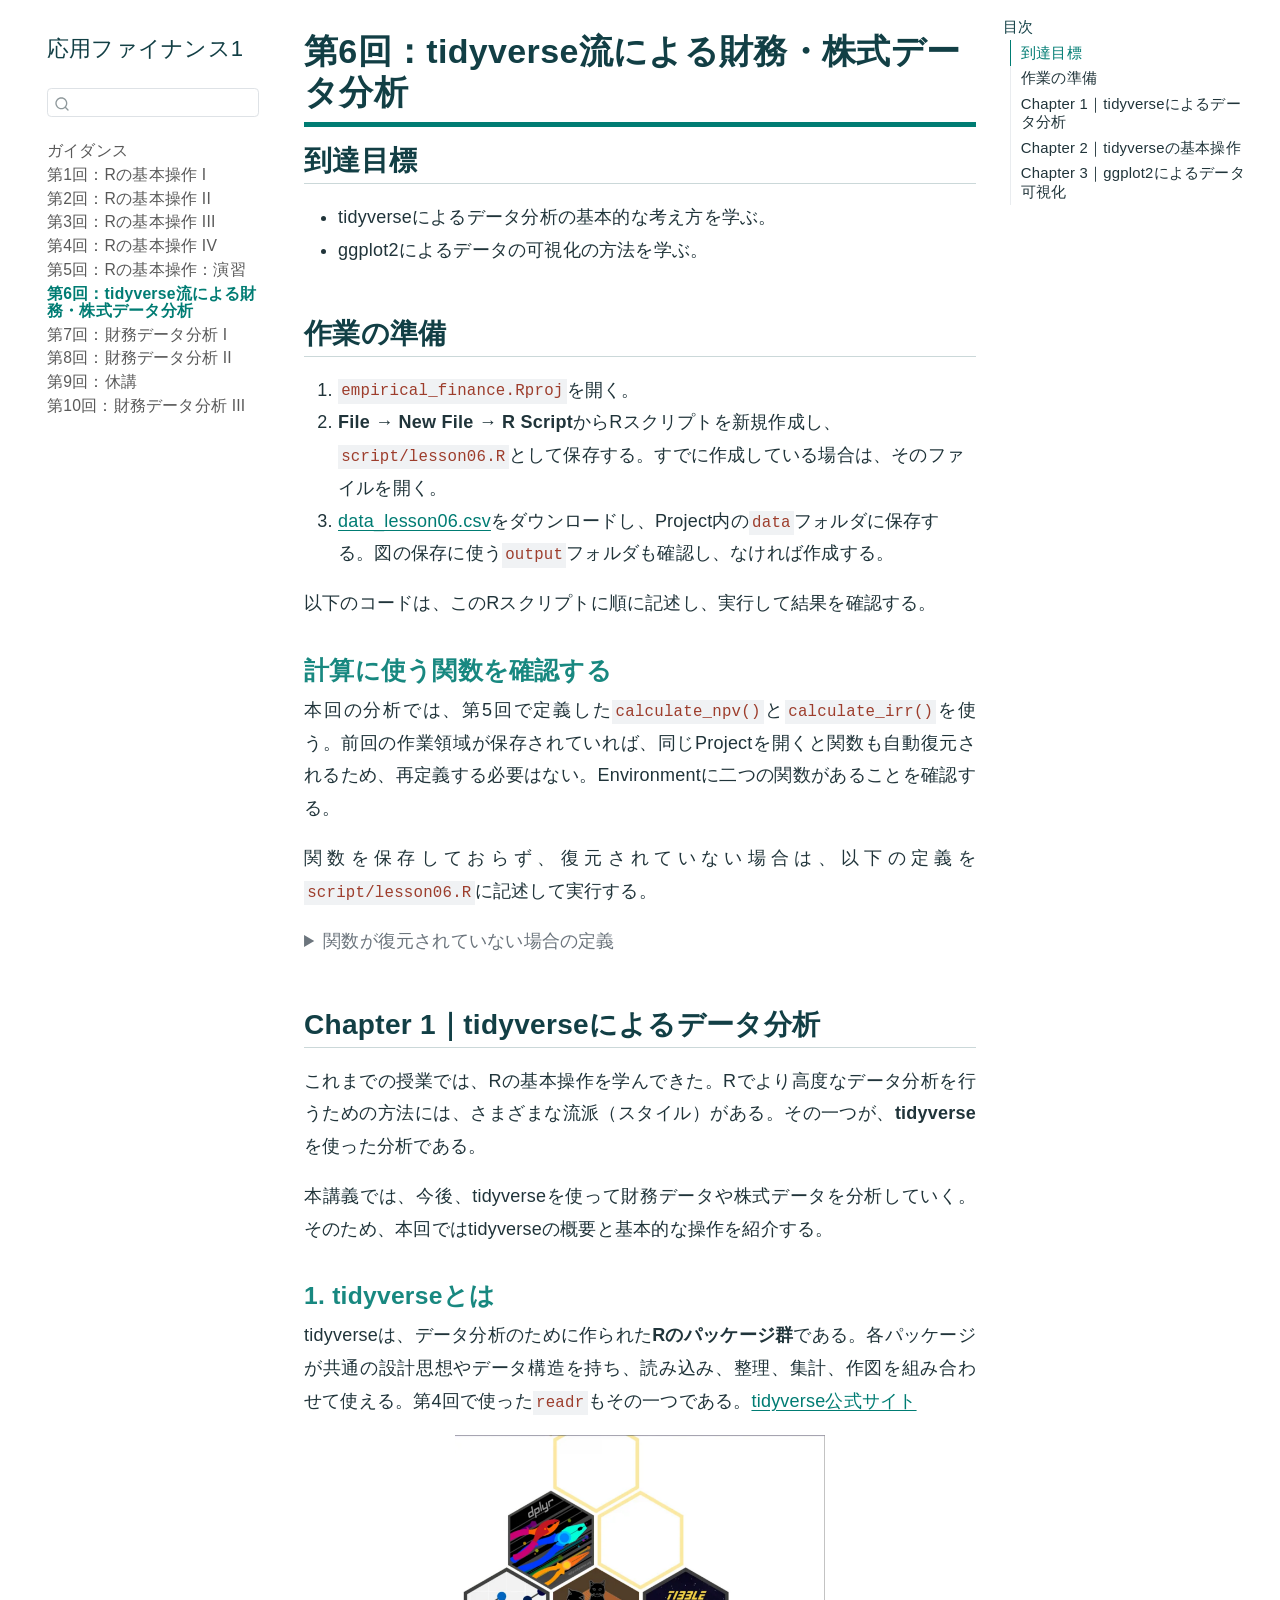
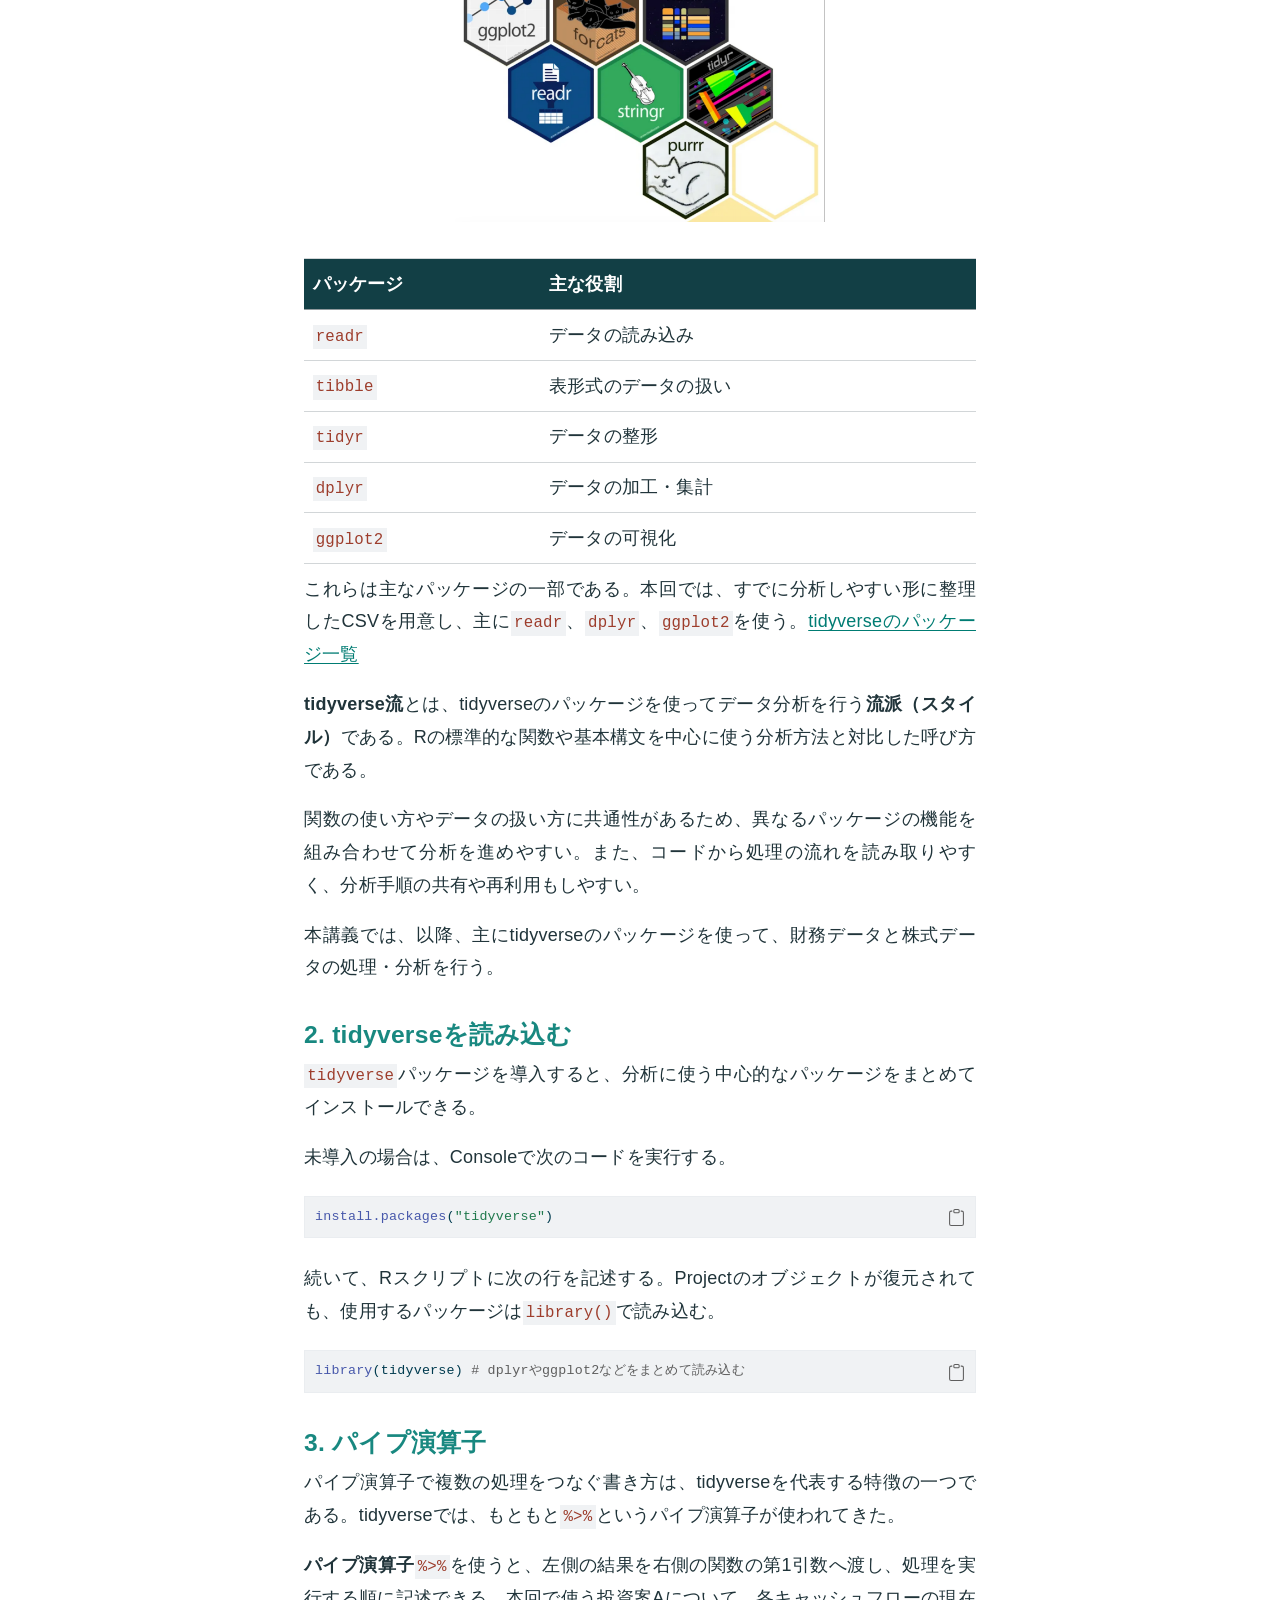
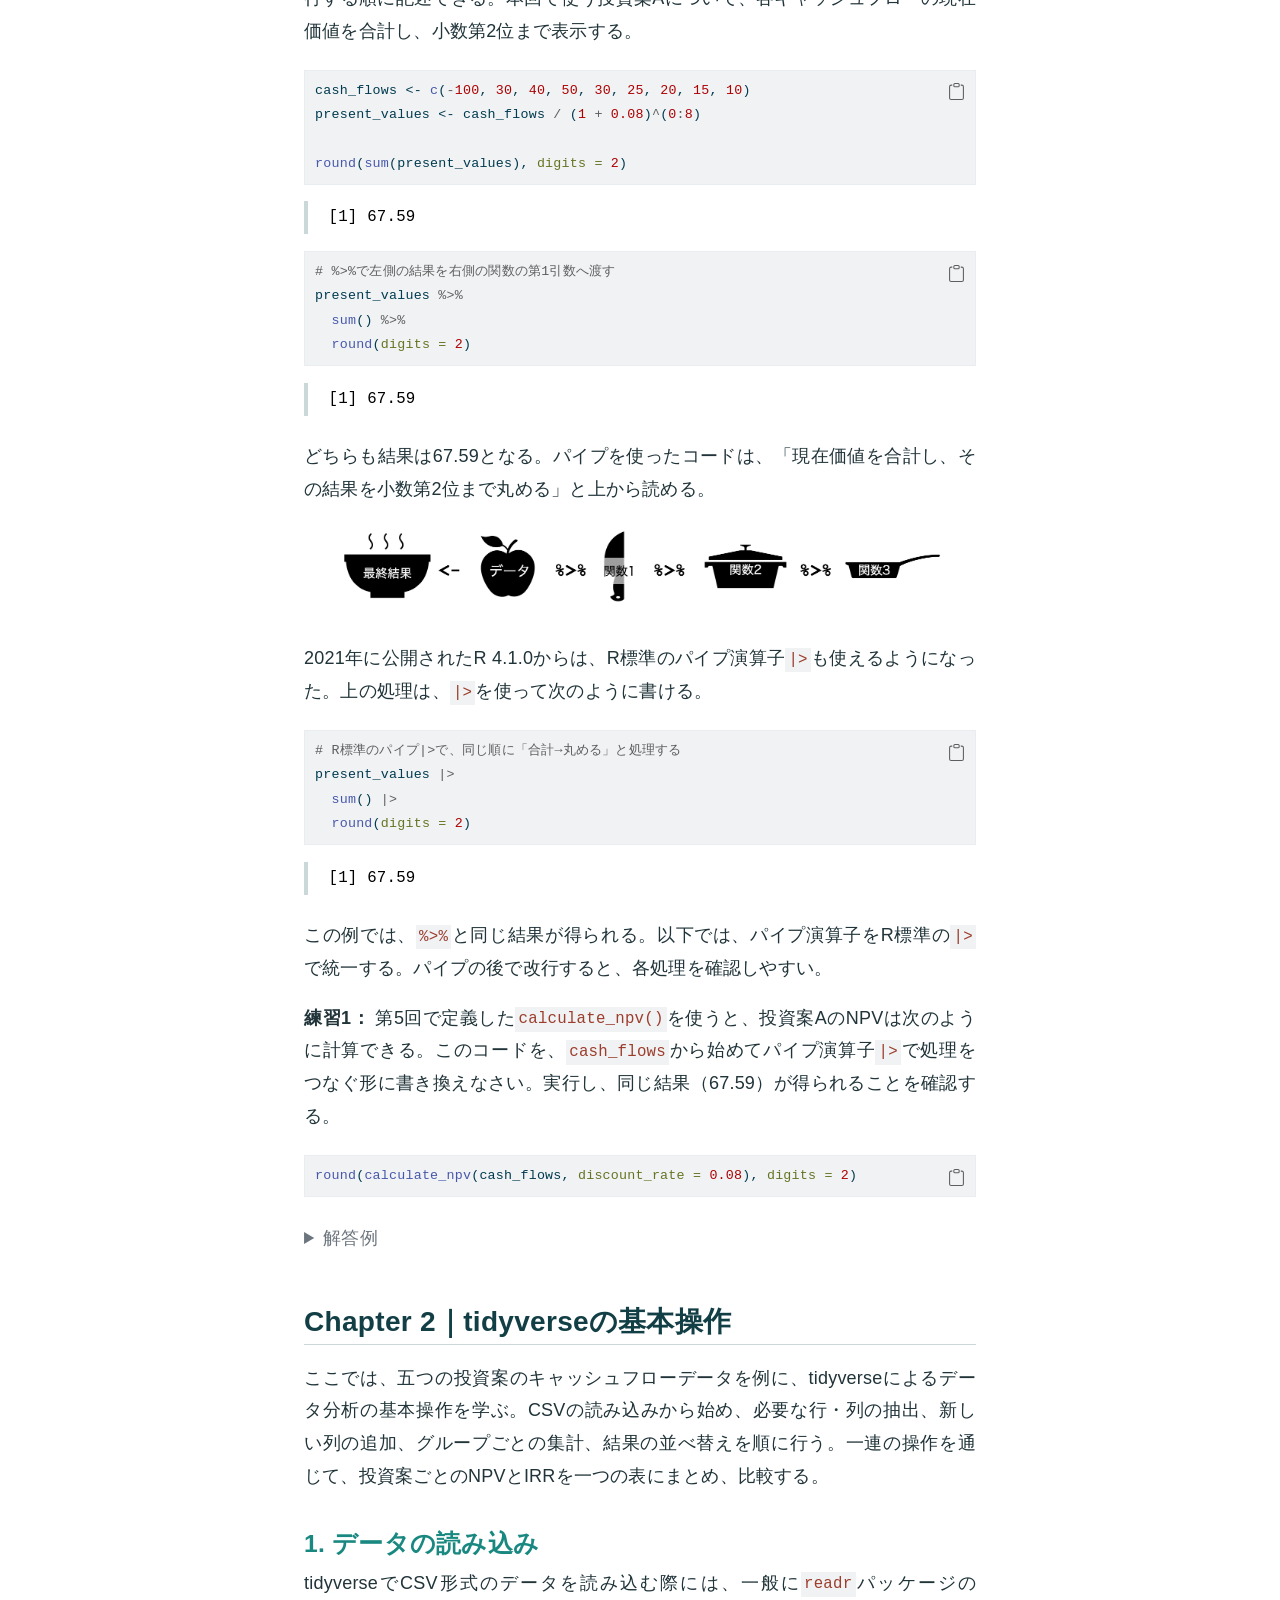
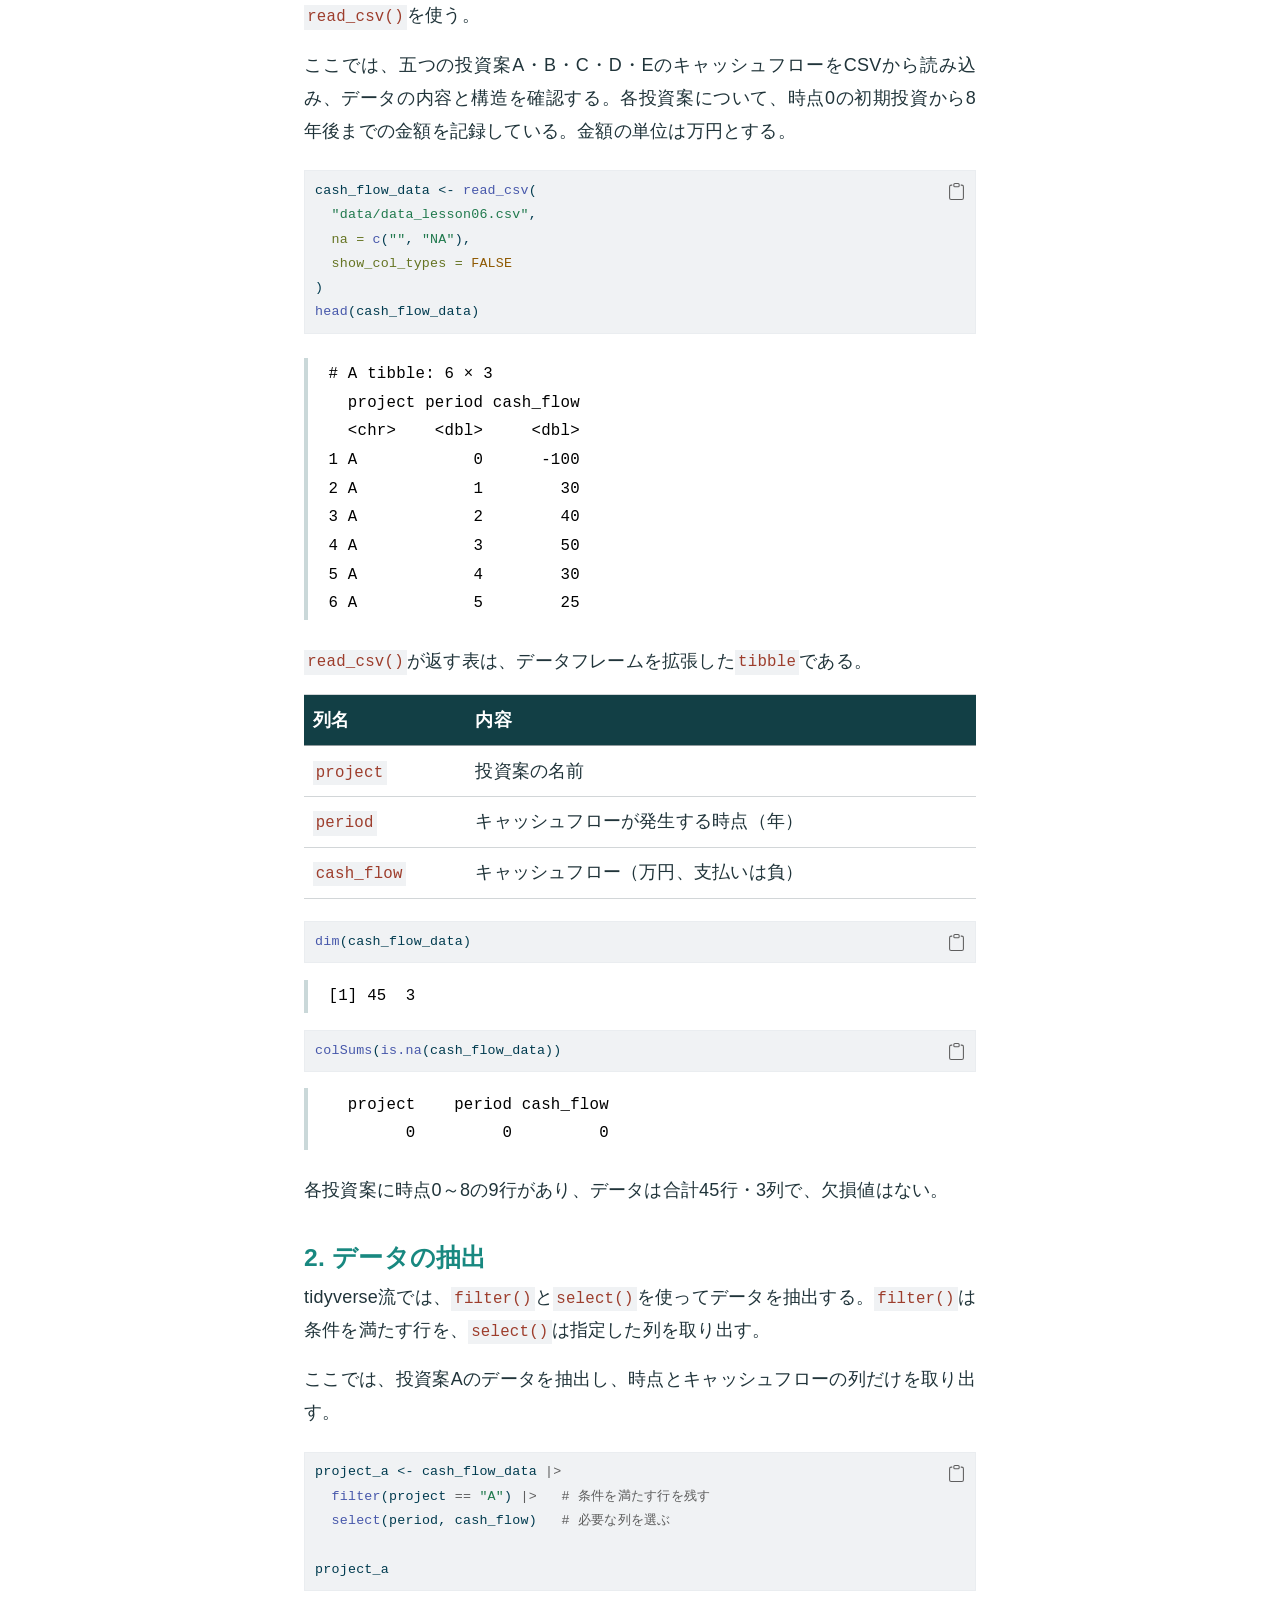
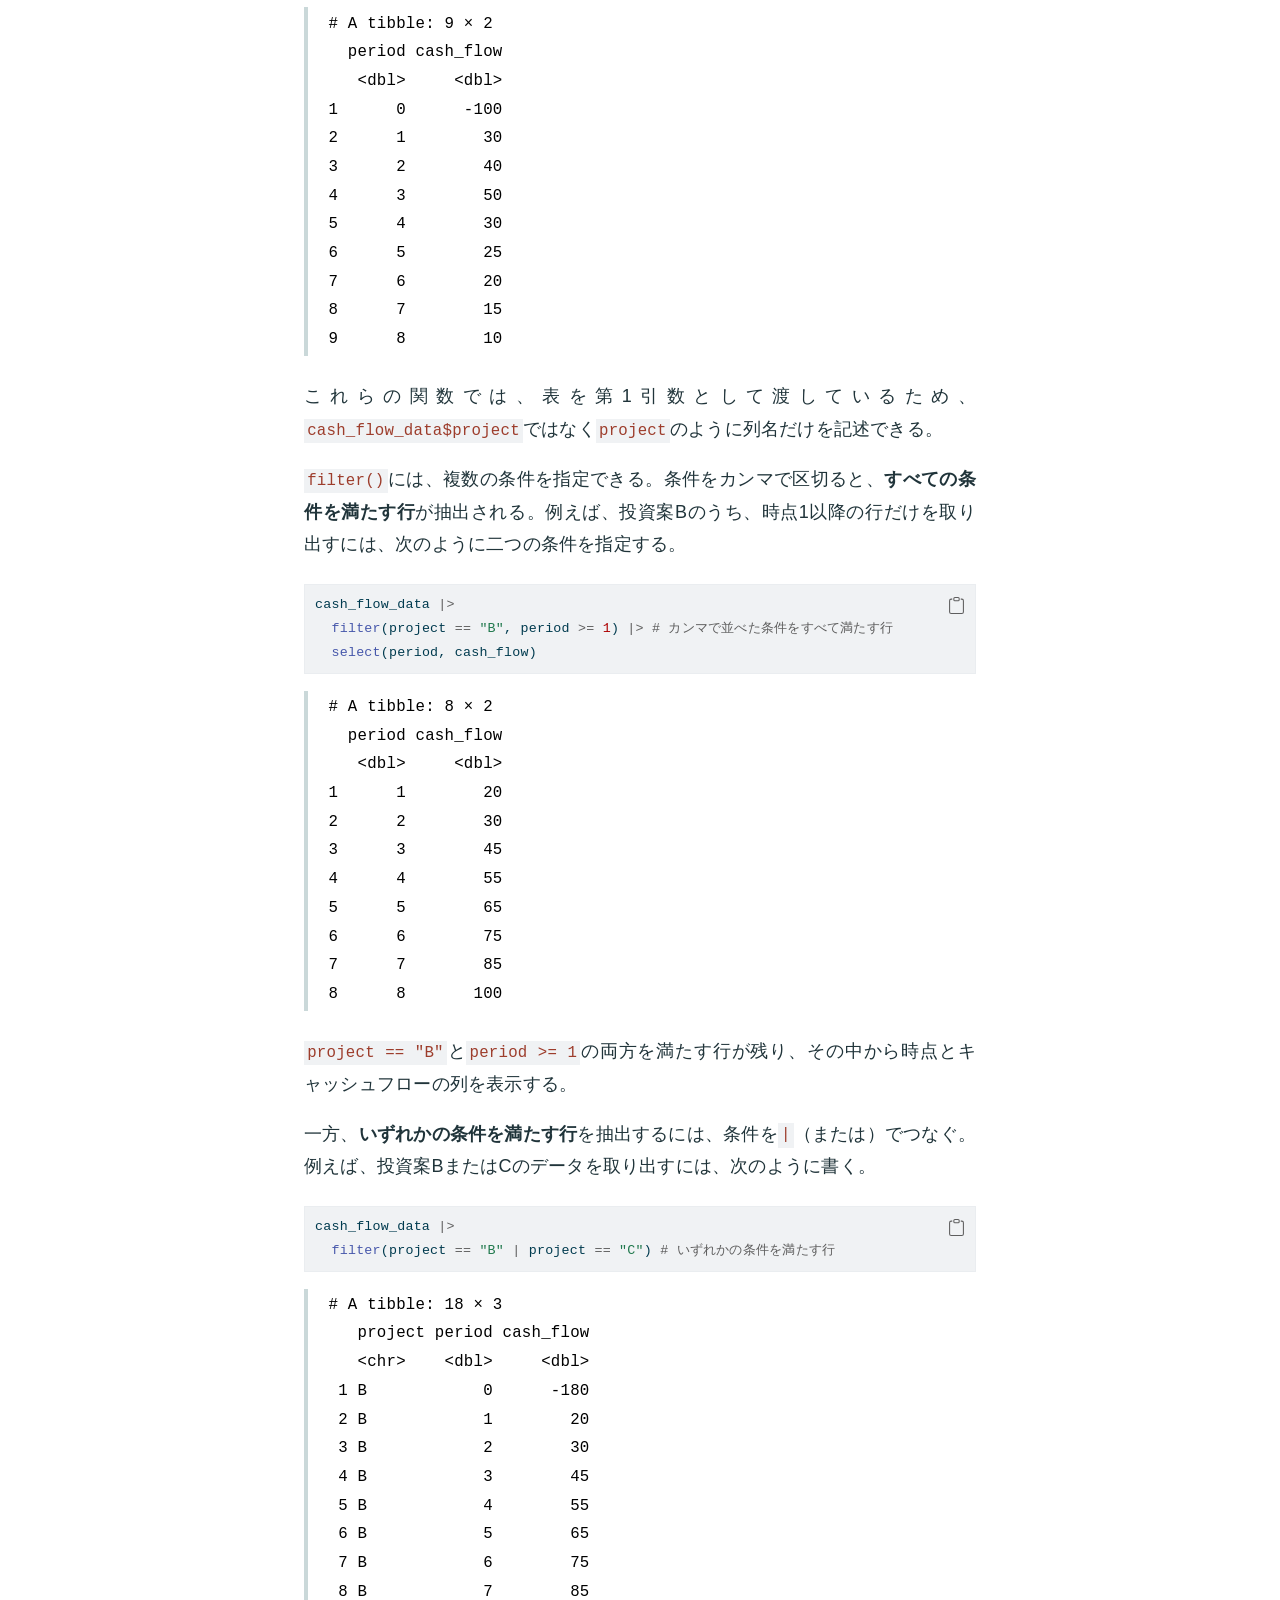
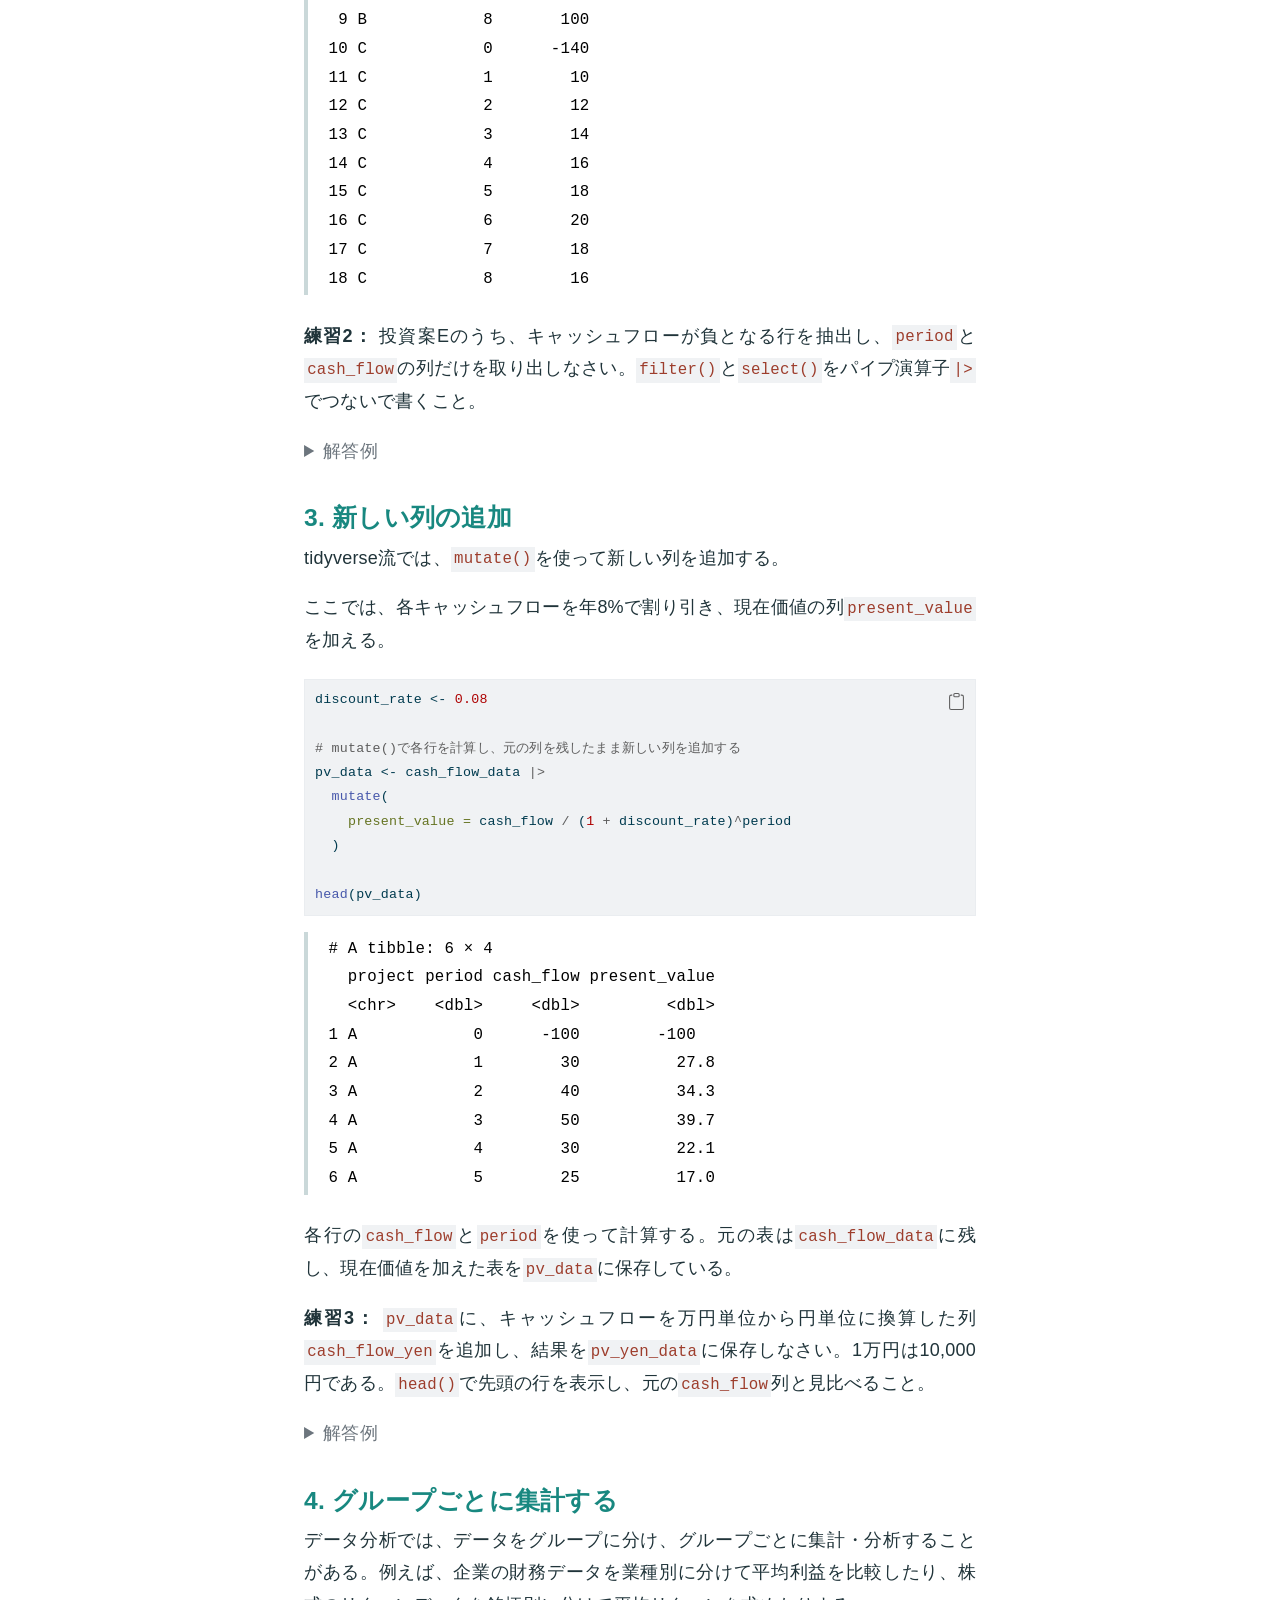
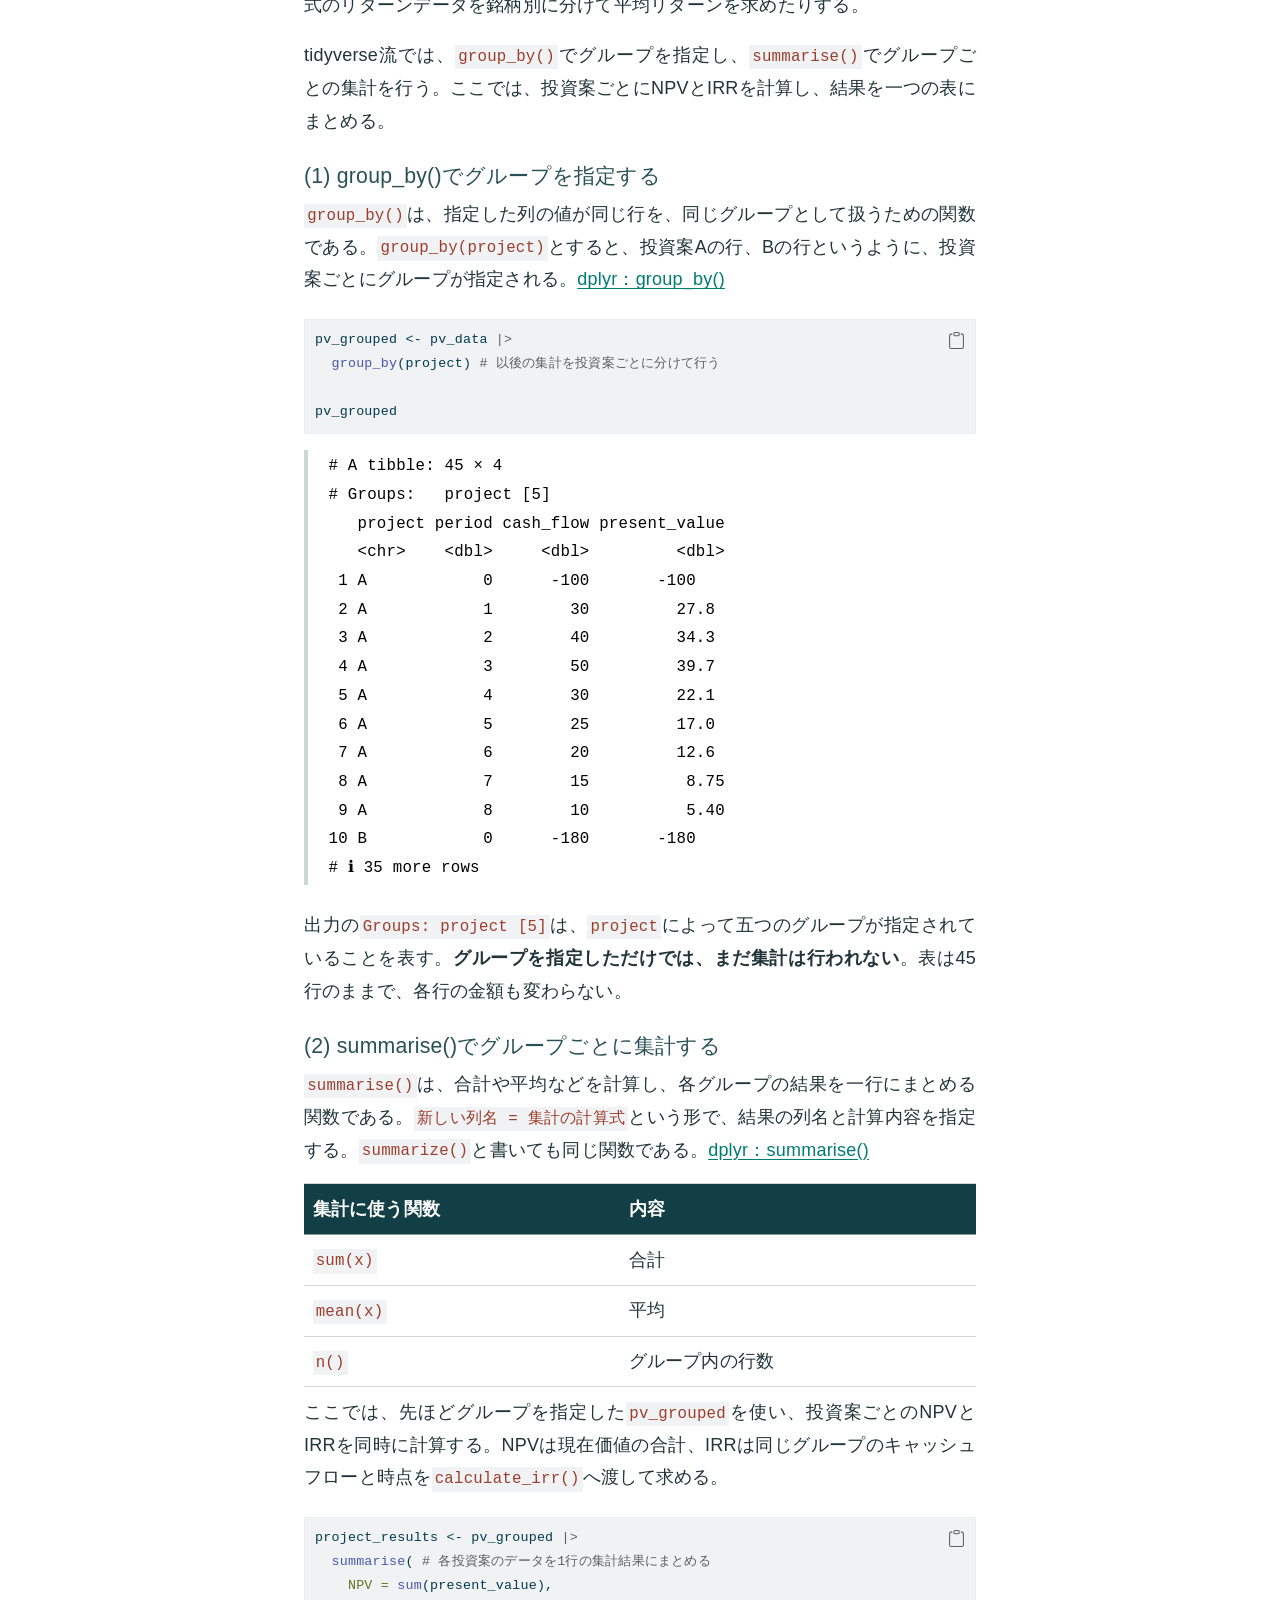
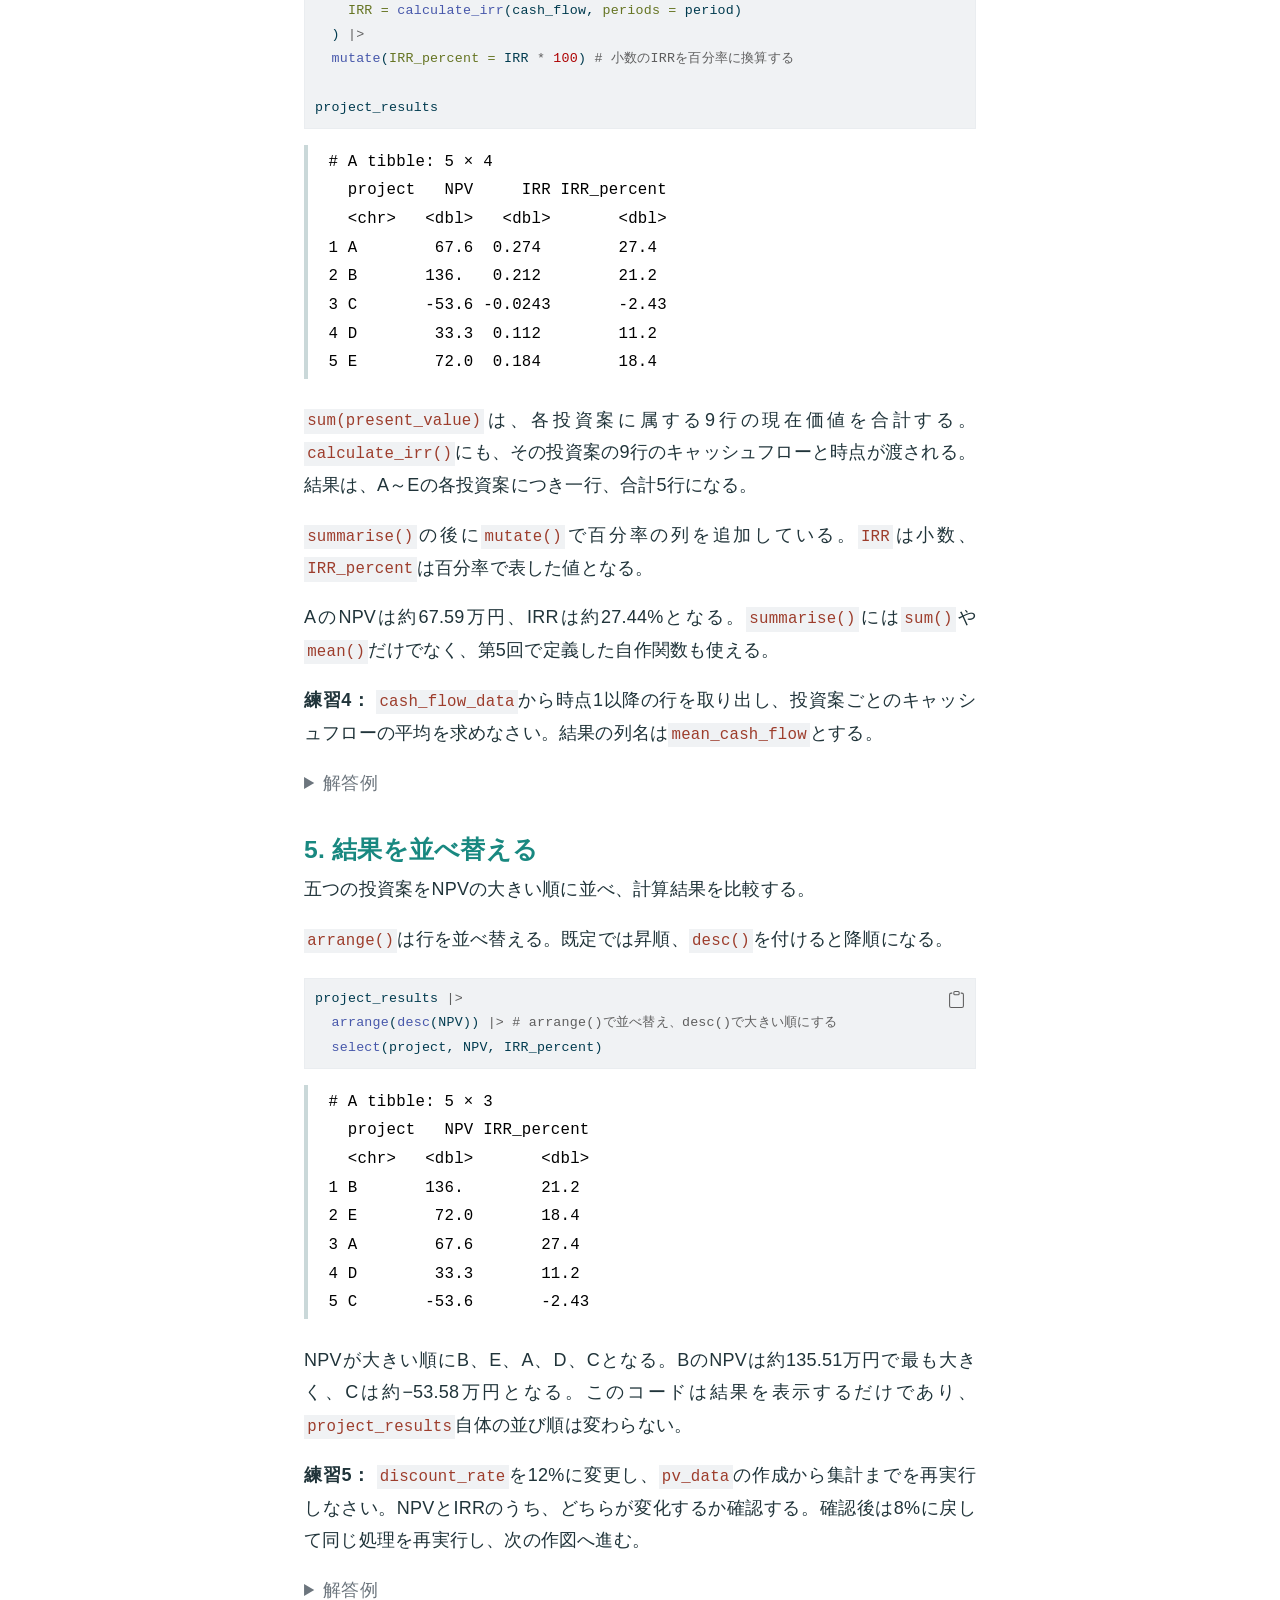
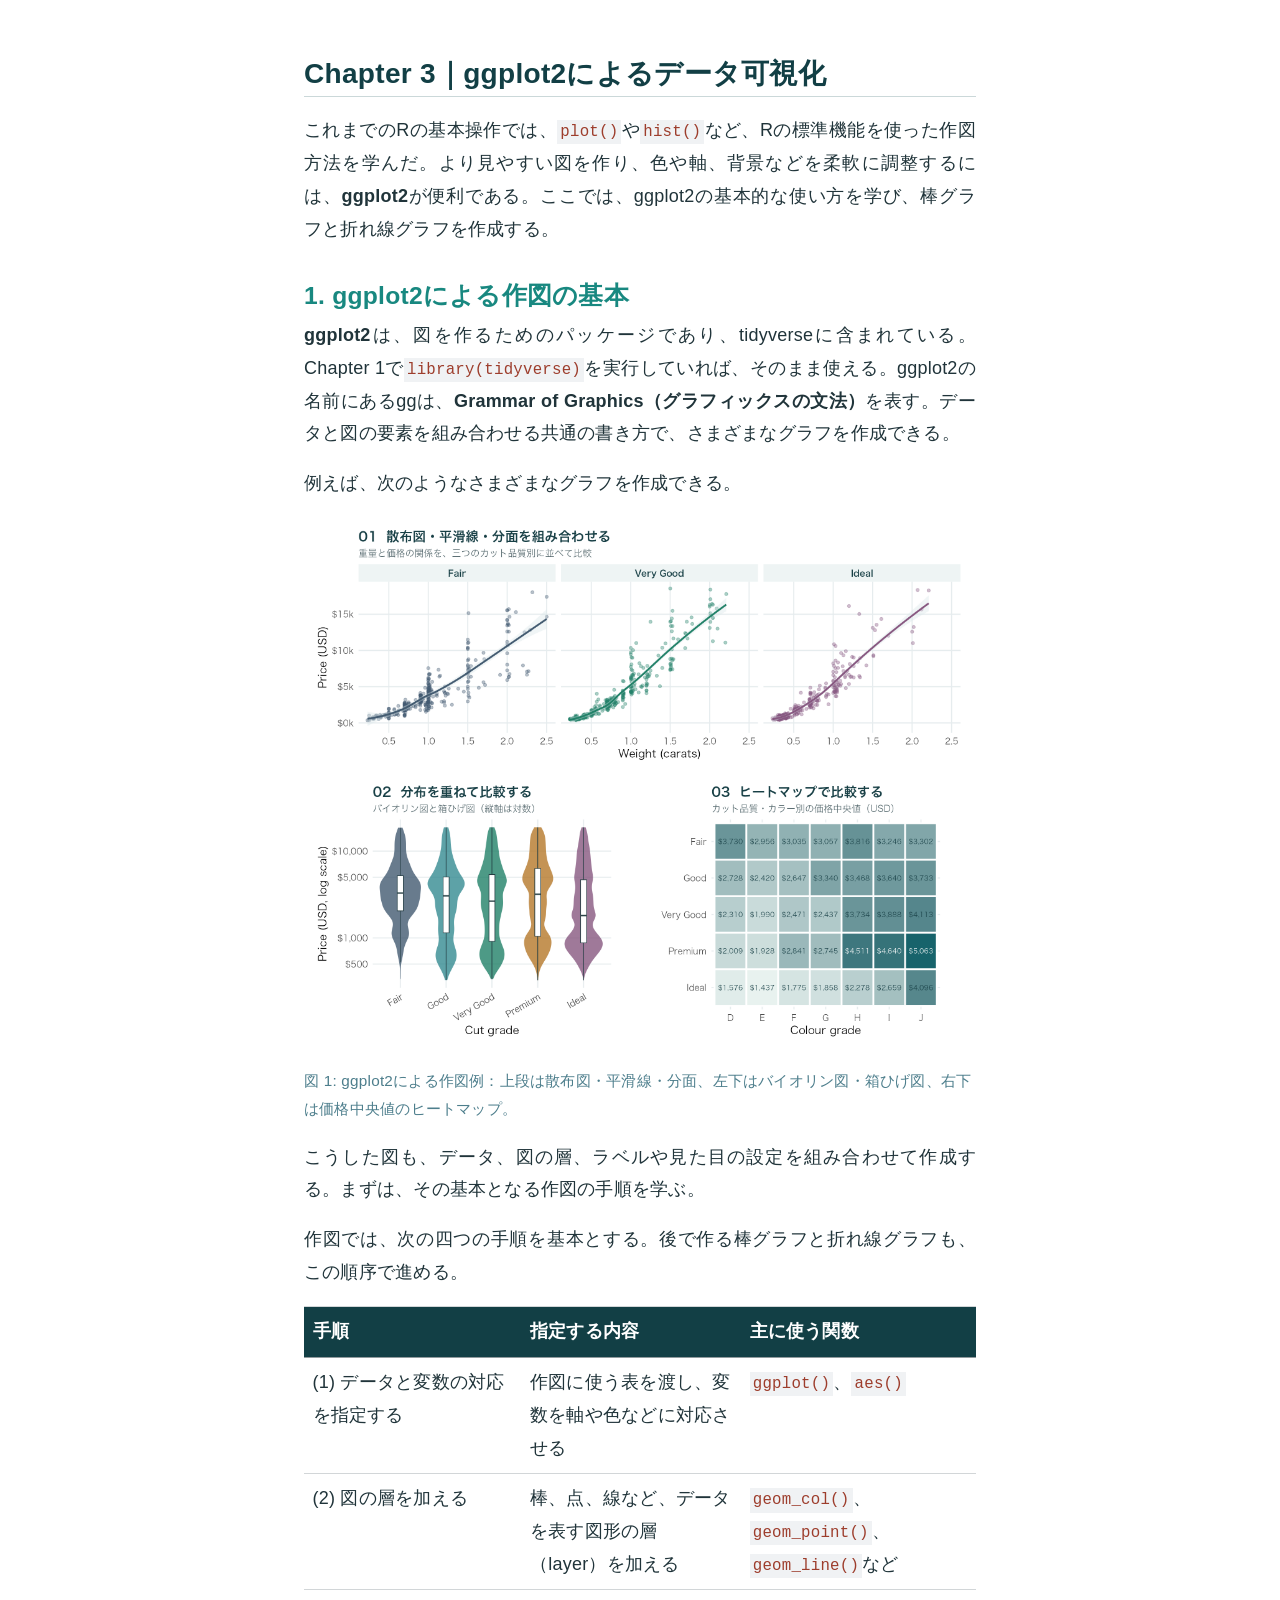
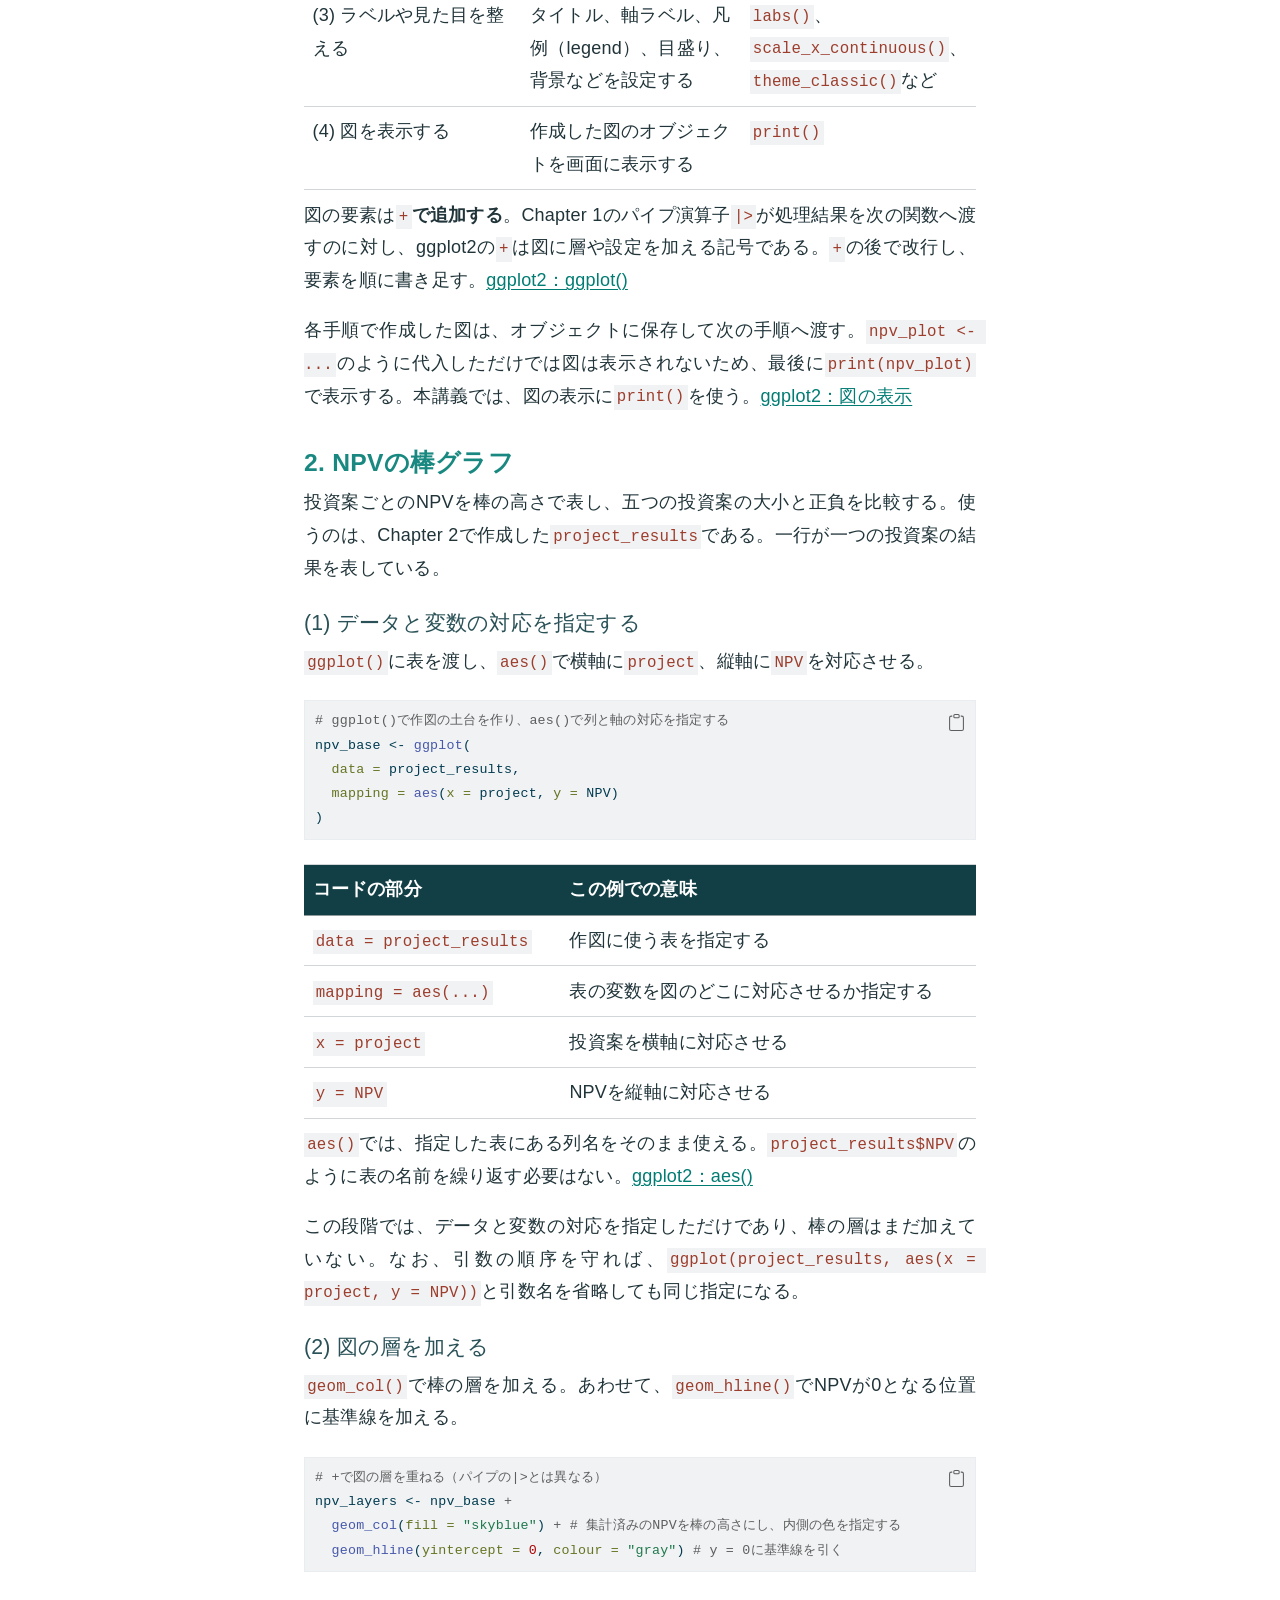
<file: lessons/06/index.html>
<!DOCTYPE html>
<html xmlns="http://www.w3.org/1999/xhtml" lang="ja" xml:lang="ja"><head>

<meta charset="utf-8">
<meta name="generator" content="quarto-1.10.18">

<meta name="viewport" content="width=device-width, initial-scale=1.0, user-scalable=yes">


<title>第6回：tidyverse流による財務・株式データ分析 – 応用ファイナンス1</title>
<style>
/* Default styles provided by pandoc.
** See https://pandoc.org/MANUAL.html#variables-for-html for config info.
*/
span.smallcaps{font-variant: small-caps;}
div.columns{display: flex; gap: 1.5em;}
div.column{flex: auto;}
@media screen {
div.columns{gap: min(4vw, 1.5em);}
div.column{overflow-x: auto;}
}
div.hanging-indent{margin-left: 1.5em; text-indent: -1.5em;}
ul.task-list{list-style: none;}
ul.task-list li input[type="checkbox"] {
  width: 0.8em;
  margin: 0 0.8em 0.2em -1em; /* quarto-specific, see https://github.com/quarto-dev/quarto-cli/issues/4556 */ 
  vertical-align: middle;
}
/* CSS for syntax highlighting */
html { -webkit-text-size-adjust: 100%; }
pre > code.sourceCode { white-space: pre; position: relative; }
pre > code.sourceCode > span { display: inline-block; line-height: 1.25; }
pre > code.sourceCode > span:empty { height: 1.2em; }
.sourceCode { overflow: visible; }
code.sourceCode > span { color: inherit; text-decoration: inherit; }
div.sourceCode { margin: 1em 0; }
pre.sourceCode { margin: 0; }
@media screen {
div.sourceCode { overflow: auto; }
}
@media print {
pre > code.sourceCode { white-space: pre-wrap; }
pre > code.sourceCode > span { text-indent: -5em; padding-left: 5em; }
}
pre.numberSource code
  { counter-reset: source-line 0; }
pre.numberSource code > span
  { position: relative; left: -4em; counter-increment: source-line; }
pre.numberSource code > span > a:first-child::before
  { content: counter(source-line);
    position: relative; left: -1em; text-align: right; vertical-align: baseline;
    border: none; display: inline-block;
    -webkit-touch-callout: none; -webkit-user-select: none;
    -khtml-user-select: none; -moz-user-select: none;
    -ms-user-select: none; user-select: none;
    padding: 0 4px; width: 4em;
  }
pre.numberSource { margin-left: 3em;  padding-left: 4px; }
div.sourceCode
  {   }
@media screen {
pre > code.sourceCode > span > a:first-child::before { text-decoration: underline; }
}
</style>


<script src="../../site_libs/quarto-nav/quarto-nav.js"></script>
<script src="../../site_libs/quarto-nav/headroom.min.js"></script>
<script src="../../site_libs/clipboard/clipboard.min.js"></script>
<script src="../../site_libs/quarto-search/autocomplete.umd.js"></script>
<script src="../../site_libs/quarto-search/fuse.min.js"></script>
<script src="../../site_libs/quarto-search/quarto-search.js"></script>
<meta name="quarto:offset" content="../../">
<link href="../../lessons/07/index.html" rel="next">
<link href="../../lessons/05/index.html" rel="prev">
<script src="../../site_libs/quarto-html/quarto.js" type="module"></script>
<script src="../../site_libs/quarto-html/tabsets/tabsets.js" type="module"></script>
<script src="../../site_libs/quarto-html/popper.min.js"></script>
<script src="../../site_libs/quarto-html/tippy.umd.min.js"></script>
<script src="../../site_libs/quarto-html/anchor.min.js"></script>
<link href="../../site_libs/quarto-html/tippy.css" rel="stylesheet">
<link href="../../site_libs/quarto-html/quarto-syntax-highlighting-37294f0e61b532b0f7ebd5ccc0471b30.css" rel="stylesheet" id="quarto-text-highlighting-styles">
<script src="../../site_libs/bootstrap/bootstrap.min.js"></script>
<link href="../../site_libs/bootstrap/bootstrap-icons.css" rel="stylesheet">
<link href="../../site_libs/bootstrap/bootstrap-2ca91016776c58decb83f80a962514dd.min.css" rel="stylesheet" append-hash="true" id="quarto-bootstrap" data-mode="light">
<script id="quarto-search-options" type="application/json">{
  "location": "sidebar",
  "copy-button": false,
  "collapse-after": 3,
  "panel-placement": "start",
  "type": "textbox",
  "limit": 50,
  "keyboard-shortcut": [
    "f",
    "/",
    "s"
  ],
  "language": {
    "search-no-results-text": "一致なし",
    "search-matching-documents-text": "一致した文書",
    "search-copy-link-title": "検索へのリンクをコピー",
    "search-hide-matches-text": "追加の検索結果を非表示",
    "search-more-match-text": "追加の検索結果",
    "search-more-matches-text": "追加の検索結果",
    "search-clear-button-title": "消去",
    "search-text-placeholder": "",
    "search-detached-cancel-button-title": "取消",
    "search-submit-button-title": "検索",
    "search-label": "サーチ"
  }
}</script>
<style>html{ scroll-behavior: smooth; }</style>


</head>

<body class="nav-sidebar floating quarto-light">

<div id="quarto-search-results"></div>
  <header id="quarto-header" class="headroom fixed-top">
  <nav class="quarto-secondary-nav">
    <div class="container-fluid d-flex">
      <button type="button" class="quarto-btn-toggle btn" data-bs-toggle="collapse" role="button" data-bs-target=".quarto-sidebar-collapse-item" aria-controls="quarto-sidebar" aria-expanded="false" aria-label="サイドバーを切り替える" onclick="if (window.quartoToggleHeadroom) { window.quartoToggleHeadroom(); }">
        <i class="bi bi-layout-text-sidebar-reverse"></i>
      </button>
        <nav class="quarto-page-breadcrumbs" aria-label="breadcrumb"><ol class="breadcrumb"><li class="breadcrumb-item"><a href="../../lessons/06/index.html">第6回：tidyverse流による財務・株式データ分析</a></li></ol></nav>
        <a class="flex-grow-1" role="navigation" data-bs-toggle="collapse" data-bs-target=".quarto-sidebar-collapse-item" aria-controls="quarto-sidebar" aria-expanded="false" aria-label="サイドバーを切り替える" onclick="if (window.quartoToggleHeadroom) { window.quartoToggleHeadroom(); }">      
        </a>
      <button type="button" class="btn quarto-search-button" aria-label="サーチ" onclick="window.quartoOpenSearch();">
        <i class="bi bi-search"></i>
      </button>
    </div>
  </nav>
</header>
<!-- content -->
<div id="quarto-content" class="quarto-container page-columns page-rows-contents page-layout-article">
<!-- sidebar -->
  <nav id="quarto-sidebar" class="sidebar collapse collapse-horizontal quarto-sidebar-collapse-item sidebar-navigation floating overflow-auto">
    <div class="pt-lg-2 mt-2 text-left sidebar-header">
    <div class="sidebar-title mb-0 py-0">
      <a href="../../">応用ファイナンス1</a> 
    </div>
      </div>
        <div class="mt-2 flex-shrink-0 align-items-center">
        <div class="sidebar-search">
        <div id="quarto-search" class="" title="サーチ"></div>
        </div>
        </div>
    <div class="sidebar-menu-container"> 
    <ul class="list-unstyled mt-1">
        <li class="sidebar-item">
  <div class="sidebar-item-container"> 
  <a href="../../index.html" class="sidebar-item-text sidebar-link">
 <span class="menu-text">ガイダンス</span></a>
  </div>
</li>
        <li class="sidebar-item">
  <div class="sidebar-item-container"> 
  <a href="../../lessons/01/index.html" class="sidebar-item-text sidebar-link">
 <span class="menu-text">第1回：Rの基本操作 I</span></a>
  </div>
</li>
        <li class="sidebar-item">
  <div class="sidebar-item-container"> 
  <a href="../../lessons/02/index.html" class="sidebar-item-text sidebar-link">
 <span class="menu-text">第2回：Rの基本操作 II</span></a>
  </div>
</li>
        <li class="sidebar-item">
  <div class="sidebar-item-container"> 
  <a href="../../lessons/03/index.html" class="sidebar-item-text sidebar-link">
 <span class="menu-text">第3回：Rの基本操作 III</span></a>
  </div>
</li>
        <li class="sidebar-item">
  <div class="sidebar-item-container"> 
  <a href="../../lessons/04/index.html" class="sidebar-item-text sidebar-link">
 <span class="menu-text">第4回：Rの基本操作 IV</span></a>
  </div>
</li>
        <li class="sidebar-item">
  <div class="sidebar-item-container"> 
  <a href="../../lessons/05/index.html" class="sidebar-item-text sidebar-link">
 <span class="menu-text">第5回：Rの基本操作：演習</span></a>
  </div>
</li>
        <li class="sidebar-item">
  <div class="sidebar-item-container"> 
  <a href="../../lessons/06/index.html" class="sidebar-item-text sidebar-link active">
 <span class="menu-text">第6回：tidyverse流による財務・株式データ分析</span></a>
  </div>
</li>
        <li class="sidebar-item">
  <div class="sidebar-item-container"> 
  <a href="../../lessons/07/index.html" class="sidebar-item-text sidebar-link">
 <span class="menu-text">第7回：財務データ分析 I</span></a>
  </div>
</li>
        <li class="sidebar-item">
  <div class="sidebar-item-container"> 
  <a href="../../lessons/08/index.html" class="sidebar-item-text sidebar-link">
 <span class="menu-text">第8回：財務データ分析 II</span></a>
  </div>
</li>
        <li class="sidebar-item">
  <div class="sidebar-item-container"> 
  <a href="../../lessons/09/index.html" class="sidebar-item-text sidebar-link">
 <span class="menu-text">第9回：休講</span></a>
  </div>
</li>
        <li class="sidebar-item">
  <div class="sidebar-item-container"> 
  <a href="../../lessons/10/index.html" class="sidebar-item-text sidebar-link">
 <span class="menu-text">第10回：財務データ分析 III</span></a>
  </div>
</li>
    </ul>
    </div>
</nav>
<div id="quarto-sidebar-glass" class="quarto-sidebar-collapse-item" data-bs-toggle="collapse" data-bs-target=".quarto-sidebar-collapse-item"></div>
<!-- margin-sidebar -->
    <div id="quarto-margin-sidebar" class="sidebar margin-sidebar">
        <nav id="TOC" role="doc-toc" class="toc-active">
    <h2 id="toc-title">目次</h2>
   
  <ul>
  <li><a href="#到達目標" id="toc-到達目標" class="nav-link active" data-scroll-target="#到達目標">到達目標</a></li>
  <li><a href="#作業の準備" id="toc-作業の準備" class="nav-link" data-scroll-target="#作業の準備">作業の準備</a>
  <ul class="collapse">
  <li><a href="#計算に使う関数を確認する" id="toc-計算に使う関数を確認する" class="nav-link" data-scroll-target="#計算に使う関数を確認する">計算に使う関数を確認する</a></li>
  </ul></li>
  <li><a href="#chapter-1tidyverseによるデータ分析" id="toc-chapter-1tidyverseによるデータ分析" class="nav-link" data-scroll-target="#chapter-1tidyverseによるデータ分析">Chapter 1｜tidyverseによるデータ分析</a>
  <ul class="collapse">
  <li><a href="#tidyverseとは" id="toc-tidyverseとは" class="nav-link" data-scroll-target="#tidyverseとは">1. tidyverseとは</a></li>
  <li><a href="#tidyverseを読み込む" id="toc-tidyverseを読み込む" class="nav-link" data-scroll-target="#tidyverseを読み込む">2. tidyverseを読み込む</a></li>
  <li><a href="#パイプ演算子" id="toc-パイプ演算子" class="nav-link" data-scroll-target="#パイプ演算子">3. パイプ演算子</a></li>
  </ul></li>
  <li><a href="#chapter-2tidyverseの基本操作" id="toc-chapter-2tidyverseの基本操作" class="nav-link" data-scroll-target="#chapter-2tidyverseの基本操作">Chapter 2｜tidyverseの基本操作</a>
  <ul class="collapse">
  <li><a href="#データの読み込み" id="toc-データの読み込み" class="nav-link" data-scroll-target="#データの読み込み">1. データの読み込み</a></li>
  <li><a href="#データの抽出" id="toc-データの抽出" class="nav-link" data-scroll-target="#データの抽出">2. データの抽出</a></li>
  <li><a href="#新しい列の追加" id="toc-新しい列の追加" class="nav-link" data-scroll-target="#新しい列の追加">3. 新しい列の追加</a></li>
  <li><a href="#グループごとに集計する" id="toc-グループごとに集計する" class="nav-link" data-scroll-target="#グループごとに集計する">4. グループごとに集計する</a></li>
  <li><a href="#結果を並べ替える" id="toc-結果を並べ替える" class="nav-link" data-scroll-target="#結果を並べ替える">5. 結果を並べ替える</a></li>
  </ul></li>
  <li><a href="#chapter-3ggplot2によるデータ可視化" id="toc-chapter-3ggplot2によるデータ可視化" class="nav-link" data-scroll-target="#chapter-3ggplot2によるデータ可視化">Chapter 3｜ggplot2によるデータ可視化</a>
  <ul class="collapse">
  <li><a href="#ggplot2による作図の基本" id="toc-ggplot2による作図の基本" class="nav-link" data-scroll-target="#ggplot2による作図の基本">1. ggplot2による作図の基本</a></li>
  <li><a href="#npvの棒グラフ" id="toc-npvの棒グラフ" class="nav-link" data-scroll-target="#npvの棒グラフ">2. NPVの棒グラフ</a></li>
  <li><a href="#キャッシュフローの折れ線グラフ" id="toc-キャッシュフローの折れ線グラフ" class="nav-link" data-scroll-target="#キャッシュフローの折れ線グラフ">3. キャッシュフローの折れ線グラフ</a></li>
  <li><a href="#図を保存する" id="toc-図を保存する" class="nav-link" data-scroll-target="#図を保存する">4. 図を保存する</a></li>
  </ul></li>
  </ul>
</nav>
    </div>
<!-- main -->
<main class="content" id="quarto-document-content">

<header id="title-block-header" class="quarto-title-block default">
<div class="quarto-title">
<h1 class="title">第6回：tidyverse流による財務・株式データ分析</h1>
</div>



<div class="quarto-title-meta">

    
  
    
  </div>
  


</header>


<section id="到達目標" class="level2">
<h2 class="anchored" data-anchor-id="到達目標">到達目標</h2>
<ul>
<li>tidyverseによるデータ分析の基本的な考え方を学ぶ。</li>
<li>ggplot2によるデータの可視化の方法を学ぶ。</li>
</ul>
</section>
<section id="作業の準備" class="level2">
<h2 class="anchored" data-anchor-id="作業の準備">作業の準備</h2>
<ol type="1">
<li><code>empirical_finance.Rproj</code>を開く。</li>
<li><strong>File → New File → R Script</strong>からRスクリプトを新規作成し、<code>script/lesson06.R</code>として保存する。すでに作成している場合は、そのファイルを開く。</li>
<li><a href="../../data/lesson06/data_lesson06.csv" download="data_lesson06.csv">data_lesson06.csv</a>をダウンロードし、Project内の<code>data</code>フォルダに保存する。図の保存に使う<code>output</code>フォルダも確認し、なければ作成する。</li>
</ol>
<p>以下のコードは、このRスクリプトに順に記述し、実行して結果を確認する。</p>
<section id="計算に使う関数を確認する" class="level3">
<h3 class="anchored" data-anchor-id="計算に使う関数を確認する">計算に使う関数を確認する</h3>
<p>本回の分析では、第5回で定義した<code>calculate_npv()</code>と<code>calculate_irr()</code>を使う。前回の作業領域が保存されていれば、同じProjectを開くと関数も自動復元されるため、再定義する必要はない。Environmentに二つの関数があることを確認する。</p>
<p>関数を保存しておらず、復元されていない場合は、以下の定義を<code>script/lesson06.R</code>に記述して実行する。</p>
<details>
<summary>
関数が復元されていない場合の定義
</summary>
<div class="cell">
<div class="code-copy-outer-scaffold"><div class="sourceCode cell-code" id="cb1"><pre class="sourceCode r code-with-copy"><code class="sourceCode r"><span id="cb1-1"><a href="#cb1-1" aria-hidden="true" tabindex="-1"></a><span class="co"># 第5回で作成したNPV・IRRの関数を再定義する</span></span>
<span id="cb1-2"><a href="#cb1-2" aria-hidden="true" tabindex="-1"></a>calculate_npv <span class="ot">&lt;-</span> <span class="cf">function</span>(cash_flows, discount_rate,</span>
<span id="cb1-3"><a href="#cb1-3" aria-hidden="true" tabindex="-1"></a>                          <span class="at">periods =</span> <span class="fu">seq_along</span>(cash_flows) <span class="sc">-</span> <span class="dv">1</span>) {</span>
<span id="cb1-4"><a href="#cb1-4" aria-hidden="true" tabindex="-1"></a>  present_values <span class="ot">&lt;-</span> cash_flows <span class="sc">/</span> (<span class="dv">1</span> <span class="sc">+</span> discount_rate)<span class="sc">^</span>periods</span>
<span id="cb1-5"><a href="#cb1-5" aria-hidden="true" tabindex="-1"></a>  <span class="fu">sum</span>(present_values)</span>
<span id="cb1-6"><a href="#cb1-6" aria-hidden="true" tabindex="-1"></a>}</span>
<span id="cb1-7"><a href="#cb1-7" aria-hidden="true" tabindex="-1"></a></span>
<span id="cb1-8"><a href="#cb1-8" aria-hidden="true" tabindex="-1"></a>calculate_irr <span class="ot">&lt;-</span> <span class="cf">function</span>(cash_flows,</span>
<span id="cb1-9"><a href="#cb1-9" aria-hidden="true" tabindex="-1"></a>                          <span class="at">periods =</span> <span class="fu">seq_along</span>(cash_flows) <span class="sc">-</span> <span class="dv">1</span>,</span>
<span id="cb1-10"><a href="#cb1-10" aria-hidden="true" tabindex="-1"></a>                          <span class="at">interval =</span> <span class="fu">c</span>(<span class="sc">-</span><span class="fl">0.99</span>, <span class="dv">1</span>)) {</span>
<span id="cb1-11"><a href="#cb1-11" aria-hidden="true" tabindex="-1"></a>  npv_function <span class="ot">&lt;-</span> <span class="cf">function</span>(rate) {</span>
<span id="cb1-12"><a href="#cb1-12" aria-hidden="true" tabindex="-1"></a>    <span class="fu">calculate_npv</span>(cash_flows, rate, periods)</span>
<span id="cb1-13"><a href="#cb1-13" aria-hidden="true" tabindex="-1"></a>  }</span>
<span id="cb1-14"><a href="#cb1-14" aria-hidden="true" tabindex="-1"></a></span>
<span id="cb1-15"><a href="#cb1-15" aria-hidden="true" tabindex="-1"></a>  result <span class="ot">&lt;-</span> <span class="fu">uniroot</span>(</span>
<span id="cb1-16"><a href="#cb1-16" aria-hidden="true" tabindex="-1"></a>    <span class="at">f =</span> npv_function,</span>
<span id="cb1-17"><a href="#cb1-17" aria-hidden="true" tabindex="-1"></a>    <span class="at">interval =</span> interval,</span>
<span id="cb1-18"><a href="#cb1-18" aria-hidden="true" tabindex="-1"></a>    <span class="at">tol =</span> <span class="fl">1e-10</span></span>
<span id="cb1-19"><a href="#cb1-19" aria-hidden="true" tabindex="-1"></a>  )</span>
<span id="cb1-20"><a href="#cb1-20" aria-hidden="true" tabindex="-1"></a>  result<span class="sc">$</span>root</span>
<span id="cb1-21"><a href="#cb1-21" aria-hidden="true" tabindex="-1"></a>}</span></code></pre></div><button title="コピー" class="code-copy-button"><i class="bi"></i></button></div>
</div>
</details>
</section>
</section>
<section id="chapter-1tidyverseによるデータ分析" class="level2">
<h2 class="anchored" data-anchor-id="chapter-1tidyverseによるデータ分析">Chapter 1｜tidyverseによるデータ分析</h2>
<p>これまでの授業では、Rの基本操作を学んできた。Rでより高度なデータ分析を行うための方法には、さまざまな流派（スタイル）がある。その一つが、<strong>tidyverse</strong>を使った分析である。</p>
<p>本講義では、今後、tidyverseを使って財務データや株式データを分析していく。そのため、本回ではtidyverseの概要と基本的な操作を紹介する。</p>
<section id="tidyverseとは" class="level3">
<h3 class="anchored" data-anchor-id="tidyverseとは">1. tidyverseとは</h3>
<p>tidyverseは、データ分析のために作られた<strong>Rのパッケージ群</strong>である。各パッケージが共通の設計思想やデータ構造を持ち、読み込み、整理、集計、作図を組み合わせて使える。第4回で使った<code>readr</code>もその一つである。<a href="https://tidyverse.org/">tidyverse公式サイト</a></p>
<div class="quarto-figure quarto-figure-center">
<figure class="figure">
<p><img src="images/tidyverse-packages.png" class="img-fluid quarto-figure quarto-figure-center figure-img" style="width:55.0%" alt="tidyverseを構成する主なパッケージのロゴ"></p>
</figure>
</div>
<table class="caption-top table">
<thead>
<tr class="header">
<th>パッケージ</th>
<th>主な役割</th>
</tr>
</thead>
<tbody>
<tr class="odd">
<td><code>readr</code></td>
<td>データの読み込み</td>
</tr>
<tr class="even">
<td><code>tibble</code></td>
<td>表形式のデータの扱い</td>
</tr>
<tr class="odd">
<td><code>tidyr</code></td>
<td>データの整形</td>
</tr>
<tr class="even">
<td><code>dplyr</code></td>
<td>データの加工・集計</td>
</tr>
<tr class="odd">
<td><code>ggplot2</code></td>
<td>データの可視化</td>
</tr>
</tbody>
</table>
<p>これらは主なパッケージの一部である。本回では、すでに分析しやすい形に整理したCSVを用意し、主に<code>readr</code>、<code>dplyr</code>、<code>ggplot2</code>を使う。<a href="https://tidyverse.org/packages/">tidyverseのパッケージ一覧</a></p>
<p><strong>tidyverse流</strong>とは、tidyverseのパッケージを使ってデータ分析を行う<strong>流派（スタイル）</strong>である。Rの標準的な関数や基本構文を中心に使う分析方法と対比した呼び方である。</p>
<p>関数の使い方やデータの扱い方に共通性があるため、異なるパッケージの機能を組み合わせて分析を進めやすい。また、コードから処理の流れを読み取りやすく、分析手順の共有や再利用もしやすい。</p>
<p>本講義では、以降、主にtidyverseのパッケージを使って、財務データと株式データの処理・分析を行う。</p>
</section>
<section id="tidyverseを読み込む" class="level3">
<h3 class="anchored" data-anchor-id="tidyverseを読み込む">2. tidyverseを読み込む</h3>
<p><code>tidyverse</code>パッケージを導入すると、分析に使う中心的なパッケージをまとめてインストールできる。</p>
<p>未導入の場合は、Consoleで次のコードを実行する。</p>
<div class="cell">
<div class="code-copy-outer-scaffold"><div class="sourceCode cell-code" id="cb2"><pre class="sourceCode r code-with-copy"><code class="sourceCode r"><span id="cb2-1"><a href="#cb2-1" aria-hidden="true" tabindex="-1"></a><span class="fu">install.packages</span>(<span class="st">"tidyverse"</span>)</span></code></pre></div><button title="コピー" class="code-copy-button"><i class="bi"></i></button></div>
</div>
<p>続いて、Rスクリプトに次の行を記述する。Projectのオブジェクトが復元されても、使用するパッケージは<code>library()</code>で読み込む。</p>
<div class="cell">
<div class="code-copy-outer-scaffold"><div class="sourceCode cell-code" id="cb3"><pre class="sourceCode r code-with-copy"><code class="sourceCode r"><span id="cb3-1"><a href="#cb3-1" aria-hidden="true" tabindex="-1"></a><span class="fu">library</span>(tidyverse) <span class="co"># dplyrやggplot2などをまとめて読み込む</span></span></code></pre></div><button title="コピー" class="code-copy-button"><i class="bi"></i></button></div>
</div>
</section>
<section id="パイプ演算子" class="level3">
<h3 class="anchored" data-anchor-id="パイプ演算子">3. パイプ演算子</h3>
<p>パイプ演算子で複数の処理をつなぐ書き方は、tidyverseを代表する特徴の一つである。tidyverseでは、もともと<code>%&gt;%</code>というパイプ演算子が使われてきた。</p>
<p><strong>パイプ演算子</strong><code>%&gt;%</code>を使うと、左側の結果を右側の関数の第1引数へ渡し、処理を実行する順に記述できる。本回で使う投資案Aについて、各キャッシュフローの現在価値を合計し、小数第2位まで表示する。</p>
<div class="cell" data-layout-align="center">
<div class="code-copy-outer-scaffold"><div class="sourceCode cell-code" id="cb4"><pre class="sourceCode r code-with-copy"><code class="sourceCode r"><span id="cb4-1"><a href="#cb4-1" aria-hidden="true" tabindex="-1"></a>cash_flows <span class="ot">&lt;-</span> <span class="fu">c</span>(<span class="sc">-</span><span class="dv">100</span>, <span class="dv">30</span>, <span class="dv">40</span>, <span class="dv">50</span>, <span class="dv">30</span>, <span class="dv">25</span>, <span class="dv">20</span>, <span class="dv">15</span>, <span class="dv">10</span>)</span>
<span id="cb4-2"><a href="#cb4-2" aria-hidden="true" tabindex="-1"></a>present_values <span class="ot">&lt;-</span> cash_flows <span class="sc">/</span> (<span class="dv">1</span> <span class="sc">+</span> <span class="fl">0.08</span>)<span class="sc">^</span>(<span class="dv">0</span><span class="sc">:</span><span class="dv">8</span>)</span>
<span id="cb4-3"><a href="#cb4-3" aria-hidden="true" tabindex="-1"></a></span>
<span id="cb4-4"><a href="#cb4-4" aria-hidden="true" tabindex="-1"></a><span class="fu">round</span>(<span class="fu">sum</span>(present_values), <span class="at">digits =</span> <span class="dv">2</span>)</span></code></pre></div><button title="コピー" class="code-copy-button"><i class="bi"></i></button></div>
<div class="cell-output cell-output-stdout">
<pre><code>[1] 67.59</code></pre>
</div>
<div class="code-copy-outer-scaffold"><div class="sourceCode cell-code" id="cb6"><pre class="sourceCode r code-with-copy"><code class="sourceCode r"><span id="cb6-1"><a href="#cb6-1" aria-hidden="true" tabindex="-1"></a><span class="co"># %&gt;%で左側の結果を右側の関数の第1引数へ渡す</span></span>
<span id="cb6-2"><a href="#cb6-2" aria-hidden="true" tabindex="-1"></a>present_values <span class="sc">%&gt;%</span></span>
<span id="cb6-3"><a href="#cb6-3" aria-hidden="true" tabindex="-1"></a>  <span class="fu">sum</span>() <span class="sc">%&gt;%</span></span>
<span id="cb6-4"><a href="#cb6-4" aria-hidden="true" tabindex="-1"></a>  <span class="fu">round</span>(<span class="at">digits =</span> <span class="dv">2</span>)</span></code></pre></div><button title="コピー" class="code-copy-button"><i class="bi"></i></button></div>
<div class="cell-output cell-output-stdout">
<pre><code>[1] 67.59</code></pre>
</div>
</div>
<p>どちらも結果は67.59となる。パイプを使ったコードは、「現在価値を合計し、その結果を小数第2位まで丸める」と上から読める。</p>
<div class="quarto-figure quarto-figure-center">
<figure class="figure">
<p><img src="images/with-pipe.png" class="img-fluid quarto-figure quarto-figure-center figure-img" style="width:90.0%" alt="データをパイプで順に関数へ渡し、最後に結果を得る流れ"></p>
</figure>
</div>
<p>2021年に公開されたR 4.1.0からは、R標準のパイプ演算子<code>|&gt;</code>も使えるようになった。上の処理は、<code>|&gt;</code>を使って次のように書ける。</p>
<div class="cell" data-layout-align="center">
<div class="code-copy-outer-scaffold"><div class="sourceCode cell-code" id="cb8"><pre class="sourceCode r code-with-copy"><code class="sourceCode r"><span id="cb8-1"><a href="#cb8-1" aria-hidden="true" tabindex="-1"></a><span class="co"># R標準のパイプ|&gt;で、同じ順に「合計→丸める」と処理する</span></span>
<span id="cb8-2"><a href="#cb8-2" aria-hidden="true" tabindex="-1"></a>present_values <span class="sc">|&gt;</span></span>
<span id="cb8-3"><a href="#cb8-3" aria-hidden="true" tabindex="-1"></a>  <span class="fu">sum</span>() <span class="sc">|&gt;</span></span>
<span id="cb8-4"><a href="#cb8-4" aria-hidden="true" tabindex="-1"></a>  <span class="fu">round</span>(<span class="at">digits =</span> <span class="dv">2</span>)</span></code></pre></div><button title="コピー" class="code-copy-button"><i class="bi"></i></button></div>
<div class="cell-output cell-output-stdout">
<pre><code>[1] 67.59</code></pre>
</div>
</div>
<p>この例では、<code>%&gt;%</code>と同じ結果が得られる。以下では、パイプ演算子をR標準の<code>|&gt;</code>で統一する。パイプの後で改行すると、各処理を確認しやすい。</p>
<p><strong>練習1：</strong> 第5回で定義した<code>calculate_npv()</code>を使うと、投資案AのNPVは次のように計算できる。このコードを、<code>cash_flows</code>から始めてパイプ演算子<code>|&gt;</code>で処理をつなぐ形に書き換えなさい。実行し、同じ結果（67.59）が得られることを確認する。</p>
<div class="cell" data-layout-align="center">
<div class="code-copy-outer-scaffold"><div class="sourceCode cell-code" id="cb10"><pre class="sourceCode r code-with-copy"><code class="sourceCode r"><span id="cb10-1"><a href="#cb10-1" aria-hidden="true" tabindex="-1"></a><span class="fu">round</span>(<span class="fu">calculate_npv</span>(cash_flows, <span class="at">discount_rate =</span> <span class="fl">0.08</span>), <span class="at">digits =</span> <span class="dv">2</span>)</span></code></pre></div><button title="コピー" class="code-copy-button"><i class="bi"></i></button></div>
</div>
<details>
<summary>
解答例
</summary>
<div class="cell" data-layout-align="center">
<div class="code-copy-outer-scaffold"><div class="sourceCode cell-code" id="cb11"><pre class="sourceCode r code-with-copy"><code class="sourceCode r"><span id="cb11-1"><a href="#cb11-1" aria-hidden="true" tabindex="-1"></a>cash_flows <span class="sc">|&gt;</span></span>
<span id="cb11-2"><a href="#cb11-2" aria-hidden="true" tabindex="-1"></a>  <span class="fu">calculate_npv</span>(<span class="at">discount_rate =</span> <span class="fl">0.08</span>) <span class="sc">|&gt;</span></span>
<span id="cb11-3"><a href="#cb11-3" aria-hidden="true" tabindex="-1"></a>  <span class="fu">round</span>(<span class="at">digits =</span> <span class="dv">2</span>)</span></code></pre></div><button title="コピー" class="code-copy-button"><i class="bi"></i></button></div>
</div>
<p>結果は67.59となる。<code>cash_flows</code>が<code>calculate_npv()</code>の第1引数に渡され、計算されたNPVが<code>round()</code>の第1引数に渡される。</p>
</details>
</section>
</section>
<section id="chapter-2tidyverseの基本操作" class="level2">
<h2 class="anchored" data-anchor-id="chapter-2tidyverseの基本操作">Chapter 2｜tidyverseの基本操作</h2>
<p>ここでは、五つの投資案のキャッシュフローデータを例に、tidyverseによるデータ分析の基本操作を学ぶ。CSVの読み込みから始め、必要な行・列の抽出、新しい列の追加、グループごとの集計、結果の並べ替えを順に行う。一連の操作を通じて、投資案ごとのNPVとIRRを一つの表にまとめ、比較する。</p>
<section id="データの読み込み" class="level3">
<h3 class="anchored" data-anchor-id="データの読み込み">1. データの読み込み</h3>
<p>tidyverseでCSV形式のデータを読み込む際には、一般に<code>readr</code>パッケージの<code>read_csv()</code>を使う。</p>
<p>ここでは、五つの投資案A・B・C・D・EのキャッシュフローをCSVから読み込み、データの内容と構造を確認する。各投資案について、時点0の初期投資から8年後までの金額を記録している。金額の単位は万円とする。</p>
<div class="cell" data-layout-align="center">
<div class="code-copy-outer-scaffold"><div class="sourceCode cell-code" id="cb12"><pre class="sourceCode r code-with-copy"><code class="sourceCode r"><span id="cb12-1"><a href="#cb12-1" aria-hidden="true" tabindex="-1"></a>cash_flow_data <span class="ot">&lt;-</span> <span class="fu">read_csv</span>(</span>
<span id="cb12-2"><a href="#cb12-2" aria-hidden="true" tabindex="-1"></a>  <span class="st">"data/data_lesson06.csv"</span>,</span>
<span id="cb12-3"><a href="#cb12-3" aria-hidden="true" tabindex="-1"></a>  <span class="at">na =</span> <span class="fu">c</span>(<span class="st">""</span>, <span class="st">"NA"</span>),</span>
<span id="cb12-4"><a href="#cb12-4" aria-hidden="true" tabindex="-1"></a>  <span class="at">show_col_types =</span> <span class="cn">FALSE</span></span>
<span id="cb12-5"><a href="#cb12-5" aria-hidden="true" tabindex="-1"></a>)</span>
<span id="cb12-6"><a href="#cb12-6" aria-hidden="true" tabindex="-1"></a><span class="fu">head</span>(cash_flow_data)</span></code></pre></div><button title="コピー" class="code-copy-button"><i class="bi"></i></button></div>
</div>
<div class="cell" data-layout-align="center">
<div class="cell-output cell-output-stdout">
<pre><code># A tibble: 6 × 3
  project period cash_flow
  &lt;chr&gt;    &lt;dbl&gt;     &lt;dbl&gt;
1 A            0      -100
2 A            1        30
3 A            2        40
4 A            3        50
5 A            4        30
6 A            5        25</code></pre>
</div>
</div>
<p><code>read_csv()</code>が返す表は、データフレームを拡張した<code>tibble</code>である。</p>
<table class="caption-top table">
<thead>
<tr class="header">
<th>列名</th>
<th>内容</th>
</tr>
</thead>
<tbody>
<tr class="odd">
<td><code>project</code></td>
<td>投資案の名前</td>
</tr>
<tr class="even">
<td><code>period</code></td>
<td>キャッシュフローが発生する時点（年）</td>
</tr>
<tr class="odd">
<td><code>cash_flow</code></td>
<td>キャッシュフロー（万円、支払いは負）</td>
</tr>
</tbody>
</table>
<div class="cell" data-layout-align="center">
<div class="code-copy-outer-scaffold"><div class="sourceCode cell-code" id="cb14"><pre class="sourceCode r code-with-copy"><code class="sourceCode r"><span id="cb14-1"><a href="#cb14-1" aria-hidden="true" tabindex="-1"></a><span class="fu">dim</span>(cash_flow_data)</span></code></pre></div><button title="コピー" class="code-copy-button"><i class="bi"></i></button></div>
<div class="cell-output cell-output-stdout">
<pre><code>[1] 45  3</code></pre>
</div>
<div class="code-copy-outer-scaffold"><div class="sourceCode cell-code" id="cb16"><pre class="sourceCode r code-with-copy"><code class="sourceCode r"><span id="cb16-1"><a href="#cb16-1" aria-hidden="true" tabindex="-1"></a><span class="fu">colSums</span>(<span class="fu">is.na</span>(cash_flow_data))</span></code></pre></div><button title="コピー" class="code-copy-button"><i class="bi"></i></button></div>
<div class="cell-output cell-output-stdout">
<pre><code>  project    period cash_flow 
        0         0         0 </code></pre>
</div>
</div>
<p>各投資案に時点0～8の9行があり、データは合計45行・3列で、欠損値はない。</p>
</section>
<section id="データの抽出" class="level3">
<h3 class="anchored" data-anchor-id="データの抽出">2. データの抽出</h3>
<p>tidyverse流では、<code>filter()</code>と<code>select()</code>を使ってデータを抽出する。<code>filter()</code>は条件を満たす行を、<code>select()</code>は指定した列を取り出す。</p>
<p>ここでは、投資案Aのデータを抽出し、時点とキャッシュフローの列だけを取り出す。</p>
<div class="cell" data-layout-align="center">
<div class="code-copy-outer-scaffold"><div class="sourceCode cell-code" id="cb18"><pre class="sourceCode r code-with-copy"><code class="sourceCode r"><span id="cb18-1"><a href="#cb18-1" aria-hidden="true" tabindex="-1"></a>project_a <span class="ot">&lt;-</span> cash_flow_data <span class="sc">|&gt;</span></span>
<span id="cb18-2"><a href="#cb18-2" aria-hidden="true" tabindex="-1"></a>  <span class="fu">filter</span>(project <span class="sc">==</span> <span class="st">"A"</span>) <span class="sc">|&gt;</span>   <span class="co"># 条件を満たす行を残す</span></span>
<span id="cb18-3"><a href="#cb18-3" aria-hidden="true" tabindex="-1"></a>  <span class="fu">select</span>(period, cash_flow)   <span class="co"># 必要な列を選ぶ</span></span>
<span id="cb18-4"><a href="#cb18-4" aria-hidden="true" tabindex="-1"></a></span>
<span id="cb18-5"><a href="#cb18-5" aria-hidden="true" tabindex="-1"></a>project_a</span></code></pre></div><button title="コピー" class="code-copy-button"><i class="bi"></i></button></div>
<div class="cell-output cell-output-stdout">
<pre><code># A tibble: 9 × 2
  period cash_flow
   &lt;dbl&gt;     &lt;dbl&gt;
1      0      -100
2      1        30
3      2        40
4      3        50
5      4        30
6      5        25
7      6        20
8      7        15
9      8        10</code></pre>
</div>
</div>
<p>これらの関数では、表を第1引数として渡しているため、<code>cash_flow_data$project</code>ではなく<code>project</code>のように列名だけを記述できる。</p>
<p><code>filter()</code>には、複数の条件を指定できる。条件をカンマで区切ると、<strong>すべての条件を満たす行</strong>が抽出される。例えば、投資案Bのうち、時点1以降の行だけを取り出すには、次のように二つの条件を指定する。</p>
<div class="cell" data-layout-align="center">
<div class="code-copy-outer-scaffold"><div class="sourceCode cell-code" id="cb20"><pre class="sourceCode r code-with-copy"><code class="sourceCode r"><span id="cb20-1"><a href="#cb20-1" aria-hidden="true" tabindex="-1"></a>cash_flow_data <span class="sc">|&gt;</span></span>
<span id="cb20-2"><a href="#cb20-2" aria-hidden="true" tabindex="-1"></a>  <span class="fu">filter</span>(project <span class="sc">==</span> <span class="st">"B"</span>, period <span class="sc">&gt;=</span> <span class="dv">1</span>) <span class="sc">|&gt;</span> <span class="co"># カンマで並べた条件をすべて満たす行</span></span>
<span id="cb20-3"><a href="#cb20-3" aria-hidden="true" tabindex="-1"></a>  <span class="fu">select</span>(period, cash_flow)</span></code></pre></div><button title="コピー" class="code-copy-button"><i class="bi"></i></button></div>
<div class="cell-output cell-output-stdout">
<pre><code># A tibble: 8 × 2
  period cash_flow
   &lt;dbl&gt;     &lt;dbl&gt;
1      1        20
2      2        30
3      3        45
4      4        55
5      5        65
6      6        75
7      7        85
8      8       100</code></pre>
</div>
</div>
<p><code>project == "B"</code>と<code>period &gt;= 1</code>の両方を満たす行が残り、その中から時点とキャッシュフローの列を表示する。</p>
<p>一方、<strong>いずれかの条件を満たす行</strong>を抽出するには、条件を<code>|</code>（または）でつなぐ。例えば、投資案BまたはCのデータを取り出すには、次のように書く。</p>
<div class="cell" data-layout-align="center">
<div class="code-copy-outer-scaffold"><div class="sourceCode cell-code" id="cb22"><pre class="sourceCode r code-with-copy"><code class="sourceCode r"><span id="cb22-1"><a href="#cb22-1" aria-hidden="true" tabindex="-1"></a>cash_flow_data <span class="sc">|&gt;</span></span>
<span id="cb22-2"><a href="#cb22-2" aria-hidden="true" tabindex="-1"></a>  <span class="fu">filter</span>(project <span class="sc">==</span> <span class="st">"B"</span> <span class="sc">|</span> project <span class="sc">==</span> <span class="st">"C"</span>) <span class="co"># いずれかの条件を満たす行</span></span></code></pre></div><button title="コピー" class="code-copy-button"><i class="bi"></i></button></div>
<div class="cell-output cell-output-stdout">
<pre><code># A tibble: 18 × 3
   project period cash_flow
   &lt;chr&gt;    &lt;dbl&gt;     &lt;dbl&gt;
 1 B            0      -180
 2 B            1        20
 3 B            2        30
 4 B            3        45
 5 B            4        55
 6 B            5        65
 7 B            6        75
 8 B            7        85
 9 B            8       100
10 C            0      -140
11 C            1        10
12 C            2        12
13 C            3        14
14 C            4        16
15 C            5        18
16 C            6        20
17 C            7        18
18 C            8        16</code></pre>
</div>
</div>
<p><strong>練習2：</strong> 投資案Eのうち、キャッシュフローが負となる行を抽出し、<code>period</code>と<code>cash_flow</code>の列だけを取り出しなさい。<code>filter()</code>と<code>select()</code>をパイプ演算子<code>|&gt;</code>でつないで書くこと。</p>
<details>
<summary>
解答例
</summary>
<div class="cell" data-layout-align="center">
<div class="code-copy-outer-scaffold"><div class="sourceCode cell-code" id="cb24"><pre class="sourceCode r code-with-copy"><code class="sourceCode r"><span id="cb24-1"><a href="#cb24-1" aria-hidden="true" tabindex="-1"></a>cash_flow_data <span class="sc">|&gt;</span></span>
<span id="cb24-2"><a href="#cb24-2" aria-hidden="true" tabindex="-1"></a>  <span class="fu">filter</span>(project <span class="sc">==</span> <span class="st">"E"</span>, cash_flow <span class="sc">&lt;</span> <span class="dv">0</span>) <span class="sc">|&gt;</span></span>
<span id="cb24-3"><a href="#cb24-3" aria-hidden="true" tabindex="-1"></a>  <span class="fu">select</span>(period, cash_flow)</span></code></pre></div><button title="コピー" class="code-copy-button"><i class="bi"></i></button></div>
</div>
<p>時点0の−120万円と時点3の−45万円の2行が得られる。<code>filter()</code>で投資案と金額の二つの条件を指定し、<code>select()</code>で表示する列を選んでいる。</p>
</details>
</section>
<section id="新しい列の追加" class="level3">
<h3 class="anchored" data-anchor-id="新しい列の追加">3. 新しい列の追加</h3>
<p>tidyverse流では、<code>mutate()</code>を使って新しい列を追加する。</p>
<p>ここでは、各キャッシュフローを年8%で割り引き、現在価値の列<code>present_value</code>を加える。</p>
<div class="cell" data-layout-align="center">
<div class="code-copy-outer-scaffold"><div class="sourceCode cell-code" id="cb25"><pre class="sourceCode r code-with-copy"><code class="sourceCode r"><span id="cb25-1"><a href="#cb25-1" aria-hidden="true" tabindex="-1"></a>discount_rate <span class="ot">&lt;-</span> <span class="fl">0.08</span></span>
<span id="cb25-2"><a href="#cb25-2" aria-hidden="true" tabindex="-1"></a></span>
<span id="cb25-3"><a href="#cb25-3" aria-hidden="true" tabindex="-1"></a><span class="co"># mutate()で各行を計算し、元の列を残したまま新しい列を追加する</span></span>
<span id="cb25-4"><a href="#cb25-4" aria-hidden="true" tabindex="-1"></a>pv_data <span class="ot">&lt;-</span> cash_flow_data <span class="sc">|&gt;</span></span>
<span id="cb25-5"><a href="#cb25-5" aria-hidden="true" tabindex="-1"></a>  <span class="fu">mutate</span>(</span>
<span id="cb25-6"><a href="#cb25-6" aria-hidden="true" tabindex="-1"></a>    <span class="at">present_value =</span> cash_flow <span class="sc">/</span> (<span class="dv">1</span> <span class="sc">+</span> discount_rate)<span class="sc">^</span>period</span>
<span id="cb25-7"><a href="#cb25-7" aria-hidden="true" tabindex="-1"></a>  )</span>
<span id="cb25-8"><a href="#cb25-8" aria-hidden="true" tabindex="-1"></a></span>
<span id="cb25-9"><a href="#cb25-9" aria-hidden="true" tabindex="-1"></a><span class="fu">head</span>(pv_data)</span></code></pre></div><button title="コピー" class="code-copy-button"><i class="bi"></i></button></div>
<div class="cell-output cell-output-stdout">
<pre><code># A tibble: 6 × 4
  project period cash_flow present_value
  &lt;chr&gt;    &lt;dbl&gt;     &lt;dbl&gt;         &lt;dbl&gt;
1 A            0      -100        -100  
2 A            1        30          27.8
3 A            2        40          34.3
4 A            3        50          39.7
5 A            4        30          22.1
6 A            5        25          17.0</code></pre>
</div>
</div>
<p>各行の<code>cash_flow</code>と<code>period</code>を使って計算する。元の表は<code>cash_flow_data</code>に残し、現在価値を加えた表を<code>pv_data</code>に保存している。</p>
<p><strong>練習3：</strong> <code>pv_data</code>に、キャッシュフローを万円単位から円単位に換算した列<code>cash_flow_yen</code>を追加し、結果を<code>pv_yen_data</code>に保存しなさい。1万円は10,000円である。<code>head()</code>で先頭の行を表示し、元の<code>cash_flow</code>列と見比べること。</p>
<details>
<summary>
解答例
</summary>
<div class="cell" data-layout-align="center">
<div class="code-copy-outer-scaffold"><div class="sourceCode cell-code" id="cb27"><pre class="sourceCode r code-with-copy"><code class="sourceCode r"><span id="cb27-1"><a href="#cb27-1" aria-hidden="true" tabindex="-1"></a>pv_yen_data <span class="ot">&lt;-</span> pv_data <span class="sc">|&gt;</span></span>
<span id="cb27-2"><a href="#cb27-2" aria-hidden="true" tabindex="-1"></a>  <span class="fu">mutate</span>(<span class="at">cash_flow_yen =</span> cash_flow <span class="sc">*</span> <span class="dv">10000</span>)</span>
<span id="cb27-3"><a href="#cb27-3" aria-hidden="true" tabindex="-1"></a></span>
<span id="cb27-4"><a href="#cb27-4" aria-hidden="true" tabindex="-1"></a><span class="fu">head</span>(pv_yen_data)</span></code></pre></div><button title="コピー" class="code-copy-button"><i class="bi"></i></button></div>
</div>
<p>例えば、投資案Aの時点0は−1,000,000円、時点1は300,000円となる。元の<code>cash_flow</code>列を残したまま、円単位の列が追加される。</p>
</details>
</section>
<section id="グループごとに集計する" class="level3">
<h3 class="anchored" data-anchor-id="グループごとに集計する">4. グループごとに集計する</h3>
<p>データ分析では、データをグループに分け、グループごとに集計・分析することがある。例えば、企業の財務データを業種別に分けて平均利益を比較したり、株式のリターンデータを銘柄別に分けて平均リターンを求めたりする。</p>
<p>tidyverse流では、<code>group_by()</code>でグループを指定し、<code>summarise()</code>でグループごとの集計を行う。ここでは、投資案ごとにNPVとIRRを計算し、結果を一つの表にまとめる。</p>
<section id="group_byでグループを指定する" class="level4">
<h4 class="anchored" data-anchor-id="group_byでグループを指定する">(1) group_by()でグループを指定する</h4>
<p><code>group_by()</code>は、指定した列の値が同じ行を、同じグループとして扱うための関数である。<code>group_by(project)</code>とすると、投資案Aの行、Bの行というように、投資案ごとにグループが指定される。<a href="https://dplyr.tidyverse.org/reference/group_by.html">dplyr：group_by()</a></p>
<div class="cell" data-layout-align="center">
<div class="code-copy-outer-scaffold"><div class="sourceCode cell-code" id="cb28"><pre class="sourceCode r code-with-copy"><code class="sourceCode r"><span id="cb28-1"><a href="#cb28-1" aria-hidden="true" tabindex="-1"></a>pv_grouped <span class="ot">&lt;-</span> pv_data <span class="sc">|&gt;</span></span>
<span id="cb28-2"><a href="#cb28-2" aria-hidden="true" tabindex="-1"></a>  <span class="fu">group_by</span>(project) <span class="co"># 以後の集計を投資案ごとに分けて行う</span></span>
<span id="cb28-3"><a href="#cb28-3" aria-hidden="true" tabindex="-1"></a></span>
<span id="cb28-4"><a href="#cb28-4" aria-hidden="true" tabindex="-1"></a>pv_grouped</span></code></pre></div><button title="コピー" class="code-copy-button"><i class="bi"></i></button></div>
<div class="cell-output cell-output-stdout">
<pre><code># A tibble: 45 × 4
# Groups:   project [5]
   project period cash_flow present_value
   &lt;chr&gt;    &lt;dbl&gt;     &lt;dbl&gt;         &lt;dbl&gt;
 1 A            0      -100       -100   
 2 A            1        30         27.8 
 3 A            2        40         34.3 
 4 A            3        50         39.7 
 5 A            4        30         22.1 
 6 A            5        25         17.0 
 7 A            6        20         12.6 
 8 A            7        15          8.75
 9 A            8        10          5.40
10 B            0      -180       -180   
# ℹ 35 more rows</code></pre>
</div>
</div>
<p>出力の<code>Groups: project [5]</code>は、<code>project</code>によって五つのグループが指定されていることを表す。<strong>グループを指定しただけでは、まだ集計は行われない</strong>。表は45行のままで、各行の金額も変わらない。</p>
</section>
<section id="summariseでグループごとに集計する" class="level4">
<h4 class="anchored" data-anchor-id="summariseでグループごとに集計する">(2) summarise()でグループごとに集計する</h4>
<p><code>summarise()</code>は、合計や平均などを計算し、各グループの結果を一行にまとめる関数である。<code>新しい列名 = 集計の計算式</code>という形で、結果の列名と計算内容を指定する。<code>summarize()</code>と書いても同じ関数である。<a href="https://dplyr.tidyverse.org/reference/summarise.html">dplyr：summarise()</a></p>
<table class="caption-top table">
<thead>
<tr class="header">
<th>集計に使う関数</th>
<th>内容</th>
</tr>
</thead>
<tbody>
<tr class="odd">
<td><code>sum(x)</code></td>
<td>合計</td>
</tr>
<tr class="even">
<td><code>mean(x)</code></td>
<td>平均</td>
</tr>
<tr class="odd">
<td><code>n()</code></td>
<td>グループ内の行数</td>
</tr>
</tbody>
</table>
<p>ここでは、先ほどグループを指定した<code>pv_grouped</code>を使い、投資案ごとのNPVとIRRを同時に計算する。NPVは現在価値の合計、IRRは同じグループのキャッシュフローと時点を<code>calculate_irr()</code>へ渡して求める。</p>
<div class="cell" data-layout-align="center">
<div class="code-copy-outer-scaffold"><div class="sourceCode cell-code" id="cb30"><pre class="sourceCode r code-with-copy"><code class="sourceCode r"><span id="cb30-1"><a href="#cb30-1" aria-hidden="true" tabindex="-1"></a>project_results <span class="ot">&lt;-</span> pv_grouped <span class="sc">|&gt;</span></span>
<span id="cb30-2"><a href="#cb30-2" aria-hidden="true" tabindex="-1"></a>  <span class="fu">summarise</span>( <span class="co"># 各投資案のデータを1行の集計結果にまとめる</span></span>
<span id="cb30-3"><a href="#cb30-3" aria-hidden="true" tabindex="-1"></a>    <span class="at">NPV =</span> <span class="fu">sum</span>(present_value),</span>
<span id="cb30-4"><a href="#cb30-4" aria-hidden="true" tabindex="-1"></a>    <span class="at">IRR =</span> <span class="fu">calculate_irr</span>(cash_flow, <span class="at">periods =</span> period)</span>
<span id="cb30-5"><a href="#cb30-5" aria-hidden="true" tabindex="-1"></a>  ) <span class="sc">|&gt;</span></span>
<span id="cb30-6"><a href="#cb30-6" aria-hidden="true" tabindex="-1"></a>  <span class="fu">mutate</span>(<span class="at">IRR_percent =</span> IRR <span class="sc">*</span> <span class="dv">100</span>) <span class="co"># 小数のIRRを百分率に換算する</span></span>
<span id="cb30-7"><a href="#cb30-7" aria-hidden="true" tabindex="-1"></a></span>
<span id="cb30-8"><a href="#cb30-8" aria-hidden="true" tabindex="-1"></a>project_results</span></code></pre></div><button title="コピー" class="code-copy-button"><i class="bi"></i></button></div>
<div class="cell-output cell-output-stdout">
<pre><code># A tibble: 5 × 4
  project   NPV     IRR IRR_percent
  &lt;chr&gt;   &lt;dbl&gt;   &lt;dbl&gt;       &lt;dbl&gt;
1 A        67.6  0.274        27.4 
2 B       136.   0.212        21.2 
3 C       -53.6 -0.0243       -2.43
4 D        33.3  0.112        11.2 
5 E        72.0  0.184        18.4 </code></pre>
</div>
</div>
<p><code>sum(present_value)</code>は、各投資案に属する9行の現在価値を合計する。<code>calculate_irr()</code>にも、その投資案の9行のキャッシュフローと時点が渡される。結果は、A～Eの各投資案につき一行、合計5行になる。</p>
<p><code>summarise()</code>の後に<code>mutate()</code>で百分率の列を追加している。<code>IRR</code>は小数、<code>IRR_percent</code>は百分率で表した値となる。</p>
<p>AのNPVは約67.59万円、IRRは約27.44%となる。<code>summarise()</code>には<code>sum()</code>や<code>mean()</code>だけでなく、第5回で定義した自作関数も使える。</p>
<p><strong>練習4：</strong> <code>cash_flow_data</code>から時点1以降の行を取り出し、投資案ごとのキャッシュフローの平均を求めなさい。結果の列名は<code>mean_cash_flow</code>とする。</p>
<details>
<summary>
解答例
</summary>
<div class="cell" data-layout-align="center">
<div class="code-copy-outer-scaffold"><div class="sourceCode cell-code" id="cb32"><pre class="sourceCode r code-with-copy"><code class="sourceCode r"><span id="cb32-1"><a href="#cb32-1" aria-hidden="true" tabindex="-1"></a>cash_flow_data <span class="sc">|&gt;</span></span>
<span id="cb32-2"><a href="#cb32-2" aria-hidden="true" tabindex="-1"></a>  <span class="fu">filter</span>(period <span class="sc">&gt;=</span> <span class="dv">1</span>) <span class="sc">|&gt;</span></span>
<span id="cb32-3"><a href="#cb32-3" aria-hidden="true" tabindex="-1"></a>  <span class="fu">group_by</span>(project) <span class="sc">|&gt;</span></span>
<span id="cb32-4"><a href="#cb32-4" aria-hidden="true" tabindex="-1"></a>  <span class="fu">summarise</span>(<span class="at">mean_cash_flow =</span> <span class="fu">mean</span>(cash_flow))</span></code></pre></div><button title="コピー" class="code-copy-button"><i class="bi"></i></button></div>
</div>
<p>時点0の初期投資を除き、各投資案の時点1～8のキャッシュフローを平均している。結果は投資案ごとに一行となり、例えばAの平均は27.5万円となる。</p>
</details>
</section>
</section>
<section id="結果を並べ替える" class="level3">
<h3 class="anchored" data-anchor-id="結果を並べ替える">5. 結果を並べ替える</h3>
<p>五つの投資案をNPVの大きい順に並べ、計算結果を比較する。</p>
<p><code>arrange()</code>は行を並べ替える。既定では昇順、<code>desc()</code>を付けると降順になる。</p>
<div class="cell" data-layout-align="center">
<div class="code-copy-outer-scaffold"><div class="sourceCode cell-code" id="cb33"><pre class="sourceCode r code-with-copy"><code class="sourceCode r"><span id="cb33-1"><a href="#cb33-1" aria-hidden="true" tabindex="-1"></a>project_results <span class="sc">|&gt;</span></span>
<span id="cb33-2"><a href="#cb33-2" aria-hidden="true" tabindex="-1"></a>  <span class="fu">arrange</span>(<span class="fu">desc</span>(NPV)) <span class="sc">|&gt;</span> <span class="co"># arrange()で並べ替え、desc()で大きい順にする</span></span>
<span id="cb33-3"><a href="#cb33-3" aria-hidden="true" tabindex="-1"></a>  <span class="fu">select</span>(project, NPV, IRR_percent)</span></code></pre></div><button title="コピー" class="code-copy-button"><i class="bi"></i></button></div>
<div class="cell-output cell-output-stdout">
<pre><code># A tibble: 5 × 3
  project   NPV IRR_percent
  &lt;chr&gt;   &lt;dbl&gt;       &lt;dbl&gt;
1 B       136.        21.2 
2 E        72.0       18.4 
3 A        67.6       27.4 
4 D        33.3       11.2 
5 C       -53.6       -2.43</code></pre>
</div>
</div>
<p>NPVが大きい順にB、E、A、D、Cとなる。BのNPVは約135.51万円で最も大きく、Cは約−53.58万円となる。このコードは結果を表示するだけであり、<code>project_results</code>自体の並び順は変わらない。</p>
<p><strong>練習5：</strong> <code>discount_rate</code>を12%に変更し、<code>pv_data</code>の作成から集計までを再実行しなさい。NPVとIRRのうち、どちらが変化するか確認する。確認後は8%に戻して同じ処理を再実行し、次の作図へ進む。</p>
<details>
<summary>
解答例
</summary>
<div class="cell" data-layout-align="center">
<div class="code-copy-outer-scaffold"><div class="sourceCode cell-code" id="cb35"><pre class="sourceCode r code-with-copy"><code class="sourceCode r"><span id="cb35-1"><a href="#cb35-1" aria-hidden="true" tabindex="-1"></a>discount_rate <span class="ot">&lt;-</span> <span class="fl">0.12</span></span>
<span id="cb35-2"><a href="#cb35-2" aria-hidden="true" tabindex="-1"></a></span>
<span id="cb35-3"><a href="#cb35-3" aria-hidden="true" tabindex="-1"></a>pv_data <span class="ot">&lt;-</span> cash_flow_data <span class="sc">|&gt;</span></span>
<span id="cb35-4"><a href="#cb35-4" aria-hidden="true" tabindex="-1"></a>  <span class="fu">mutate</span>(</span>
<span id="cb35-5"><a href="#cb35-5" aria-hidden="true" tabindex="-1"></a>    <span class="at">present_value =</span> cash_flow <span class="sc">/</span> (<span class="dv">1</span> <span class="sc">+</span> discount_rate)<span class="sc">^</span>period</span>
<span id="cb35-6"><a href="#cb35-6" aria-hidden="true" tabindex="-1"></a>  )</span>
<span id="cb35-7"><a href="#cb35-7" aria-hidden="true" tabindex="-1"></a></span>
<span id="cb35-8"><a href="#cb35-8" aria-hidden="true" tabindex="-1"></a>project_results <span class="ot">&lt;-</span> pv_data <span class="sc">|&gt;</span></span>
<span id="cb35-9"><a href="#cb35-9" aria-hidden="true" tabindex="-1"></a>  <span class="fu">group_by</span>(project) <span class="sc">|&gt;</span></span>
<span id="cb35-10"><a href="#cb35-10" aria-hidden="true" tabindex="-1"></a>  <span class="fu">summarise</span>(</span>
<span id="cb35-11"><a href="#cb35-11" aria-hidden="true" tabindex="-1"></a>    <span class="at">NPV =</span> <span class="fu">sum</span>(present_value),</span>
<span id="cb35-12"><a href="#cb35-12" aria-hidden="true" tabindex="-1"></a>    <span class="at">IRR =</span> <span class="fu">calculate_irr</span>(cash_flow, <span class="at">periods =</span> period)</span>
<span id="cb35-13"><a href="#cb35-13" aria-hidden="true" tabindex="-1"></a>  ) <span class="sc">|&gt;</span></span>
<span id="cb35-14"><a href="#cb35-14" aria-hidden="true" tabindex="-1"></a>  <span class="fu">mutate</span>(<span class="at">IRR_percent =</span> IRR <span class="sc">*</span> <span class="dv">100</span>)</span>
<span id="cb35-15"><a href="#cb35-15" aria-hidden="true" tabindex="-1"></a></span>
<span id="cb35-16"><a href="#cb35-16" aria-hidden="true" tabindex="-1"></a>project_results</span></code></pre></div><button title="コピー" class="code-copy-button"><i class="bi"></i></button></div>
</div>
<p>NPVは変化するが、IRRは変化しない。NPVは指定した割引率で現在価値を求めるため、<code>discount_rate</code>の影響を受ける。一方、IRRはキャッシュフローとその発生時点から求めるため、ここで指定する割引率には依存しない。</p>
<p>確認後は、割引率を8%に戻し、現在価値と集計結果を作り直す。<code>discount_rate</code>の値を変更するだけでは、すでに作成した<code>pv_data</code>や<code>project_results</code>は更新されない。</p>
<div class="cell" data-layout-align="center">
<div class="code-copy-outer-scaffold"><div class="sourceCode cell-code" id="cb36"><pre class="sourceCode r code-with-copy"><code class="sourceCode r"><span id="cb36-1"><a href="#cb36-1" aria-hidden="true" tabindex="-1"></a>discount_rate <span class="ot">&lt;-</span> <span class="fl">0.08</span></span>
<span id="cb36-2"><a href="#cb36-2" aria-hidden="true" tabindex="-1"></a></span>
<span id="cb36-3"><a href="#cb36-3" aria-hidden="true" tabindex="-1"></a>pv_data <span class="ot">&lt;-</span> cash_flow_data <span class="sc">|&gt;</span></span>
<span id="cb36-4"><a href="#cb36-4" aria-hidden="true" tabindex="-1"></a>  <span class="fu">mutate</span>(</span>
<span id="cb36-5"><a href="#cb36-5" aria-hidden="true" tabindex="-1"></a>    <span class="at">present_value =</span> cash_flow <span class="sc">/</span> (<span class="dv">1</span> <span class="sc">+</span> discount_rate)<span class="sc">^</span>period</span>
<span id="cb36-6"><a href="#cb36-6" aria-hidden="true" tabindex="-1"></a>  )</span>
<span id="cb36-7"><a href="#cb36-7" aria-hidden="true" tabindex="-1"></a></span>
<span id="cb36-8"><a href="#cb36-8" aria-hidden="true" tabindex="-1"></a>project_results <span class="ot">&lt;-</span> pv_data <span class="sc">|&gt;</span></span>
<span id="cb36-9"><a href="#cb36-9" aria-hidden="true" tabindex="-1"></a>  <span class="fu">group_by</span>(project) <span class="sc">|&gt;</span></span>
<span id="cb36-10"><a href="#cb36-10" aria-hidden="true" tabindex="-1"></a>  <span class="fu">summarise</span>(</span>
<span id="cb36-11"><a href="#cb36-11" aria-hidden="true" tabindex="-1"></a>    <span class="at">NPV =</span> <span class="fu">sum</span>(present_value),</span>
<span id="cb36-12"><a href="#cb36-12" aria-hidden="true" tabindex="-1"></a>    <span class="at">IRR =</span> <span class="fu">calculate_irr</span>(cash_flow, <span class="at">periods =</span> period)</span>
<span id="cb36-13"><a href="#cb36-13" aria-hidden="true" tabindex="-1"></a>  ) <span class="sc">|&gt;</span></span>
<span id="cb36-14"><a href="#cb36-14" aria-hidden="true" tabindex="-1"></a>  <span class="fu">mutate</span>(<span class="at">IRR_percent =</span> IRR <span class="sc">*</span> <span class="dv">100</span>)</span>
<span id="cb36-15"><a href="#cb36-15" aria-hidden="true" tabindex="-1"></a></span>
<span id="cb36-16"><a href="#cb36-16" aria-hidden="true" tabindex="-1"></a>project_results</span></code></pre></div><button title="コピー" class="code-copy-button"><i class="bi"></i></button></div>
</div>
</details>
</section>
</section>
<section id="chapter-3ggplot2によるデータ可視化" class="level2">
<h2 class="anchored" data-anchor-id="chapter-3ggplot2によるデータ可視化">Chapter 3｜ggplot2によるデータ可視化</h2>
<p>これまでのRの基本操作では、<code>plot()</code>や<code>hist()</code>など、Rの標準機能を使った作図方法を学んだ。より見やすい図を作り、色や軸、背景などを柔軟に調整するには、<strong>ggplot2</strong>が便利である。ここでは、ggplot2の基本的な使い方を学び、棒グラフと折れ線グラフを作成する。</p>
<section id="ggplot2による作図の基本" class="level3">
<h3 class="anchored" data-anchor-id="ggplot2による作図の基本">1. ggplot2による作図の基本</h3>
<p><strong>ggplot2</strong>は、図を作るためのパッケージであり、tidyverseに含まれている。Chapter 1で<code>library(tidyverse)</code>を実行していれば、そのまま使える。ggplot2の名前にあるggは、<strong>Grammar of Graphics（グラフィックスの文法）</strong>を表す。データと図の要素を組み合わせる共通の書き方で、さまざまなグラフを作成できる。</p>
<p>例えば、次のようなさまざまなグラフを作成できる。</p>
<div id="fig-ggplot-gallery" class="quarto-float quarto-figure quarto-figure-center anchored" alt="ダイヤモンドのデータを用いた三つの作図例。上段では重量と価格の関係を三つのカット品質別に表示し、左下では価格の分布を対数軸で比較し、右下ではカット品質とカラー別の価格中央値を色と数値で示している。" data-fig-align="center">
<figure class="quarto-float quarto-float-fig figure">
<div aria-describedby="fig-ggplot-gallery-caption-0ceaefa1-69ba-4598-a22c-09a6ac19f8ca">
<img src="images/ggplot-gallery.png" class="img-fluid quarto-figure quarto-figure-center figure-img" style="width:100.0%" alt="ダイヤモンドのデータを用いた三つの作図例。上段では重量と価格の関係を三つのカット品質別に表示し、左下では価格の分布を対数軸で比較し、右下ではカット品質とカラー別の価格中央値を色と数値で示している。">
</div>
<figcaption class="quarto-float-caption-bottom quarto-float-caption quarto-float-fig" id="fig-ggplot-gallery-caption-0ceaefa1-69ba-4598-a22c-09a6ac19f8ca">
図&nbsp;1: ggplot2による作図例：上段は散布図・平滑線・分面、左下はバイオリン図・箱ひげ図、右下は価格中央値のヒートマップ。
</figcaption>
</figure>
</div>
<p>こうした図も、データ、図の層、ラベルや見た目の設定を組み合わせて作成する。まずは、その基本となる作図の手順を学ぶ。</p>
<p>作図では、次の四つの手順を基本とする。後で作る棒グラフと折れ線グラフも、この順序で進める。</p>
<table class="caption-top table">
<colgroup>
<col style="width: 33%">
<col style="width: 33%">
<col style="width: 33%">
</colgroup>
<thead>
<tr class="header">
<th>手順</th>
<th>指定する内容</th>
<th>主に使う関数</th>
</tr>
</thead>
<tbody>
<tr class="odd">
<td>(1) データと変数の対応を指定する</td>
<td>作図に使う表を渡し、変数を軸や色などに対応させる</td>
<td><code>ggplot()</code>、<code>aes()</code></td>
</tr>
<tr class="even">
<td>(2) 図の層を加える</td>
<td>棒、点、線など、データを表す図形の層（layer）を加える</td>
<td><code>geom_col()</code>、<code>geom_point()</code>、<code>geom_line()</code>など</td>
</tr>
<tr class="odd">
<td>(3) ラベルや見た目を整える</td>
<td>タイトル、軸ラベル、凡例（legend）、目盛り、背景などを設定する</td>
<td><code>labs()</code>、<code>scale_x_continuous()</code>、<code>theme_classic()</code>など</td>
</tr>
<tr class="even">
<td>(4) 図を表示する</td>
<td>作成した図のオブジェクトを画面に表示する</td>
<td><code>print()</code></td>
</tr>
</tbody>
</table>
<p>図の要素は<strong><code>+</code>で追加する</strong>。Chapter 1のパイプ演算子<code>|&gt;</code>が処理結果を次の関数へ渡すのに対し、ggplot2の<code>+</code>は図に層や設定を加える記号である。<code>+</code>の後で改行し、要素を順に書き足す。<a href="https://ggplot2.tidyverse.org/reference/ggplot.html">ggplot2：ggplot()</a></p>
<p>各手順で作成した図は、オブジェクトに保存して次の手順へ渡す。<code>npv_plot &lt;- ...</code>のように代入しただけでは図は表示されないため、最後に<code>print(npv_plot)</code>で表示する。本講義では、図の表示に<code>print()</code>を使う。<a href="https://ggplot2.tidyverse.org/reference/print.ggplot.html">ggplot2：図の表示</a></p>
</section>
<section id="npvの棒グラフ" class="level3">
<h3 class="anchored" data-anchor-id="npvの棒グラフ">2. NPVの棒グラフ</h3>
<p>投資案ごとのNPVを棒の高さで表し、五つの投資案の大小と正負を比較する。使うのは、Chapter 2で作成した<code>project_results</code>である。一行が一つの投資案の結果を表している。</p>
<section id="データと変数の対応を指定する" class="level4">
<h4 class="anchored" data-anchor-id="データと変数の対応を指定する">(1) データと変数の対応を指定する</h4>
<p><code>ggplot()</code>に表を渡し、<code>aes()</code>で横軸に<code>project</code>、縦軸に<code>NPV</code>を対応させる。</p>
<div class="cell" data-layout-align="center">
<div class="code-copy-outer-scaffold"><div class="sourceCode cell-code" id="cb37"><pre class="sourceCode r code-with-copy"><code class="sourceCode r"><span id="cb37-1"><a href="#cb37-1" aria-hidden="true" tabindex="-1"></a><span class="co"># ggplot()で作図の土台を作り、aes()で列と軸の対応を指定する</span></span>
<span id="cb37-2"><a href="#cb37-2" aria-hidden="true" tabindex="-1"></a>npv_base <span class="ot">&lt;-</span> <span class="fu">ggplot</span>(</span>
<span id="cb37-3"><a href="#cb37-3" aria-hidden="true" tabindex="-1"></a>  <span class="at">data =</span> project_results,</span>
<span id="cb37-4"><a href="#cb37-4" aria-hidden="true" tabindex="-1"></a>  <span class="at">mapping =</span> <span class="fu">aes</span>(<span class="at">x =</span> project, <span class="at">y =</span> NPV)</span>
<span id="cb37-5"><a href="#cb37-5" aria-hidden="true" tabindex="-1"></a>)</span></code></pre></div><button title="コピー" class="code-copy-button"><i class="bi"></i></button></div>
</div>
<table class="caption-top table">
<thead>
<tr class="header">
<th>コードの部分</th>
<th>この例での意味</th>
</tr>
</thead>
<tbody>
<tr class="odd">
<td><code>data = project_results</code></td>
<td>作図に使う表を指定する</td>
</tr>
<tr class="even">
<td><code>mapping = aes(...)</code></td>
<td>表の変数を図のどこに対応させるか指定する</td>
</tr>
<tr class="odd">
<td><code>x = project</code></td>
<td>投資案を横軸に対応させる</td>
</tr>
<tr class="even">
<td><code>y = NPV</code></td>
<td>NPVを縦軸に対応させる</td>
</tr>
</tbody>
</table>
<p><code>aes()</code>では、指定した表にある列名をそのまま使える。<code>project_results$NPV</code>のように表の名前を繰り返す必要はない。<a href="https://ggplot2.tidyverse.org/reference/aes.html">ggplot2：aes()</a></p>
<p>この段階では、データと変数の対応を指定しただけであり、棒の層はまだ加えていない。なお、引数の順序を守れば、<code>ggplot(project_results, aes(x = project, y = NPV))</code>と引数名を省略しても同じ指定になる。</p>
</section>
<section id="図の層を加える" class="level4">
<h4 class="anchored" data-anchor-id="図の層を加える">(2) 図の層を加える</h4>
<p><code>geom_col()</code>で棒の層を加える。あわせて、<code>geom_hline()</code>でNPVが0となる位置に基準線を加える。</p>
<div class="cell" data-layout-align="center">
<div class="code-copy-outer-scaffold"><div class="sourceCode cell-code" id="cb38"><pre class="sourceCode r code-with-copy"><code class="sourceCode r"><span id="cb38-1"><a href="#cb38-1" aria-hidden="true" tabindex="-1"></a><span class="co"># +で図の層を重ねる（パイプの|&gt;とは異なる）</span></span>
<span id="cb38-2"><a href="#cb38-2" aria-hidden="true" tabindex="-1"></a>npv_layers <span class="ot">&lt;-</span> npv_base <span class="sc">+</span></span>
<span id="cb38-3"><a href="#cb38-3" aria-hidden="true" tabindex="-1"></a>  <span class="fu">geom_col</span>(<span class="at">fill =</span> <span class="st">"skyblue"</span>) <span class="sc">+</span> <span class="co"># 集計済みのNPVを棒の高さにし、内側の色を指定する</span></span>
<span id="cb38-4"><a href="#cb38-4" aria-hidden="true" tabindex="-1"></a>  <span class="fu">geom_hline</span>(<span class="at">yintercept =</span> <span class="dv">0</span>, <span class="at">colour =</span> <span class="st">"gray"</span>) <span class="co"># y = 0に基準線を引く</span></span></code></pre></div><button title="コピー" class="code-copy-button"><i class="bi"></i></button></div>
</div>
<p><code>fill = "skyblue"</code>は、すべての棒を同じ水色にする指定である。<code>yintercept = 0</code>は基準線の位置、<code>colour = "gray"</code>はその線の色を指定している。</p>
<p><strong>層（layer）</strong>とは、図に重ねる棒、点、線などの要素である。層を加える<code>geom_</code>から始まる関数には、次のようなものがあり、表したい内容に応じて選ぶ。<a href="https://ggplot2.tidyverse.org/reference/index.html">ggplot2：関数一覧</a></p>
<table class="caption-top table">
<colgroup>
<col style="width: 50%">
<col style="width: 50%">
</colgroup>
<thead>
<tr class="header">
<th>関数</th>
<th>図形・グラフと用途</th>
</tr>
</thead>
<tbody>
<tr class="odd">
<td><code>geom_point()</code></td>
<td>散布図：各観測を点で表す</td>
</tr>
<tr class="even">
<td><code>geom_line()</code></td>
<td>折れ線グラフ：観測を横軸の順に線で結ぶ</td>
</tr>
<tr class="odd">
<td><code>geom_smooth()</code></td>
<td>平滑線：データの傾向を線で表す</td>
</tr>
<tr class="even">
<td><code>geom_bar()</code></td>
<td>棒グラフ：既定ではカテゴリごとの件数を表す</td>
</tr>
<tr class="odd">
<td><code>geom_col()</code></td>
<td>棒グラフ：計算済みの数値を棒の高さで表す</td>
</tr>
<tr class="even">
<td><code>geom_histogram()</code></td>
<td>ヒストグラム：数値を区間に分け、件数を表す</td>
</tr>
<tr class="odd">
<td><code>geom_polygon()</code></td>
<td>多角形（ポリゴン）：頂点を結んだ領域を塗りつぶす</td>
</tr>
<tr class="even">
<td><code>geom_map()</code></td>
<td>地図：地図データに基づいて地域の領域を描く</td>
</tr>
<tr class="odd">
<td><code>geom_dotplot()</code></td>
<td>ドットプロット：値を区間に分け、件数を点の積み重ねで表す</td>
</tr>
<tr class="even">
<td><code>geom_hline()</code></td>
<td>水平線：指定した縦軸の位置に基準線などを引く</td>
</tr>
</tbody>
</table>
<p>同じ棒グラフでも、件数を数える場合は<code>geom_bar()</code>、NPVのようにすでに計算した値を表示する場合は<code>geom_col()</code>を使う。<a href="https://ggplot2.tidyverse.org/reference/geom_bar.html">ggplot2：棒グラフ</a></p>
</section>
<section id="ラベルや見た目を整える" class="level4">
<h4 class="anchored" data-anchor-id="ラベルや見た目を整える">(3) ラベルや見た目を整える</h4>
<p><code>labs()</code>で図のタイトルと軸ラベルを付け、<code>theme_classic()</code>で背景や軸線などの見た目を整える。</p>
<div class="cell" data-layout-align="center">
<div class="code-copy-outer-scaffold"><div class="sourceCode cell-code" id="cb39"><pre class="sourceCode r code-with-copy"><code class="sourceCode r"><span id="cb39-1"><a href="#cb39-1" aria-hidden="true" tabindex="-1"></a><span class="co"># labs()でタイトルと軸名を設定する（データの値は変えない）</span></span>
<span id="cb39-2"><a href="#cb39-2" aria-hidden="true" tabindex="-1"></a>npv_plot <span class="ot">&lt;-</span> npv_layers <span class="sc">+</span></span>
<span id="cb39-3"><a href="#cb39-3" aria-hidden="true" tabindex="-1"></a>  <span class="fu">labs</span>(</span>
<span id="cb39-4"><a href="#cb39-4" aria-hidden="true" tabindex="-1"></a>    <span class="at">title =</span> <span class="st">"NPV by Project"</span>,</span>
<span id="cb39-5"><a href="#cb39-5" aria-hidden="true" tabindex="-1"></a>    <span class="at">x =</span> <span class="st">"Project"</span>,</span>
<span id="cb39-6"><a href="#cb39-6" aria-hidden="true" tabindex="-1"></a>    <span class="at">y =</span> <span class="st">"NPV (10,000 yen)"</span></span>
<span id="cb39-7"><a href="#cb39-7" aria-hidden="true" tabindex="-1"></a>  ) <span class="sc">+</span></span>
<span id="cb39-8"><a href="#cb39-8" aria-hidden="true" tabindex="-1"></a>  <span class="fu">theme_classic</span>() <span class="co"># 白い背景と軸線だけのテーマにする</span></span></code></pre></div><button title="コピー" class="code-copy-button"><i class="bi"></i></button></div>
</div>
<p><code>labs()</code>の<code>title</code>は図全体のタイトル、<code>x</code>は横軸の名前、<code>y</code>は縦軸の名前である。金額の単位は万円なので、縦軸に<code>10,000 yen</code>と記載している。ラベルを変えても、表の列名や値は変わらない。</p>
<p><code>theme_classic()</code>では背景が白くなり、グリッド線がなくなる。テーマを変えても、NPVの値や棒の高さは変わらない。主なテーマには、次のようなものがある。<a href="https://ggplot2.tidyverse.org/reference/ggtheme.html">ggplot2：テーマ</a></p>
<table class="caption-top table">
<thead>
<tr class="header">
<th>テーマ</th>
<th>主な見た目</th>
</tr>
</thead>
<tbody>
<tr class="odd">
<td><code>theme_gray()</code></td>
<td>既定の灰色の背景とグリッド線</td>
</tr>
<tr class="even">
<td><code>theme_bw()</code></td>
<td>白い背景、枠線、グリッド線</td>
</tr>
<tr class="odd">
<td><code>theme_classic()</code></td>
<td>白い背景と軸線、グリッド線なし</td>
</tr>
<tr class="even">
<td><code>theme_minimal()</code></td>
<td>背景や枠の装飾を抑えた見た目</td>
</tr>
</tbody>
</table>
</section>
<section id="図を表示する" class="level4">
<h4 class="anchored" data-anchor-id="図を表示する">(4) 図を表示する</h4>
<p>完成した図のオブジェクト<code>npv_plot</code>を<code>print()</code>に渡す。</p>
<div class="cell" data-layout-align="center">
<div class="code-copy-outer-scaffold"><div class="sourceCode cell-code" id="cb40"><pre class="sourceCode r code-with-copy"><code class="sourceCode r"><span id="cb40-1"><a href="#cb40-1" aria-hidden="true" tabindex="-1"></a><span class="fu">print</span>(npv_plot)</span></code></pre></div><button title="コピー" class="code-copy-button"><i class="bi"></i></button></div>
<div class="cell-output-display">
<div id="fig-project-npv" class="quarto-float quarto-figure quarto-figure-center anchored" data-fig-align="center">
<figure class="quarto-float quarto-float-fig figure">
<div aria-describedby="fig-project-npv-caption-0ceaefa1-69ba-4598-a22c-09a6ac19f8ca">
<img src="index_files/figure-html/fig-project-npv-1.png" class="img-fluid quarto-figure quarto-figure-center figure-img" width="1120">
</div>
<figcaption class="quarto-float-caption-bottom quarto-float-caption quarto-float-fig" id="fig-project-npv-caption-0ceaefa1-69ba-4598-a22c-09a6ac19f8ca">
図&nbsp;2: 五つの投資案のNPV（割引率8%）
</figcaption>
</figure>
</div>
</div>
</div>
<p>NPVが正の投資案の棒は0から上に伸び、負のCの棒は0から下に伸びる。BのNPVが最も大きく、Cだけが負となっていることを確認する。完成した図は<code>npv_plot</code>に保存されており、後で画像ファイルとして出力できる。</p>
</section>
<section id="作図コードのまとめ" class="level4">
<h4 class="anchored" data-anchor-id="作図コードのまとめ">作図コードのまとめ</h4>
<p>四つの手順をまとめると、次のように書ける。<code>project_results</code>を使い、上と同じ棒グラフを作成する。</p>
<div class="cell" data-layout-align="center">
<div class="code-copy-outer-scaffold"><div class="sourceCode cell-code" id="cb41"><pre class="sourceCode r code-with-copy"><code class="sourceCode r"><span id="cb41-1"><a href="#cb41-1" aria-hidden="true" tabindex="-1"></a><span class="co"># (1) データと変数の対応を指定する</span></span>
<span id="cb41-2"><a href="#cb41-2" aria-hidden="true" tabindex="-1"></a>npv_plot <span class="ot">&lt;-</span> <span class="fu">ggplot</span>(</span>
<span id="cb41-3"><a href="#cb41-3" aria-hidden="true" tabindex="-1"></a>  <span class="at">data =</span> project_results,</span>
<span id="cb41-4"><a href="#cb41-4" aria-hidden="true" tabindex="-1"></a>  <span class="at">mapping =</span> <span class="fu">aes</span>(<span class="at">x =</span> project, <span class="at">y =</span> NPV)</span>
<span id="cb41-5"><a href="#cb41-5" aria-hidden="true" tabindex="-1"></a>) <span class="sc">+</span></span>
<span id="cb41-6"><a href="#cb41-6" aria-hidden="true" tabindex="-1"></a>  <span class="co"># (2) 図の層を加える</span></span>
<span id="cb41-7"><a href="#cb41-7" aria-hidden="true" tabindex="-1"></a>  <span class="fu">geom_col</span>(<span class="at">fill =</span> <span class="st">"skyblue"</span>) <span class="sc">+</span></span>
<span id="cb41-8"><a href="#cb41-8" aria-hidden="true" tabindex="-1"></a>  <span class="fu">geom_hline</span>(<span class="at">yintercept =</span> <span class="dv">0</span>, <span class="at">colour =</span> <span class="st">"gray"</span>) <span class="sc">+</span></span>
<span id="cb41-9"><a href="#cb41-9" aria-hidden="true" tabindex="-1"></a>  <span class="co"># (3) ラベルや見た目を整える</span></span>
<span id="cb41-10"><a href="#cb41-10" aria-hidden="true" tabindex="-1"></a>  <span class="fu">labs</span>(</span>
<span id="cb41-11"><a href="#cb41-11" aria-hidden="true" tabindex="-1"></a>    <span class="at">title =</span> <span class="st">"NPV by Project"</span>,</span>
<span id="cb41-12"><a href="#cb41-12" aria-hidden="true" tabindex="-1"></a>    <span class="at">x =</span> <span class="st">"Project"</span>,</span>
<span id="cb41-13"><a href="#cb41-13" aria-hidden="true" tabindex="-1"></a>    <span class="at">y =</span> <span class="st">"NPV (10,000 yen)"</span></span>
<span id="cb41-14"><a href="#cb41-14" aria-hidden="true" tabindex="-1"></a>  ) <span class="sc">+</span></span>
<span id="cb41-15"><a href="#cb41-15" aria-hidden="true" tabindex="-1"></a>  <span class="fu">theme_classic</span>()</span>
<span id="cb41-16"><a href="#cb41-16" aria-hidden="true" tabindex="-1"></a></span>
<span id="cb41-17"><a href="#cb41-17" aria-hidden="true" tabindex="-1"></a><span class="co"># (4) 図を表示する</span></span>
<span id="cb41-18"><a href="#cb41-18" aria-hidden="true" tabindex="-1"></a><span class="fu">print</span>(npv_plot)</span></code></pre></div><button title="コピー" class="code-copy-button"><i class="bi"></i></button></div>
</div>
<p><strong>練習6：</strong> 縦軸を<code>IRR_percent</code>に変更し、IRRを比較する棒グラフを作りなさい。縦軸名は<code>"IRR (%)"</code>、図のタイトルは<code>"IRR by Project"</code>とする。</p>
<details>
<summary>
解答例
</summary>
<div class="cell" data-layout-align="center">
<div class="code-copy-outer-scaffold"><div class="sourceCode cell-code" id="cb42"><pre class="sourceCode r code-with-copy"><code class="sourceCode r"><span id="cb42-1"><a href="#cb42-1" aria-hidden="true" tabindex="-1"></a><span class="co"># (1) データと変数の対応を指定する</span></span>
<span id="cb42-2"><a href="#cb42-2" aria-hidden="true" tabindex="-1"></a>irr_base <span class="ot">&lt;-</span> <span class="fu">ggplot</span>(</span>
<span id="cb42-3"><a href="#cb42-3" aria-hidden="true" tabindex="-1"></a>  <span class="at">data =</span> project_results,</span>
<span id="cb42-4"><a href="#cb42-4" aria-hidden="true" tabindex="-1"></a>  <span class="at">mapping =</span> <span class="fu">aes</span>(<span class="at">x =</span> project, <span class="at">y =</span> IRR_percent)</span>
<span id="cb42-5"><a href="#cb42-5" aria-hidden="true" tabindex="-1"></a>)</span>
<span id="cb42-6"><a href="#cb42-6" aria-hidden="true" tabindex="-1"></a></span>
<span id="cb42-7"><a href="#cb42-7" aria-hidden="true" tabindex="-1"></a><span class="co"># (2) 図の層を加える</span></span>
<span id="cb42-8"><a href="#cb42-8" aria-hidden="true" tabindex="-1"></a>irr_layers <span class="ot">&lt;-</span> irr_base <span class="sc">+</span></span>
<span id="cb42-9"><a href="#cb42-9" aria-hidden="true" tabindex="-1"></a>  <span class="fu">geom_col</span>(<span class="at">fill =</span> <span class="st">"skyblue"</span>) <span class="sc">+</span></span>
<span id="cb42-10"><a href="#cb42-10" aria-hidden="true" tabindex="-1"></a>  <span class="fu">geom_hline</span>(<span class="at">yintercept =</span> <span class="dv">0</span>, <span class="at">colour =</span> <span class="st">"gray"</span>)</span>
<span id="cb42-11"><a href="#cb42-11" aria-hidden="true" tabindex="-1"></a></span>
<span id="cb42-12"><a href="#cb42-12" aria-hidden="true" tabindex="-1"></a><span class="co"># (3) ラベルや見た目を整える</span></span>
<span id="cb42-13"><a href="#cb42-13" aria-hidden="true" tabindex="-1"></a>irr_plot <span class="ot">&lt;-</span> irr_layers <span class="sc">+</span></span>
<span id="cb42-14"><a href="#cb42-14" aria-hidden="true" tabindex="-1"></a>  <span class="fu">labs</span>(</span>
<span id="cb42-15"><a href="#cb42-15" aria-hidden="true" tabindex="-1"></a>    <span class="at">title =</span> <span class="st">"IRR by Project"</span>,</span>
<span id="cb42-16"><a href="#cb42-16" aria-hidden="true" tabindex="-1"></a>    <span class="at">x =</span> <span class="st">"Project"</span>,</span>
<span id="cb42-17"><a href="#cb42-17" aria-hidden="true" tabindex="-1"></a>    <span class="at">y =</span> <span class="st">"IRR (%)"</span></span>
<span id="cb42-18"><a href="#cb42-18" aria-hidden="true" tabindex="-1"></a>  ) <span class="sc">+</span></span>
<span id="cb42-19"><a href="#cb42-19" aria-hidden="true" tabindex="-1"></a>  <span class="fu">theme_classic</span>()</span>
<span id="cb42-20"><a href="#cb42-20" aria-hidden="true" tabindex="-1"></a></span>
<span id="cb42-21"><a href="#cb42-21" aria-hidden="true" tabindex="-1"></a><span class="co"># (4) 図を表示する</span></span>
<span id="cb42-22"><a href="#cb42-22" aria-hidden="true" tabindex="-1"></a><span class="fu">print</span>(irr_plot)</span></code></pre></div><button title="コピー" class="code-copy-button"><i class="bi"></i></button></div>
</div>
<p><code>aes()</code>の縦軸を<code>IRR_percent</code>に、<code>labs()</code>の縦軸名を<code>"IRR (%)"</code>に、タイトルを<code>"IRR by Project"</code>に変更している。百分率の列を使うため、例えばAの棒の高さは約27.44となる。</p>
</details>
</section>
</section>
<section id="キャッシュフローの折れ線グラフ" class="level3">
<h3 class="anchored" data-anchor-id="キャッシュフローの折れ線グラフ">3. キャッシュフローの折れ線グラフ</h3>
<p>時点ごとのキャッシュフローを点と線で表し、投資案ごとの支払いや受取りの違いを比較する。Chapter 2で読み込んだ<code>cash_flow_data</code>を使い、棒グラフと同じ四つの手順で作成する。</p>
<section id="データと変数の対応を指定する-1" class="level4">
<h4 class="anchored" data-anchor-id="データと変数の対応を指定する-1">(1) データと変数の対応を指定する</h4>
<p>横軸に<code>period</code>、縦軸に<code>cash_flow</code>を対応させる。投資案ごとの違いを表すため、<code>aes()</code>に<code>colour = project</code>も指定する。</p>
<div class="cell" data-layout-align="center">
<div class="code-copy-outer-scaffold"><div class="sourceCode cell-code" id="cb43"><pre class="sourceCode r code-with-copy"><code class="sourceCode r"><span id="cb43-1"><a href="#cb43-1" aria-hidden="true" tabindex="-1"></a>cash_flow_base <span class="ot">&lt;-</span> <span class="fu">ggplot</span>(</span>
<span id="cb43-2"><a href="#cb43-2" aria-hidden="true" tabindex="-1"></a>  <span class="at">data =</span> cash_flow_data,</span>
<span id="cb43-3"><a href="#cb43-3" aria-hidden="true" tabindex="-1"></a>  <span class="at">mapping =</span> <span class="fu">aes</span>(<span class="at">x =</span> period, <span class="at">y =</span> cash_flow, <span class="at">colour =</span> project) <span class="co"># 投資案ごとに色分けする</span></span>
<span id="cb43-4"><a href="#cb43-4" aria-hidden="true" tabindex="-1"></a>)</span></code></pre></div><button title="コピー" class="code-copy-button"><i class="bi"></i></button></div>
</div>
<p><code>colour = project</code>は色名を指定する命令ではなく、<code>project</code>の値に応じて色を分ける指定である。図を表示すると、A～Eに異なる色が割り当てられ、色と投資案の対応を示す<strong>凡例（legend）</strong>も表示される。</p>
</section>
<section id="図の層を加える-1" class="level4">
<h4 class="anchored" data-anchor-id="図の層を加える-1">(2) 図の層を加える</h4>
<p><code>geom_point()</code>で点、<code>geom_line()</code>で線の層を加える。金額の正負を見比べるため、0の位置に基準線も加える。</p>
<div class="cell" data-layout-align="center">
<div class="code-copy-outer-scaffold"><div class="sourceCode cell-code" id="cb44"><pre class="sourceCode r code-with-copy"><code class="sourceCode r"><span id="cb44-1"><a href="#cb44-1" aria-hidden="true" tabindex="-1"></a>cash_flow_layers <span class="ot">&lt;-</span> cash_flow_base <span class="sc">+</span></span>
<span id="cb44-2"><a href="#cb44-2" aria-hidden="true" tabindex="-1"></a>  <span class="fu">geom_point</span>() <span class="sc">+</span> <span class="co"># 各時点の値を点で描く</span></span>
<span id="cb44-3"><a href="#cb44-3" aria-hidden="true" tabindex="-1"></a>  <span class="fu">geom_line</span>() <span class="sc">+</span>  <span class="co"># 同じ投資案の点を時点順に結ぶ</span></span>
<span id="cb44-4"><a href="#cb44-4" aria-hidden="true" tabindex="-1"></a>  <span class="fu">geom_hline</span>(<span class="at">yintercept =</span> <span class="dv">0</span>, <span class="at">colour =</span> <span class="st">"gray"</span>)</span></code></pre></div><button title="コピー" class="code-copy-button"><i class="bi"></i></button></div>
</div>
<p>一つの点が、一つの投資案の一つの時点の金額を表す。<code>geom_line()</code>は横軸の値の順に点を結ぶ。この例では、<code>project</code>を色に対応させているため、投資案ごとに別の線が描かれる。データと<code>aes()</code>の指定は、<code>ggplot()</code>で作った土台から点と線の層へ引き継がれる。<a href="https://ggplot2.tidyverse.org/reference/geom_path.html">ggplot2：折れ線グラフ</a></p>
<p>線は各時点の金額の変化を見比べるためのものであり、時点の間にもキャッシュフローが発生するという意味ではない。</p>
</section>
<section id="ラベルや見た目を整える-1" class="level4">
<h4 class="anchored" data-anchor-id="ラベルや見た目を整える-1">(3) ラベルや見た目を整える</h4>
<p><code>labs()</code>で図のタイトルと軸・凡例の名前を付け、<code>scale_x_continuous()</code>で横軸の目盛りを設定する。テーマは棒グラフと同じ<code>theme_classic()</code>を使う。</p>
<div class="cell" data-layout-align="center">
<div class="code-copy-outer-scaffold"><div class="sourceCode cell-code" id="cb45"><pre class="sourceCode r code-with-copy"><code class="sourceCode r"><span id="cb45-1"><a href="#cb45-1" aria-hidden="true" tabindex="-1"></a>cash_flow_plot <span class="ot">&lt;-</span> cash_flow_layers <span class="sc">+</span></span>
<span id="cb45-2"><a href="#cb45-2" aria-hidden="true" tabindex="-1"></a>  <span class="fu">labs</span>(</span>
<span id="cb45-3"><a href="#cb45-3" aria-hidden="true" tabindex="-1"></a>    <span class="at">title =</span> <span class="st">"Cash Flows by Project"</span>,</span>
<span id="cb45-4"><a href="#cb45-4" aria-hidden="true" tabindex="-1"></a>    <span class="at">x =</span> <span class="st">"Year"</span>,</span>
<span id="cb45-5"><a href="#cb45-5" aria-hidden="true" tabindex="-1"></a>    <span class="at">y =</span> <span class="st">"Cash flow (10,000 yen)"</span>,</span>
<span id="cb45-6"><a href="#cb45-6" aria-hidden="true" tabindex="-1"></a>    <span class="at">colour =</span> <span class="st">"Project"</span> <span class="co"># 色の凡例のタイトル</span></span>
<span id="cb45-7"><a href="#cb45-7" aria-hidden="true" tabindex="-1"></a>  ) <span class="sc">+</span></span>
<span id="cb45-8"><a href="#cb45-8" aria-hidden="true" tabindex="-1"></a>  <span class="fu">scale_x_continuous</span>(<span class="at">breaks =</span> <span class="dv">0</span><span class="sc">:</span><span class="dv">8</span>) <span class="sc">+</span> <span class="co"># 横軸の目盛りを0から8まで1刻みにする</span></span>
<span id="cb45-9"><a href="#cb45-9" aria-hidden="true" tabindex="-1"></a>  <span class="fu">theme_classic</span>()</span></code></pre></div><button title="コピー" class="code-copy-button"><i class="bi"></i></button></div>
</div>
<p><code>labs()</code>の<code>colour</code>は、色の凡例の見出しを設定する引数である。<code>aes(colour = project)</code>が色分けに使う変数を指定するのに対し、<code>labs(colour = "Project")</code>は凡例に表示する名前を指定している。</p>
<p><code>breaks = 0:8</code>は、時点0～8をすべて横軸の目盛りに表示する指定である。目盛りの表示を変える設定であり、データの時点や金額は変わらない。</p>
</section>
<section id="図を表示する-1" class="level4">
<h4 class="anchored" data-anchor-id="図を表示する-1">(4) 図を表示する</h4>
<p>完成した図のオブジェクト<code>cash_flow_plot</code>を表示する。</p>
<div class="cell" data-layout-align="center">
<div class="code-copy-outer-scaffold"><div class="sourceCode cell-code" id="cb46"><pre class="sourceCode r code-with-copy"><code class="sourceCode r"><span id="cb46-1"><a href="#cb46-1" aria-hidden="true" tabindex="-1"></a><span class="fu">print</span>(cash_flow_plot)</span></code></pre></div><button title="コピー" class="code-copy-button"><i class="bi"></i></button></div>
<div class="cell-output-display">
<div id="fig-project-cash-flows" class="quarto-float quarto-figure quarto-figure-center anchored" data-fig-align="center">
<figure class="quarto-float quarto-float-fig figure">
<div aria-describedby="fig-project-cash-flows-caption-0ceaefa1-69ba-4598-a22c-09a6ac19f8ca">
<img src="index_files/figure-html/fig-project-cash-flows-1.png" class="img-fluid quarto-figure quarto-figure-center figure-img" width="1120">
</div>
<figcaption class="quarto-float-caption-bottom quarto-float-caption quarto-float-fig" id="fig-project-cash-flows-caption-0ceaefa1-69ba-4598-a22c-09a6ac19f8ca">
図&nbsp;3: 投資案ごとのキャッシュフロー
</figcaption>
</figure>
</div>
</div>
</div>
<p>完成した図では、Eの時点3に追加の支払いがあることや、Dでは受取りが時点3から始まることを確認できる。NPVだけでは見えない、資金の動きも比較できる。</p>
</section>
<section id="作図コードのまとめ-1" class="level4">
<h4 class="anchored" data-anchor-id="作図コードのまとめ-1">作図コードのまとめ</h4>
<p>折れ線グラフも、同じ四つの手順をまとめて書ける。<code>cash_flow_data</code>を使い、上と同じ図を作成する。</p>
<div class="cell" data-layout-align="center">
<div class="code-copy-outer-scaffold"><div class="sourceCode cell-code" id="cb47"><pre class="sourceCode r code-with-copy"><code class="sourceCode r"><span id="cb47-1"><a href="#cb47-1" aria-hidden="true" tabindex="-1"></a><span class="co"># (1) データと変数の対応を指定する</span></span>
<span id="cb47-2"><a href="#cb47-2" aria-hidden="true" tabindex="-1"></a>cash_flow_plot <span class="ot">&lt;-</span> <span class="fu">ggplot</span>(</span>
<span id="cb47-3"><a href="#cb47-3" aria-hidden="true" tabindex="-1"></a>  <span class="at">data =</span> cash_flow_data,</span>
<span id="cb47-4"><a href="#cb47-4" aria-hidden="true" tabindex="-1"></a>  <span class="at">mapping =</span> <span class="fu">aes</span>(<span class="at">x =</span> period, <span class="at">y =</span> cash_flow, <span class="at">colour =</span> project)</span>
<span id="cb47-5"><a href="#cb47-5" aria-hidden="true" tabindex="-1"></a>) <span class="sc">+</span></span>
<span id="cb47-6"><a href="#cb47-6" aria-hidden="true" tabindex="-1"></a>  <span class="co"># (2) 図の層を加える</span></span>
<span id="cb47-7"><a href="#cb47-7" aria-hidden="true" tabindex="-1"></a>  <span class="fu">geom_point</span>() <span class="sc">+</span></span>
<span id="cb47-8"><a href="#cb47-8" aria-hidden="true" tabindex="-1"></a>  <span class="fu">geom_line</span>() <span class="sc">+</span></span>
<span id="cb47-9"><a href="#cb47-9" aria-hidden="true" tabindex="-1"></a>  <span class="fu">geom_hline</span>(<span class="at">yintercept =</span> <span class="dv">0</span>, <span class="at">colour =</span> <span class="st">"gray"</span>) <span class="sc">+</span></span>
<span id="cb47-10"><a href="#cb47-10" aria-hidden="true" tabindex="-1"></a>  <span class="co"># (3) ラベルや見た目を整える</span></span>
<span id="cb47-11"><a href="#cb47-11" aria-hidden="true" tabindex="-1"></a>  <span class="fu">labs</span>(</span>
<span id="cb47-12"><a href="#cb47-12" aria-hidden="true" tabindex="-1"></a>    <span class="at">title =</span> <span class="st">"Cash Flows by Project"</span>,</span>
<span id="cb47-13"><a href="#cb47-13" aria-hidden="true" tabindex="-1"></a>    <span class="at">x =</span> <span class="st">"Year"</span>,</span>
<span id="cb47-14"><a href="#cb47-14" aria-hidden="true" tabindex="-1"></a>    <span class="at">y =</span> <span class="st">"Cash flow (10,000 yen)"</span>,</span>
<span id="cb47-15"><a href="#cb47-15" aria-hidden="true" tabindex="-1"></a>    <span class="at">colour =</span> <span class="st">"Project"</span></span>
<span id="cb47-16"><a href="#cb47-16" aria-hidden="true" tabindex="-1"></a>  ) <span class="sc">+</span></span>
<span id="cb47-17"><a href="#cb47-17" aria-hidden="true" tabindex="-1"></a>  <span class="fu">scale_x_continuous</span>(<span class="at">breaks =</span> <span class="dv">0</span><span class="sc">:</span><span class="dv">8</span>) <span class="sc">+</span></span>
<span id="cb47-18"><a href="#cb47-18" aria-hidden="true" tabindex="-1"></a>  <span class="fu">theme_classic</span>()</span>
<span id="cb47-19"><a href="#cb47-19" aria-hidden="true" tabindex="-1"></a></span>
<span id="cb47-20"><a href="#cb47-20" aria-hidden="true" tabindex="-1"></a><span class="co"># (4) 図を表示する</span></span>
<span id="cb47-21"><a href="#cb47-21" aria-hidden="true" tabindex="-1"></a><span class="fu">print</span>(cash_flow_plot)</span></code></pre></div><button title="コピー" class="code-copy-button"><i class="bi"></i></button></div>
</div>
</section>
</section>
<section id="図を保存する" class="level3">
<h3 class="anchored" data-anchor-id="図を保存する">4. 図を保存する</h3>
<p>完成したNPVの棒グラフを、Project内の<code>output</code>フォルダに画像ファイルとして保存する。</p>
<p>図を画面に表示するだけでは、画像ファイルは保存されない。<code>ggsave()</code>に保存先と図のオブジェクトを渡す。</p>
<div class="cell" data-layout-align="center">
<div class="code-copy-outer-scaffold"><div class="sourceCode cell-code" id="cb48"><pre class="sourceCode r code-with-copy"><code class="sourceCode r"><span id="cb48-1"><a href="#cb48-1" aria-hidden="true" tabindex="-1"></a><span class="co"># ggsave()で指定したggplotの図をファイルに保存する</span></span>
<span id="cb48-2"><a href="#cb48-2" aria-hidden="true" tabindex="-1"></a><span class="fu">ggsave</span>(</span>
<span id="cb48-3"><a href="#cb48-3" aria-hidden="true" tabindex="-1"></a>  <span class="at">filename =</span> <span class="st">"output/npv-comparison.png"</span>,</span>
<span id="cb48-4"><a href="#cb48-4" aria-hidden="true" tabindex="-1"></a>  <span class="at">plot =</span> npv_plot,</span>
<span id="cb48-5"><a href="#cb48-5" aria-hidden="true" tabindex="-1"></a>  <span class="at">width =</span> <span class="dv">7</span>,</span>
<span id="cb48-6"><a href="#cb48-6" aria-hidden="true" tabindex="-1"></a>  <span class="at">height =</span> <span class="fl">4.5</span>,</span>
<span id="cb48-7"><a href="#cb48-7" aria-hidden="true" tabindex="-1"></a>  <span class="at">units =</span> <span class="st">"in"</span>, <span class="co"># widthとheightの単位はインチ</span></span>
<span id="cb48-8"><a href="#cb48-8" aria-hidden="true" tabindex="-1"></a>  <span class="at">dpi =</span> <span class="dv">160</span>     <span class="co"># 画像の解像度</span></span>
<span id="cb48-9"><a href="#cb48-9" aria-hidden="true" tabindex="-1"></a>)</span></code></pre></div><button title="コピー" class="code-copy-button"><i class="bi"></i></button></div>
</div>
<table class="caption-top table">
<thead>
<tr class="header">
<th>引数</th>
<th>この例での指定</th>
</tr>
</thead>
<tbody>
<tr class="odd">
<td><code>filename</code></td>
<td>保存先とファイル名。<code>.png</code>でPNG画像を指定する</td>
</tr>
<tr class="even">
<td><code>plot</code></td>
<td>保存する図のオブジェクト。ここでは完成した<code>npv_plot</code></td>
</tr>
<tr class="odd">
<td><code>width</code>、<code>height</code></td>
<td>画像の幅と高さ</td>
</tr>
<tr class="even">
<td><code>units</code></td>
<td>幅と高さの単位。<code>"in"</code>はインチ</td>
</tr>
<tr class="odd">
<td><code>dpi</code></td>
<td>一インチ当たりの画素数。ここでは160を指定する</td>
</tr>
</tbody>
</table>
<p><code>plot = npv_plot</code>と明示することで、途中で表示した図ではなく、完成したNPVの棒グラフを保存できる。<a href="https://ggplot2.tidyverse.org/reference/ggsave.html">ggplot2：ggsave()</a></p>
<p>同名のファイルは上書きされる。保存後はFilesペインで<code>output/npv-comparison.png</code>を開き、図が保存されていることを確認する。<code>ggsave()</code>が画像の出力を行うため、<code>dev.off()</code>は不要である。</p>
<p>作業を終えるときは、<code>script/lesson06.R</code>を保存する。</p>


</section>
</section>

</main> <!-- /main -->
<script id="quarto-html-after-body" type="application/javascript">
  window.document.addEventListener("DOMContentLoaded", function (event) {
    const icon = "";
    const anchorJS = new window.AnchorJS();
    anchorJS.options = {
      placement: 'right',
      icon: icon
    };
    anchorJS.add('.anchored');
    const isCodeAnnotation = (el) => {
      for (const clz of el.classList) {
        if (clz.startsWith('code-annotation-')) {                     
          return true;
        }
      }
      return false;
    }
    const onCopySuccess = function(e) {
      // button target
      const button = e.trigger;
      // don't keep focus
      button.blur();
      // flash "checked"
      button.classList.add('code-copy-button-checked');
      var currentTitle = button.getAttribute("title");
      button.setAttribute("title", "コピーしました");
      let tooltip;
      if (window.bootstrap) {
        button.setAttribute("data-bs-toggle", "tooltip");
        button.setAttribute("data-bs-placement", "left");
        button.setAttribute("data-bs-title", "コピーしました");
        tooltip = new bootstrap.Tooltip(button, 
          { trigger: "manual", 
            customClass: "code-copy-button-tooltip",
            offset: [0, -8]});
        tooltip.show();    
      }
      setTimeout(function() {
        if (tooltip) {
          tooltip.hide();
          button.removeAttribute("data-bs-title");
          button.removeAttribute("data-bs-toggle");
          button.removeAttribute("data-bs-placement");
        }
        button.setAttribute("title", currentTitle);
        button.classList.remove('code-copy-button-checked');
      }, 1000);
      // clear code selection
      e.clearSelection();
    }
    const getTextToCopy = function(trigger) {
      const outerScaffold = trigger.parentElement.cloneNode(true);
      const codeEl = outerScaffold.querySelector('code');
      for (const childEl of codeEl.children) {
        if (isCodeAnnotation(childEl)) {
          childEl.remove();
        }
      }
      return codeEl.innerText;
    }
    const clipboard = new window.ClipboardJS('.code-copy-button:not([data-in-quarto-modal])', {
      text: getTextToCopy
    });
    clipboard.on('success', onCopySuccess);
    if (window.document.getElementById('quarto-embedded-source-code-modal')) {
      const clipboardModal = new window.ClipboardJS('.code-copy-button[data-in-quarto-modal]', {
        text: getTextToCopy,
        container: window.document.getElementById('quarto-embedded-source-code-modal')
      });
      clipboardModal.on('success', onCopySuccess);
    }
      var localhostRegex = new RegExp(/^(?:http|https):\/\/localhost\:?[0-9]*\//);
      var mailtoRegex = new RegExp(/^mailto:/);
        var filterRegex = new RegExp('/' + window.location.host + '/');
      var isInternal = (href) => {
          return filterRegex.test(href) || localhostRegex.test(href) || mailtoRegex.test(href);
      }
      // Inspect non-navigation links and adorn them if external
     var links = window.document.querySelectorAll('a[href]:not(.nav-link):not(.navbar-brand):not(.toc-action):not(.sidebar-link):not(.sidebar-item-toggle):not(.pagination-link):not(.no-external):not([aria-hidden]):not(.dropdown-item):not(.quarto-navigation-tool):not(.about-link)');
      for (var i=0; i<links.length; i++) {
        const link = links[i];
        if (!isInternal(link.href)) {
          // undo the damage that might have been done by quarto-nav.js in the case of
          // links that we want to consider external
          if (link.dataset.originalHref !== undefined) {
            link.href = link.dataset.originalHref;
          }
        }
      }
    function tippyHover(el, contentFn, onTriggerFn, onUntriggerFn) {
      const config = {
        allowHTML: true,
        maxWidth: 500,
        delay: 100,
        arrow: false,
        appendTo: function(el) {
            return el.parentElement;
        },
        interactive: true,
        interactiveBorder: 10,
        theme: 'quarto',
        placement: 'bottom-start',
      };
      if (contentFn) {
        config.content = contentFn;
      }
      if (onTriggerFn) {
        config.onTrigger = onTriggerFn;
      }
      if (onUntriggerFn) {
        config.onUntrigger = onUntriggerFn;
      }
      window.tippy(el, config); 
    }
    const noterefs = window.document.querySelectorAll('a[role="doc-noteref"]');
    for (var i=0; i<noterefs.length; i++) {
      const ref = noterefs[i];
      tippyHover(ref, function() {
        // use id or data attribute instead here
        let href = ref.getAttribute('data-footnote-href') || ref.getAttribute('href');
        try { href = new URL(href).hash; } catch {}
        const id = href.replace(/^#\/?/, "");
        const note = window.document.getElementById(id);
        if (note) {
          return note.innerHTML;
        } else {
          return "";
        }
      });
    }
    const xrefs = window.document.querySelectorAll('a.quarto-xref');
    const processXRef = (id, note) => {
      // Strip column container classes
      const stripColumnClz = (el) => {
        el.classList.remove("page-full", "page-columns");
        if (el.children) {
          for (const child of el.children) {
            stripColumnClz(child);
          }
        }
      }
      stripColumnClz(note)
      if (id === null || id.startsWith('sec-')) {
        // Special case sections, only their first couple elements
        const container = document.createElement("div");
        if (note.children && note.children.length > 2) {
          container.appendChild(note.children[0].cloneNode(true));
          for (let i = 1; i < note.children.length; i++) {
            const child = note.children[i];
            if (child.tagName === "P" && child.innerText === "") {
              continue;
            } else {
              container.appendChild(child.cloneNode(true));
              break;
            }
          }
          if (window.Quarto?.typesetMath) {
            window.Quarto.typesetMath(container);
          }
          return container.innerHTML
        } else {
          if (window.Quarto?.typesetMath) {
            window.Quarto.typesetMath(note);
          }
          return note.innerHTML;
        }
      } else {
        // Remove any anchor links if they are present
        const anchorLink = note.querySelector('a.anchorjs-link');
        if (anchorLink) {
          anchorLink.remove();
        }
        if (window.Quarto?.typesetMath) {
          window.Quarto.typesetMath(note);
        }
        if (note.classList.contains("callout")) {
          return note.outerHTML;
        } else {
          return note.innerHTML;
        }
      }
    }
    for (var i=0; i<xrefs.length; i++) {
      const xref = xrefs[i];
      tippyHover(xref, undefined, function(instance) {
        instance.disable();
        let url = xref.getAttribute('href');
        let hash = undefined; 
        if (url.startsWith('#')) {
          hash = url;
        } else {
          try { hash = new URL(url).hash; } catch {}
        }
        if (hash) {
          const id = hash.replace(/^#\/?/, "");
          const note = window.document.getElementById(id);
          if (note !== null) {
            try {
              const html = processXRef(id, note.cloneNode(true));
              instance.setContent(html);
            } finally {
              instance.enable();
              instance.show();
            }
          } else {
            // See if we can fetch this
            fetch(url.split('#')[0])
            .then(res => res.text())
            .then(html => {
              const parser = new DOMParser();
              const htmlDoc = parser.parseFromString(html, "text/html");
              const note = htmlDoc.getElementById(id);
              if (note !== null) {
                const html = processXRef(id, note);
                instance.setContent(html);
              } 
            }).finally(() => {
              instance.enable();
              instance.show();
            });
          }
        } else {
          // See if we can fetch a full url (with no hash to target)
          // This is a special case and we should probably do some content thinning / targeting
          fetch(url)
          .then(res => res.text())
          .then(html => {
            const parser = new DOMParser();
            const htmlDoc = parser.parseFromString(html, "text/html");
            const note = htmlDoc.querySelector('main.content');
            if (note !== null) {
              // This should only happen for chapter cross references
              // (since there is no id in the URL)
              // remove the first header
              if (note.children.length > 0 && note.children[0].tagName === "HEADER") {
                note.children[0].remove();
              }
              const html = processXRef(null, note);
              instance.setContent(html);
            } 
          }).finally(() => {
            instance.enable();
            instance.show();
          });
        }
      }, function(instance) {
      });
    }
        let selectedAnnoteEl;
        const selectorForAnnotation = ( cell, annotation) => {
          let cellAttr = 'data-code-cell="' + cell + '"';
          let lineAttr = 'data-code-annotation="' +  annotation + '"';
          const selector = 'span[' + cellAttr + '][' + lineAttr + ']';
          return selector;
        }
        const selectCodeLines = (annoteEl) => {
          const doc = window.document;
          const targetCell = annoteEl.getAttribute("data-target-cell");
          const targetAnnotation = annoteEl.getAttribute("data-target-annotation");
          const annoteSpan = window.document.querySelector(selectorForAnnotation(targetCell, targetAnnotation));
          const lines = annoteSpan.getAttribute("data-code-lines").split(",");
          const lineIds = lines.map((line) => {
            return targetCell + "-" + line;
          })
          let top = null;
          let height = null;
          let parent = null;
          if (lineIds.length > 0) {
              //compute the position of the single el (top and bottom and make a div)
              const el = window.document.getElementById(lineIds[0]);
              top = el.offsetTop;
              height = el.offsetHeight;
              parent = el.parentElement.parentElement;
            if (lineIds.length > 1) {
              const lastEl = window.document.getElementById(lineIds[lineIds.length - 1]);
              const bottom = lastEl.offsetTop + lastEl.offsetHeight;
              height = bottom - top;
            }
            if (top !== null && height !== null && parent !== null) {
              // cook up a div (if necessary) and position it 
              let div = window.document.getElementById("code-annotation-line-highlight");
              if (div === null) {
                div = window.document.createElement("div");
                div.setAttribute("id", "code-annotation-line-highlight");
                div.style.position = 'absolute';
                parent.appendChild(div);
              }
              div.style.top = top - 2 + "px";
              div.style.height = height + 4 + "px";
              div.style.left = 0;
              let gutterDiv = window.document.getElementById("code-annotation-line-highlight-gutter");
              if (gutterDiv === null) {
                gutterDiv = window.document.createElement("div");
                gutterDiv.setAttribute("id", "code-annotation-line-highlight-gutter");
                gutterDiv.style.position = 'absolute';
                const codeCell = window.document.getElementById(targetCell);
                const gutter = codeCell.querySelector('.code-annotation-gutter');
                gutter.appendChild(gutterDiv);
              }
              gutterDiv.style.top = top - 2 + "px";
              gutterDiv.style.height = height + 4 + "px";
            }
            selectedAnnoteEl = annoteEl;
          }
        };
        const unselectCodeLines = () => {
          const elementsIds = ["code-annotation-line-highlight", "code-annotation-line-highlight-gutter"];
          elementsIds.forEach((elId) => {
            const div = window.document.getElementById(elId);
            if (div) {
              div.remove();
            }
          });
          selectedAnnoteEl = undefined;
        };
          // Handle positioning of the toggle
      window.addEventListener(
        "resize",
        throttle(() => {
          elRect = undefined;
          if (selectedAnnoteEl) {
            selectCodeLines(selectedAnnoteEl);
          }
        }, 10)
      );
      function throttle(fn, ms) {
      let throttle = false;
      let timer;
        return (...args) => {
          if(!throttle) { // first call gets through
              fn.apply(this, args);
              throttle = true;
          } else { // all the others get throttled
              if(timer) clearTimeout(timer); // cancel #2
              timer = setTimeout(() => {
                fn.apply(this, args);
                timer = throttle = false;
              }, ms);
          }
        };
      }
        // Attach click handler to the DT
        const annoteDls = window.document.querySelectorAll('dt[data-target-cell]');
        for (const annoteDlNode of annoteDls) {
          annoteDlNode.addEventListener('click', (event) => {
            const clickedEl = event.target;
            if (clickedEl !== selectedAnnoteEl) {
              unselectCodeLines();
              const activeEl = window.document.querySelector('dt[data-target-cell].code-annotation-active');
              if (activeEl) {
                activeEl.classList.remove('code-annotation-active');
              }
              selectCodeLines(clickedEl);
              clickedEl.classList.add('code-annotation-active');
            } else {
              // Unselect the line
              unselectCodeLines();
              clickedEl.classList.remove('code-annotation-active');
            }
          });
        }
    const findCites = (el) => {
      const parentEl = el.parentElement;
      if (parentEl) {
        const cites = parentEl.dataset.cites;
        if (cites) {
          return {
            el,
            cites: cites.split(' ')
          };
        } else {
          return findCites(el.parentElement)
        }
      } else {
        return undefined;
      }
    };
    var bibliorefs = window.document.querySelectorAll('a[role="doc-biblioref"]');
    for (var i=0; i<bibliorefs.length; i++) {
      const ref = bibliorefs[i];
      const citeInfo = findCites(ref);
      if (citeInfo) {
        tippyHover(citeInfo.el, function() {
          var popup = window.document.createElement('div');
          citeInfo.cites.forEach(function(cite) {
            var citeDiv = window.document.createElement('div');
            citeDiv.classList.add('hanging-indent');
            citeDiv.classList.add('csl-entry');
            var biblioDiv = window.document.getElementById('ref-' + cite);
            if (biblioDiv) {
              citeDiv.innerHTML = biblioDiv.innerHTML;
            }
            popup.appendChild(citeDiv);
          });
          return popup.innerHTML;
        });
      }
    }
  });
  </script>
<nav class="page-navigation">
  <div class="nav-page nav-page-previous">
      <a href="../../lessons/05/index.html" class="pagination-link" aria-label="第5回：Rの基本操作：演習">
        <i class="bi bi-arrow-left-short"></i> <span class="nav-page-text">第5回：Rの基本操作：演習</span>
      </a>          
  </div>
  <div class="nav-page nav-page-next">
      <a href="../../lessons/07/index.html" class="pagination-link" aria-label="第7回：財務データ分析 I">
        <span class="nav-page-text">第7回：財務データ分析 I</span> <i class="bi bi-arrow-right-short"></i>
      </a>
  </div>
</nav>
</div> <!-- /content -->




<script src="../../site_libs/quarto-html/zenscroll-min.js"></script>
</body></html>
</file>
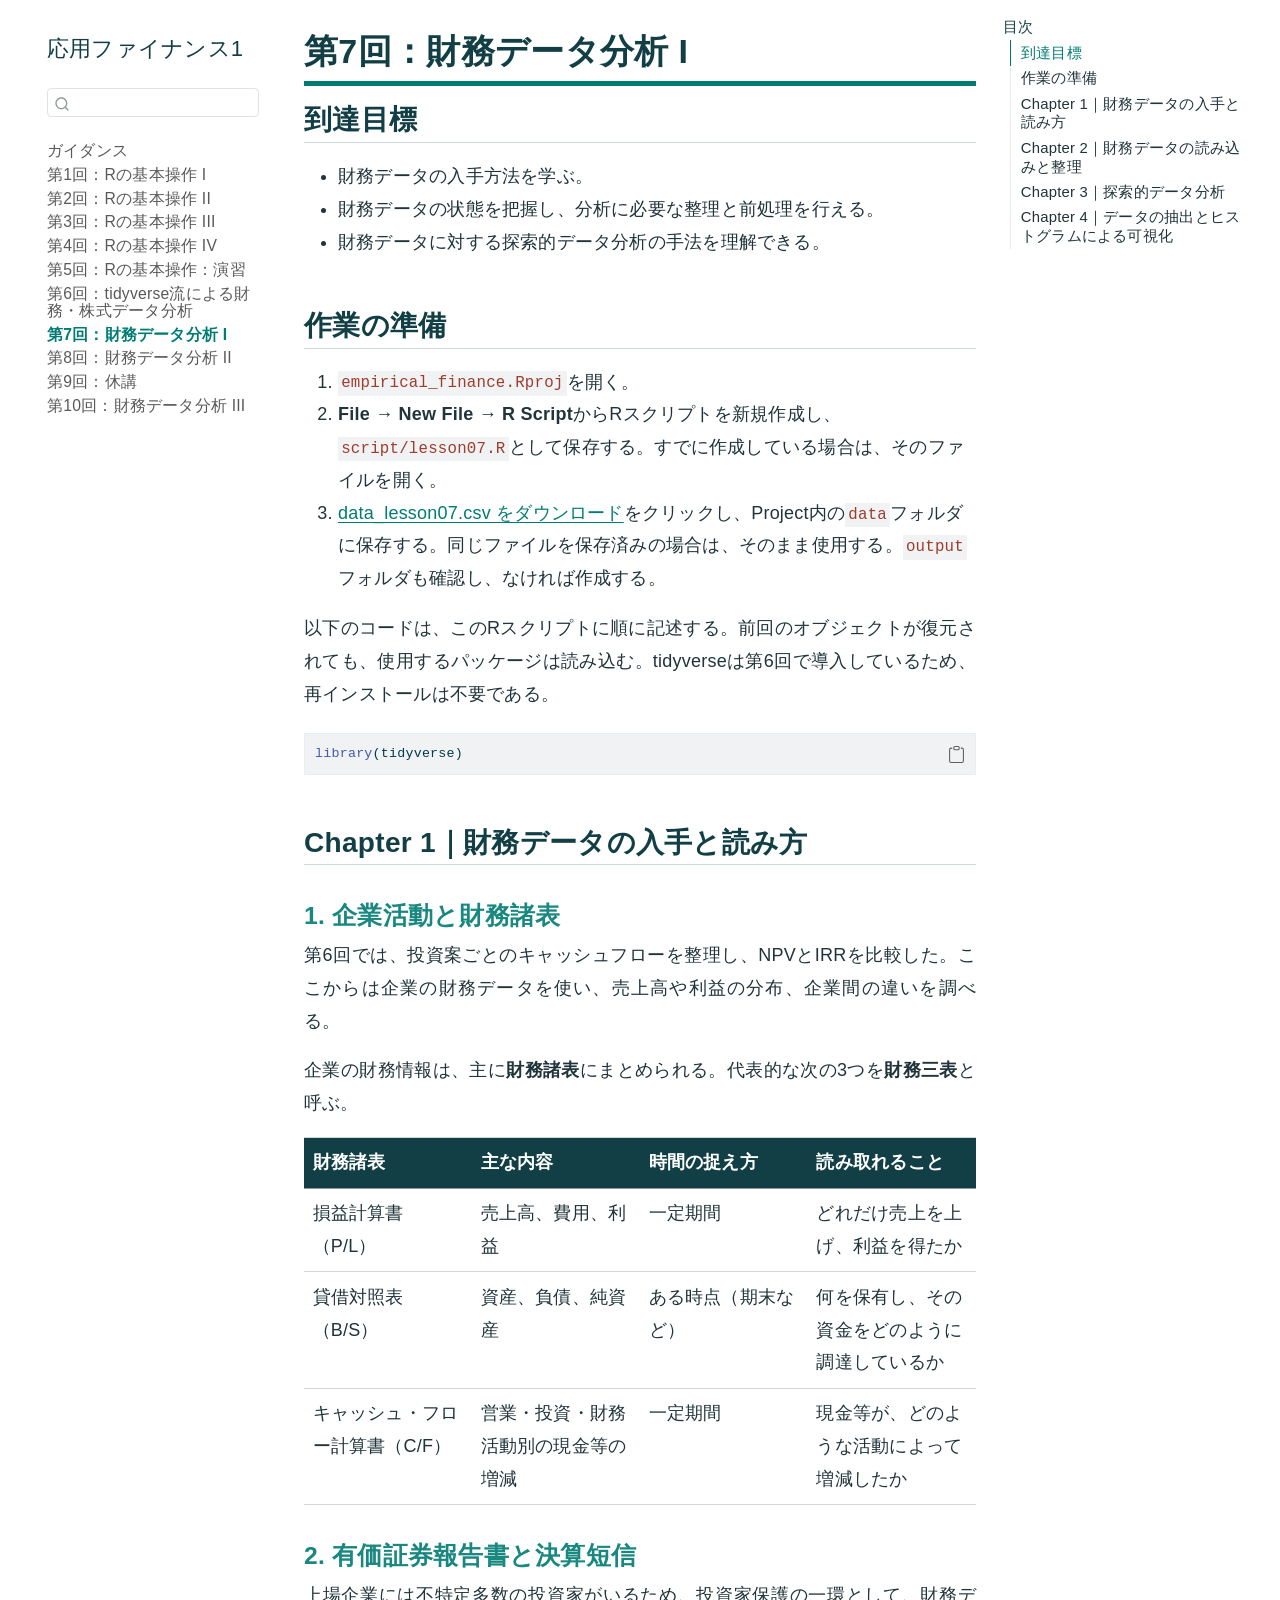
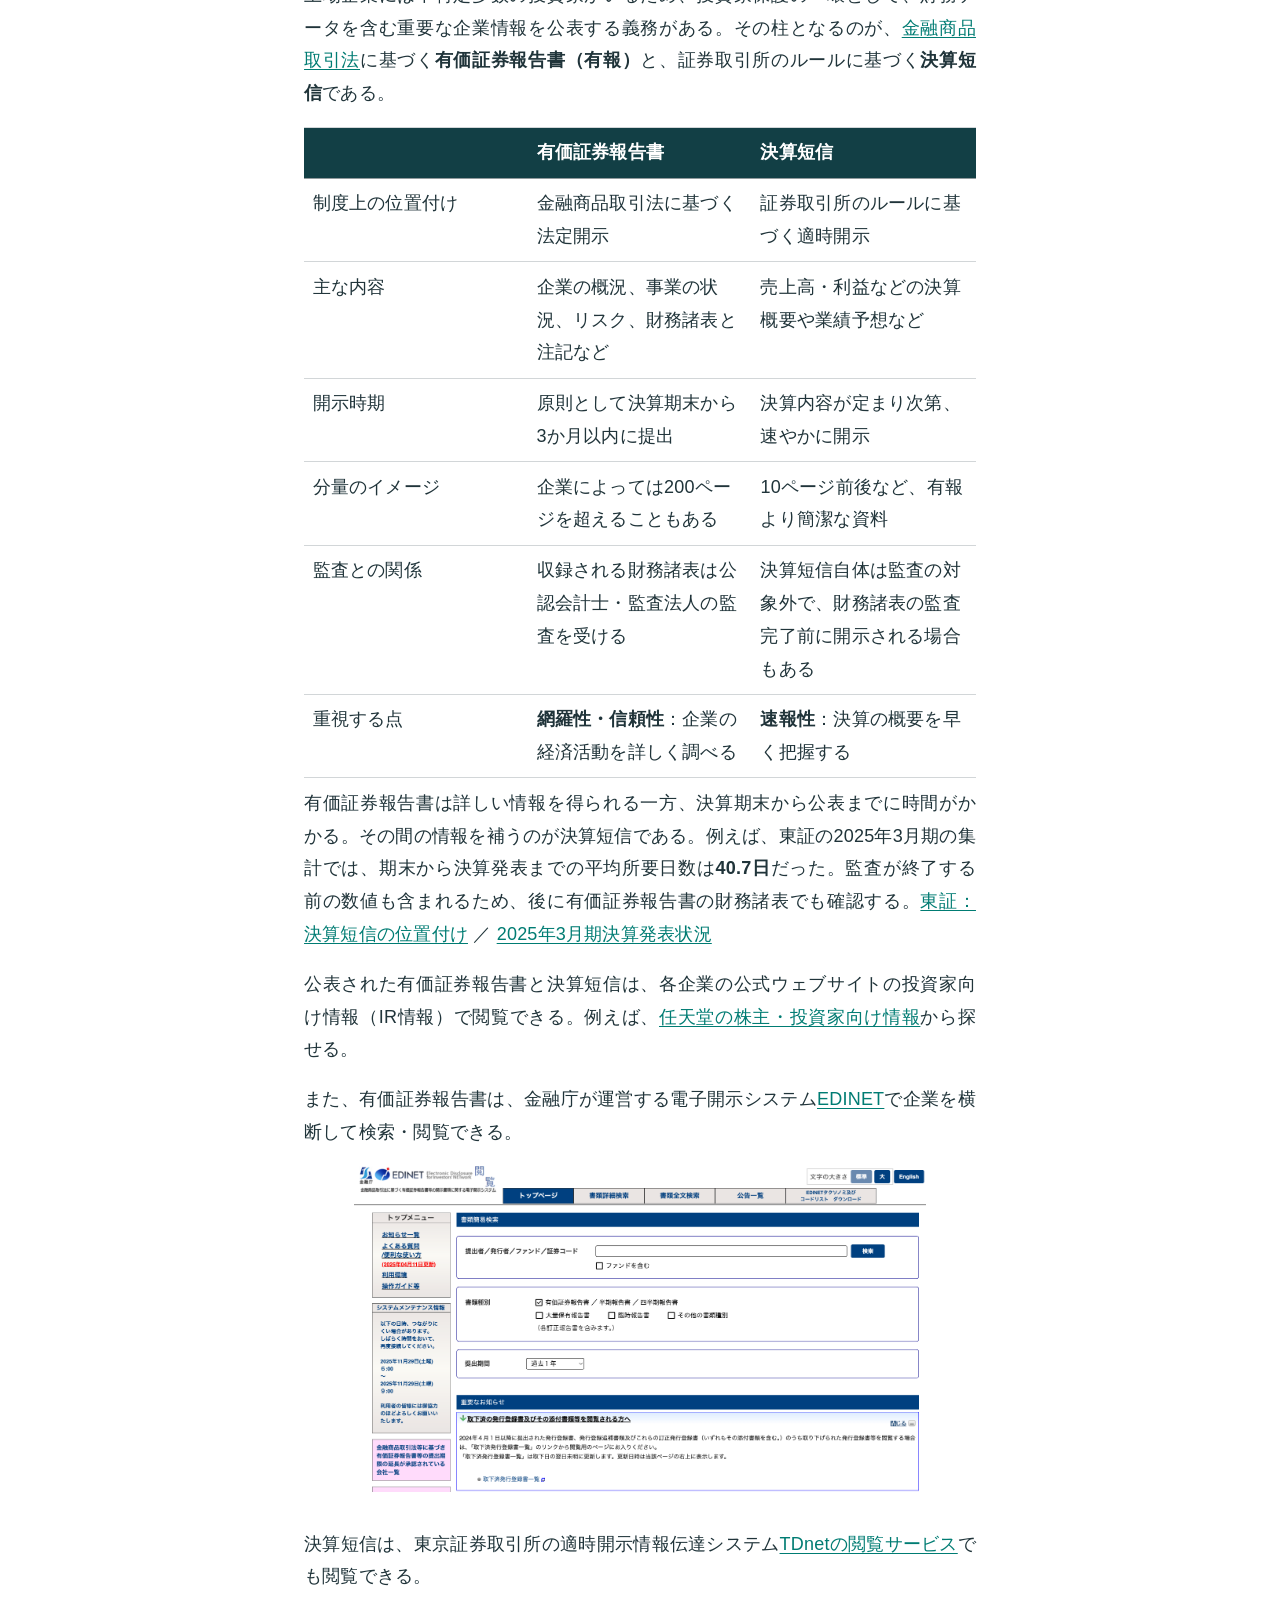
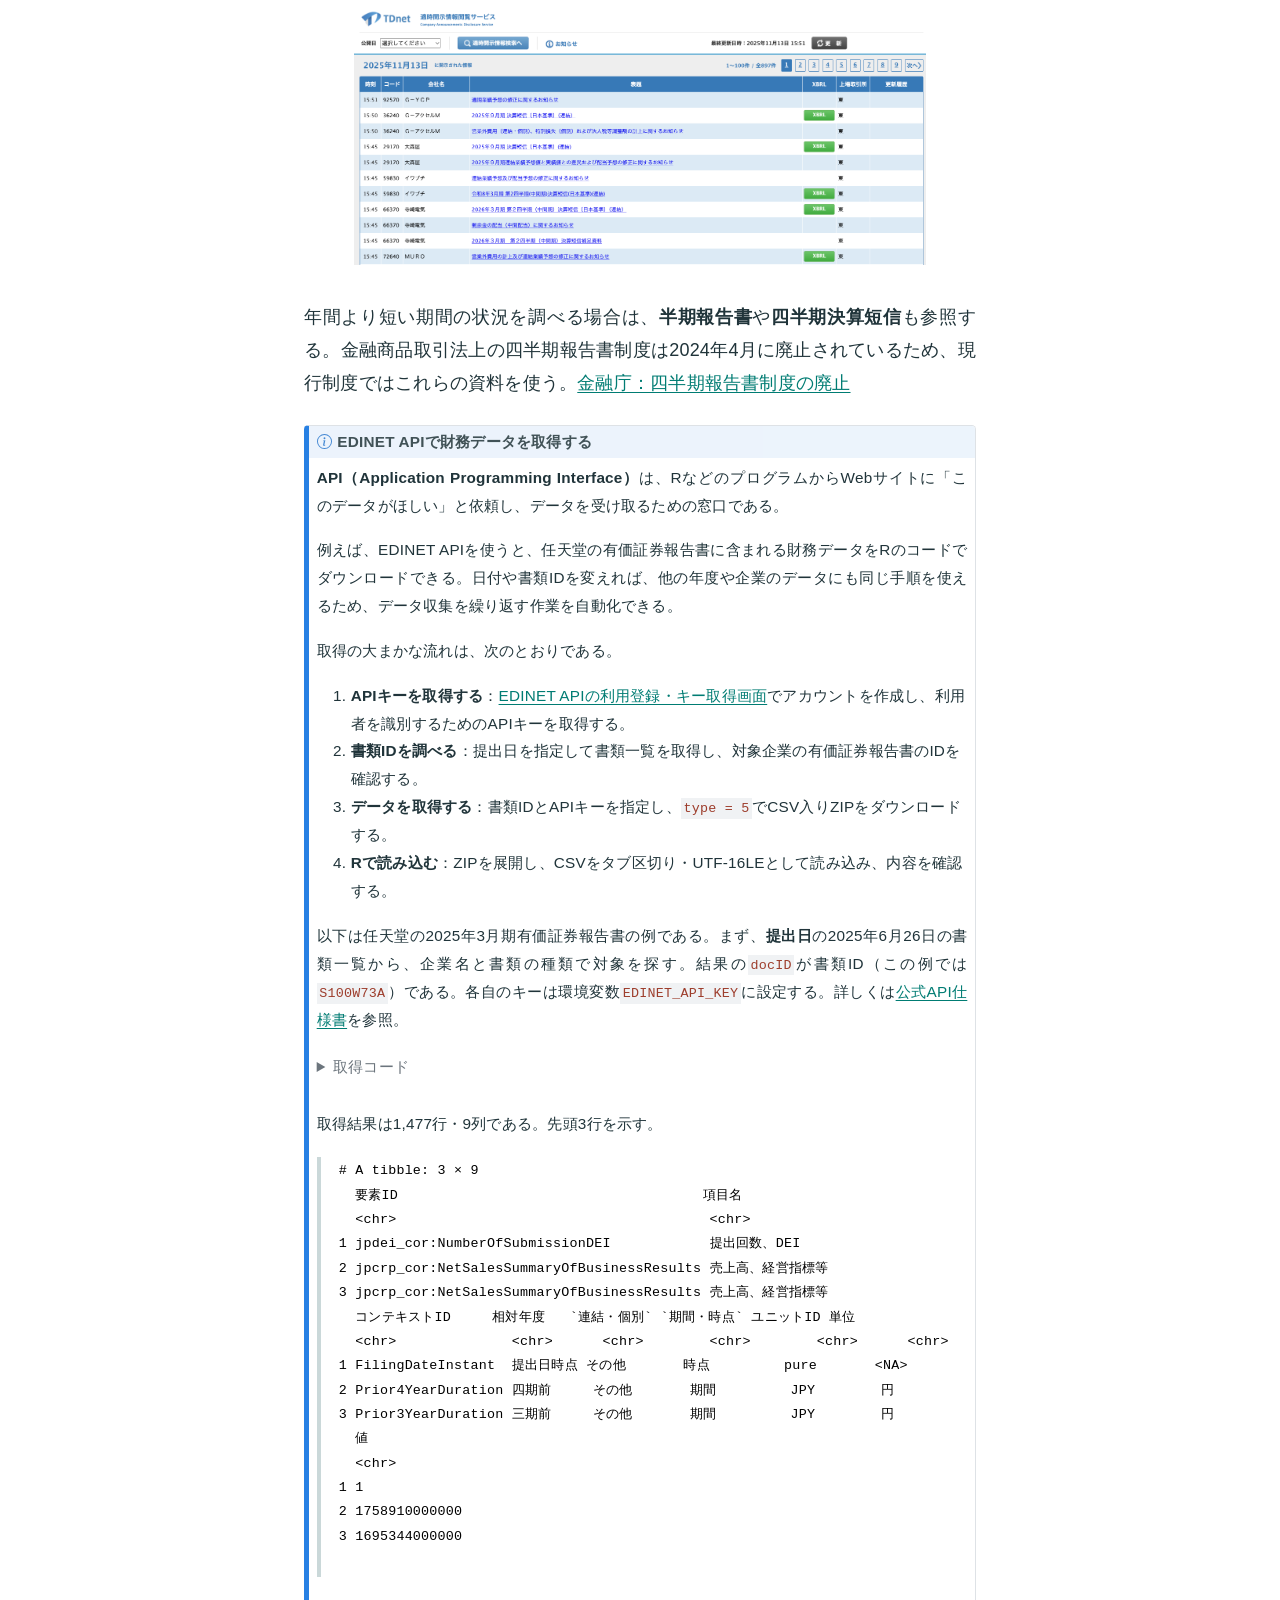
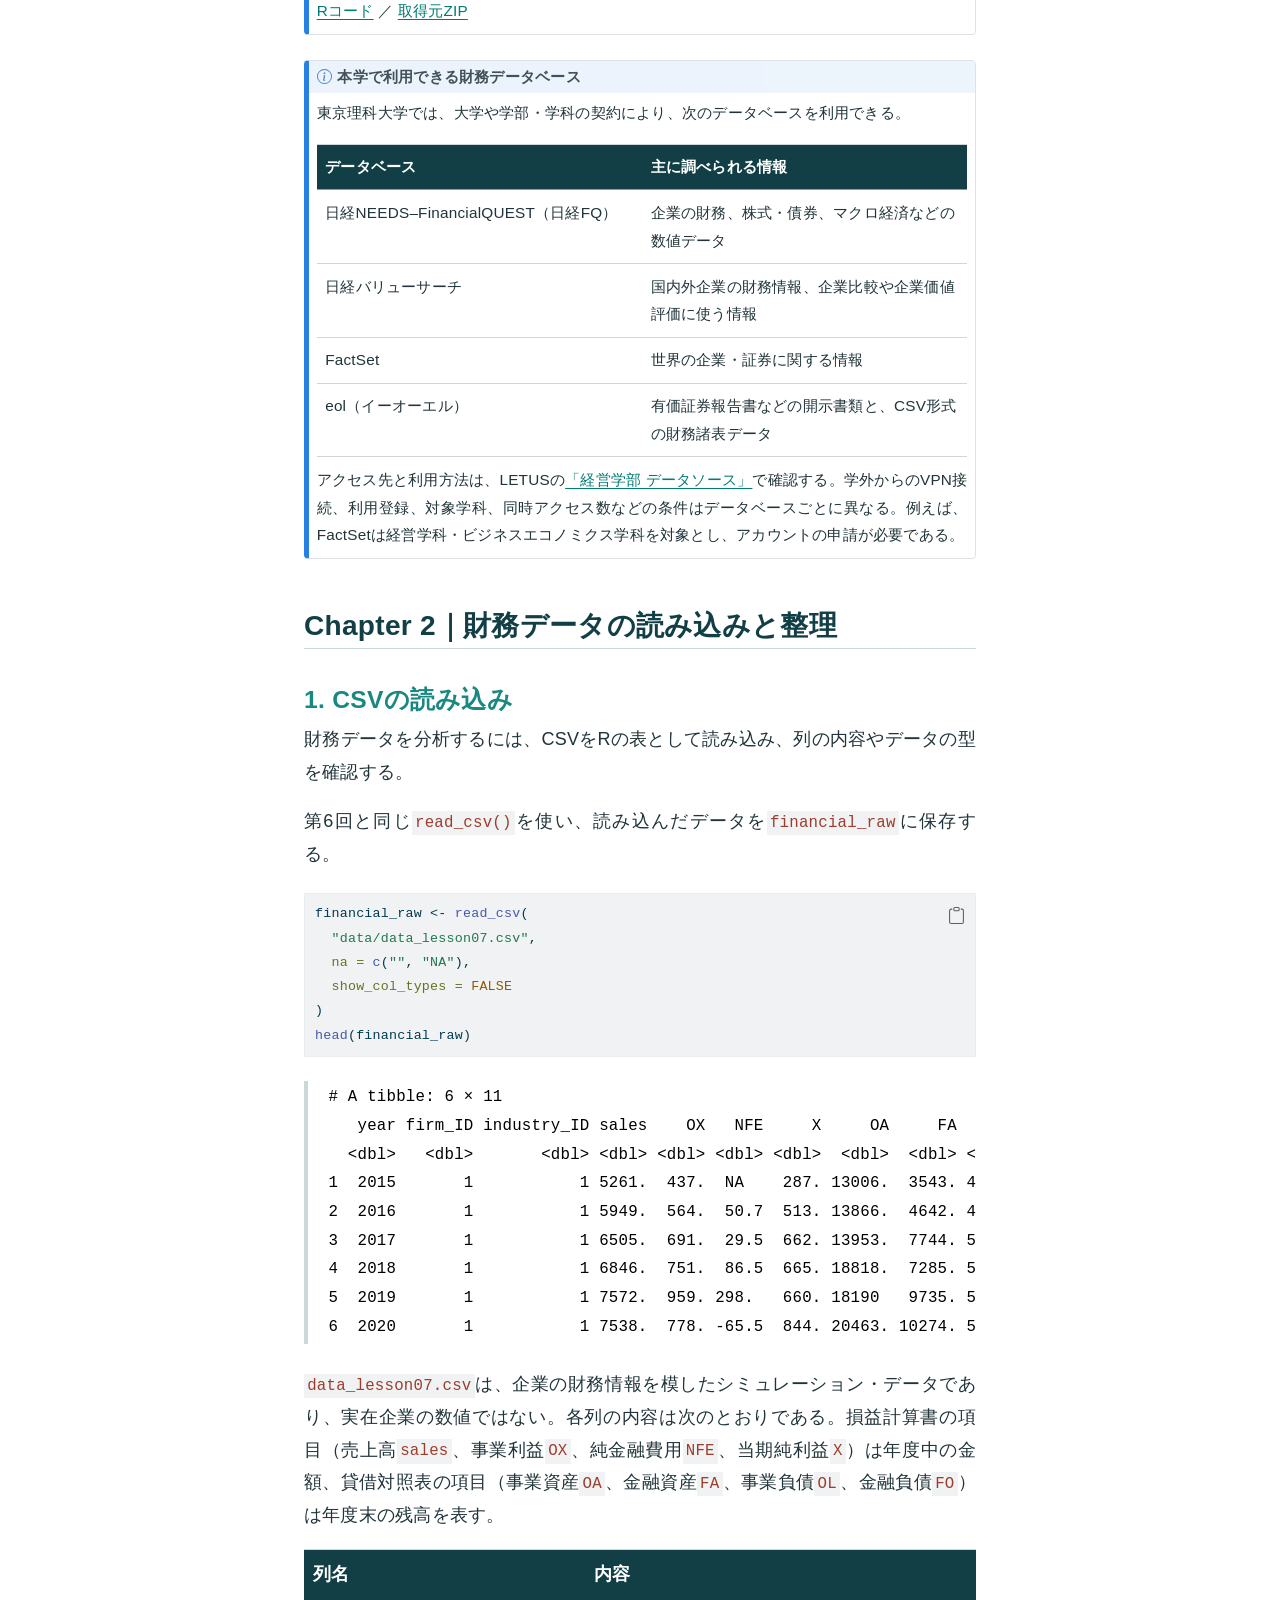
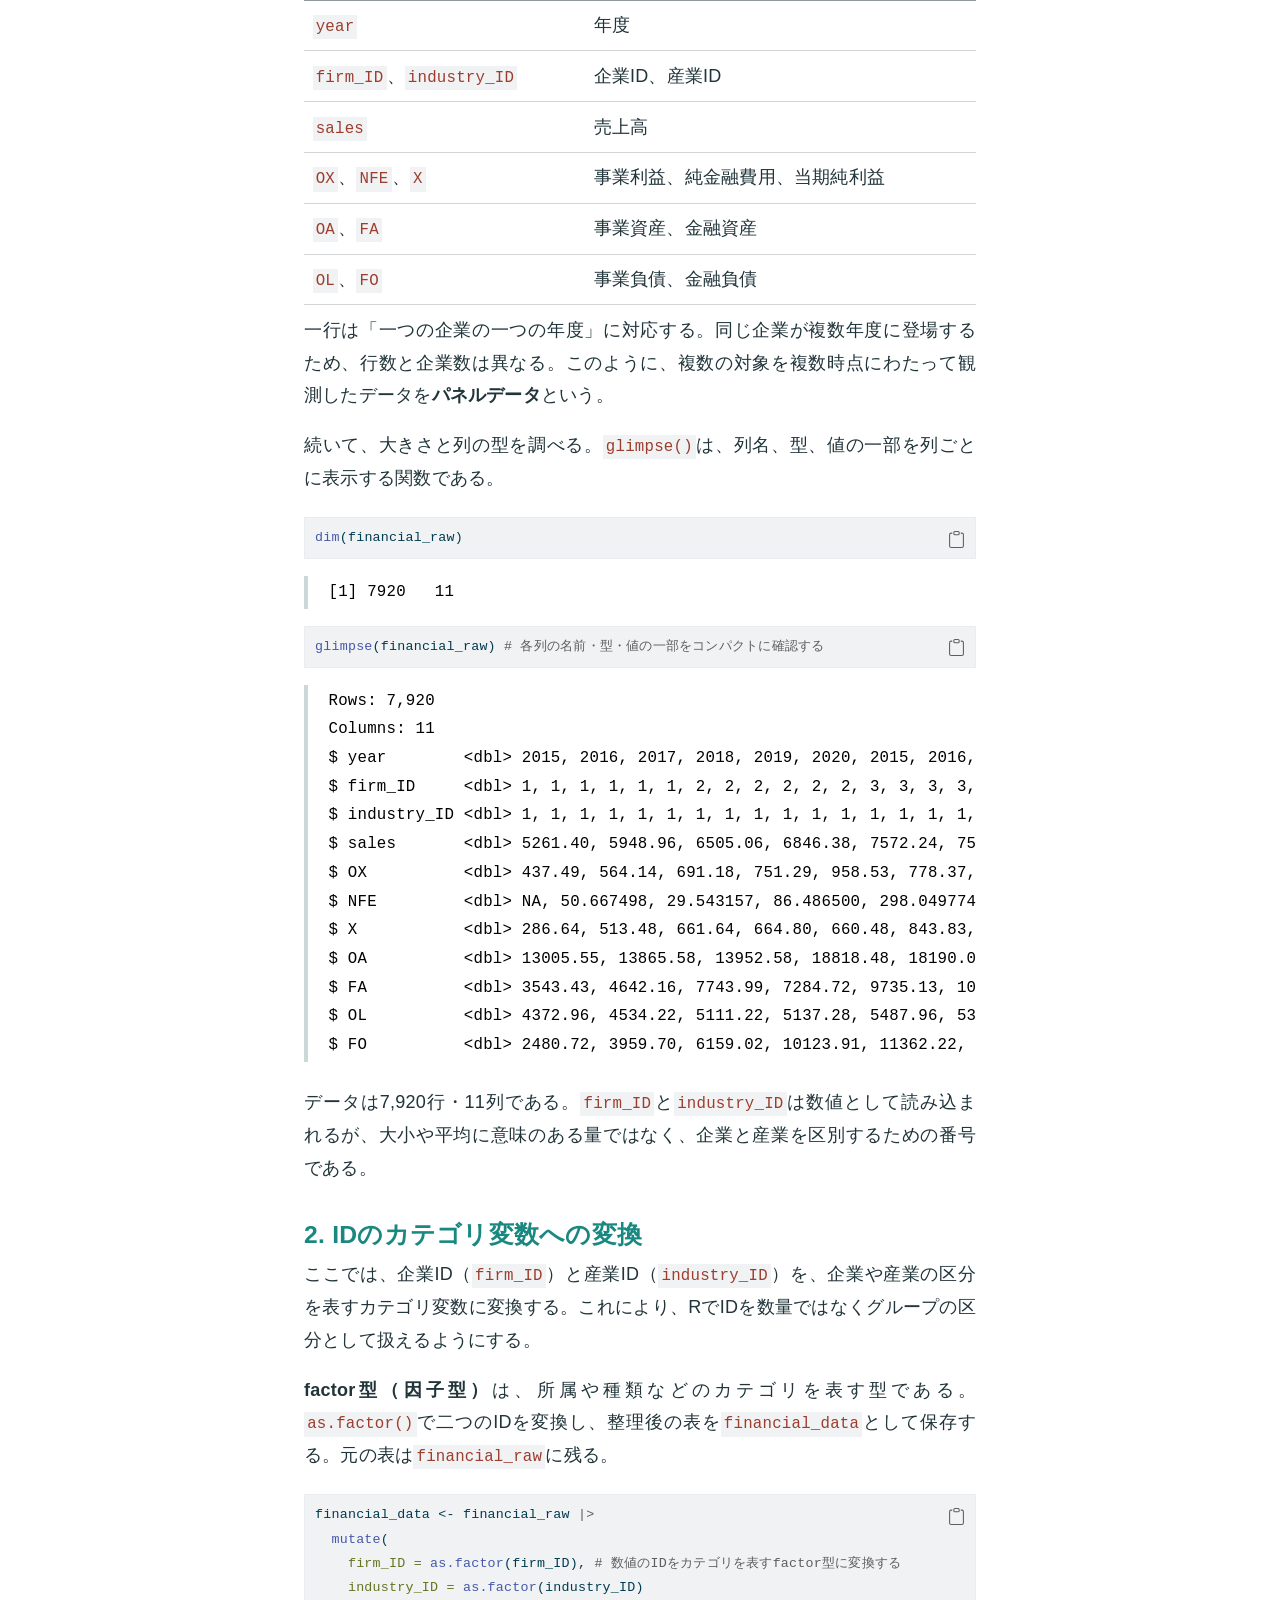
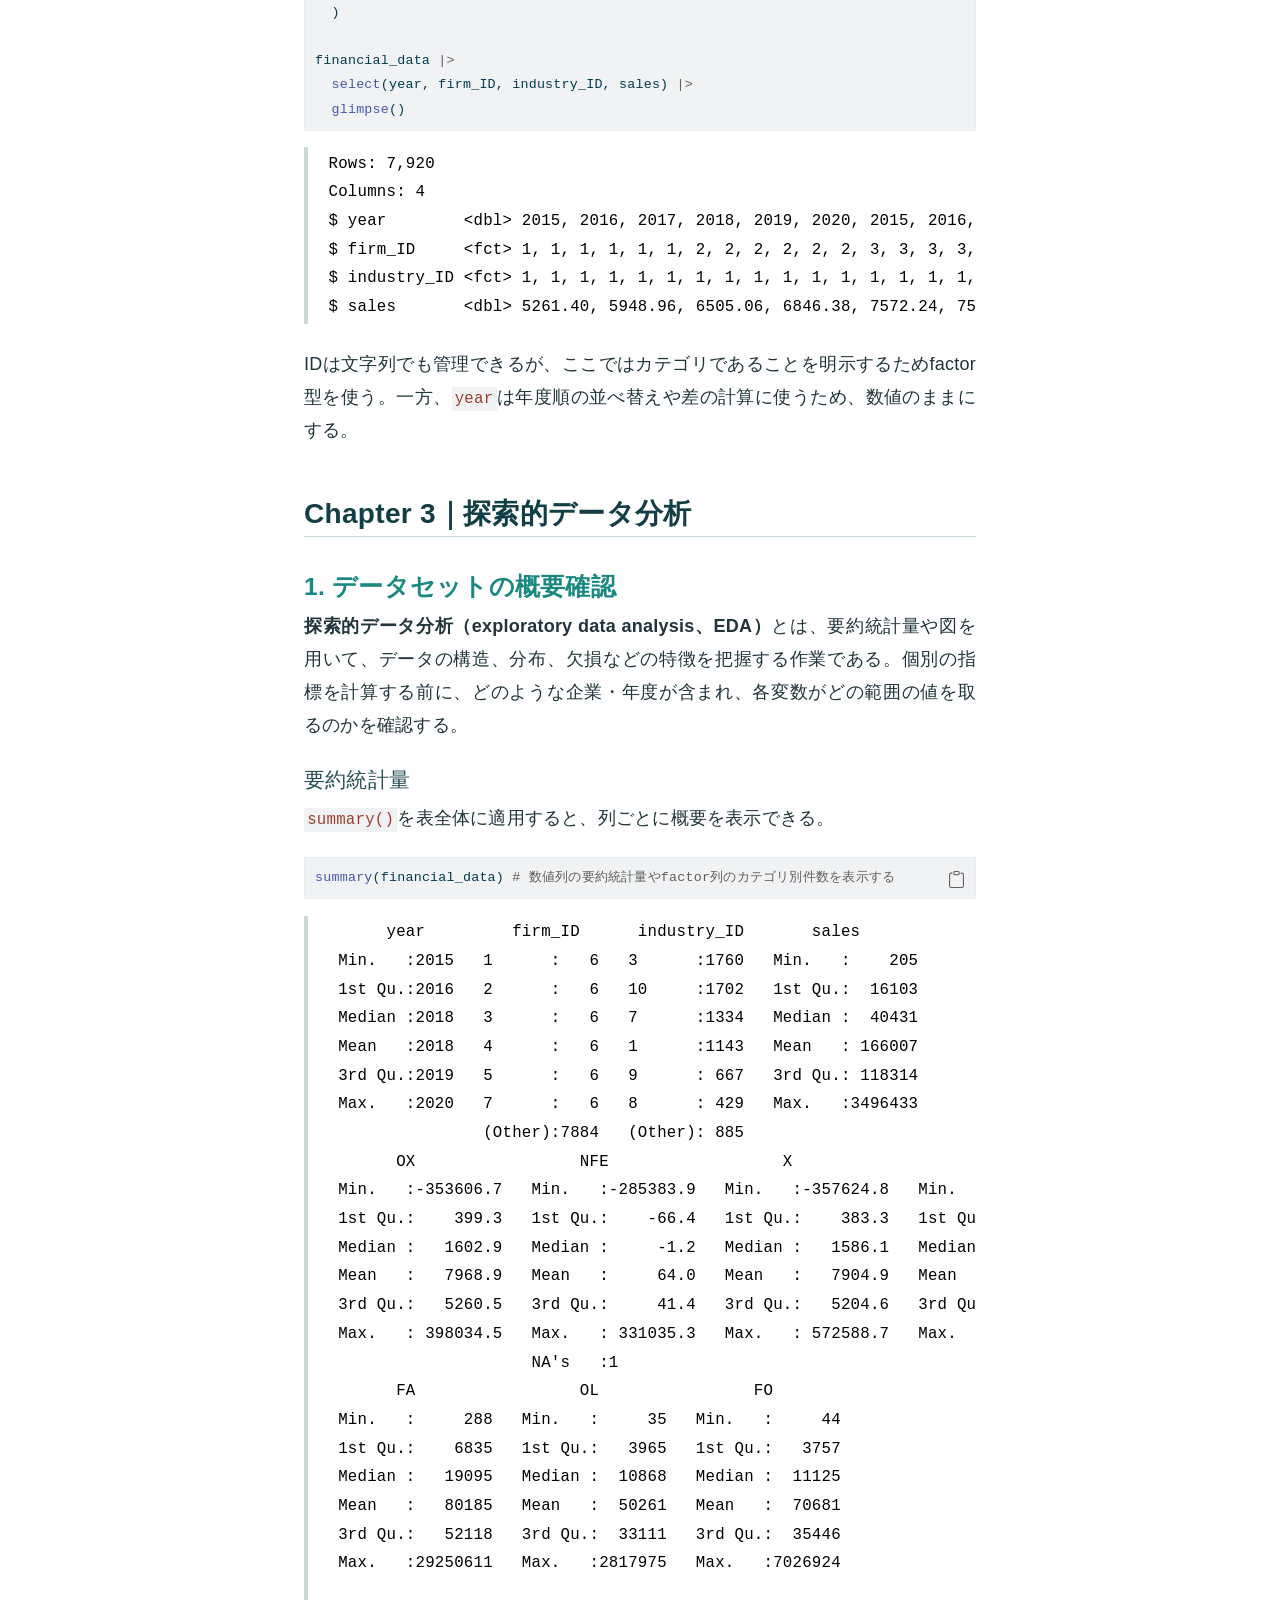
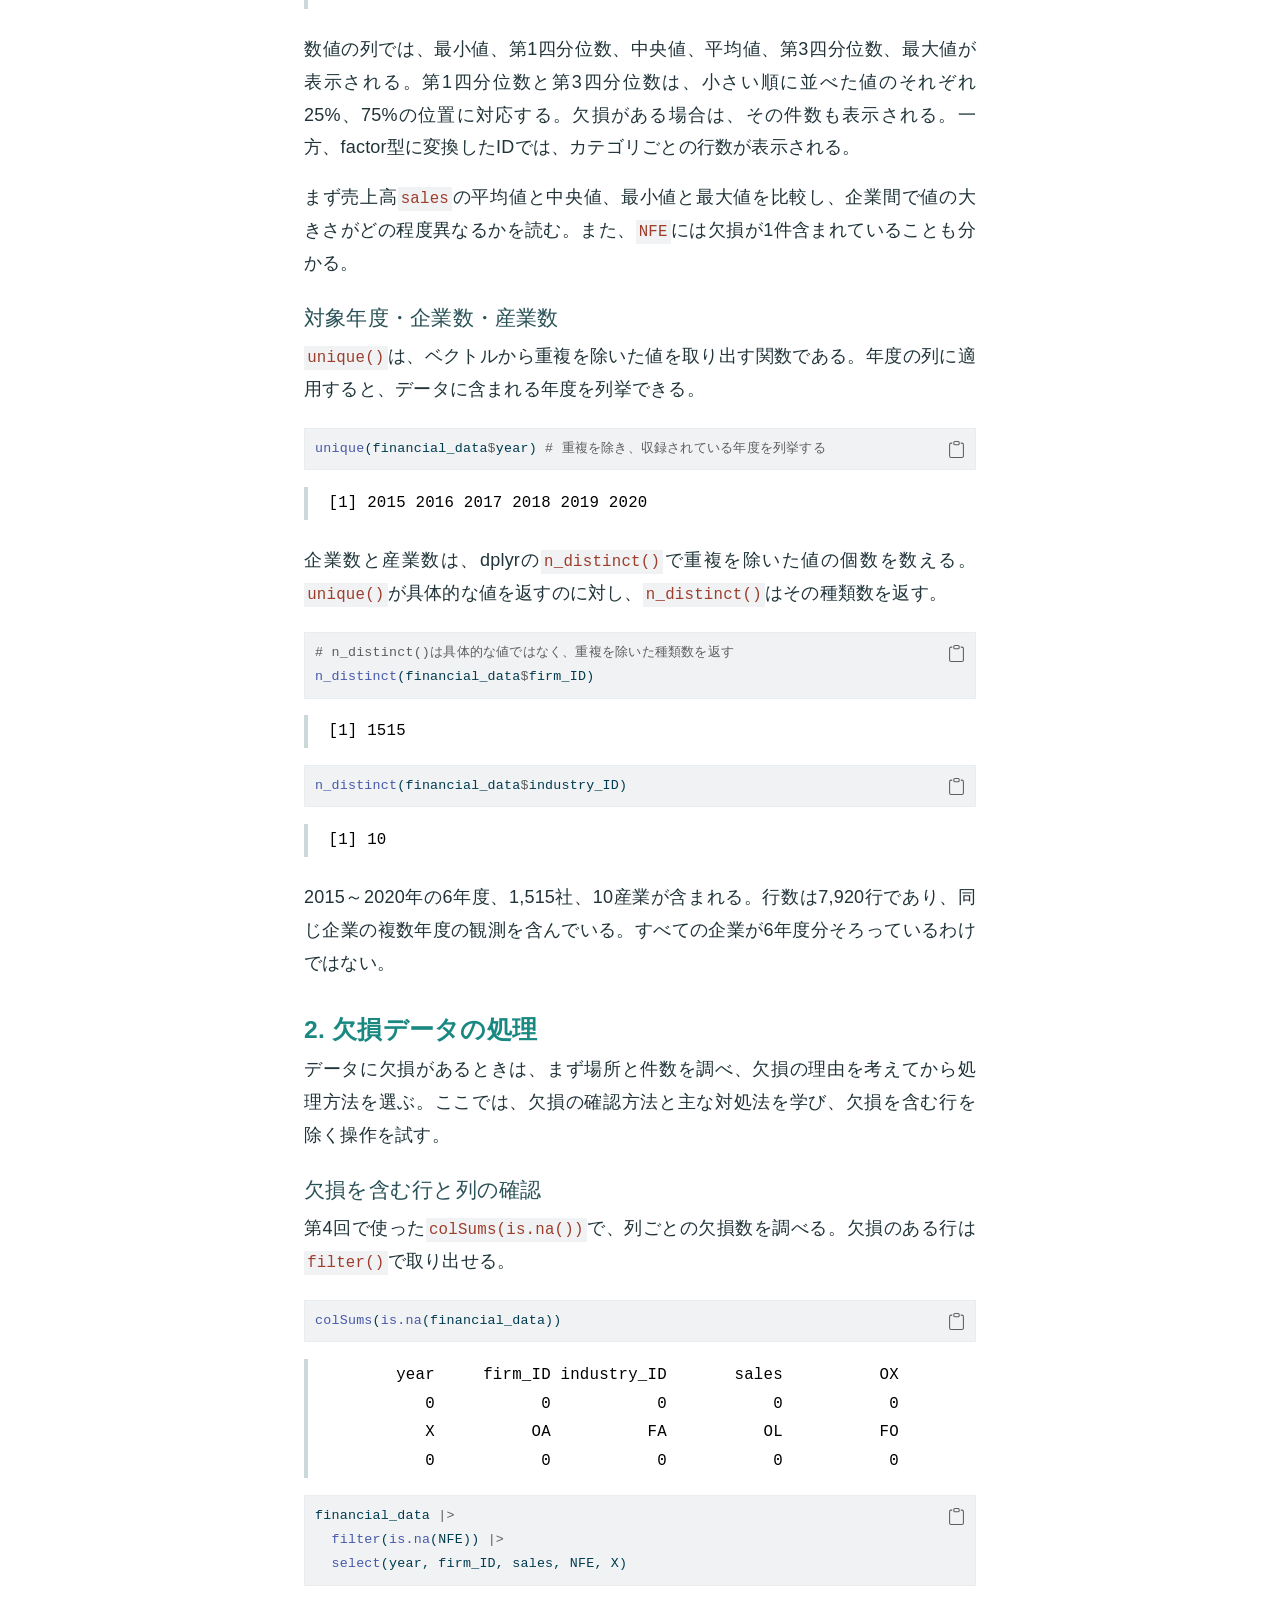
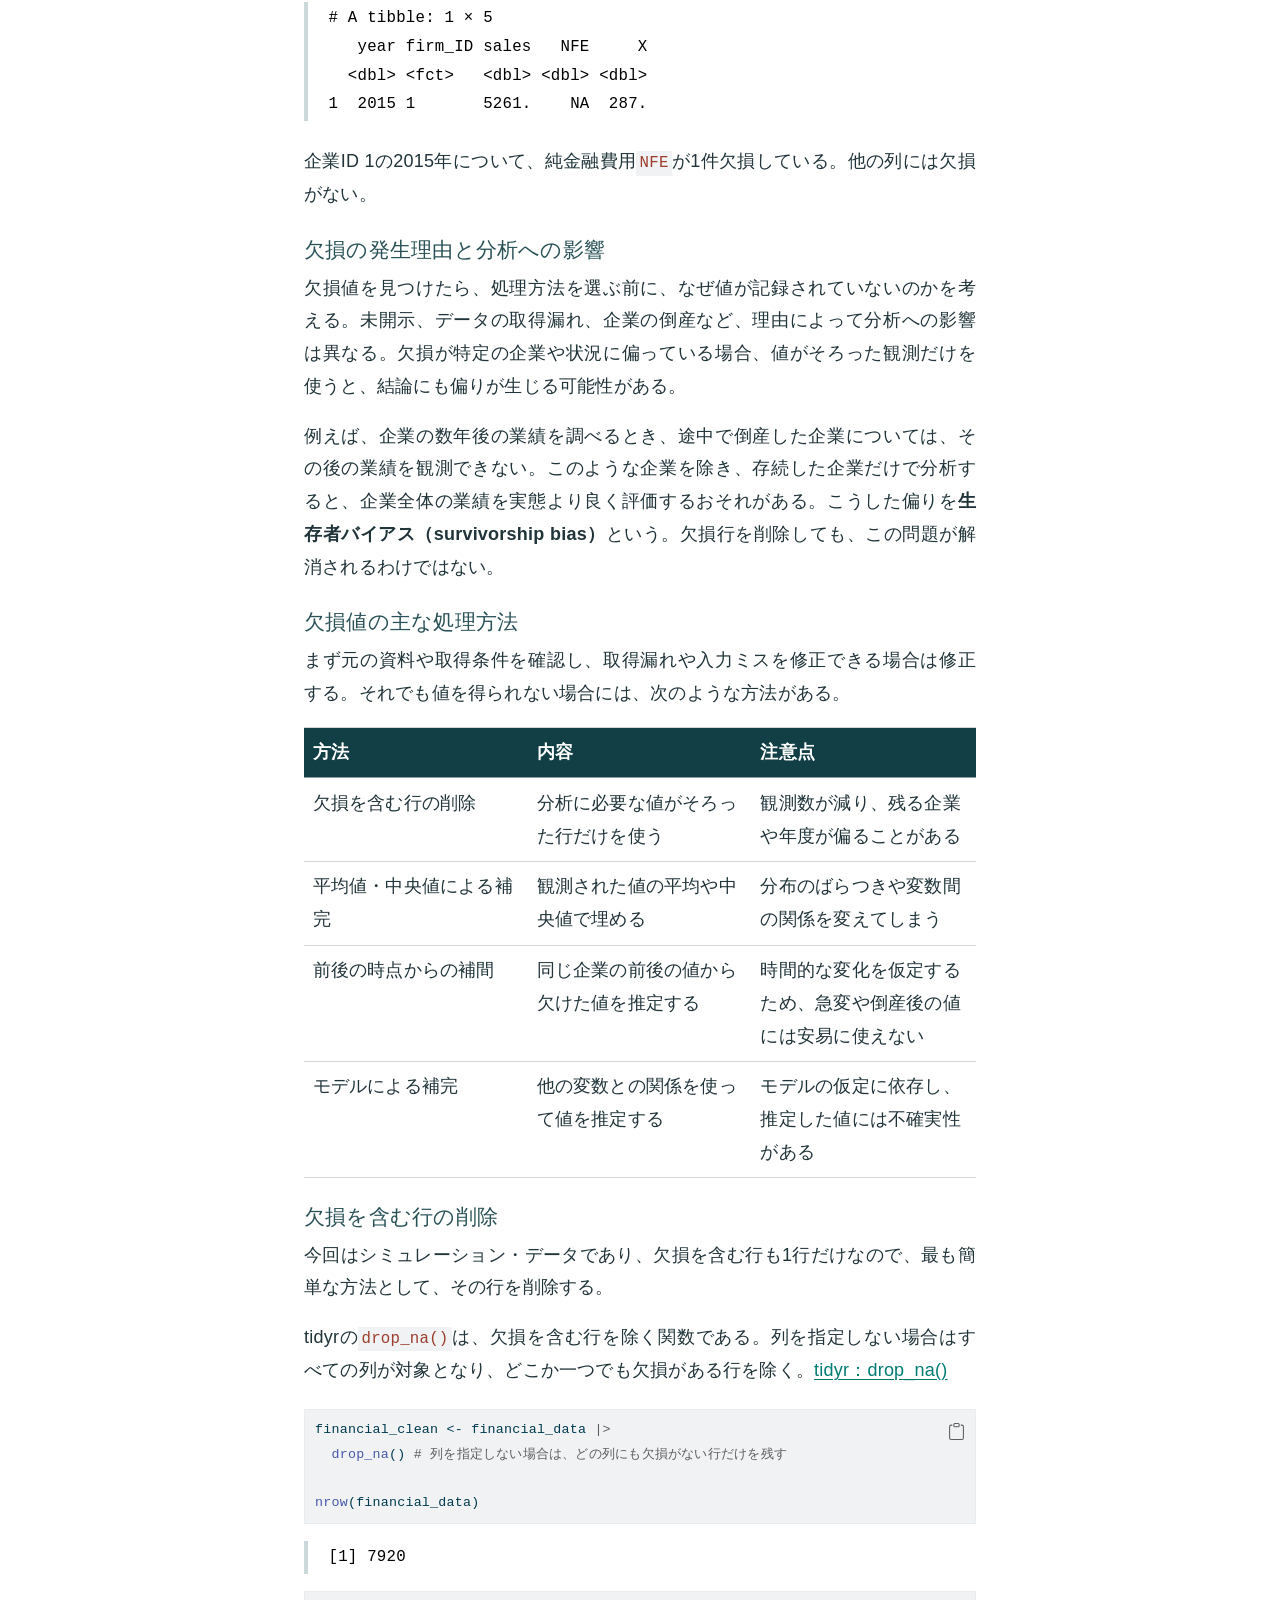
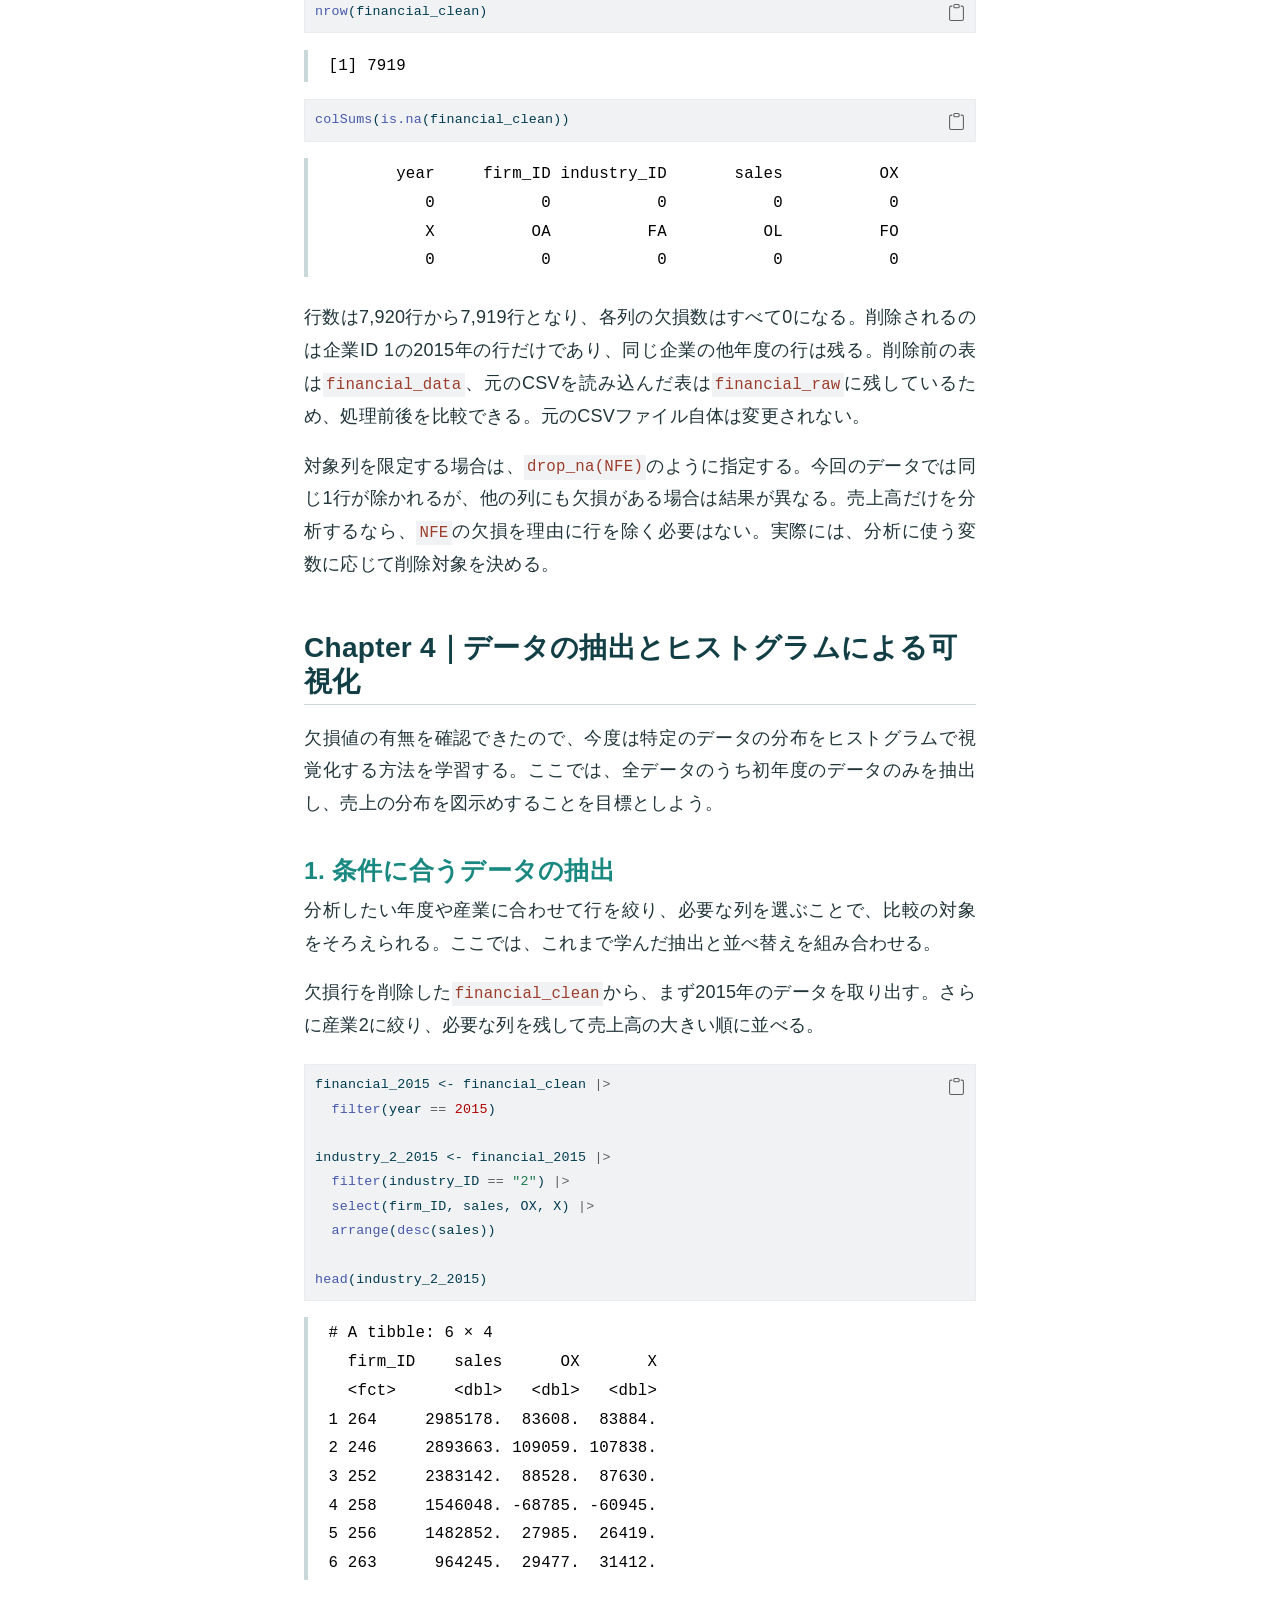
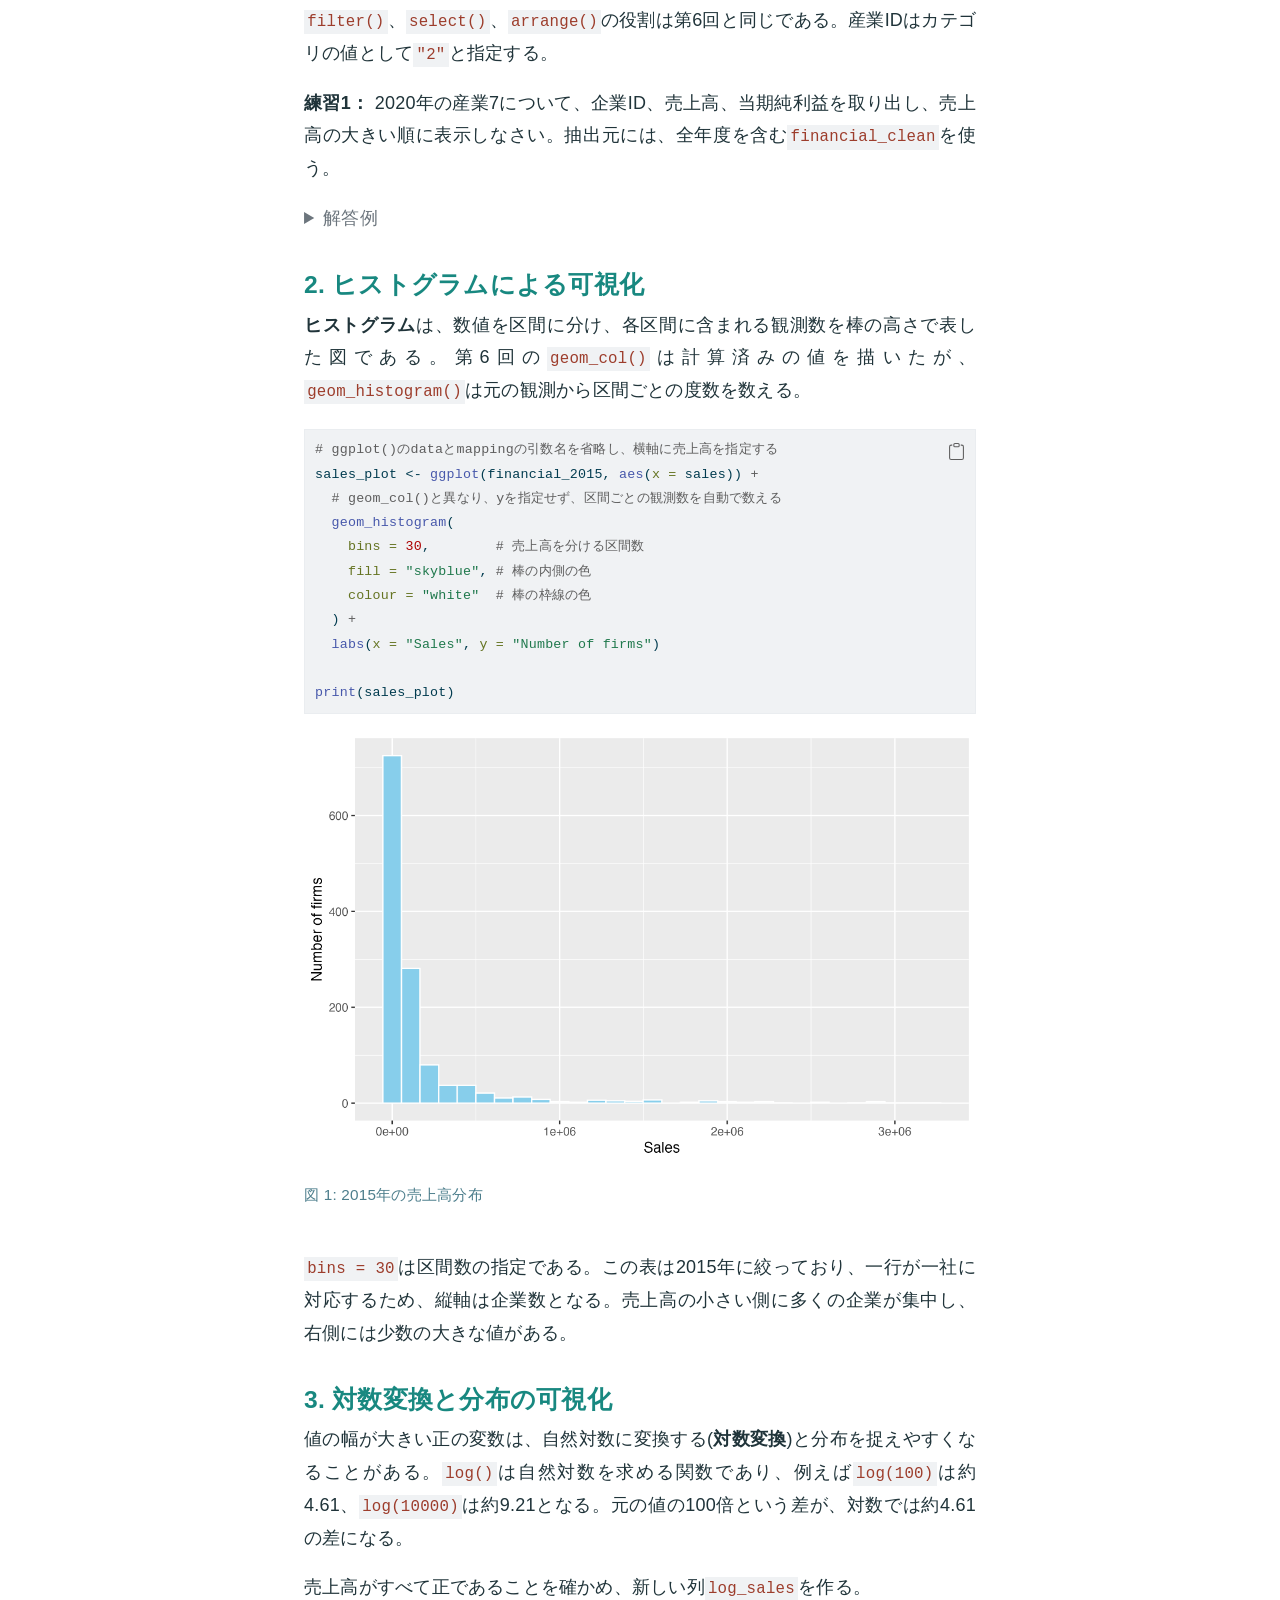
<file: lessons/07/index.html>
<!DOCTYPE html>
<html xmlns="http://www.w3.org/1999/xhtml" lang="ja" xml:lang="ja"><head>

<meta charset="utf-8">
<meta name="generator" content="quarto-1.10.18">

<meta name="viewport" content="width=device-width, initial-scale=1.0, user-scalable=yes">


<title>第7回：財務データ分析 I – 応用ファイナンス1</title>
<style>
/* Default styles provided by pandoc.
** See https://pandoc.org/MANUAL.html#variables-for-html for config info.
*/
span.smallcaps{font-variant: small-caps;}
div.columns{display: flex; gap: 1.5em;}
div.column{flex: auto;}
@media screen {
div.columns{gap: min(4vw, 1.5em);}
div.column{overflow-x: auto;}
}
div.hanging-indent{margin-left: 1.5em; text-indent: -1.5em;}
ul.task-list{list-style: none;}
ul.task-list li input[type="checkbox"] {
  width: 0.8em;
  margin: 0 0.8em 0.2em -1em; /* quarto-specific, see https://github.com/quarto-dev/quarto-cli/issues/4556 */ 
  vertical-align: middle;
}
/* CSS for syntax highlighting */
html { -webkit-text-size-adjust: 100%; }
pre > code.sourceCode { white-space: pre; position: relative; }
pre > code.sourceCode > span { display: inline-block; line-height: 1.25; }
pre > code.sourceCode > span:empty { height: 1.2em; }
.sourceCode { overflow: visible; }
code.sourceCode > span { color: inherit; text-decoration: inherit; }
div.sourceCode { margin: 1em 0; }
pre.sourceCode { margin: 0; }
@media screen {
div.sourceCode { overflow: auto; }
}
@media print {
pre > code.sourceCode { white-space: pre-wrap; }
pre > code.sourceCode > span { text-indent: -5em; padding-left: 5em; }
}
pre.numberSource code
  { counter-reset: source-line 0; }
pre.numberSource code > span
  { position: relative; left: -4em; counter-increment: source-line; }
pre.numberSource code > span > a:first-child::before
  { content: counter(source-line);
    position: relative; left: -1em; text-align: right; vertical-align: baseline;
    border: none; display: inline-block;
    -webkit-touch-callout: none; -webkit-user-select: none;
    -khtml-user-select: none; -moz-user-select: none;
    -ms-user-select: none; user-select: none;
    padding: 0 4px; width: 4em;
  }
pre.numberSource { margin-left: 3em;  padding-left: 4px; }
div.sourceCode
  {   }
@media screen {
pre > code.sourceCode > span > a:first-child::before { text-decoration: underline; }
}
</style>


<script src="../../site_libs/quarto-nav/quarto-nav.js"></script>
<script src="../../site_libs/quarto-nav/headroom.min.js"></script>
<script src="../../site_libs/clipboard/clipboard.min.js"></script>
<script src="../../site_libs/quarto-search/autocomplete.umd.js"></script>
<script src="../../site_libs/quarto-search/fuse.min.js"></script>
<script src="../../site_libs/quarto-search/quarto-search.js"></script>
<meta name="quarto:offset" content="../../">
<link href="../../lessons/08/index.html" rel="next">
<link href="../../lessons/06/index.html" rel="prev">
<script src="../../site_libs/quarto-html/quarto.js" type="module"></script>
<script src="../../site_libs/quarto-html/tabsets/tabsets.js" type="module"></script>
<script src="../../site_libs/quarto-html/popper.min.js"></script>
<script src="../../site_libs/quarto-html/tippy.umd.min.js"></script>
<script src="../../site_libs/quarto-html/anchor.min.js"></script>
<link href="../../site_libs/quarto-html/tippy.css" rel="stylesheet">
<link href="../../site_libs/quarto-html/quarto-syntax-highlighting-37294f0e61b532b0f7ebd5ccc0471b30.css" rel="stylesheet" id="quarto-text-highlighting-styles">
<script src="../../site_libs/bootstrap/bootstrap.min.js"></script>
<link href="../../site_libs/bootstrap/bootstrap-icons.css" rel="stylesheet">
<link href="../../site_libs/bootstrap/bootstrap-2ca91016776c58decb83f80a962514dd.min.css" rel="stylesheet" append-hash="true" id="quarto-bootstrap" data-mode="light">
<script id="quarto-search-options" type="application/json">{
  "location": "sidebar",
  "copy-button": false,
  "collapse-after": 3,
  "panel-placement": "start",
  "type": "textbox",
  "limit": 50,
  "keyboard-shortcut": [
    "f",
    "/",
    "s"
  ],
  "language": {
    "search-no-results-text": "一致なし",
    "search-matching-documents-text": "一致した文書",
    "search-copy-link-title": "検索へのリンクをコピー",
    "search-hide-matches-text": "追加の検索結果を非表示",
    "search-more-match-text": "追加の検索結果",
    "search-more-matches-text": "追加の検索結果",
    "search-clear-button-title": "消去",
    "search-text-placeholder": "",
    "search-detached-cancel-button-title": "取消",
    "search-submit-button-title": "検索",
    "search-label": "サーチ"
  }
}</script>
<style>html{ scroll-behavior: smooth; }</style>


</head>

<body class="nav-sidebar floating quarto-light">

<div id="quarto-search-results"></div>
  <header id="quarto-header" class="headroom fixed-top">
  <nav class="quarto-secondary-nav">
    <div class="container-fluid d-flex">
      <button type="button" class="quarto-btn-toggle btn" data-bs-toggle="collapse" role="button" data-bs-target=".quarto-sidebar-collapse-item" aria-controls="quarto-sidebar" aria-expanded="false" aria-label="サイドバーを切り替える" onclick="if (window.quartoToggleHeadroom) { window.quartoToggleHeadroom(); }">
        <i class="bi bi-layout-text-sidebar-reverse"></i>
      </button>
        <nav class="quarto-page-breadcrumbs" aria-label="breadcrumb"><ol class="breadcrumb"><li class="breadcrumb-item"><a href="../../lessons/07/index.html">第7回：財務データ分析 I</a></li></ol></nav>
        <a class="flex-grow-1" role="navigation" data-bs-toggle="collapse" data-bs-target=".quarto-sidebar-collapse-item" aria-controls="quarto-sidebar" aria-expanded="false" aria-label="サイドバーを切り替える" onclick="if (window.quartoToggleHeadroom) { window.quartoToggleHeadroom(); }">      
        </a>
      <button type="button" class="btn quarto-search-button" aria-label="サーチ" onclick="window.quartoOpenSearch();">
        <i class="bi bi-search"></i>
      </button>
    </div>
  </nav>
</header>
<!-- content -->
<div id="quarto-content" class="quarto-container page-columns page-rows-contents page-layout-article">
<!-- sidebar -->
  <nav id="quarto-sidebar" class="sidebar collapse collapse-horizontal quarto-sidebar-collapse-item sidebar-navigation floating overflow-auto">
    <div class="pt-lg-2 mt-2 text-left sidebar-header">
    <div class="sidebar-title mb-0 py-0">
      <a href="../../">応用ファイナンス1</a> 
    </div>
      </div>
        <div class="mt-2 flex-shrink-0 align-items-center">
        <div class="sidebar-search">
        <div id="quarto-search" class="" title="サーチ"></div>
        </div>
        </div>
    <div class="sidebar-menu-container"> 
    <ul class="list-unstyled mt-1">
        <li class="sidebar-item">
  <div class="sidebar-item-container"> 
  <a href="../../index.html" class="sidebar-item-text sidebar-link">
 <span class="menu-text">ガイダンス</span></a>
  </div>
</li>
        <li class="sidebar-item">
  <div class="sidebar-item-container"> 
  <a href="../../lessons/01/index.html" class="sidebar-item-text sidebar-link">
 <span class="menu-text">第1回：Rの基本操作 I</span></a>
  </div>
</li>
        <li class="sidebar-item">
  <div class="sidebar-item-container"> 
  <a href="../../lessons/02/index.html" class="sidebar-item-text sidebar-link">
 <span class="menu-text">第2回：Rの基本操作 II</span></a>
  </div>
</li>
        <li class="sidebar-item">
  <div class="sidebar-item-container"> 
  <a href="../../lessons/03/index.html" class="sidebar-item-text sidebar-link">
 <span class="menu-text">第3回：Rの基本操作 III</span></a>
  </div>
</li>
        <li class="sidebar-item">
  <div class="sidebar-item-container"> 
  <a href="../../lessons/04/index.html" class="sidebar-item-text sidebar-link">
 <span class="menu-text">第4回：Rの基本操作 IV</span></a>
  </div>
</li>
        <li class="sidebar-item">
  <div class="sidebar-item-container"> 
  <a href="../../lessons/05/index.html" class="sidebar-item-text sidebar-link">
 <span class="menu-text">第5回：Rの基本操作：演習</span></a>
  </div>
</li>
        <li class="sidebar-item">
  <div class="sidebar-item-container"> 
  <a href="../../lessons/06/index.html" class="sidebar-item-text sidebar-link">
 <span class="menu-text">第6回：tidyverse流による財務・株式データ分析</span></a>
  </div>
</li>
        <li class="sidebar-item">
  <div class="sidebar-item-container"> 
  <a href="../../lessons/07/index.html" class="sidebar-item-text sidebar-link active">
 <span class="menu-text">第7回：財務データ分析 I</span></a>
  </div>
</li>
        <li class="sidebar-item">
  <div class="sidebar-item-container"> 
  <a href="../../lessons/08/index.html" class="sidebar-item-text sidebar-link">
 <span class="menu-text">第8回：財務データ分析 II</span></a>
  </div>
</li>
        <li class="sidebar-item">
  <div class="sidebar-item-container"> 
  <a href="../../lessons/09/index.html" class="sidebar-item-text sidebar-link">
 <span class="menu-text">第9回：休講</span></a>
  </div>
</li>
        <li class="sidebar-item">
  <div class="sidebar-item-container"> 
  <a href="../../lessons/10/index.html" class="sidebar-item-text sidebar-link">
 <span class="menu-text">第10回：財務データ分析 III</span></a>
  </div>
</li>
    </ul>
    </div>
</nav>
<div id="quarto-sidebar-glass" class="quarto-sidebar-collapse-item" data-bs-toggle="collapse" data-bs-target=".quarto-sidebar-collapse-item"></div>
<!-- margin-sidebar -->
    <div id="quarto-margin-sidebar" class="sidebar margin-sidebar">
        <nav id="TOC" role="doc-toc" class="toc-active">
    <h2 id="toc-title">目次</h2>
   
  <ul>
  <li><a href="#到達目標" id="toc-到達目標" class="nav-link active" data-scroll-target="#到達目標">到達目標</a></li>
  <li><a href="#作業の準備" id="toc-作業の準備" class="nav-link" data-scroll-target="#作業の準備">作業の準備</a></li>
  <li><a href="#chapter-1財務データの入手と読み方" id="toc-chapter-1財務データの入手と読み方" class="nav-link" data-scroll-target="#chapter-1財務データの入手と読み方">Chapter 1｜財務データの入手と読み方</a>
  <ul class="collapse">
  <li><a href="#企業活動と財務諸表" id="toc-企業活動と財務諸表" class="nav-link" data-scroll-target="#企業活動と財務諸表">1. 企業活動と財務諸表</a></li>
  <li><a href="#有価証券報告書と決算短信" id="toc-有価証券報告書と決算短信" class="nav-link" data-scroll-target="#有価証券報告書と決算短信">2. 有価証券報告書と決算短信</a></li>
  </ul></li>
  <li><a href="#chapter-2財務データの読み込みと整理" id="toc-chapter-2財務データの読み込みと整理" class="nav-link" data-scroll-target="#chapter-2財務データの読み込みと整理">Chapter 2｜財務データの読み込みと整理</a>
  <ul class="collapse">
  <li><a href="#csvの読み込み" id="toc-csvの読み込み" class="nav-link" data-scroll-target="#csvの読み込み">1. CSVの読み込み</a></li>
  <li><a href="#idのカテゴリ変数への変換" id="toc-idのカテゴリ変数への変換" class="nav-link" data-scroll-target="#idのカテゴリ変数への変換">2. IDのカテゴリ変数への変換</a></li>
  </ul></li>
  <li><a href="#chapter-3探索的データ分析" id="toc-chapter-3探索的データ分析" class="nav-link" data-scroll-target="#chapter-3探索的データ分析">Chapter 3｜探索的データ分析</a>
  <ul class="collapse">
  <li><a href="#データセットの概要確認" id="toc-データセットの概要確認" class="nav-link" data-scroll-target="#データセットの概要確認">1. データセットの概要確認</a></li>
  <li><a href="#欠損データの処理" id="toc-欠損データの処理" class="nav-link" data-scroll-target="#欠損データの処理">2. 欠損データの処理</a></li>
  </ul></li>
  <li><a href="#chapter-4データの抽出とヒストグラムによる可視化" id="toc-chapter-4データの抽出とヒストグラムによる可視化" class="nav-link" data-scroll-target="#chapter-4データの抽出とヒストグラムによる可視化">Chapter 4｜データの抽出とヒストグラムによる可視化</a>
  <ul class="collapse">
  <li><a href="#条件に合うデータの抽出" id="toc-条件に合うデータの抽出" class="nav-link" data-scroll-target="#条件に合うデータの抽出">1. 条件に合うデータの抽出</a></li>
  <li><a href="#ヒストグラムによる可視化" id="toc-ヒストグラムによる可視化" class="nav-link" data-scroll-target="#ヒストグラムによる可視化">2. ヒストグラムによる可視化</a></li>
  <li><a href="#対数変換と分布の可視化" id="toc-対数変換と分布の可視化" class="nav-link" data-scroll-target="#対数変換と分布の可視化">3. 対数変換と分布の可視化</a></li>
  <li><a href="#図の保存" id="toc-図の保存" class="nav-link" data-scroll-target="#図の保存">4. 図の保存</a></li>
  </ul></li>
  </ul>
</nav>
    </div>
<!-- main -->
<main class="content" id="quarto-document-content">

<header id="title-block-header" class="quarto-title-block default">
<div class="quarto-title">
<h1 class="title">第7回：財務データ分析 I</h1>
</div>



<div class="quarto-title-meta">

    
  
    
  </div>
  


</header>


<section id="到達目標" class="level2">
<h2 class="anchored" data-anchor-id="到達目標">到達目標</h2>
<ul>
<li>財務データの入手方法を学ぶ。</li>
<li>財務データの状態を把握し、分析に必要な整理と前処理を行える。</li>
<li>財務データに対する探索的データ分析の手法を理解できる。</li>
</ul>
</section>
<section id="作業の準備" class="level2">
<h2 class="anchored" data-anchor-id="作業の準備">作業の準備</h2>
<ol type="1">
<li><code>empirical_finance.Rproj</code>を開く。</li>
<li><strong>File → New File → R Script</strong>からRスクリプトを新規作成し、<code>script/lesson07.R</code>として保存する。すでに作成している場合は、そのファイルを開く。</li>
<li><a href="../../data/lesson07/data_lesson07.csv" download="data_lesson07.csv">data_lesson07.csv をダウンロード</a>をクリックし、Project内の<code>data</code>フォルダに保存する。同じファイルを保存済みの場合は、そのまま使用する。<code>output</code>フォルダも確認し、なければ作成する。</li>
</ol>
<p>以下のコードは、このRスクリプトに順に記述する。前回のオブジェクトが復元されても、使用するパッケージは読み込む。tidyverseは第6回で導入しているため、再インストールは不要である。</p>
<div class="cell">
<div class="code-copy-outer-scaffold"><div class="sourceCode cell-code" id="cb1"><pre class="sourceCode r code-with-copy"><code class="sourceCode r"><span id="cb1-1"><a href="#cb1-1" aria-hidden="true" tabindex="-1"></a><span class="fu">library</span>(tidyverse)</span></code></pre></div><button title="コピー" class="code-copy-button"><i class="bi"></i></button></div>
</div>
</section>
<section id="chapter-1財務データの入手と読み方" class="level2">
<h2 class="anchored" data-anchor-id="chapter-1財務データの入手と読み方">Chapter 1｜財務データの入手と読み方</h2>
<section id="企業活動と財務諸表" class="level3">
<h3 class="anchored" data-anchor-id="企業活動と財務諸表">1. 企業活動と財務諸表</h3>
<p>第6回では、投資案ごとのキャッシュフローを整理し、NPVとIRRを比較した。ここからは企業の財務データを使い、売上高や利益の分布、企業間の違いを調べる。</p>
<p>企業の財務情報は、主に<strong>財務諸表</strong>にまとめられる。代表的な次の3つを<strong>財務三表</strong>と呼ぶ。</p>
<table class="caption-top table">
<colgroup>
<col style="width: 25%">
<col style="width: 25%">
<col style="width: 25%">
<col style="width: 25%">
</colgroup>
<thead>
<tr class="header">
<th>財務諸表</th>
<th>主な内容</th>
<th>時間の捉え方</th>
<th>読み取れること</th>
</tr>
</thead>
<tbody>
<tr class="odd">
<td>損益計算書（P/L）</td>
<td>売上高、費用、利益</td>
<td>一定期間</td>
<td>どれだけ売上を上げ、利益を得たか</td>
</tr>
<tr class="even">
<td>貸借対照表（B/S）</td>
<td>資産、負債、純資産</td>
<td>ある時点（期末など）</td>
<td>何を保有し、その資金をどのように調達しているか</td>
</tr>
<tr class="odd">
<td>キャッシュ・フロー計算書（C/F）</td>
<td>営業・投資・財務活動別の現金等の増減</td>
<td>一定期間</td>
<td>現金等が、どのような活動によって増減したか</td>
</tr>
</tbody>
</table>
</section>
<section id="有価証券報告書と決算短信" class="level3">
<h3 class="anchored" data-anchor-id="有価証券報告書と決算短信">2. 有価証券報告書と決算短信</h3>
<p>上場企業には不特定多数の投資家がいるため、投資家保護の一環として、財務データを含む重要な企業情報を公表する義務がある。その柱となるのが、<a href="https://laws.e-gov.go.jp/law/323AC0000000025">金融商品取引法</a>に基づく<strong>有価証券報告書（有報）</strong>と、証券取引所のルールに基づく<strong>決算短信</strong>である。</p>
<table class="caption-top table">
<colgroup>
<col style="width: 33%">
<col style="width: 33%">
<col style="width: 33%">
</colgroup>
<thead>
<tr class="header">
<th></th>
<th>有価証券報告書</th>
<th>決算短信</th>
</tr>
</thead>
<tbody>
<tr class="odd">
<td>制度上の位置付け</td>
<td>金融商品取引法に基づく法定開示</td>
<td>証券取引所のルールに基づく適時開示</td>
</tr>
<tr class="even">
<td>主な内容</td>
<td>企業の概況、事業の状況、リスク、財務諸表と注記など</td>
<td>売上高・利益などの決算概要や業績予想など</td>
</tr>
<tr class="odd">
<td>開示時期</td>
<td>原則として決算期末から3か月以内に提出</td>
<td>決算内容が定まり次第、速やかに開示</td>
</tr>
<tr class="even">
<td>分量のイメージ</td>
<td>企業によっては200ページを超えることもある</td>
<td>10ページ前後など、有報より簡潔な資料</td>
</tr>
<tr class="odd">
<td>監査との関係</td>
<td>収録される財務諸表は公認会計士・監査法人の監査を受ける</td>
<td>決算短信自体は監査の対象外で、財務諸表の監査完了前に開示される場合もある</td>
</tr>
<tr class="even">
<td>重視する点</td>
<td><strong>網羅性・信頼性</strong>：企業の経済活動を詳しく調べる</td>
<td><strong>速報性</strong>：決算の概要を早く把握する</td>
</tr>
</tbody>
</table>
<p>有価証券報告書は詳しい情報を得られる一方、決算期末から公表までに時間がかかる。その間の情報を補うのが決算短信である。例えば、東証の2025年3月期の集計では、期末から決算発表までの平均所要日数は<strong>40.7日</strong>だった。監査が終了する前の数値も含まれるため、後に有価証券報告書の財務諸表でも確認する。<a href="https://faq.jpx.co.jp/disclo/tse/web/knowledge7142.html">東証：決算短信の位置付け</a> ／ <a href="https://www.jpx.co.jp/news/1023/um3qrc000001k00d-att/um3qrc000001k036.pdf">2025年3月期決算発表状況</a></p>
<p>公表された有価証券報告書と決算短信は、各企業の公式ウェブサイトの投資家向け情報（IR情報）で閲覧できる。例えば、<a href="https://www.nintendo.co.jp/ir/index.html">任天堂の株主・投資家向け情報</a>から探せる。</p>
<p>また、有価証券報告書は、金融庁が運営する電子開示システム<a href="https://disclosure2.edinet-fsa.go.jp/">EDINET</a>で企業を横断して検索・閲覧できる。</p>
<div class="quarto-figure quarto-figure-center">
<figure class="figure">
<p><img src="images/edinet-reference.png" class="img-fluid quarto-figure quarto-figure-center figure-img" style="width:85.0%" alt="EDINETの書類検索画面の例"></p>
</figure>
</div>
<p>決算短信は、東京証券取引所の適時開示情報伝達システム<a href="https://www.release.tdnet.info/inbs/I_main_00.html">TDnetの閲覧サービス</a>でも閲覧できる。</p>
<div class="quarto-figure quarto-figure-center">
<figure class="figure">
<p><img src="images/tdnet-reference.png" class="img-fluid quarto-figure quarto-figure-center figure-img" style="width:85.0%" alt="TDnet適時開示情報閲覧サービスの画面例"></p>
</figure>
</div>
<p>年間より短い期間の状況を調べる場合は、<strong>半期報告書</strong>や<strong>四半期決算短信</strong>も参照する。金融商品取引法上の四半期報告書制度は2024年4月に廃止されているため、現行制度ではこれらの資料を使う。<a href="https://www.fsa.go.jp/sesc/jirei/kaiji/20240911/japanese.pdf">金融庁：四半期報告書制度の廃止</a></p>
<div class="callout callout-style-default callout-note callout-titled">
<div class="callout-header d-flex align-content-center">
<div class="callout-icon-container">
<i class="callout-icon"></i>
</div>
<div class="callout-title-container flex-fill">
<span class="screen-reader-only">ノート</span>EDINET APIで財務データを取得する
</div>
</div>
<div class="callout-body-container callout-body">
<p><strong>API（Application Programming Interface）</strong>は、RなどのプログラムからWebサイトに「このデータがほしい」と依頼し、データを受け取るための窓口である。</p>
<p>例えば、EDINET APIを使うと、任天堂の有価証券報告書に含まれる財務データをRのコードでダウンロードできる。日付や書類IDを変えれば、他の年度や企業のデータにも同じ手順を使えるため、データ収集を繰り返す作業を自動化できる。</p>
<p>取得の大まかな流れは、次のとおりである。</p>
<ol type="1">
<li><strong>APIキーを取得する</strong>：<a href="https://api.edinet-fsa.go.jp/api/auth/index.aspx?mode=1">EDINET APIの利用登録・キー取得画面</a>でアカウントを作成し、利用者を識別するためのAPIキーを取得する。</li>
<li><strong>書類IDを調べる</strong>：提出日を指定して書類一覧を取得し、対象企業の有価証券報告書のIDを確認する。</li>
<li><strong>データを取得する</strong>：書類IDとAPIキーを指定し、<code>type = 5</code>でCSV入りZIPをダウンロードする。</li>
<li><strong>Rで読み込む</strong>：ZIPを展開し、CSVをタブ区切り・UTF-16LEとして読み込み、内容を確認する。</li>
</ol>
<p>以下は任天堂の2025年3月期有価証券報告書の例である。まず、<strong>提出日</strong>の2025年6月26日の書類一覧から、企業名と書類の種類で対象を探す。結果の<code>docID</code>が書類ID（この例では<code>S100W73A</code>）である。各自のキーは環境変数<code>EDINET_API_KEY</code>に設定する。詳しくは<a href="https://disclosure2dl.edinet-fsa.go.jp/guide/static/disclosure/download/ESE140206.pdf">公式API仕様書</a>を参照。</p>
<div class="cell" data-layout-align="center">
<details class="code-fold">
<summary>取得コード</summary>
<div class="code-copy-outer-scaffold"><div class="sourceCode cell-code" id="cb2"><pre class="sourceCode r code-with-copy"><code class="sourceCode r"><span id="cb2-1"><a href="#cb2-1" aria-hidden="true" tabindex="-1"></a><span class="fu">library</span>(httr2)  <span class="co"># 初回のみ install.packages("httr2")</span></span>
<span id="cb2-2"><a href="#cb2-2" aria-hidden="true" tabindex="-1"></a><span class="fu">library</span>(readr)</span>
<span id="cb2-3"><a href="#cb2-3" aria-hidden="true" tabindex="-1"></a><span class="fu">library</span>(dplyr)</span>
<span id="cb2-4"><a href="#cb2-4" aria-hidden="true" tabindex="-1"></a></span>
<span id="cb2-5"><a href="#cb2-5" aria-hidden="true" tabindex="-1"></a><span class="co"># 各自のAPIキーを環境変数から読み込む</span></span>
<span id="cb2-6"><a href="#cb2-6" aria-hidden="true" tabindex="-1"></a>key <span class="ot">&lt;-</span> <span class="fu">Sys.getenv</span>(<span class="st">"EDINET_API_KEY"</span>)</span>
<span id="cb2-7"><a href="#cb2-7" aria-hidden="true" tabindex="-1"></a></span>
<span id="cb2-8"><a href="#cb2-8" aria-hidden="true" tabindex="-1"></a><span class="co"># 提出日ごとの書類一覧を取得する（dateは報告書の提出日）</span></span>
<span id="cb2-9"><a href="#cb2-9" aria-hidden="true" tabindex="-1"></a>docs <span class="ot">&lt;-</span> <span class="fu">request</span>(<span class="st">"https://api.edinet-fsa.go.jp/api/v2/documents.json"</span>) <span class="sc">|&gt;</span> <span class="co"># 通信先を指定する</span></span>
<span id="cb2-10"><a href="#cb2-10" aria-hidden="true" tabindex="-1"></a>  <span class="fu">req_url_query</span>(<span class="at">date =</span> <span class="st">"2025-06-26"</span>, <span class="at">type =</span> <span class="dv">2</span>, <span class="st">`</span><span class="at">Subscription-Key</span><span class="st">`</span> <span class="ot">=</span> key) <span class="sc">|&gt;</span> <span class="co"># URLに検索条件とキーを追加</span></span>
<span id="cb2-11"><a href="#cb2-11" aria-hidden="true" tabindex="-1"></a>  <span class="fu">req_perform</span>() <span class="sc">|&gt;</span> <span class="co"># リクエストを送信し、応答を受け取る</span></span>
<span id="cb2-12"><a href="#cb2-12" aria-hidden="true" tabindex="-1"></a>  <span class="fu">resp_body_json</span>(<span class="at">simplifyVector =</span> <span class="cn">TRUE</span>) <span class="co"># JSONをRのリストや表に変換する</span></span>
<span id="cb2-13"><a href="#cb2-13" aria-hidden="true" tabindex="-1"></a></span>
<span id="cb2-14"><a href="#cb2-14" aria-hidden="true" tabindex="-1"></a><span class="co"># 企業名と書類の種類で探す（120 = 有価証券報告書）</span></span>
<span id="cb2-15"><a href="#cb2-15" aria-hidden="true" tabindex="-1"></a>report <span class="ot">&lt;-</span> docs<span class="sc">$</span>results <span class="sc">|&gt;</span></span>
<span id="cb2-16"><a href="#cb2-16" aria-hidden="true" tabindex="-1"></a>  <span class="fu">filter</span>(filerName <span class="sc">==</span> <span class="st">"任天堂株式会社"</span>, docTypeCode <span class="sc">==</span> <span class="st">"120"</span>)</span>
<span id="cb2-17"><a href="#cb2-17" aria-hidden="true" tabindex="-1"></a><span class="fu">stopifnot</span>(<span class="fu">nrow</span>(report) <span class="sc">==</span> <span class="dv">1</span>) <span class="co"># 対象が1件でなければ処理を止める</span></span>
<span id="cb2-18"><a href="#cb2-18" aria-hidden="true" tabindex="-1"></a><span class="fu">print</span>(report <span class="sc">|&gt;</span> <span class="fu">select</span>(docID, filerName, docDescription))</span>
<span id="cb2-19"><a href="#cb2-19" aria-hidden="true" tabindex="-1"></a>doc_id <span class="ot">&lt;-</span> report<span class="sc">$</span>docID[[<span class="dv">1</span>]]  <span class="co"># この例では S100W73A</span></span>
<span id="cb2-20"><a href="#cb2-20" aria-hidden="true" tabindex="-1"></a></span>
<span id="cb2-21"><a href="#cb2-21" aria-hidden="true" tabindex="-1"></a><span class="co"># 調べた書類IDを使い、CSV入りZIPを取得する</span></span>
<span id="cb2-22"><a href="#cb2-22" aria-hidden="true" tabindex="-1"></a><span class="co"># paste0()でAPIのURLと書類IDをつなぐ</span></span>
<span id="cb2-23"><a href="#cb2-23" aria-hidden="true" tabindex="-1"></a>res <span class="ot">&lt;-</span> <span class="fu">request</span>(<span class="fu">paste0</span>(<span class="st">"https://api.edinet-fsa.go.jp/api/v2/documents/"</span>, doc_id)) <span class="sc">|&gt;</span></span>
<span id="cb2-24"><a href="#cb2-24" aria-hidden="true" tabindex="-1"></a>  <span class="fu">req_url_query</span>(<span class="at">type =</span> <span class="dv">5</span>, <span class="st">`</span><span class="at">Subscription-Key</span><span class="st">`</span> <span class="ot">=</span> key) <span class="sc">|&gt;</span></span>
<span id="cb2-25"><a href="#cb2-25" aria-hidden="true" tabindex="-1"></a>  <span class="fu">req_perform</span>()</span>
<span id="cb2-26"><a href="#cb2-26" aria-hidden="true" tabindex="-1"></a><span class="fu">stopifnot</span>(<span class="fu">resp_content_type</span>(res) <span class="sc">==</span> <span class="st">"application/octet-stream"</span>) <span class="co"># 応答がバイナリ形式か確認</span></span>
<span id="cb2-27"><a href="#cb2-27" aria-hidden="true" tabindex="-1"></a></span>
<span id="cb2-28"><a href="#cb2-28" aria-hidden="true" tabindex="-1"></a><span class="co"># ZIPを保存し、展開する</span></span>
<span id="cb2-29"><a href="#cb2-29" aria-hidden="true" tabindex="-1"></a><span class="fu">dir.create</span>(<span class="st">"output"</span>, <span class="at">showWarnings =</span> <span class="cn">FALSE</span>) <span class="co"># 保存先を作る（存在する場合の警告は非表示）</span></span>
<span id="cb2-30"><a href="#cb2-30" aria-hidden="true" tabindex="-1"></a><span class="fu">writeBin</span>(<span class="fu">resp_body_raw</span>(res), <span class="st">"output/edinet.zip"</span>) <span class="co"># 応答の生データをバイナリで保存する</span></span>
<span id="cb2-31"><a href="#cb2-31" aria-hidden="true" tabindex="-1"></a>files <span class="ot">&lt;-</span> <span class="fu">unzip</span>(<span class="st">"output/edinet.zip"</span>, <span class="at">exdir =</span> <span class="st">"output/edinet"</span>) <span class="co"># ZIPを展開し、ファイルのパスを得る</span></span>
<span id="cb2-32"><a href="#cb2-32" aria-hidden="true" tabindex="-1"></a></span>
<span id="cb2-33"><a href="#cb2-33" aria-hidden="true" tabindex="-1"></a><span class="co"># jpcrpで始まる提出本文CSVを読む（タブ区切り・UTF-16LE）</span></span>
<span id="cb2-34"><a href="#cb2-34" aria-hidden="true" tabindex="-1"></a>edinet_raw <span class="ot">&lt;-</span> <span class="fu">read_tsv</span>(</span>
<span id="cb2-35"><a href="#cb2-35" aria-hidden="true" tabindex="-1"></a>  files[<span class="fu">grepl</span>(<span class="st">"^jpcrp"</span>, <span class="fu">basename</span>(files))], <span class="co"># basename()でファイル名を得て、grepl()で先頭を照合する</span></span>
<span id="cb2-36"><a href="#cb2-36" aria-hidden="true" tabindex="-1"></a>  <span class="at">locale =</span> <span class="fu">locale</span>(<span class="at">encoding =</span> <span class="st">"UTF-16LE"</span>), <span class="co"># 読み込む文字コードを指定する</span></span>
<span id="cb2-37"><a href="#cb2-37" aria-hidden="true" tabindex="-1"></a>  <span class="at">col_types =</span> <span class="fu">cols</span>(<span class="at">.default =</span> <span class="fu">col_character</span>()) <span class="co"># 元の表記を保つため全列を文字列として読む</span></span>
<span id="cb2-38"><a href="#cb2-38" aria-hidden="true" tabindex="-1"></a>)</span>
<span id="cb2-39"><a href="#cb2-39" aria-hidden="true" tabindex="-1"></a></span>
<span id="cb2-40"><a href="#cb2-40" aria-hidden="true" tabindex="-1"></a><span class="co"># 先頭3行を、9列すべて表示する</span></span>
<span id="cb2-41"><a href="#cb2-41" aria-hidden="true" tabindex="-1"></a><span class="fu">print</span>(<span class="fu">head</span>(edinet_raw, <span class="dv">3</span>), <span class="at">width =</span> <span class="cn">Inf</span>) <span class="co"># Infを指定して列の表示幅を制限しない</span></span></code></pre></div><button title="コピー" class="code-copy-button"><i class="bi"></i></button></div>
</details>
</div>
<p>取得結果は1,477行・9列である。先頭3行を示す。</p>
<div class="cell" data-layout-align="center">
<div class="cell-output cell-output-stdout">
<pre><code># A tibble: 3 × 9
  要素ID                                     項目名            
  &lt;chr&gt;                                      &lt;chr&gt;             
1 jpdei_cor:NumberOfSubmissionDEI            提出回数、DEI     
2 jpcrp_cor:NetSalesSummaryOfBusinessResults 売上高、経営指標等
3 jpcrp_cor:NetSalesSummaryOfBusinessResults 売上高、経営指標等
  コンテキストID     相対年度   `連結・個別` `期間・時点` ユニットID 単位 
  &lt;chr&gt;              &lt;chr&gt;      &lt;chr&gt;        &lt;chr&gt;        &lt;chr&gt;      &lt;chr&gt;
1 FilingDateInstant  提出日時点 その他       時点         pure       &lt;NA&gt; 
2 Prior4YearDuration 四期前     その他       期間         JPY        円   
3 Prior3YearDuration 三期前     その他       期間         JPY        円   
  値           
  &lt;chr&gt;        
1 1            
2 1758910000000
3 1695344000000</code></pre>
</div>
</div>
<p><a href="lesson07-edinet-example.R" download="lesson07-edinet-example.R">Rコード</a> ／ <a href="../../data/lesson07/edinet_S100W73A.zip" download="edinet_S100W73A.zip">取得元ZIP</a></p>
</div>
</div>
<div class="callout callout-style-default callout-note callout-titled">
<div class="callout-header d-flex align-content-center">
<div class="callout-icon-container">
<i class="callout-icon"></i>
</div>
<div class="callout-title-container flex-fill">
<span class="screen-reader-only">ノート</span>本学で利用できる財務データベース
</div>
</div>
<div class="callout-body-container callout-body">
<p>東京理科大学では、大学や学部・学科の契約により、次のデータベースを利用できる。</p>
<table class="caption-top table">
<colgroup>
<col style="width: 50%">
<col style="width: 50%">
</colgroup>
<thead>
<tr class="header">
<th>データベース</th>
<th>主に調べられる情報</th>
</tr>
</thead>
<tbody>
<tr class="odd">
<td>日経NEEDS–FinancialQUEST（日経FQ）</td>
<td>企業の財務、株式・債券、マクロ経済などの数値データ</td>
</tr>
<tr class="even">
<td>日経バリューサーチ</td>
<td>国内外企業の財務情報、企業比較や企業価値評価に使う情報</td>
</tr>
<tr class="odd">
<td>FactSet</td>
<td>世界の企業・証券に関する情報</td>
</tr>
<tr class="even">
<td>eol（イーオーエル）</td>
<td>有価証券報告書などの開示書類と、CSV形式の財務諸表データ</td>
</tr>
</tbody>
</table>
<p>アクセス先と利用方法は、LETUSの<a href="https://letus.ed.tus.ac.jp/course/view.php?id=79559">「経営学部 データソース」</a>で確認する。学外からのVPN接続、利用登録、対象学科、同時アクセス数などの条件はデータベースごとに異なる。例えば、FactSetは経営学科・ビジネスエコノミクス学科を対象とし、アカウントの申請が必要である。</p>
</div>
</div>
</section>
</section>
<section id="chapter-2財務データの読み込みと整理" class="level2">
<h2 class="anchored" data-anchor-id="chapter-2財務データの読み込みと整理">Chapter 2｜財務データの読み込みと整理</h2>
<section id="csvの読み込み" class="level3">
<h3 class="anchored" data-anchor-id="csvの読み込み">1. CSVの読み込み</h3>
<p>財務データを分析するには、CSVをRの表として読み込み、列の内容やデータの型を確認する。</p>
<p>第6回と同じ<code>read_csv()</code>を使い、読み込んだデータを<code>financial_raw</code>に保存する。</p>
<div class="cell" data-layout-align="center">
<div class="code-copy-outer-scaffold"><div class="sourceCode cell-code" id="cb4"><pre class="sourceCode r code-with-copy"><code class="sourceCode r"><span id="cb4-1"><a href="#cb4-1" aria-hidden="true" tabindex="-1"></a>financial_raw <span class="ot">&lt;-</span> <span class="fu">read_csv</span>(</span>
<span id="cb4-2"><a href="#cb4-2" aria-hidden="true" tabindex="-1"></a>  <span class="st">"data/data_lesson07.csv"</span>,</span>
<span id="cb4-3"><a href="#cb4-3" aria-hidden="true" tabindex="-1"></a>  <span class="at">na =</span> <span class="fu">c</span>(<span class="st">""</span>, <span class="st">"NA"</span>),</span>
<span id="cb4-4"><a href="#cb4-4" aria-hidden="true" tabindex="-1"></a>  <span class="at">show_col_types =</span> <span class="cn">FALSE</span></span>
<span id="cb4-5"><a href="#cb4-5" aria-hidden="true" tabindex="-1"></a>)</span>
<span id="cb4-6"><a href="#cb4-6" aria-hidden="true" tabindex="-1"></a><span class="fu">head</span>(financial_raw)</span></code></pre></div><button title="コピー" class="code-copy-button"><i class="bi"></i></button></div>
</div>
<div class="cell" data-layout-align="center">
<div class="cell-output cell-output-stdout">
<pre><code># A tibble: 6 × 11
   year firm_ID industry_ID sales    OX   NFE     X     OA     FA    OL     FO
  &lt;dbl&gt;   &lt;dbl&gt;       &lt;dbl&gt; &lt;dbl&gt; &lt;dbl&gt; &lt;dbl&gt; &lt;dbl&gt;  &lt;dbl&gt;  &lt;dbl&gt; &lt;dbl&gt;  &lt;dbl&gt;
1  2015       1           1 5261.  437.  NA    287. 13006.  3543. 4373.  2481.
2  2016       1           1 5949.  564.  50.7  513. 13866.  4642. 4534.  3960.
3  2017       1           1 6505.  691.  29.5  662. 13953.  7744. 5111.  6159.
4  2018       1           1 6846.  751.  86.5  665. 18818.  7285. 5137. 10124.
5  2019       1           1 7572.  959. 298.   660. 18190   9735. 5488. 11362.
6  2020       1           1 7538.  778. -65.5  844. 20463. 10274. 5371. 13772.</code></pre>
</div>
</div>
<p><code>data_lesson07.csv</code>は、企業の財務情報を模したシミュレーション・データであり、実在企業の数値ではない。各列の内容は次のとおりである。損益計算書の項目（売上高<code>sales</code>、事業利益<code>OX</code>、純金融費用<code>NFE</code>、当期純利益<code>X</code>）は年度中の金額、貸借対照表の項目（事業資産<code>OA</code>、金融資産<code>FA</code>、事業負債<code>OL</code>、金融負債<code>FO</code>）は年度末の残高を表す。</p>
<table class="caption-top table">
<thead>
<tr class="header">
<th>列名</th>
<th>内容</th>
</tr>
</thead>
<tbody>
<tr class="odd">
<td><code>year</code></td>
<td>年度</td>
</tr>
<tr class="even">
<td><code>firm_ID</code>、<code>industry_ID</code></td>
<td>企業ID、産業ID</td>
</tr>
<tr class="odd">
<td><code>sales</code></td>
<td>売上高</td>
</tr>
<tr class="even">
<td><code>OX</code>、<code>NFE</code>、<code>X</code></td>
<td>事業利益、純金融費用、当期純利益</td>
</tr>
<tr class="odd">
<td><code>OA</code>、<code>FA</code></td>
<td>事業資産、金融資産</td>
</tr>
<tr class="even">
<td><code>OL</code>、<code>FO</code></td>
<td>事業負債、金融負債</td>
</tr>
</tbody>
</table>
<p>一行は「一つの企業の一つの年度」に対応する。同じ企業が複数年度に登場するため、行数と企業数は異なる。このように、複数の対象を複数時点にわたって観測したデータを<strong>パネルデータ</strong>という。</p>
<p>続いて、大きさと列の型を調べる。<code>glimpse()</code>は、列名、型、値の一部を列ごとに表示する関数である。</p>
<div class="cell" data-layout-align="center">
<div class="code-copy-outer-scaffold"><div class="sourceCode cell-code" id="cb6"><pre class="sourceCode r code-with-copy"><code class="sourceCode r"><span id="cb6-1"><a href="#cb6-1" aria-hidden="true" tabindex="-1"></a><span class="fu">dim</span>(financial_raw)</span></code></pre></div><button title="コピー" class="code-copy-button"><i class="bi"></i></button></div>
<div class="cell-output cell-output-stdout">
<pre><code>[1] 7920   11</code></pre>
</div>
<div class="code-copy-outer-scaffold"><div class="sourceCode cell-code" id="cb8"><pre class="sourceCode r code-with-copy"><code class="sourceCode r"><span id="cb8-1"><a href="#cb8-1" aria-hidden="true" tabindex="-1"></a><span class="fu">glimpse</span>(financial_raw) <span class="co"># 各列の名前・型・値の一部をコンパクトに確認する</span></span></code></pre></div><button title="コピー" class="code-copy-button"><i class="bi"></i></button></div>
<div class="cell-output cell-output-stdout">
<pre><code>Rows: 7,920
Columns: 11
$ year        &lt;dbl&gt; 2015, 2016, 2017, 2018, 2019, 2020, 2015, 2016, 2017, 2018…
$ firm_ID     &lt;dbl&gt; 1, 1, 1, 1, 1, 1, 2, 2, 2, 2, 2, 2, 3, 3, 3, 3, 3, 3, 4, 4…
$ industry_ID &lt;dbl&gt; 1, 1, 1, 1, 1, 1, 1, 1, 1, 1, 1, 1, 1, 1, 1, 1, 1, 1, 1, 1…
$ sales       &lt;dbl&gt; 5261.40, 5948.96, 6505.06, 6846.38, 7572.24, 7537.63, 3505…
$ OX          &lt;dbl&gt; 437.49, 564.14, 691.18, 751.29, 958.53, 778.37, 45.82, 51.…
$ NFE         &lt;dbl&gt; NA, 50.667498, 29.543157, 86.486500, 298.049774, -65.45877…
$ X           &lt;dbl&gt; 286.64, 513.48, 661.64, 664.80, 660.48, 843.83, 40.07, 49.…
$ OA          &lt;dbl&gt; 13005.55, 13865.58, 13952.58, 18818.48, 18190.00, 20462.86…
$ FA          &lt;dbl&gt; 3543.43, 4642.16, 7743.99, 7284.72, 9735.13, 10274.25, 225…
$ OL          &lt;dbl&gt; 4372.96, 4534.22, 5111.22, 5137.28, 5487.96, 5371.38, 1840…
$ FO          &lt;dbl&gt; 2480.72, 3959.70, 6159.02, 10123.91, 11362.22, 13772.15, 2…</code></pre>
</div>
</div>
<p>データは7,920行・11列である。<code>firm_ID</code>と<code>industry_ID</code>は数値として読み込まれるが、大小や平均に意味のある量ではなく、企業と産業を区別するための番号である。</p>
</section>
<section id="idのカテゴリ変数への変換" class="level3">
<h3 class="anchored" data-anchor-id="idのカテゴリ変数への変換">2. IDのカテゴリ変数への変換</h3>
<p>ここでは、企業ID（<code>firm_ID</code>）と産業ID（<code>industry_ID</code>）を、企業や産業の区分を表すカテゴリ変数に変換する。これにより、RでIDを数量ではなくグループの区分として扱えるようにする。</p>
<p><strong>factor型（因子型）</strong>は、所属や種類などのカテゴリを表す型である。<code>as.factor()</code>で二つのIDを変換し、整理後の表を<code>financial_data</code>として保存する。元の表は<code>financial_raw</code>に残る。</p>
<div class="cell" data-layout-align="center">
<div class="code-copy-outer-scaffold"><div class="sourceCode cell-code" id="cb10"><pre class="sourceCode r code-with-copy"><code class="sourceCode r"><span id="cb10-1"><a href="#cb10-1" aria-hidden="true" tabindex="-1"></a>financial_data <span class="ot">&lt;-</span> financial_raw <span class="sc">|&gt;</span></span>
<span id="cb10-2"><a href="#cb10-2" aria-hidden="true" tabindex="-1"></a>  <span class="fu">mutate</span>(</span>
<span id="cb10-3"><a href="#cb10-3" aria-hidden="true" tabindex="-1"></a>    <span class="at">firm_ID =</span> <span class="fu">as.factor</span>(firm_ID), <span class="co"># 数値のIDをカテゴリを表すfactor型に変換する</span></span>
<span id="cb10-4"><a href="#cb10-4" aria-hidden="true" tabindex="-1"></a>    <span class="at">industry_ID =</span> <span class="fu">as.factor</span>(industry_ID)</span>
<span id="cb10-5"><a href="#cb10-5" aria-hidden="true" tabindex="-1"></a>  )</span>
<span id="cb10-6"><a href="#cb10-6" aria-hidden="true" tabindex="-1"></a></span>
<span id="cb10-7"><a href="#cb10-7" aria-hidden="true" tabindex="-1"></a>financial_data <span class="sc">|&gt;</span></span>
<span id="cb10-8"><a href="#cb10-8" aria-hidden="true" tabindex="-1"></a>  <span class="fu">select</span>(year, firm_ID, industry_ID, sales) <span class="sc">|&gt;</span></span>
<span id="cb10-9"><a href="#cb10-9" aria-hidden="true" tabindex="-1"></a>  <span class="fu">glimpse</span>()</span></code></pre></div><button title="コピー" class="code-copy-button"><i class="bi"></i></button></div>
<div class="cell-output cell-output-stdout">
<pre><code>Rows: 7,920
Columns: 4
$ year        &lt;dbl&gt; 2015, 2016, 2017, 2018, 2019, 2020, 2015, 2016, 2017, 2018…
$ firm_ID     &lt;fct&gt; 1, 1, 1, 1, 1, 1, 2, 2, 2, 2, 2, 2, 3, 3, 3, 3, 3, 3, 4, 4…
$ industry_ID &lt;fct&gt; 1, 1, 1, 1, 1, 1, 1, 1, 1, 1, 1, 1, 1, 1, 1, 1, 1, 1, 1, 1…
$ sales       &lt;dbl&gt; 5261.40, 5948.96, 6505.06, 6846.38, 7572.24, 7537.63, 3505…</code></pre>
</div>
</div>
<p>IDは文字列でも管理できるが、ここではカテゴリであることを明示するためfactor型を使う。一方、<code>year</code>は年度順の並べ替えや差の計算に使うため、数値のままにする。</p>
</section>
</section>
<section id="chapter-3探索的データ分析" class="level2">
<h2 class="anchored" data-anchor-id="chapter-3探索的データ分析">Chapter 3｜探索的データ分析</h2>
<section id="データセットの概要確認" class="level3">
<h3 class="anchored" data-anchor-id="データセットの概要確認">1. データセットの概要確認</h3>
<p><strong>探索的データ分析（exploratory data analysis、EDA）</strong>とは、要約統計量や図を用いて、データの構造、分布、欠損などの特徴を把握する作業である。個別の指標を計算する前に、どのような企業・年度が含まれ、各変数がどの範囲の値を取るのかを確認する。</p>
<section id="要約統計量" class="level4">
<h4 class="anchored" data-anchor-id="要約統計量">要約統計量</h4>
<p><code>summary()</code>を表全体に適用すると、列ごとに概要を表示できる。</p>
<div class="cell" data-layout-align="center">
<div class="code-copy-outer-scaffold"><div class="sourceCode cell-code" id="cb12"><pre class="sourceCode r code-with-copy"><code class="sourceCode r"><span id="cb12-1"><a href="#cb12-1" aria-hidden="true" tabindex="-1"></a><span class="fu">summary</span>(financial_data) <span class="co"># 数値列の要約統計量やfactor列のカテゴリ別件数を表示する</span></span></code></pre></div><button title="コピー" class="code-copy-button"><i class="bi"></i></button></div>
<div class="cell-output cell-output-stdout">
<pre><code>      year         firm_ID      industry_ID       sales        
 Min.   :2015   1      :   6   3      :1760   Min.   :    205  
 1st Qu.:2016   2      :   6   10     :1702   1st Qu.:  16103  
 Median :2018   3      :   6   7      :1334   Median :  40431  
 Mean   :2018   4      :   6   1      :1143   Mean   : 166007  
 3rd Qu.:2019   5      :   6   9      : 667   3rd Qu.: 118314  
 Max.   :2020   7      :   6   8      : 429   Max.   :3496433  
                (Other):7884   (Other): 885                    
       OX                 NFE                  X                   OA         
 Min.   :-353606.7   Min.   :-285383.9   Min.   :-357624.8   Min.   :    217  
 1st Qu.:    399.3   1st Qu.:    -66.4   1st Qu.:    383.3   1st Qu.:  12560  
 Median :   1602.9   Median :     -1.2   Median :   1586.1   Median :  30799  
 Mean   :   7968.9   Mean   :     64.0   Mean   :   7904.9   Mean   : 152273  
 3rd Qu.:   5260.5   3rd Qu.:     41.4   3rd Qu.:   5204.6   3rd Qu.:  93469  
 Max.   : 398034.5   Max.   : 331035.3   Max.   : 572588.7   Max.   :7987936  
                     NA's   :1                                                
       FA                 OL                FO         
 Min.   :     288   Min.   :     35   Min.   :     44  
 1st Qu.:    6835   1st Qu.:   3965   1st Qu.:   3757  
 Median :   19095   Median :  10868   Median :  11125  
 Mean   :   80185   Mean   :  50261   Mean   :  70681  
 3rd Qu.:   52118   3rd Qu.:  33111   3rd Qu.:  35446  
 Max.   :29250611   Max.   :2817975   Max.   :7026924  
                                                       </code></pre>
</div>
</div>
<p>数値の列では、最小値、第1四分位数、中央値、平均値、第3四分位数、最大値が表示される。第1四分位数と第3四分位数は、小さい順に並べた値のそれぞれ25%、75%の位置に対応する。欠損がある場合は、その件数も表示される。一方、factor型に変換したIDでは、カテゴリごとの行数が表示される。</p>
<p>まず売上高<code>sales</code>の平均値と中央値、最小値と最大値を比較し、企業間で値の大きさがどの程度異なるかを読む。また、<code>NFE</code>には欠損が1件含まれていることも分かる。</p>
</section>
<section id="対象年度企業数産業数" class="level4">
<h4 class="anchored" data-anchor-id="対象年度企業数産業数">対象年度・企業数・産業数</h4>
<p><code>unique()</code>は、ベクトルから重複を除いた値を取り出す関数である。年度の列に適用すると、データに含まれる年度を列挙できる。</p>
<div class="cell" data-layout-align="center">
<div class="code-copy-outer-scaffold"><div class="sourceCode cell-code" id="cb14"><pre class="sourceCode r code-with-copy"><code class="sourceCode r"><span id="cb14-1"><a href="#cb14-1" aria-hidden="true" tabindex="-1"></a><span class="fu">unique</span>(financial_data<span class="sc">$</span>year) <span class="co"># 重複を除き、収録されている年度を列挙する</span></span></code></pre></div><button title="コピー" class="code-copy-button"><i class="bi"></i></button></div>
<div class="cell-output cell-output-stdout">
<pre><code>[1] 2015 2016 2017 2018 2019 2020</code></pre>
</div>
</div>
<p>企業数と産業数は、dplyrの<code>n_distinct()</code>で重複を除いた値の個数を数える。<code>unique()</code>が具体的な値を返すのに対し、<code>n_distinct()</code>はその種類数を返す。</p>
<div class="cell" data-layout-align="center">
<div class="code-copy-outer-scaffold"><div class="sourceCode cell-code" id="cb16"><pre class="sourceCode r code-with-copy"><code class="sourceCode r"><span id="cb16-1"><a href="#cb16-1" aria-hidden="true" tabindex="-1"></a><span class="co"># n_distinct()は具体的な値ではなく、重複を除いた種類数を返す</span></span>
<span id="cb16-2"><a href="#cb16-2" aria-hidden="true" tabindex="-1"></a><span class="fu">n_distinct</span>(financial_data<span class="sc">$</span>firm_ID)</span></code></pre></div><button title="コピー" class="code-copy-button"><i class="bi"></i></button></div>
<div class="cell-output cell-output-stdout">
<pre><code>[1] 1515</code></pre>
</div>
<div class="code-copy-outer-scaffold"><div class="sourceCode cell-code" id="cb18"><pre class="sourceCode r code-with-copy"><code class="sourceCode r"><span id="cb18-1"><a href="#cb18-1" aria-hidden="true" tabindex="-1"></a><span class="fu">n_distinct</span>(financial_data<span class="sc">$</span>industry_ID)</span></code></pre></div><button title="コピー" class="code-copy-button"><i class="bi"></i></button></div>
<div class="cell-output cell-output-stdout">
<pre><code>[1] 10</code></pre>
</div>
</div>
<p>2015～2020年の6年度、1,515社、10産業が含まれる。行数は7,920行であり、同じ企業の複数年度の観測を含んでいる。すべての企業が6年度分そろっているわけではない。</p>
</section>
</section>
<section id="欠損データの処理" class="level3">
<h3 class="anchored" data-anchor-id="欠損データの処理">2. 欠損データの処理</h3>
<p>データに欠損があるときは、まず場所と件数を調べ、欠損の理由を考えてから処理方法を選ぶ。ここでは、欠損の確認方法と主な対処法を学び、欠損を含む行を除く操作を試す。</p>
<section id="欠損を含む行と列の確認" class="level4">
<h4 class="anchored" data-anchor-id="欠損を含む行と列の確認">欠損を含む行と列の確認</h4>
<p>第4回で使った<code>colSums(is.na())</code>で、列ごとの欠損数を調べる。欠損のある行は<code>filter()</code>で取り出せる。</p>
<div class="cell" data-layout-align="center">
<div class="code-copy-outer-scaffold"><div class="sourceCode cell-code" id="cb20"><pre class="sourceCode r code-with-copy"><code class="sourceCode r"><span id="cb20-1"><a href="#cb20-1" aria-hidden="true" tabindex="-1"></a><span class="fu">colSums</span>(<span class="fu">is.na</span>(financial_data))</span></code></pre></div><button title="コピー" class="code-copy-button"><i class="bi"></i></button></div>
<div class="cell-output cell-output-stdout">
<pre><code>       year     firm_ID industry_ID       sales          OX         NFE 
          0           0           0           0           0           1 
          X          OA          FA          OL          FO 
          0           0           0           0           0 </code></pre>
</div>
<div class="code-copy-outer-scaffold"><div class="sourceCode cell-code" id="cb22"><pre class="sourceCode r code-with-copy"><code class="sourceCode r"><span id="cb22-1"><a href="#cb22-1" aria-hidden="true" tabindex="-1"></a>financial_data <span class="sc">|&gt;</span></span>
<span id="cb22-2"><a href="#cb22-2" aria-hidden="true" tabindex="-1"></a>  <span class="fu">filter</span>(<span class="fu">is.na</span>(NFE)) <span class="sc">|&gt;</span></span>
<span id="cb22-3"><a href="#cb22-3" aria-hidden="true" tabindex="-1"></a>  <span class="fu">select</span>(year, firm_ID, sales, NFE, X)</span></code></pre></div><button title="コピー" class="code-copy-button"><i class="bi"></i></button></div>
<div class="cell-output cell-output-stdout">
<pre><code># A tibble: 1 × 5
   year firm_ID sales   NFE     X
  &lt;dbl&gt; &lt;fct&gt;   &lt;dbl&gt; &lt;dbl&gt; &lt;dbl&gt;
1  2015 1       5261.    NA  287.</code></pre>
</div>
</div>
<p>企業ID 1の2015年について、純金融費用<code>NFE</code>が1件欠損している。他の列には欠損がない。</p>
</section>
<section id="欠損の発生理由と分析への影響" class="level4">
<h4 class="anchored" data-anchor-id="欠損の発生理由と分析への影響">欠損の発生理由と分析への影響</h4>
<p>欠損値を見つけたら、処理方法を選ぶ前に、なぜ値が記録されていないのかを考える。未開示、データの取得漏れ、企業の倒産など、理由によって分析への影響は異なる。欠損が特定の企業や状況に偏っている場合、値がそろった観測だけを使うと、結論にも偏りが生じる可能性がある。</p>
<p>例えば、企業の数年後の業績を調べるとき、途中で倒産した企業については、その後の業績を観測できない。このような企業を除き、存続した企業だけで分析すると、企業全体の業績を実態より良く評価するおそれがある。こうした偏りを<strong>生存者バイアス（survivorship bias）</strong>という。欠損行を削除しても、この問題が解消されるわけではない。</p>
</section>
<section id="欠損値の主な処理方法" class="level4">
<h4 class="anchored" data-anchor-id="欠損値の主な処理方法">欠損値の主な処理方法</h4>
<p>まず元の資料や取得条件を確認し、取得漏れや入力ミスを修正できる場合は修正する。それでも値を得られない場合には、次のような方法がある。</p>
<table class="caption-top table">
<colgroup>
<col style="width: 33%">
<col style="width: 33%">
<col style="width: 33%">
</colgroup>
<thead>
<tr class="header">
<th>方法</th>
<th>内容</th>
<th>注意点</th>
</tr>
</thead>
<tbody>
<tr class="odd">
<td>欠損を含む行の削除</td>
<td>分析に必要な値がそろった行だけを使う</td>
<td>観測数が減り、残る企業や年度が偏ることがある</td>
</tr>
<tr class="even">
<td>平均値・中央値による補完</td>
<td>観測された値の平均や中央値で埋める</td>
<td>分布のばらつきや変数間の関係を変えてしまう</td>
</tr>
<tr class="odd">
<td>前後の時点からの補間</td>
<td>同じ企業の前後の値から欠けた値を推定する</td>
<td>時間的な変化を仮定するため、急変や倒産後の値には安易に使えない</td>
</tr>
<tr class="even">
<td>モデルによる補完</td>
<td>他の変数との関係を使って値を推定する</td>
<td>モデルの仮定に依存し、推定した値には不確実性がある</td>
</tr>
</tbody>
</table>
</section>
<section id="欠損を含む行の削除" class="level4">
<h4 class="anchored" data-anchor-id="欠損を含む行の削除">欠損を含む行の削除</h4>
<p>今回はシミュレーション・データであり、欠損を含む行も1行だけなので、最も簡単な方法として、その行を削除する。</p>
<p>tidyrの<code>drop_na()</code>は、欠損を含む行を除く関数である。列を指定しない場合はすべての列が対象となり、どこか一つでも欠損がある行を除く。<a href="https://tidyr.tidyverse.org/reference/drop_na.html">tidyr：drop_na()</a></p>
<div class="cell" data-layout-align="center">
<div class="code-copy-outer-scaffold"><div class="sourceCode cell-code" id="cb24"><pre class="sourceCode r code-with-copy"><code class="sourceCode r"><span id="cb24-1"><a href="#cb24-1" aria-hidden="true" tabindex="-1"></a>financial_clean <span class="ot">&lt;-</span> financial_data <span class="sc">|&gt;</span></span>
<span id="cb24-2"><a href="#cb24-2" aria-hidden="true" tabindex="-1"></a>  <span class="fu">drop_na</span>() <span class="co"># 列を指定しない場合は、どの列にも欠損がない行だけを残す</span></span>
<span id="cb24-3"><a href="#cb24-3" aria-hidden="true" tabindex="-1"></a></span>
<span id="cb24-4"><a href="#cb24-4" aria-hidden="true" tabindex="-1"></a><span class="fu">nrow</span>(financial_data)</span></code></pre></div><button title="コピー" class="code-copy-button"><i class="bi"></i></button></div>
<div class="cell-output cell-output-stdout">
<pre><code>[1] 7920</code></pre>
</div>
<div class="code-copy-outer-scaffold"><div class="sourceCode cell-code" id="cb26"><pre class="sourceCode r code-with-copy"><code class="sourceCode r"><span id="cb26-1"><a href="#cb26-1" aria-hidden="true" tabindex="-1"></a><span class="fu">nrow</span>(financial_clean)</span></code></pre></div><button title="コピー" class="code-copy-button"><i class="bi"></i></button></div>
<div class="cell-output cell-output-stdout">
<pre><code>[1] 7919</code></pre>
</div>
<div class="code-copy-outer-scaffold"><div class="sourceCode cell-code" id="cb28"><pre class="sourceCode r code-with-copy"><code class="sourceCode r"><span id="cb28-1"><a href="#cb28-1" aria-hidden="true" tabindex="-1"></a><span class="fu">colSums</span>(<span class="fu">is.na</span>(financial_clean))</span></code></pre></div><button title="コピー" class="code-copy-button"><i class="bi"></i></button></div>
<div class="cell-output cell-output-stdout">
<pre><code>       year     firm_ID industry_ID       sales          OX         NFE 
          0           0           0           0           0           0 
          X          OA          FA          OL          FO 
          0           0           0           0           0 </code></pre>
</div>
</div>
<p>行数は7,920行から7,919行となり、各列の欠損数はすべて0になる。削除されるのは企業ID 1の2015年の行だけであり、同じ企業の他年度の行は残る。削除前の表は<code>financial_data</code>、元のCSVを読み込んだ表は<code>financial_raw</code>に残しているため、処理前後を比較できる。元のCSVファイル自体は変更されない。</p>
<p>対象列を限定する場合は、<code>drop_na(NFE)</code>のように指定する。今回のデータでは同じ1行が除かれるが、他の列にも欠損がある場合は結果が異なる。売上高だけを分析するなら、<code>NFE</code>の欠損を理由に行を除く必要はない。実際には、分析に使う変数に応じて削除対象を決める。</p>
</section>
</section>
</section>
<section id="chapter-4データの抽出とヒストグラムによる可視化" class="level2">
<h2 class="anchored" data-anchor-id="chapter-4データの抽出とヒストグラムによる可視化">Chapter 4｜データの抽出とヒストグラムによる可視化</h2>
<p>欠損値の有無を確認できたので、今度は特定のデータの分布をヒストグラムで視覚化する方法を学習する。ここでは、全データのうち初年度のデータのみを抽出し、売上の分布を図示めすることを目標としよう。</p>
<section id="条件に合うデータの抽出" class="level3">
<h3 class="anchored" data-anchor-id="条件に合うデータの抽出">1. 条件に合うデータの抽出</h3>
<p>分析したい年度や産業に合わせて行を絞り、必要な列を選ぶことで、比較の対象をそろえられる。ここでは、これまで学んだ抽出と並べ替えを組み合わせる。</p>
<p>欠損行を削除した<code>financial_clean</code>から、まず2015年のデータを取り出す。さらに産業2に絞り、必要な列を残して売上高の大きい順に並べる。</p>
<div class="cell" data-layout-align="center">
<div class="code-copy-outer-scaffold"><div class="sourceCode cell-code" id="cb30"><pre class="sourceCode r code-with-copy"><code class="sourceCode r"><span id="cb30-1"><a href="#cb30-1" aria-hidden="true" tabindex="-1"></a>financial_2015 <span class="ot">&lt;-</span> financial_clean <span class="sc">|&gt;</span></span>
<span id="cb30-2"><a href="#cb30-2" aria-hidden="true" tabindex="-1"></a>  <span class="fu">filter</span>(year <span class="sc">==</span> <span class="dv">2015</span>)</span>
<span id="cb30-3"><a href="#cb30-3" aria-hidden="true" tabindex="-1"></a></span>
<span id="cb30-4"><a href="#cb30-4" aria-hidden="true" tabindex="-1"></a>industry_2_2015 <span class="ot">&lt;-</span> financial_2015 <span class="sc">|&gt;</span></span>
<span id="cb30-5"><a href="#cb30-5" aria-hidden="true" tabindex="-1"></a>  <span class="fu">filter</span>(industry_ID <span class="sc">==</span> <span class="st">"2"</span>) <span class="sc">|&gt;</span></span>
<span id="cb30-6"><a href="#cb30-6" aria-hidden="true" tabindex="-1"></a>  <span class="fu">select</span>(firm_ID, sales, OX, X) <span class="sc">|&gt;</span></span>
<span id="cb30-7"><a href="#cb30-7" aria-hidden="true" tabindex="-1"></a>  <span class="fu">arrange</span>(<span class="fu">desc</span>(sales))</span>
<span id="cb30-8"><a href="#cb30-8" aria-hidden="true" tabindex="-1"></a></span>
<span id="cb30-9"><a href="#cb30-9" aria-hidden="true" tabindex="-1"></a><span class="fu">head</span>(industry_2_2015)</span></code></pre></div><button title="コピー" class="code-copy-button"><i class="bi"></i></button></div>
<div class="cell-output cell-output-stdout">
<pre><code># A tibble: 6 × 4
  firm_ID    sales      OX       X
  &lt;fct&gt;      &lt;dbl&gt;   &lt;dbl&gt;   &lt;dbl&gt;
1 264     2985178.  83608.  83884.
2 246     2893663. 109059. 107838.
3 252     2383142.  88528.  87630.
4 258     1546048. -68785. -60945.
5 256     1482852.  27985.  26419.
6 263      964245.  29477.  31412.</code></pre>
</div>
</div>
<p><code>filter()</code>、<code>select()</code>、<code>arrange()</code>の役割は第6回と同じである。産業IDはカテゴリの値として<code>"2"</code>と指定する。</p>
<p><strong>練習1：</strong> 2020年の産業7について、企業ID、売上高、当期純利益を取り出し、売上高の大きい順に表示しなさい。抽出元には、全年度を含む<code>financial_clean</code>を使う。</p>
<details>
<summary>
解答例
</summary>
<div class="cell" data-layout-align="center">
<div class="code-copy-outer-scaffold"><div class="sourceCode cell-code" id="cb32"><pre class="sourceCode r code-with-copy"><code class="sourceCode r"><span id="cb32-1"><a href="#cb32-1" aria-hidden="true" tabindex="-1"></a>financial_clean <span class="sc">|&gt;</span></span>
<span id="cb32-2"><a href="#cb32-2" aria-hidden="true" tabindex="-1"></a>  <span class="fu">filter</span>(year <span class="sc">==</span> <span class="dv">2020</span>, industry_ID <span class="sc">==</span> <span class="st">"7"</span>) <span class="sc">|&gt;</span></span>
<span id="cb32-3"><a href="#cb32-3" aria-hidden="true" tabindex="-1"></a>  <span class="fu">select</span>(firm_ID, sales, X) <span class="sc">|&gt;</span></span>
<span id="cb32-4"><a href="#cb32-4" aria-hidden="true" tabindex="-1"></a>  <span class="fu">arrange</span>(<span class="fu">desc</span>(sales))</span></code></pre></div><button title="コピー" class="code-copy-button"><i class="bi"></i></button></div>
</div>
<p><code>filter()</code>で年度と産業を絞り、<code>select()</code>で必要な3列を取り出す。<code>arrange(desc(sales))</code>で売上高の大きい順に並べる。</p>
</details>
</section>
<section id="ヒストグラムによる可視化" class="level3">
<h3 class="anchored" data-anchor-id="ヒストグラムによる可視化">2. ヒストグラムによる可視化</h3>
<p><strong>ヒストグラム</strong>は、数値を区間に分け、各区間に含まれる観測数を棒の高さで表した図である。第6回の<code>geom_col()</code>は計算済みの値を描いたが、<code>geom_histogram()</code>は元の観測から区間ごとの度数を数える。</p>
<div class="cell" data-layout-align="center">
<div class="code-copy-outer-scaffold"><div class="sourceCode cell-code" id="cb33"><pre class="sourceCode r code-with-copy"><code class="sourceCode r"><span id="cb33-1"><a href="#cb33-1" aria-hidden="true" tabindex="-1"></a><span class="co"># ggplot()のdataとmappingの引数名を省略し、横軸に売上高を指定する</span></span>
<span id="cb33-2"><a href="#cb33-2" aria-hidden="true" tabindex="-1"></a>sales_plot <span class="ot">&lt;-</span> <span class="fu">ggplot</span>(financial_2015, <span class="fu">aes</span>(<span class="at">x =</span> sales)) <span class="sc">+</span></span>
<span id="cb33-3"><a href="#cb33-3" aria-hidden="true" tabindex="-1"></a>  <span class="co"># geom_col()と異なり、yを指定せず、区間ごとの観測数を自動で数える</span></span>
<span id="cb33-4"><a href="#cb33-4" aria-hidden="true" tabindex="-1"></a>  <span class="fu">geom_histogram</span>(</span>
<span id="cb33-5"><a href="#cb33-5" aria-hidden="true" tabindex="-1"></a>    <span class="at">bins =</span> <span class="dv">30</span>,        <span class="co"># 売上高を分ける区間数</span></span>
<span id="cb33-6"><a href="#cb33-6" aria-hidden="true" tabindex="-1"></a>    <span class="at">fill =</span> <span class="st">"skyblue"</span>, <span class="co"># 棒の内側の色</span></span>
<span id="cb33-7"><a href="#cb33-7" aria-hidden="true" tabindex="-1"></a>    <span class="at">colour =</span> <span class="st">"white"</span>  <span class="co"># 棒の枠線の色</span></span>
<span id="cb33-8"><a href="#cb33-8" aria-hidden="true" tabindex="-1"></a>  ) <span class="sc">+</span></span>
<span id="cb33-9"><a href="#cb33-9" aria-hidden="true" tabindex="-1"></a>  <span class="fu">labs</span>(<span class="at">x =</span> <span class="st">"Sales"</span>, <span class="at">y =</span> <span class="st">"Number of firms"</span>)</span>
<span id="cb33-10"><a href="#cb33-10" aria-hidden="true" tabindex="-1"></a></span>
<span id="cb33-11"><a href="#cb33-11" aria-hidden="true" tabindex="-1"></a><span class="fu">print</span>(sales_plot)</span></code></pre></div><button title="コピー" class="code-copy-button"><i class="bi"></i></button></div>
<div class="cell-output-display">
<div id="fig-sales-raw-07" class="quarto-float quarto-figure quarto-figure-center anchored" data-fig-align="center">
<figure class="quarto-float quarto-float-fig figure">
<div aria-describedby="fig-sales-raw-07-caption-0ceaefa1-69ba-4598-a22c-09a6ac19f8ca">
<img src="index_files/figure-html/fig-sales-raw-07-1.png" class="img-fluid quarto-figure quarto-figure-center figure-img" width="1120">
</div>
<figcaption class="quarto-float-caption-bottom quarto-float-caption quarto-float-fig" id="fig-sales-raw-07-caption-0ceaefa1-69ba-4598-a22c-09a6ac19f8ca">
図&nbsp;1: 2015年の売上高分布
</figcaption>
</figure>
</div>
</div>
</div>
<p><code>bins = 30</code>は区間数の指定である。この表は2015年に絞っており、一行が一社に対応するため、縦軸は企業数となる。売上高の小さい側に多くの企業が集中し、右側には少数の大きな値がある。</p>
</section>
<section id="対数変換と分布の可視化" class="level3">
<h3 class="anchored" data-anchor-id="対数変換と分布の可視化">3. 対数変換と分布の可視化</h3>
<p>値の幅が大きい正の変数は、自然対数に変換する(<strong>対数変換</strong>)と分布を捉えやすくなることがある。<code>log()</code>は自然対数を求める関数であり、例えば<code>log(100)</code>は約4.61、<code>log(10000)</code>は約9.21となる。元の値の100倍という差が、対数では約4.61の差になる。</p>
<p>売上高がすべて正であることを確かめ、新しい列<code>log_sales</code>を作る。</p>
<div class="cell" data-layout-align="center">
<div class="code-copy-outer-scaffold"><div class="sourceCode cell-code" id="cb34"><pre class="sourceCode r code-with-copy"><code class="sourceCode r"><span id="cb34-1"><a href="#cb34-1" aria-hidden="true" tabindex="-1"></a><span class="fu">sum</span>(financial_2015<span class="sc">$</span>sales <span class="sc">&lt;=</span> <span class="dv">0</span>) <span class="co"># 対数を取れない0以下の売上高がないか確認する</span></span></code></pre></div><button title="コピー" class="code-copy-button"><i class="bi"></i></button></div>
<div class="cell-output cell-output-stdout">
<pre><code>[1] 0</code></pre>
</div>
<div class="code-copy-outer-scaffold"><div class="sourceCode cell-code" id="cb36"><pre class="sourceCode r code-with-copy"><code class="sourceCode r"><span id="cb36-1"><a href="#cb36-1" aria-hidden="true" tabindex="-1"></a>financial_2015 <span class="ot">&lt;-</span> financial_2015 <span class="sc">|&gt;</span></span>
<span id="cb36-2"><a href="#cb36-2" aria-hidden="true" tabindex="-1"></a>  <span class="fu">mutate</span>(<span class="at">log_sales =</span> <span class="fu">log</span>(sales)) <span class="co"># 売上高の自然対数を新しい列に保存する</span></span></code></pre></div><button title="コピー" class="code-copy-button"><i class="bi"></i></button></div>
</div>
<div class="cell" data-layout-align="center">
<div class="code-copy-outer-scaffold"><div class="sourceCode cell-code" id="cb37"><pre class="sourceCode r code-with-copy"><code class="sourceCode r"><span id="cb37-1"><a href="#cb37-1" aria-hidden="true" tabindex="-1"></a>log_sales_plot <span class="ot">&lt;-</span> <span class="fu">ggplot</span>(financial_2015, <span class="fu">aes</span>(<span class="at">x =</span> log_sales)) <span class="sc">+</span></span>
<span id="cb37-2"><a href="#cb37-2" aria-hidden="true" tabindex="-1"></a>  <span class="fu">geom_histogram</span>(<span class="at">bins =</span> <span class="dv">30</span>, <span class="at">fill =</span> <span class="st">"orange"</span>, <span class="at">colour =</span> <span class="st">"white"</span>) <span class="sc">+</span></span>
<span id="cb37-3"><a href="#cb37-3" aria-hidden="true" tabindex="-1"></a>  <span class="fu">labs</span>(<span class="at">x =</span> <span class="st">"Log sales"</span>, <span class="at">y =</span> <span class="st">"Number of firms"</span>)</span>
<span id="cb37-4"><a href="#cb37-4" aria-hidden="true" tabindex="-1"></a></span>
<span id="cb37-5"><a href="#cb37-5" aria-hidden="true" tabindex="-1"></a><span class="fu">print</span>(log_sales_plot)</span></code></pre></div><button title="コピー" class="code-copy-button"><i class="bi"></i></button></div>
<div class="cell-output-display">
<div id="fig-sales-log-07" class="quarto-float quarto-figure quarto-figure-center anchored" data-fig-align="center">
<figure class="quarto-float quarto-float-fig figure">
<div aria-describedby="fig-sales-log-07-caption-0ceaefa1-69ba-4598-a22c-09a6ac19f8ca">
<img src="index_files/figure-html/fig-sales-log-07-1.png" class="img-fluid quarto-figure quarto-figure-center figure-img" width="1120">
</div>
<figcaption class="quarto-float-caption-bottom quarto-float-caption quarto-float-fig" id="fig-sales-log-07-caption-0ceaefa1-69ba-4598-a22c-09a6ac19f8ca">
図&nbsp;2: 2015年の対数売上高分布
</figcaption>
</figure>
</div>
</div>
</div>
<p>図を見ると、自然対数を取った売上高は、元の売上高に比べて左右の偏りが小さくなり、正規分布に近い釣鐘型の形状を示している。元の図では左端に集中していた観測が広がり、分布の中心や全体的な傾向を捉えやすくなっている。ただし、対数を取れば必ず正規分布になるわけではない。</p>
<p>対数変換は観測を削除する操作ではなく、値の尺度を変える操作である。元の売上高も<code>sales</code>列に残している。横軸が金額ではなく対数になった点に注意して読む。0や負の値には同じ方法をそのまま適用できないため、赤字を含む利益のデータでは別の扱いが必要となる。</p>
<p>今回の売上高のように分布が極端に歪んでいる場合、元の金額だけで分析を進めると、平均値などがごく少数の大規模企業の影響を強く受け、典型的な企業の姿を捉えにくくなることがある。</p>
<p>こうした財務データの分析では、対数変換に加え、売上高や利益を総資産などの企業規模を表す変数で割って<strong>基準化</strong>する方法や、複数の財務項目を組み合わせた<strong>財務比率</strong>を用いる方法も広く使われる。金額の大小だけでなく、企業規模に対する相対的な水準を比較するためである。ただし、比率にすれば極端な値の影響が必ずなくなるわけではなく、分母の大きさや意味にも注意が必要となる。</p>
</section>
<section id="図の保存" class="level3">
<h3 class="anchored" data-anchor-id="図の保存">4. 図の保存</h3>
<p>分布を示す図を保存しておくと、レポートに使ったり、別の年度の図と見比べたりできる。ここでは第6回と同じ<code>ggsave()</code>を使い、2015年の対数売上高の図を保存する。</p>
<div class="cell" data-layout-align="center">
<div class="code-copy-outer-scaffold"><div class="sourceCode cell-code" id="cb38"><pre class="sourceCode r code-with-copy"><code class="sourceCode r"><span id="cb38-1"><a href="#cb38-1" aria-hidden="true" tabindex="-1"></a><span class="fu">ggsave</span>(</span>
<span id="cb38-2"><a href="#cb38-2" aria-hidden="true" tabindex="-1"></a>  <span class="st">"output/log-sales-2015.png"</span>,</span>
<span id="cb38-3"><a href="#cb38-3" aria-hidden="true" tabindex="-1"></a>  <span class="at">plot =</span> log_sales_plot,</span>
<span id="cb38-4"><a href="#cb38-4" aria-hidden="true" tabindex="-1"></a>  <span class="at">width =</span> <span class="dv">7</span>,</span>
<span id="cb38-5"><a href="#cb38-5" aria-hidden="true" tabindex="-1"></a>  <span class="at">height =</span> <span class="fl">4.5</span></span>
<span id="cb38-6"><a href="#cb38-6" aria-hidden="true" tabindex="-1"></a>)</span></code></pre></div><button title="コピー" class="code-copy-button"><i class="bi"></i></button></div>
</div>
<p>同名のファイルは上書きされる。Filesペインで保存した画像を開き、<code>script/lesson07.R</code>も保存する。</p>


</section>
</section>

</main> <!-- /main -->
<script id="quarto-html-after-body" type="application/javascript">
  window.document.addEventListener("DOMContentLoaded", function (event) {
    const icon = "";
    const anchorJS = new window.AnchorJS();
    anchorJS.options = {
      placement: 'right',
      icon: icon
    };
    anchorJS.add('.anchored');
    const isCodeAnnotation = (el) => {
      for (const clz of el.classList) {
        if (clz.startsWith('code-annotation-')) {                     
          return true;
        }
      }
      return false;
    }
    const onCopySuccess = function(e) {
      // button target
      const button = e.trigger;
      // don't keep focus
      button.blur();
      // flash "checked"
      button.classList.add('code-copy-button-checked');
      var currentTitle = button.getAttribute("title");
      button.setAttribute("title", "コピーしました");
      let tooltip;
      if (window.bootstrap) {
        button.setAttribute("data-bs-toggle", "tooltip");
        button.setAttribute("data-bs-placement", "left");
        button.setAttribute("data-bs-title", "コピーしました");
        tooltip = new bootstrap.Tooltip(button, 
          { trigger: "manual", 
            customClass: "code-copy-button-tooltip",
            offset: [0, -8]});
        tooltip.show();    
      }
      setTimeout(function() {
        if (tooltip) {
          tooltip.hide();
          button.removeAttribute("data-bs-title");
          button.removeAttribute("data-bs-toggle");
          button.removeAttribute("data-bs-placement");
        }
        button.setAttribute("title", currentTitle);
        button.classList.remove('code-copy-button-checked');
      }, 1000);
      // clear code selection
      e.clearSelection();
    }
    const getTextToCopy = function(trigger) {
      const outerScaffold = trigger.parentElement.cloneNode(true);
      const codeEl = outerScaffold.querySelector('code');
      for (const childEl of codeEl.children) {
        if (isCodeAnnotation(childEl)) {
          childEl.remove();
        }
      }
      return codeEl.innerText;
    }
    const clipboard = new window.ClipboardJS('.code-copy-button:not([data-in-quarto-modal])', {
      text: getTextToCopy
    });
    clipboard.on('success', onCopySuccess);
    if (window.document.getElementById('quarto-embedded-source-code-modal')) {
      const clipboardModal = new window.ClipboardJS('.code-copy-button[data-in-quarto-modal]', {
        text: getTextToCopy,
        container: window.document.getElementById('quarto-embedded-source-code-modal')
      });
      clipboardModal.on('success', onCopySuccess);
    }
      var localhostRegex = new RegExp(/^(?:http|https):\/\/localhost\:?[0-9]*\//);
      var mailtoRegex = new RegExp(/^mailto:/);
        var filterRegex = new RegExp('/' + window.location.host + '/');
      var isInternal = (href) => {
          return filterRegex.test(href) || localhostRegex.test(href) || mailtoRegex.test(href);
      }
      // Inspect non-navigation links and adorn them if external
     var links = window.document.querySelectorAll('a[href]:not(.nav-link):not(.navbar-brand):not(.toc-action):not(.sidebar-link):not(.sidebar-item-toggle):not(.pagination-link):not(.no-external):not([aria-hidden]):not(.dropdown-item):not(.quarto-navigation-tool):not(.about-link)');
      for (var i=0; i<links.length; i++) {
        const link = links[i];
        if (!isInternal(link.href)) {
          // undo the damage that might have been done by quarto-nav.js in the case of
          // links that we want to consider external
          if (link.dataset.originalHref !== undefined) {
            link.href = link.dataset.originalHref;
          }
        }
      }
    function tippyHover(el, contentFn, onTriggerFn, onUntriggerFn) {
      const config = {
        allowHTML: true,
        maxWidth: 500,
        delay: 100,
        arrow: false,
        appendTo: function(el) {
            return el.parentElement;
        },
        interactive: true,
        interactiveBorder: 10,
        theme: 'quarto',
        placement: 'bottom-start',
      };
      if (contentFn) {
        config.content = contentFn;
      }
      if (onTriggerFn) {
        config.onTrigger = onTriggerFn;
      }
      if (onUntriggerFn) {
        config.onUntrigger = onUntriggerFn;
      }
      window.tippy(el, config); 
    }
    const noterefs = window.document.querySelectorAll('a[role="doc-noteref"]');
    for (var i=0; i<noterefs.length; i++) {
      const ref = noterefs[i];
      tippyHover(ref, function() {
        // use id or data attribute instead here
        let href = ref.getAttribute('data-footnote-href') || ref.getAttribute('href');
        try { href = new URL(href).hash; } catch {}
        const id = href.replace(/^#\/?/, "");
        const note = window.document.getElementById(id);
        if (note) {
          return note.innerHTML;
        } else {
          return "";
        }
      });
    }
    const xrefs = window.document.querySelectorAll('a.quarto-xref');
    const processXRef = (id, note) => {
      // Strip column container classes
      const stripColumnClz = (el) => {
        el.classList.remove("page-full", "page-columns");
        if (el.children) {
          for (const child of el.children) {
            stripColumnClz(child);
          }
        }
      }
      stripColumnClz(note)
      if (id === null || id.startsWith('sec-')) {
        // Special case sections, only their first couple elements
        const container = document.createElement("div");
        if (note.children && note.children.length > 2) {
          container.appendChild(note.children[0].cloneNode(true));
          for (let i = 1; i < note.children.length; i++) {
            const child = note.children[i];
            if (child.tagName === "P" && child.innerText === "") {
              continue;
            } else {
              container.appendChild(child.cloneNode(true));
              break;
            }
          }
          if (window.Quarto?.typesetMath) {
            window.Quarto.typesetMath(container);
          }
          return container.innerHTML
        } else {
          if (window.Quarto?.typesetMath) {
            window.Quarto.typesetMath(note);
          }
          return note.innerHTML;
        }
      } else {
        // Remove any anchor links if they are present
        const anchorLink = note.querySelector('a.anchorjs-link');
        if (anchorLink) {
          anchorLink.remove();
        }
        if (window.Quarto?.typesetMath) {
          window.Quarto.typesetMath(note);
        }
        if (note.classList.contains("callout")) {
          return note.outerHTML;
        } else {
          return note.innerHTML;
        }
      }
    }
    for (var i=0; i<xrefs.length; i++) {
      const xref = xrefs[i];
      tippyHover(xref, undefined, function(instance) {
        instance.disable();
        let url = xref.getAttribute('href');
        let hash = undefined; 
        if (url.startsWith('#')) {
          hash = url;
        } else {
          try { hash = new URL(url).hash; } catch {}
        }
        if (hash) {
          const id = hash.replace(/^#\/?/, "");
          const note = window.document.getElementById(id);
          if (note !== null) {
            try {
              const html = processXRef(id, note.cloneNode(true));
              instance.setContent(html);
            } finally {
              instance.enable();
              instance.show();
            }
          } else {
            // See if we can fetch this
            fetch(url.split('#')[0])
            .then(res => res.text())
            .then(html => {
              const parser = new DOMParser();
              const htmlDoc = parser.parseFromString(html, "text/html");
              const note = htmlDoc.getElementById(id);
              if (note !== null) {
                const html = processXRef(id, note);
                instance.setContent(html);
              } 
            }).finally(() => {
              instance.enable();
              instance.show();
            });
          }
        } else {
          // See if we can fetch a full url (with no hash to target)
          // This is a special case and we should probably do some content thinning / targeting
          fetch(url)
          .then(res => res.text())
          .then(html => {
            const parser = new DOMParser();
            const htmlDoc = parser.parseFromString(html, "text/html");
            const note = htmlDoc.querySelector('main.content');
            if (note !== null) {
              // This should only happen for chapter cross references
              // (since there is no id in the URL)
              // remove the first header
              if (note.children.length > 0 && note.children[0].tagName === "HEADER") {
                note.children[0].remove();
              }
              const html = processXRef(null, note);
              instance.setContent(html);
            } 
          }).finally(() => {
            instance.enable();
            instance.show();
          });
        }
      }, function(instance) {
      });
    }
        let selectedAnnoteEl;
        const selectorForAnnotation = ( cell, annotation) => {
          let cellAttr = 'data-code-cell="' + cell + '"';
          let lineAttr = 'data-code-annotation="' +  annotation + '"';
          const selector = 'span[' + cellAttr + '][' + lineAttr + ']';
          return selector;
        }
        const selectCodeLines = (annoteEl) => {
          const doc = window.document;
          const targetCell = annoteEl.getAttribute("data-target-cell");
          const targetAnnotation = annoteEl.getAttribute("data-target-annotation");
          const annoteSpan = window.document.querySelector(selectorForAnnotation(targetCell, targetAnnotation));
          const lines = annoteSpan.getAttribute("data-code-lines").split(",");
          const lineIds = lines.map((line) => {
            return targetCell + "-" + line;
          })
          let top = null;
          let height = null;
          let parent = null;
          if (lineIds.length > 0) {
              //compute the position of the single el (top and bottom and make a div)
              const el = window.document.getElementById(lineIds[0]);
              top = el.offsetTop;
              height = el.offsetHeight;
              parent = el.parentElement.parentElement;
            if (lineIds.length > 1) {
              const lastEl = window.document.getElementById(lineIds[lineIds.length - 1]);
              const bottom = lastEl.offsetTop + lastEl.offsetHeight;
              height = bottom - top;
            }
            if (top !== null && height !== null && parent !== null) {
              // cook up a div (if necessary) and position it 
              let div = window.document.getElementById("code-annotation-line-highlight");
              if (div === null) {
                div = window.document.createElement("div");
                div.setAttribute("id", "code-annotation-line-highlight");
                div.style.position = 'absolute';
                parent.appendChild(div);
              }
              div.style.top = top - 2 + "px";
              div.style.height = height + 4 + "px";
              div.style.left = 0;
              let gutterDiv = window.document.getElementById("code-annotation-line-highlight-gutter");
              if (gutterDiv === null) {
                gutterDiv = window.document.createElement("div");
                gutterDiv.setAttribute("id", "code-annotation-line-highlight-gutter");
                gutterDiv.style.position = 'absolute';
                const codeCell = window.document.getElementById(targetCell);
                const gutter = codeCell.querySelector('.code-annotation-gutter');
                gutter.appendChild(gutterDiv);
              }
              gutterDiv.style.top = top - 2 + "px";
              gutterDiv.style.height = height + 4 + "px";
            }
            selectedAnnoteEl = annoteEl;
          }
        };
        const unselectCodeLines = () => {
          const elementsIds = ["code-annotation-line-highlight", "code-annotation-line-highlight-gutter"];
          elementsIds.forEach((elId) => {
            const div = window.document.getElementById(elId);
            if (div) {
              div.remove();
            }
          });
          selectedAnnoteEl = undefined;
        };
          // Handle positioning of the toggle
      window.addEventListener(
        "resize",
        throttle(() => {
          elRect = undefined;
          if (selectedAnnoteEl) {
            selectCodeLines(selectedAnnoteEl);
          }
        }, 10)
      );
      function throttle(fn, ms) {
      let throttle = false;
      let timer;
        return (...args) => {
          if(!throttle) { // first call gets through
              fn.apply(this, args);
              throttle = true;
          } else { // all the others get throttled
              if(timer) clearTimeout(timer); // cancel #2
              timer = setTimeout(() => {
                fn.apply(this, args);
                timer = throttle = false;
              }, ms);
          }
        };
      }
        // Attach click handler to the DT
        const annoteDls = window.document.querySelectorAll('dt[data-target-cell]');
        for (const annoteDlNode of annoteDls) {
          annoteDlNode.addEventListener('click', (event) => {
            const clickedEl = event.target;
            if (clickedEl !== selectedAnnoteEl) {
              unselectCodeLines();
              const activeEl = window.document.querySelector('dt[data-target-cell].code-annotation-active');
              if (activeEl) {
                activeEl.classList.remove('code-annotation-active');
              }
              selectCodeLines(clickedEl);
              clickedEl.classList.add('code-annotation-active');
            } else {
              // Unselect the line
              unselectCodeLines();
              clickedEl.classList.remove('code-annotation-active');
            }
          });
        }
    const findCites = (el) => {
      const parentEl = el.parentElement;
      if (parentEl) {
        const cites = parentEl.dataset.cites;
        if (cites) {
          return {
            el,
            cites: cites.split(' ')
          };
        } else {
          return findCites(el.parentElement)
        }
      } else {
        return undefined;
      }
    };
    var bibliorefs = window.document.querySelectorAll('a[role="doc-biblioref"]');
    for (var i=0; i<bibliorefs.length; i++) {
      const ref = bibliorefs[i];
      const citeInfo = findCites(ref);
      if (citeInfo) {
        tippyHover(citeInfo.el, function() {
          var popup = window.document.createElement('div');
          citeInfo.cites.forEach(function(cite) {
            var citeDiv = window.document.createElement('div');
            citeDiv.classList.add('hanging-indent');
            citeDiv.classList.add('csl-entry');
            var biblioDiv = window.document.getElementById('ref-' + cite);
            if (biblioDiv) {
              citeDiv.innerHTML = biblioDiv.innerHTML;
            }
            popup.appendChild(citeDiv);
          });
          return popup.innerHTML;
        });
      }
    }
  });
  </script>
<nav class="page-navigation">
  <div class="nav-page nav-page-previous">
      <a href="../../lessons/06/index.html" class="pagination-link" aria-label="第6回：tidyverse流による財務・株式データ分析">
        <i class="bi bi-arrow-left-short"></i> <span class="nav-page-text">第6回：tidyverse流による財務・株式データ分析</span>
      </a>          
  </div>
  <div class="nav-page nav-page-next">
      <a href="../../lessons/08/index.html" class="pagination-link" aria-label="第8回：財務データ分析 II">
        <span class="nav-page-text">第8回：財務データ分析 II</span> <i class="bi bi-arrow-right-short"></i>
      </a>
  </div>
</nav>
</div> <!-- /content -->




<script src="../../site_libs/quarto-html/zenscroll-min.js"></script>
</body></html>
</file>
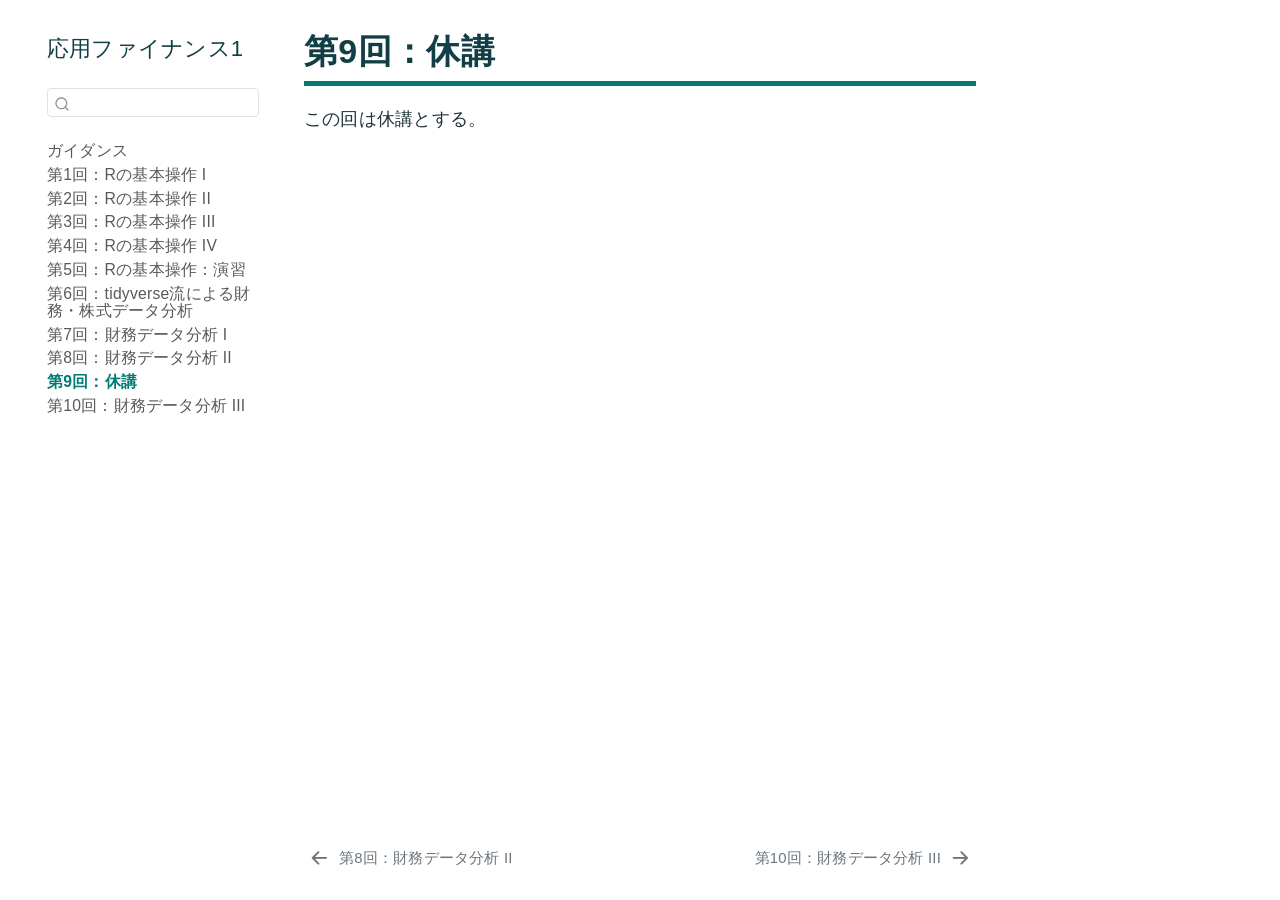
<file: lessons/09/index.html>
<!DOCTYPE html>
<html xmlns="http://www.w3.org/1999/xhtml" lang="ja" xml:lang="ja"><head>

<meta charset="utf-8">
<meta name="generator" content="quarto-1.10.18">

<meta name="viewport" content="width=device-width, initial-scale=1.0, user-scalable=yes">


<title>第9回：休講 – 応用ファイナンス1</title>
<style>
/* Default styles provided by pandoc.
** See https://pandoc.org/MANUAL.html#variables-for-html for config info.
*/
span.smallcaps{font-variant: small-caps;}
div.columns{display: flex; gap: 1.5em;}
div.column{flex: auto;}
@media screen {
div.columns{gap: min(4vw, 1.5em);}
div.column{overflow-x: auto;}
}
div.hanging-indent{margin-left: 1.5em; text-indent: -1.5em;}
ul.task-list{list-style: none;}
ul.task-list li input[type="checkbox"] {
  width: 0.8em;
  margin: 0 0.8em 0.2em -1em; /* quarto-specific, see https://github.com/quarto-dev/quarto-cli/issues/4556 */ 
  vertical-align: middle;
}
</style>


<script src="../../site_libs/quarto-nav/quarto-nav.js"></script>
<script src="../../site_libs/quarto-nav/headroom.min.js"></script>
<script src="../../site_libs/clipboard/clipboard.min.js"></script>
<script src="../../site_libs/quarto-search/autocomplete.umd.js"></script>
<script src="../../site_libs/quarto-search/fuse.min.js"></script>
<script src="../../site_libs/quarto-search/quarto-search.js"></script>
<meta name="quarto:offset" content="../../">
<link href="../../lessons/10/index.html" rel="next">
<link href="../../lessons/08/index.html" rel="prev">
<script src="../../site_libs/quarto-html/quarto.js" type="module"></script>
<script src="../../site_libs/quarto-html/tabsets/tabsets.js" type="module"></script>
<script src="../../site_libs/quarto-html/popper.min.js"></script>
<script src="../../site_libs/quarto-html/tippy.umd.min.js"></script>
<script src="../../site_libs/quarto-html/anchor.min.js"></script>
<link href="../../site_libs/quarto-html/tippy.css" rel="stylesheet">
<link href="../../site_libs/quarto-html/quarto-syntax-highlighting-37294f0e61b532b0f7ebd5ccc0471b30.css" rel="stylesheet" id="quarto-text-highlighting-styles">
<script src="../../site_libs/bootstrap/bootstrap.min.js"></script>
<link href="../../site_libs/bootstrap/bootstrap-icons.css" rel="stylesheet">
<link href="../../site_libs/bootstrap/bootstrap-2ca91016776c58decb83f80a962514dd.min.css" rel="stylesheet" append-hash="true" id="quarto-bootstrap" data-mode="light">
<script id="quarto-search-options" type="application/json">{
  "location": "sidebar",
  "copy-button": false,
  "collapse-after": 3,
  "panel-placement": "start",
  "type": "textbox",
  "limit": 50,
  "keyboard-shortcut": [
    "f",
    "/",
    "s"
  ],
  "language": {
    "search-no-results-text": "一致なし",
    "search-matching-documents-text": "一致した文書",
    "search-copy-link-title": "検索へのリンクをコピー",
    "search-hide-matches-text": "追加の検索結果を非表示",
    "search-more-match-text": "追加の検索結果",
    "search-more-matches-text": "追加の検索結果",
    "search-clear-button-title": "消去",
    "search-text-placeholder": "",
    "search-detached-cancel-button-title": "取消",
    "search-submit-button-title": "検索",
    "search-label": "サーチ"
  }
}</script>
<style>html{ scroll-behavior: smooth; }</style>


</head>

<body class="nav-sidebar floating quarto-light">

<div id="quarto-search-results"></div>
  <header id="quarto-header" class="headroom fixed-top">
  <nav class="quarto-secondary-nav">
    <div class="container-fluid d-flex">
      <button type="button" class="quarto-btn-toggle btn" data-bs-toggle="collapse" role="button" data-bs-target=".quarto-sidebar-collapse-item" aria-controls="quarto-sidebar" aria-expanded="false" aria-label="サイドバーを切り替える" onclick="if (window.quartoToggleHeadroom) { window.quartoToggleHeadroom(); }">
        <i class="bi bi-layout-text-sidebar-reverse"></i>
      </button>
        <nav class="quarto-page-breadcrumbs" aria-label="breadcrumb"><ol class="breadcrumb"><li class="breadcrumb-item"><a href="../../lessons/09/index.html">第9回：休講</a></li></ol></nav>
        <a class="flex-grow-1" role="navigation" data-bs-toggle="collapse" data-bs-target=".quarto-sidebar-collapse-item" aria-controls="quarto-sidebar" aria-expanded="false" aria-label="サイドバーを切り替える" onclick="if (window.quartoToggleHeadroom) { window.quartoToggleHeadroom(); }">      
        </a>
      <button type="button" class="btn quarto-search-button" aria-label="サーチ" onclick="window.quartoOpenSearch();">
        <i class="bi bi-search"></i>
      </button>
    </div>
  </nav>
</header>
<!-- content -->
<div id="quarto-content" class="quarto-container page-columns page-rows-contents page-layout-article">
<!-- sidebar -->
  <nav id="quarto-sidebar" class="sidebar collapse collapse-horizontal quarto-sidebar-collapse-item sidebar-navigation floating overflow-auto">
    <div class="pt-lg-2 mt-2 text-left sidebar-header">
    <div class="sidebar-title mb-0 py-0">
      <a href="../../">応用ファイナンス1</a> 
    </div>
      </div>
        <div class="mt-2 flex-shrink-0 align-items-center">
        <div class="sidebar-search">
        <div id="quarto-search" class="" title="サーチ"></div>
        </div>
        </div>
    <div class="sidebar-menu-container"> 
    <ul class="list-unstyled mt-1">
        <li class="sidebar-item">
  <div class="sidebar-item-container"> 
  <a href="../../index.html" class="sidebar-item-text sidebar-link">
 <span class="menu-text">ガイダンス</span></a>
  </div>
</li>
        <li class="sidebar-item">
  <div class="sidebar-item-container"> 
  <a href="../../lessons/01/index.html" class="sidebar-item-text sidebar-link">
 <span class="menu-text">第1回：Rの基本操作 I</span></a>
  </div>
</li>
        <li class="sidebar-item">
  <div class="sidebar-item-container"> 
  <a href="../../lessons/02/index.html" class="sidebar-item-text sidebar-link">
 <span class="menu-text">第2回：Rの基本操作 II</span></a>
  </div>
</li>
        <li class="sidebar-item">
  <div class="sidebar-item-container"> 
  <a href="../../lessons/03/index.html" class="sidebar-item-text sidebar-link">
 <span class="menu-text">第3回：Rの基本操作 III</span></a>
  </div>
</li>
        <li class="sidebar-item">
  <div class="sidebar-item-container"> 
  <a href="../../lessons/04/index.html" class="sidebar-item-text sidebar-link">
 <span class="menu-text">第4回：Rの基本操作 IV</span></a>
  </div>
</li>
        <li class="sidebar-item">
  <div class="sidebar-item-container"> 
  <a href="../../lessons/05/index.html" class="sidebar-item-text sidebar-link">
 <span class="menu-text">第5回：Rの基本操作：演習</span></a>
  </div>
</li>
        <li class="sidebar-item">
  <div class="sidebar-item-container"> 
  <a href="../../lessons/06/index.html" class="sidebar-item-text sidebar-link">
 <span class="menu-text">第6回：tidyverse流による財務・株式データ分析</span></a>
  </div>
</li>
        <li class="sidebar-item">
  <div class="sidebar-item-container"> 
  <a href="../../lessons/07/index.html" class="sidebar-item-text sidebar-link">
 <span class="menu-text">第7回：財務データ分析 I</span></a>
  </div>
</li>
        <li class="sidebar-item">
  <div class="sidebar-item-container"> 
  <a href="../../lessons/08/index.html" class="sidebar-item-text sidebar-link">
 <span class="menu-text">第8回：財務データ分析 II</span></a>
  </div>
</li>
        <li class="sidebar-item">
  <div class="sidebar-item-container"> 
  <a href="../../lessons/09/index.html" class="sidebar-item-text sidebar-link active">
 <span class="menu-text">第9回：休講</span></a>
  </div>
</li>
        <li class="sidebar-item">
  <div class="sidebar-item-container"> 
  <a href="../../lessons/10/index.html" class="sidebar-item-text sidebar-link">
 <span class="menu-text">第10回：財務データ分析 III</span></a>
  </div>
</li>
    </ul>
    </div>
</nav>
<div id="quarto-sidebar-glass" class="quarto-sidebar-collapse-item" data-bs-toggle="collapse" data-bs-target=".quarto-sidebar-collapse-item"></div>
<!-- margin-sidebar -->
    <div id="quarto-margin-sidebar" class="sidebar margin-sidebar zindex-bottom">
        
    </div>
<!-- main -->
<main class="content" id="quarto-document-content">

<header id="title-block-header" class="quarto-title-block default">
<div class="quarto-title">
<h1 class="title">第9回：休講</h1>
</div>



<div class="quarto-title-meta">

    
  
    
  </div>
  


</header>


<p>この回は休講とする。</p>



</main> <!-- /main -->
<script id="quarto-html-after-body" type="application/javascript">
  window.document.addEventListener("DOMContentLoaded", function (event) {
    const icon = "";
    const anchorJS = new window.AnchorJS();
    anchorJS.options = {
      placement: 'right',
      icon: icon
    };
    anchorJS.add('.anchored');
    const isCodeAnnotation = (el) => {
      for (const clz of el.classList) {
        if (clz.startsWith('code-annotation-')) {                     
          return true;
        }
      }
      return false;
    }
    const onCopySuccess = function(e) {
      // button target
      const button = e.trigger;
      // don't keep focus
      button.blur();
      // flash "checked"
      button.classList.add('code-copy-button-checked');
      var currentTitle = button.getAttribute("title");
      button.setAttribute("title", "コピーしました");
      let tooltip;
      if (window.bootstrap) {
        button.setAttribute("data-bs-toggle", "tooltip");
        button.setAttribute("data-bs-placement", "left");
        button.setAttribute("data-bs-title", "コピーしました");
        tooltip = new bootstrap.Tooltip(button, 
          { trigger: "manual", 
            customClass: "code-copy-button-tooltip",
            offset: [0, -8]});
        tooltip.show();    
      }
      setTimeout(function() {
        if (tooltip) {
          tooltip.hide();
          button.removeAttribute("data-bs-title");
          button.removeAttribute("data-bs-toggle");
          button.removeAttribute("data-bs-placement");
        }
        button.setAttribute("title", currentTitle);
        button.classList.remove('code-copy-button-checked');
      }, 1000);
      // clear code selection
      e.clearSelection();
    }
    const getTextToCopy = function(trigger) {
      const outerScaffold = trigger.parentElement.cloneNode(true);
      const codeEl = outerScaffold.querySelector('code');
      for (const childEl of codeEl.children) {
        if (isCodeAnnotation(childEl)) {
          childEl.remove();
        }
      }
      return codeEl.innerText;
    }
    const clipboard = new window.ClipboardJS('.code-copy-button:not([data-in-quarto-modal])', {
      text: getTextToCopy
    });
    clipboard.on('success', onCopySuccess);
    if (window.document.getElementById('quarto-embedded-source-code-modal')) {
      const clipboardModal = new window.ClipboardJS('.code-copy-button[data-in-quarto-modal]', {
        text: getTextToCopy,
        container: window.document.getElementById('quarto-embedded-source-code-modal')
      });
      clipboardModal.on('success', onCopySuccess);
    }
      var localhostRegex = new RegExp(/^(?:http|https):\/\/localhost\:?[0-9]*\//);
      var mailtoRegex = new RegExp(/^mailto:/);
        var filterRegex = new RegExp('/' + window.location.host + '/');
      var isInternal = (href) => {
          return filterRegex.test(href) || localhostRegex.test(href) || mailtoRegex.test(href);
      }
      // Inspect non-navigation links and adorn them if external
     var links = window.document.querySelectorAll('a[href]:not(.nav-link):not(.navbar-brand):not(.toc-action):not(.sidebar-link):not(.sidebar-item-toggle):not(.pagination-link):not(.no-external):not([aria-hidden]):not(.dropdown-item):not(.quarto-navigation-tool):not(.about-link)');
      for (var i=0; i<links.length; i++) {
        const link = links[i];
        if (!isInternal(link.href)) {
          // undo the damage that might have been done by quarto-nav.js in the case of
          // links that we want to consider external
          if (link.dataset.originalHref !== undefined) {
            link.href = link.dataset.originalHref;
          }
        }
      }
    function tippyHover(el, contentFn, onTriggerFn, onUntriggerFn) {
      const config = {
        allowHTML: true,
        maxWidth: 500,
        delay: 100,
        arrow: false,
        appendTo: function(el) {
            return el.parentElement;
        },
        interactive: true,
        interactiveBorder: 10,
        theme: 'quarto',
        placement: 'bottom-start',
      };
      if (contentFn) {
        config.content = contentFn;
      }
      if (onTriggerFn) {
        config.onTrigger = onTriggerFn;
      }
      if (onUntriggerFn) {
        config.onUntrigger = onUntriggerFn;
      }
      window.tippy(el, config); 
    }
    const noterefs = window.document.querySelectorAll('a[role="doc-noteref"]');
    for (var i=0; i<noterefs.length; i++) {
      const ref = noterefs[i];
      tippyHover(ref, function() {
        // use id or data attribute instead here
        let href = ref.getAttribute('data-footnote-href') || ref.getAttribute('href');
        try { href = new URL(href).hash; } catch {}
        const id = href.replace(/^#\/?/, "");
        const note = window.document.getElementById(id);
        if (note) {
          return note.innerHTML;
        } else {
          return "";
        }
      });
    }
    const xrefs = window.document.querySelectorAll('a.quarto-xref');
    const processXRef = (id, note) => {
      // Strip column container classes
      const stripColumnClz = (el) => {
        el.classList.remove("page-full", "page-columns");
        if (el.children) {
          for (const child of el.children) {
            stripColumnClz(child);
          }
        }
      }
      stripColumnClz(note)
      if (id === null || id.startsWith('sec-')) {
        // Special case sections, only their first couple elements
        const container = document.createElement("div");
        if (note.children && note.children.length > 2) {
          container.appendChild(note.children[0].cloneNode(true));
          for (let i = 1; i < note.children.length; i++) {
            const child = note.children[i];
            if (child.tagName === "P" && child.innerText === "") {
              continue;
            } else {
              container.appendChild(child.cloneNode(true));
              break;
            }
          }
          if (window.Quarto?.typesetMath) {
            window.Quarto.typesetMath(container);
          }
          return container.innerHTML
        } else {
          if (window.Quarto?.typesetMath) {
            window.Quarto.typesetMath(note);
          }
          return note.innerHTML;
        }
      } else {
        // Remove any anchor links if they are present
        const anchorLink = note.querySelector('a.anchorjs-link');
        if (anchorLink) {
          anchorLink.remove();
        }
        if (window.Quarto?.typesetMath) {
          window.Quarto.typesetMath(note);
        }
        if (note.classList.contains("callout")) {
          return note.outerHTML;
        } else {
          return note.innerHTML;
        }
      }
    }
    for (var i=0; i<xrefs.length; i++) {
      const xref = xrefs[i];
      tippyHover(xref, undefined, function(instance) {
        instance.disable();
        let url = xref.getAttribute('href');
        let hash = undefined; 
        if (url.startsWith('#')) {
          hash = url;
        } else {
          try { hash = new URL(url).hash; } catch {}
        }
        if (hash) {
          const id = hash.replace(/^#\/?/, "");
          const note = window.document.getElementById(id);
          if (note !== null) {
            try {
              const html = processXRef(id, note.cloneNode(true));
              instance.setContent(html);
            } finally {
              instance.enable();
              instance.show();
            }
          } else {
            // See if we can fetch this
            fetch(url.split('#')[0])
            .then(res => res.text())
            .then(html => {
              const parser = new DOMParser();
              const htmlDoc = parser.parseFromString(html, "text/html");
              const note = htmlDoc.getElementById(id);
              if (note !== null) {
                const html = processXRef(id, note);
                instance.setContent(html);
              } 
            }).finally(() => {
              instance.enable();
              instance.show();
            });
          }
        } else {
          // See if we can fetch a full url (with no hash to target)
          // This is a special case and we should probably do some content thinning / targeting
          fetch(url)
          .then(res => res.text())
          .then(html => {
            const parser = new DOMParser();
            const htmlDoc = parser.parseFromString(html, "text/html");
            const note = htmlDoc.querySelector('main.content');
            if (note !== null) {
              // This should only happen for chapter cross references
              // (since there is no id in the URL)
              // remove the first header
              if (note.children.length > 0 && note.children[0].tagName === "HEADER") {
                note.children[0].remove();
              }
              const html = processXRef(null, note);
              instance.setContent(html);
            } 
          }).finally(() => {
            instance.enable();
            instance.show();
          });
        }
      }, function(instance) {
      });
    }
        let selectedAnnoteEl;
        const selectorForAnnotation = ( cell, annotation) => {
          let cellAttr = 'data-code-cell="' + cell + '"';
          let lineAttr = 'data-code-annotation="' +  annotation + '"';
          const selector = 'span[' + cellAttr + '][' + lineAttr + ']';
          return selector;
        }
        const selectCodeLines = (annoteEl) => {
          const doc = window.document;
          const targetCell = annoteEl.getAttribute("data-target-cell");
          const targetAnnotation = annoteEl.getAttribute("data-target-annotation");
          const annoteSpan = window.document.querySelector(selectorForAnnotation(targetCell, targetAnnotation));
          const lines = annoteSpan.getAttribute("data-code-lines").split(",");
          const lineIds = lines.map((line) => {
            return targetCell + "-" + line;
          })
          let top = null;
          let height = null;
          let parent = null;
          if (lineIds.length > 0) {
              //compute the position of the single el (top and bottom and make a div)
              const el = window.document.getElementById(lineIds[0]);
              top = el.offsetTop;
              height = el.offsetHeight;
              parent = el.parentElement.parentElement;
            if (lineIds.length > 1) {
              const lastEl = window.document.getElementById(lineIds[lineIds.length - 1]);
              const bottom = lastEl.offsetTop + lastEl.offsetHeight;
              height = bottom - top;
            }
            if (top !== null && height !== null && parent !== null) {
              // cook up a div (if necessary) and position it 
              let div = window.document.getElementById("code-annotation-line-highlight");
              if (div === null) {
                div = window.document.createElement("div");
                div.setAttribute("id", "code-annotation-line-highlight");
                div.style.position = 'absolute';
                parent.appendChild(div);
              }
              div.style.top = top - 2 + "px";
              div.style.height = height + 4 + "px";
              div.style.left = 0;
              let gutterDiv = window.document.getElementById("code-annotation-line-highlight-gutter");
              if (gutterDiv === null) {
                gutterDiv = window.document.createElement("div");
                gutterDiv.setAttribute("id", "code-annotation-line-highlight-gutter");
                gutterDiv.style.position = 'absolute';
                const codeCell = window.document.getElementById(targetCell);
                const gutter = codeCell.querySelector('.code-annotation-gutter');
                gutter.appendChild(gutterDiv);
              }
              gutterDiv.style.top = top - 2 + "px";
              gutterDiv.style.height = height + 4 + "px";
            }
            selectedAnnoteEl = annoteEl;
          }
        };
        const unselectCodeLines = () => {
          const elementsIds = ["code-annotation-line-highlight", "code-annotation-line-highlight-gutter"];
          elementsIds.forEach((elId) => {
            const div = window.document.getElementById(elId);
            if (div) {
              div.remove();
            }
          });
          selectedAnnoteEl = undefined;
        };
          // Handle positioning of the toggle
      window.addEventListener(
        "resize",
        throttle(() => {
          elRect = undefined;
          if (selectedAnnoteEl) {
            selectCodeLines(selectedAnnoteEl);
          }
        }, 10)
      );
      function throttle(fn, ms) {
      let throttle = false;
      let timer;
        return (...args) => {
          if(!throttle) { // first call gets through
              fn.apply(this, args);
              throttle = true;
          } else { // all the others get throttled
              if(timer) clearTimeout(timer); // cancel #2
              timer = setTimeout(() => {
                fn.apply(this, args);
                timer = throttle = false;
              }, ms);
          }
        };
      }
        // Attach click handler to the DT
        const annoteDls = window.document.querySelectorAll('dt[data-target-cell]');
        for (const annoteDlNode of annoteDls) {
          annoteDlNode.addEventListener('click', (event) => {
            const clickedEl = event.target;
            if (clickedEl !== selectedAnnoteEl) {
              unselectCodeLines();
              const activeEl = window.document.querySelector('dt[data-target-cell].code-annotation-active');
              if (activeEl) {
                activeEl.classList.remove('code-annotation-active');
              }
              selectCodeLines(clickedEl);
              clickedEl.classList.add('code-annotation-active');
            } else {
              // Unselect the line
              unselectCodeLines();
              clickedEl.classList.remove('code-annotation-active');
            }
          });
        }
    const findCites = (el) => {
      const parentEl = el.parentElement;
      if (parentEl) {
        const cites = parentEl.dataset.cites;
        if (cites) {
          return {
            el,
            cites: cites.split(' ')
          };
        } else {
          return findCites(el.parentElement)
        }
      } else {
        return undefined;
      }
    };
    var bibliorefs = window.document.querySelectorAll('a[role="doc-biblioref"]');
    for (var i=0; i<bibliorefs.length; i++) {
      const ref = bibliorefs[i];
      const citeInfo = findCites(ref);
      if (citeInfo) {
        tippyHover(citeInfo.el, function() {
          var popup = window.document.createElement('div');
          citeInfo.cites.forEach(function(cite) {
            var citeDiv = window.document.createElement('div');
            citeDiv.classList.add('hanging-indent');
            citeDiv.classList.add('csl-entry');
            var biblioDiv = window.document.getElementById('ref-' + cite);
            if (biblioDiv) {
              citeDiv.innerHTML = biblioDiv.innerHTML;
            }
            popup.appendChild(citeDiv);
          });
          return popup.innerHTML;
        });
      }
    }
  });
  </script>
<nav class="page-navigation">
  <div class="nav-page nav-page-previous">
      <a href="../../lessons/08/index.html" class="pagination-link" aria-label="第8回：財務データ分析 II">
        <i class="bi bi-arrow-left-short"></i> <span class="nav-page-text">第8回：財務データ分析 II</span>
      </a>          
  </div>
  <div class="nav-page nav-page-next">
      <a href="../../lessons/10/index.html" class="pagination-link" aria-label="第10回：財務データ分析 III">
        <span class="nav-page-text">第10回：財務データ分析 III</span> <i class="bi bi-arrow-right-short"></i>
      </a>
  </div>
</nav>
</div> <!-- /content -->




<script src="../../site_libs/quarto-html/zenscroll-min.js"></script>
</body></html>
</file>
<file: site_libs/quarto-html/tippy.css>
.tippy-box[data-animation=fade][data-state=hidden]{opacity:0}[data-tippy-root]{max-width:calc(100vw - 10px)}.tippy-box{position:relative;background-color:#333;color:#fff;border-radius:4px;font-size:14px;line-height:1.4;white-space:normal;outline:0;transition-property:transform,visibility,opacity}.tippy-box[data-placement^=top]>.tippy-arrow{bottom:0}.tippy-box[data-placement^=top]>.tippy-arrow:before{bottom:-7px;left:0;border-width:8px 8px 0;border-top-color:initial;transform-origin:center top}.tippy-box[data-placement^=bottom]>.tippy-arrow{top:0}.tippy-box[data-placement^=bottom]>.tippy-arrow:before{top:-7px;left:0;border-width:0 8px 8px;border-bottom-color:initial;transform-origin:center bottom}.tippy-box[data-placement^=left]>.tippy-arrow{right:0}.tippy-box[data-placement^=left]>.tippy-arrow:before{border-width:8px 0 8px 8px;border-left-color:initial;right:-7px;transform-origin:center left}.tippy-box[data-placement^=right]>.tippy-arrow{left:0}.tippy-box[data-placement^=right]>.tippy-arrow:before{left:-7px;border-width:8px 8px 8px 0;border-right-color:initial;transform-origin:center right}.tippy-box[data-inertia][data-state=visible]{transition-timing-function:cubic-bezier(.54,1.5,.38,1.11)}.tippy-arrow{width:16px;height:16px;color:#333}.tippy-arrow:before{content:"";position:absolute;border-color:transparent;border-style:solid}.tippy-content{position:relative;padding:5px 9px;z-index:1}
</file>
<file: site_libs/quarto-html/quarto-syntax-highlighting-37294f0e61b532b0f7ebd5ccc0471b30.css>
/* quarto syntax highlight colors */
:root {
  --quarto-hl-ot-color: #003B4F;
  --quarto-hl-at-color: #657422;
  --quarto-hl-ss-color: #20794D;
  --quarto-hl-an-color: #5E5E5E;
  --quarto-hl-fu-color: #4758AB;
  --quarto-hl-st-color: #20794D;
  --quarto-hl-cf-color: #003B4F;
  --quarto-hl-op-color: #5E5E5E;
  --quarto-hl-er-color: #AD0000;
  --quarto-hl-bn-color: #AD0000;
  --quarto-hl-al-color: #AD0000;
  --quarto-hl-va-color: #111111;
  --quarto-hl-bu-color: inherit;
  --quarto-hl-ex-color: inherit;
  --quarto-hl-pp-color: #AD0000;
  --quarto-hl-in-color: #5E5E5E;
  --quarto-hl-vs-color: #20794D;
  --quarto-hl-wa-color: #5E5E5E;
  --quarto-hl-do-color: #5E5E5E;
  --quarto-hl-im-color: #00769E;
  --quarto-hl-ch-color: #20794D;
  --quarto-hl-dt-color: #AD0000;
  --quarto-hl-fl-color: #AD0000;
  --quarto-hl-co-color: #5E5E5E;
  --quarto-hl-cv-color: #5E5E5E;
  --quarto-hl-cn-color: #8f5902;
  --quarto-hl-sc-color: #5E5E5E;
  --quarto-hl-dv-color: #AD0000;
  --quarto-hl-kw-color: #003B4F;
}

/* other quarto variables */
:root {
  --quarto-font-monospace: "SFMono-Regular", "Cascadia Code", "Roboto Mono", monospace;
}

/* syntax highlight based on Pandoc's rules */
pre > code.sourceCode > span {
  color: #003B4F;
}

code.sourceCode > span {
  color: #003B4F;
}

div.sourceCode,
div.sourceCode pre.sourceCode {
  color: #003B4F;
}

/* Normal */
code span {
  color: #003B4F;
}

/* Alert */
code span.al {
  color: #AD0000;
  font-style: inherit;
}

/* Annotation */
code span.an {
  color: #5E5E5E;
  font-style: inherit;
}

/* Attribute */
code span.at {
  color: #657422;
  font-style: inherit;
}

/* BaseN */
code span.bn {
  color: #AD0000;
  font-style: inherit;
}

/* BuiltIn */
code span.bu {
  font-style: inherit;
}

/* ControlFlow */
code span.cf {
  color: #003B4F;
  font-weight: bold;
  font-style: inherit;
}

/* Char */
code span.ch {
  color: #20794D;
  font-style: inherit;
}

/* Constant */
code span.cn {
  color: #8f5902;
  font-style: inherit;
}

/* Comment */
code span.co {
  color: #5E5E5E;
  font-style: inherit;
}

/* CommentVar */
code span.cv {
  color: #5E5E5E;
  font-style: italic;
}

/* Documentation */
code span.do {
  color: #5E5E5E;
  font-style: italic;
}

/* DataType */
code span.dt {
  color: #AD0000;
  font-style: inherit;
}

/* DecVal */
code span.dv {
  color: #AD0000;
  font-style: inherit;
}

/* Error */
code span.er {
  color: #AD0000;
  font-style: inherit;
}

/* Extension */
code span.ex {
  font-style: inherit;
}

/* Float */
code span.fl {
  color: #AD0000;
  font-style: inherit;
}

/* Function */
code span.fu {
  color: #4758AB;
  font-style: inherit;
}

/* Import */
code span.im {
  color: #00769E;
  font-style: inherit;
}

/* Information */
code span.in {
  color: #5E5E5E;
  font-style: inherit;
}

/* Keyword */
code span.kw {
  color: #003B4F;
  font-weight: bold;
  font-style: inherit;
}

/* Operator */
code span.op {
  color: #5E5E5E;
  font-style: inherit;
}

/* Other */
code span.ot {
  color: #003B4F;
  font-style: inherit;
}

/* Preprocessor */
code span.pp {
  color: #AD0000;
  font-style: inherit;
}

/* SpecialChar */
code span.sc {
  color: #5E5E5E;
  font-style: inherit;
}

/* SpecialString */
code span.ss {
  color: #20794D;
  font-style: inherit;
}

/* String */
code span.st {
  color: #20794D;
  font-style: inherit;
}

/* Variable */
code span.va {
  color: #111111;
  font-style: inherit;
}

/* VerbatimString */
code span.vs {
  color: #20794D;
  font-style: inherit;
}

/* Warning */
code span.wa {
  color: #5E5E5E;
  font-style: italic;
}

.prevent-inlining {
  content: "</";
}

/*# sourceMappingURL=f71e860bfb44495ae39a9ea02bd759d4.css.map */
</file>
